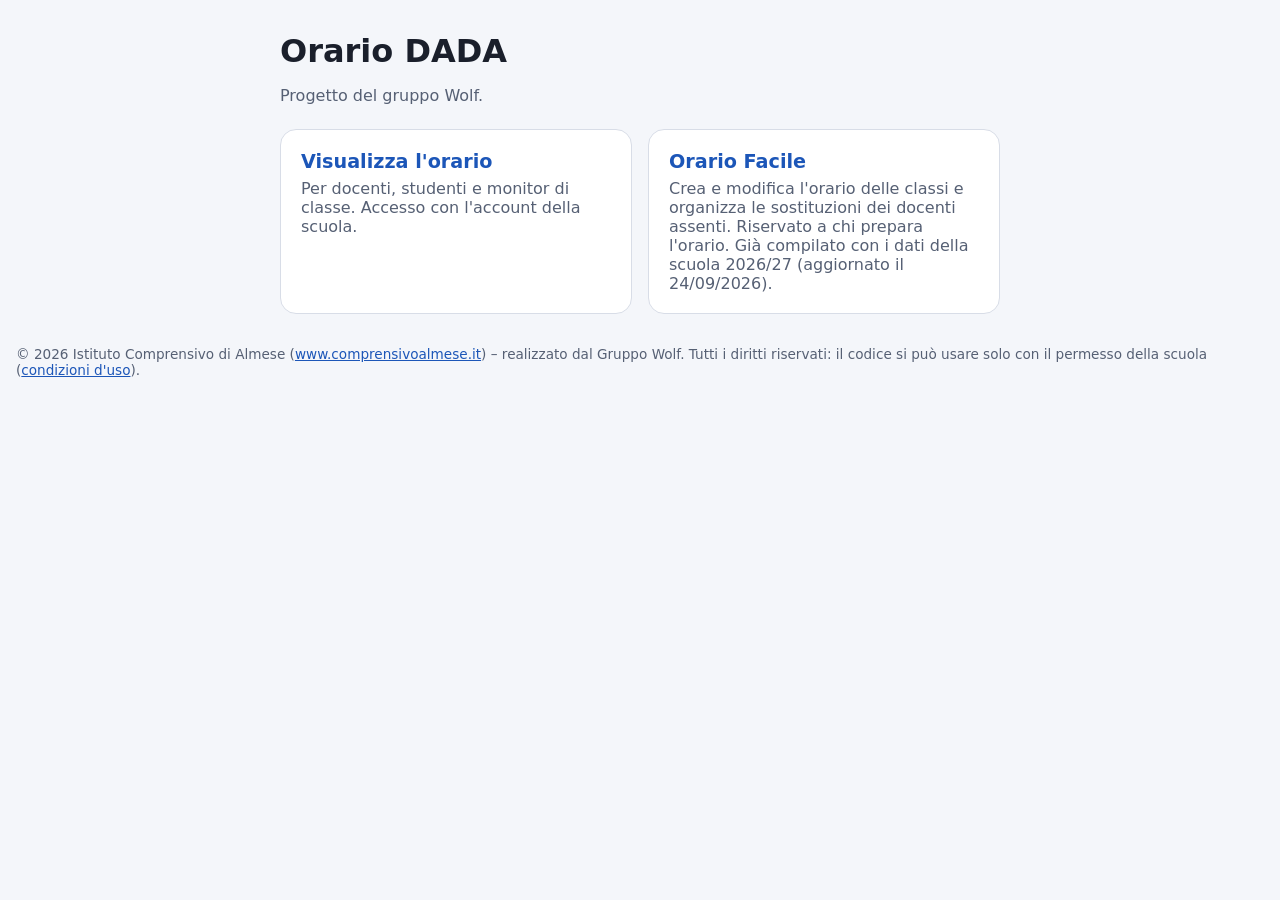
<file: index.html>
<!doctype html>
<!-- © 2026 Istituto Comprensivo di Almese (www.comprensivoalmese.it) – realizzato dal Gruppo Wolf.
     Tutti i diritti riservati: nessun uso senza permesso scritto della scuola (vedi LICENZA.md) -->
<html lang="it">
<head>
  <meta charset="utf-8">
  <meta name="viewport" content="width=device-width, initial-scale=1">
  <title>iclaudecanti – Orario DADA</title>
  <link rel="icon" href="app/icone/icona.svg" type="image/svg+xml">
  <!-- Icona per iPhone/iPad quando si usa "Aggiungi alla schermata Home" (Apple non legge l'SVG) -->
  <link rel="apple-touch-icon" sizes="180x180" href="app/icone/apple-touch-icon.png">
  <style>
    :root { --sfondo: #f4f6fa; --scheda: #fff; --testo: #1a1f2b; --tenue: #566074; --primario: #1c56b8; --bordo: #d8dde7; }
    @media (prefers-color-scheme: dark) {
      :root { --sfondo: #11151c; --scheda: #1a2029; --testo: #e8ecf3; --tenue: #a3adbf; --primario: #7fa8f5; --bordo: #313a48; }
    }
    body { font-family: system-ui, sans-serif; margin: 0; padding: 32px 16px; background: var(--sfondo); color: var(--testo); }
    main { max-width: 720px; margin: 0 auto; }
    h1 { margin: 0 0 4px; }
    p { color: var(--tenue); }
    .schede { display: grid; gap: 16px; grid-template-columns: repeat(auto-fit, minmax(260px, 1fr)); margin-top: 24px; }
    /* Ogni scheda è un link grande, comodo da toccare */
    .scheda { display: block; padding: 20px; border-radius: 16px; background: var(--scheda); border: 1px solid var(--bordo); color: inherit; text-decoration: none; }
    .scheda:hover, .scheda:focus-visible { border-color: var(--primario); }
    .scheda strong { display: block; font-size: 1.2rem; color: var(--primario); margin-bottom: 6px; }
    .scheda span { color: var(--tenue); }
    .crediti { margin-top: 32px; font-size: .85rem; }
    .crediti a { color: var(--primario); }
  </style>
</head>
<body>
  <main>
    <h1>Orario DADA</h1>
    <p>Progetto del gruppo Wolf.</p>
    <div class="schede">
      <a class="scheda" href="app/">
        <strong>Visualizza l'orario</strong>
        <span>Per docenti, studenti e monitor di classe. Accesso con l'account della scuola.</span>
      </a>
      <a class="scheda" href="orario-facile/">
        <strong>Orario Facile</strong>
        <span>Crea e modifica l'orario delle classi e organizza le sostituzioni dei docenti assenti. Riservato a chi prepara l'orario. Già compilato con i dati della scuola 2026/27 (aggiornato il 24/09/2026).</span>
      </a>
    </div>
  </main>
  <!-- Copyright e condizioni d'uso del codice (vedi LICENZA.md) -->
  <footer class="crediti">
    <p>© 2026 Istituto Comprensivo di Almese
      (<a href="https://www.comprensivoalmese.it">www.comprensivoalmese.it</a>) – realizzato dal Gruppo Wolf.
      Tutti i diritti riservati: il codice si può usare solo con il permesso della scuola
      (<a href="https://github.com/alessandrotrino-creator/iclaudecanti/blob/main/LICENZA.md">condizioni d'uso</a>).</p>
  </footer>
</body>
</html>
</file>
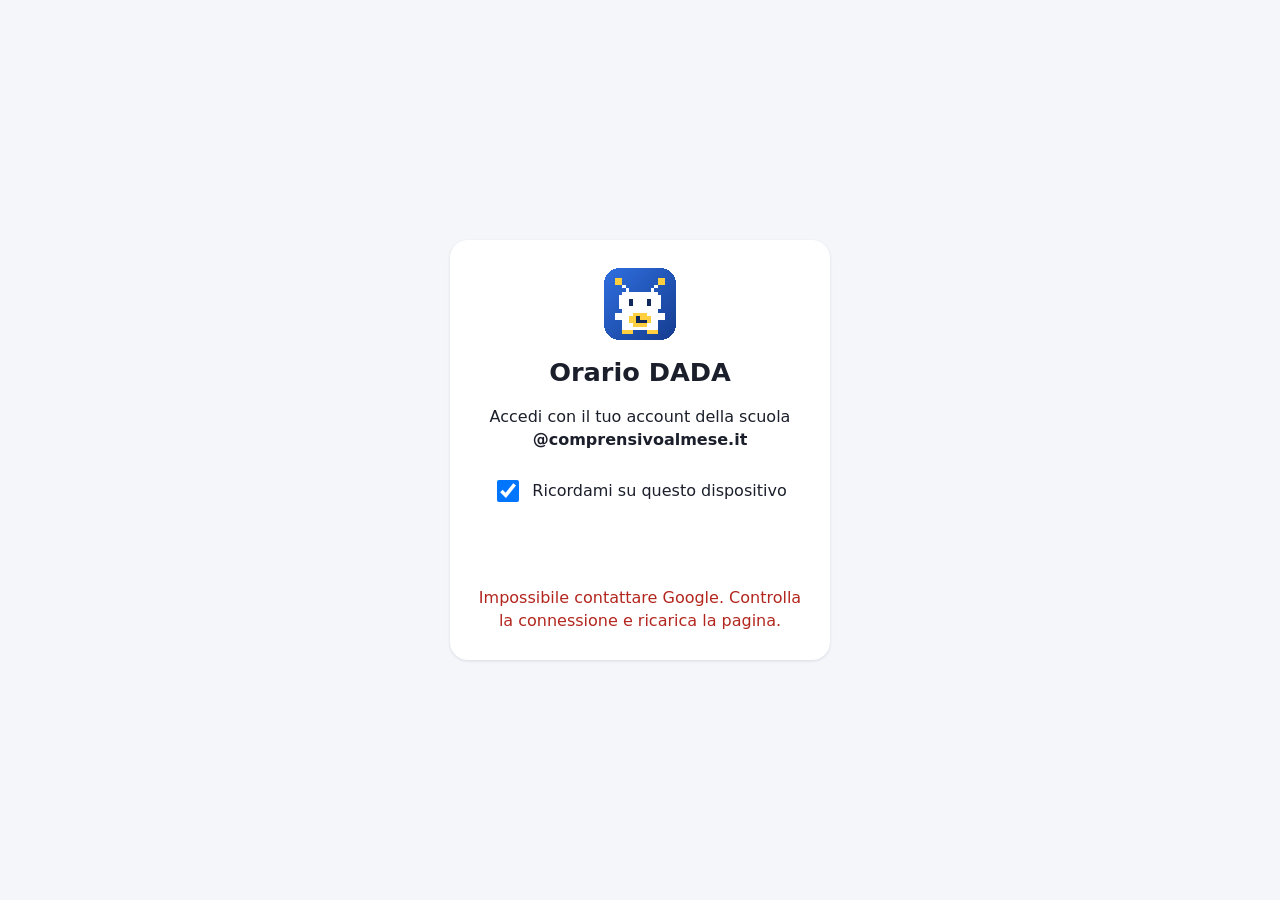
<file: app/index.html>
<!doctype html>
<!-- © 2026 Istituto Comprensivo di Almese (www.comprensivoalmese.it) – realizzato dal Gruppo Wolf.
     Tutti i diritti riservati: nessun uso senza permesso scritto della scuola (vedi LICENZA.md) -->
<html lang="it">
<head>
  <meta charset="utf-8">
  <meta name="viewport" content="width=device-width, initial-scale=1, viewport-fit=cover">
  <title>Orario DADA</title>
  <meta name="description" content="Orario delle lezioni: classi, docenti e aule.">
  <meta name="theme-color" content="#1c56b8">
  <!-- Installazione come app (Android, Windows, iPhone/iPad) -->
  <link rel="manifest" href="manifest.webmanifest">
  <link rel="icon" href="icone/icona.svg" type="image/svg+xml">
  <link rel="apple-touch-icon" sizes="180x180" href="icone/apple-touch-icon.png">
  <meta name="apple-mobile-web-app-capable" content="yes">
  <meta name="mobile-web-app-capable" content="yes">
  <meta name="apple-mobile-web-app-title" content="Orario">
  <meta name="apple-mobile-web-app-status-bar-style" content="default">
  <link rel="stylesheet" href="css/app.css">
  <link rel="stylesheet" href="css/brief.css">
  <link rel="stylesheet" href="css/campanella.css">
  <link rel="stylesheet" href="css/barra.css">
  <link rel="stylesheet" href="css/smart.css">
  <link rel="stylesheet" href="css/menu.css">
  <!-- Impostazioni e tema prima della pagina, per non vedere un lampo di colore sbagliato -->
  <script src="js/config.js"></script>
  <script src="js/tema.js"></script>
</head>
<body>
  <a class="salta" href="#contenuto">Vai all'orario</a>

  <!-- Caricamento: il robottino a pixel (la mascotte dell'app, come nell'icona) dondola mentre l'app si prepara.
       È disegnato qui dentro, così compare subito senza aspettare altri file. In caso di errore
       app.js sostituisce il contenuto con il messaggio e il pulsante "Riprova".
       Le misure sono in quadretti (griglia 16×16, la stessa di icone/icona.svg). -->
  <div id="caricamento" class="caricamento" role="status">
    <svg class="robot-caricamento" viewBox="-1.5 -1.5 19 19.5" shape-rendering="crispEdges" aria-hidden="true" focusable="false">
      <ellipse class="robot-ombra" cx="8" cy="16.9" rx="5.5" ry=".5"/>
      <g class="robot-tutto">
        <!-- antenne: le palline gialle pulsano -->
        <rect x="3" y="2" width="1" height="1" fill="#fff"/>
        <rect x="12" y="2" width="1" height="1" fill="#fff"/>
        <rect x="4" y="3" width="1" height="1" fill="#fff"/>
        <rect x="11" y="3" width="1" height="1" fill="#fff"/>
        <rect class="robot-luce" x="1" y="0" width="2" height="2" fill="#ffcf3f"/>
        <rect class="robot-luce" x="13" y="0" width="2" height="2" fill="#ffcf3f"/>
        <!-- corpo, con le braccine -->
        <rect x="3" y="4" width="10" height="1" fill="#fff"/>
        <rect x="2" y="5" width="12" height="4" fill="#fff"/>
        <rect x="3" y="9" width="10" height="1" fill="#fff"/>
        <rect x="1" y="10" width="14" height="2" fill="#fff"/>
        <rect x="3" y="12" width="10" height="3" fill="#fff"/>
        <!-- occhi a stanghetta: sbattono le palpebre -->
        <g class="robot-occhi">
          <rect x="5" y="6" width="1" height="2" fill="#10275a"/>
          <rect x="10" y="6" width="1" height="2" fill="#10275a"/>
        </g>
        <!-- orologio sulla pancia: la lancetta lunga gira -->
        <rect x="6" y="10" width="4" height="1" fill="#ffcf3f"/>
        <rect x="5" y="11" width="6" height="2" fill="#ffcf3f"/>
        <rect x="6" y="13" width="4" height="1" fill="#ffcf3f"/>
        <rect x="7" y="12" width="3" height="1" fill="#10275a"/>
        <rect class="robot-lancetta" x="7" y="11" width="1" height="1.5" fill="#10275a"/>
        <!-- piedi -->
        <rect x="3" y="15" width="3" height="1" fill="#ffcf3f"/>
        <rect x="10" y="15" width="3" height="1" fill="#ffcf3f"/>
      </g>
    </svg>
    <p class="testo-caricamento">Preparo l'orario<span class="puntini" aria-hidden="true"><span>.</span><span>.</span><span>.</span></span></p>
  </div>

  <!-- ===== Schermata di accesso ===== -->
  <main id="schermataAccesso" class="accesso" hidden aria-labelledby="titoloAccesso">
    <div class="scheda-accesso">
      <img src="icone/icona.svg" alt="" width="72" height="72">
      <h1 id="titoloAccesso">Orario DADA</h1>
      <p>Accedi con il tuo account della scuola <strong id="dominioAccesso"></strong></p>

      <label class="ricordami">
        <input type="checkbox" id="ricordami" checked>
        Ricordami su questo dispositivo
      </label>

      <!-- Qui Google disegna il pulsante "Accedi con Google" -->
      <div id="pulsanteGoogle" class="pulsante-google"></div>

      <!-- Modalità dimostrativa: si vede solo se manca l'ID client di Google in config.js -->
      <form id="moduloDemo" class="modulo-demo" hidden novalidate>
        <p class="avviso-demo"><strong>Modalità dimostrativa.</strong> L'accesso con Google non è ancora configurato: l'indirizzo non viene verificato.</p>
        <label for="emailDemo">Email della scuola</label>
        <input type="email" id="emailDemo" autocomplete="email" inputmode="email" required>
        <button type="submit" class="pulsante primario">Entra</button>
      </form>

      <p id="erroreAccesso" class="errore" role="alert"></p>
    </div>
  </main>

  <!-- ===== App ===== -->
  <div id="app" hidden>
    <header class="barra">
      <button type="button" id="btnHome" class="marchio" aria-label="Torna alla schermata iniziale">
        <img src="icone/icona.svg" alt="" width="32" height="32">
        <span class="testo-marchio">
          <span class="nome-app">Orario</span>
          <span id="infoScuola" class="info-scuola"></span>
        </span>
      </button>
      <span id="titoloMonitor" class="titolo-monitor"></span>
      <div class="azioni-barra">
        <span id="orologio" class="orologio"></span>
        <!-- Campanella: apre le impostazioni del suono; quando è attiva il tasto è acceso (giallo) -->
        <button type="button" id="btnCampanella" class="pulsante-campanella" aria-haspopup="true" aria-expanded="false" aria-controls="pannelloCampanella" aria-label="Campanella spenta: attivala">
          <svg viewBox="0 0 24 24" aria-hidden="true" focusable="false"><path fill="currentColor" d="M12 22a2.5 2.5 0 0 0 2.45-2h-4.9A2.5 2.5 0 0 0 12 22zm7-6v-5a7 7 0 0 0-5.5-6.84V3.5a1.5 1.5 0 0 0-3 0v.66A7 7 0 0 0 5 11v5l-2 2v1h18v-1z"/></svg>
        </button>
        <!-- Apre/chiude la vista "In breve" (la giornata a schede) -->
        <button type="button" id="btnBreve" class="pulsante pulsante-breve" aria-pressed="false" aria-controls="vistaBreve">
          <svg viewBox="0 0 16 16" aria-hidden="true" focusable="false"><path fill="currentColor" d="M2 2h5v5H2zM9 2h5v3H9zM9 7h5v7H9zM2 9h5v5H2z"/></svg>
          <span class="testo-tasto">In breve</span>
        </button>
        <!-- Sui telefoni questi tasti mostrano solo l'icona: la scritta resta per i lettori di schermo (css/barra.css) -->
        <!-- "Il mio orario": tasto come "Oggi"; apre la vista "In breve" con la giornata del docente che ha fatto l'accesso -->
        <button type="button" id="btnMioOrario" class="pulsante tasto-icona" title="Il mio orario" aria-pressed="false" aria-controls="vistaBreve" hidden>
          <svg class="icona-telefono" viewBox="0 0 24 24" aria-hidden="true" focusable="false"><path fill="currentColor" d="M12 12a5 5 0 1 0 0-10 5 5 0 0 0 0 10zm0 2c-4.4 0-8 2.2-8 5v3h16v-3c0-2.8-3.6-5-8-5z"/></svg>
          <span class="testo-tasto">Il mio orario</span>
        </button>
        <!-- Nomi veri dei docenti, dal file riservato su Google Drive (js/nomi.js): solo per chi ha accesso al file -->
        <button type="button" id="btnNomi" class="pulsante" aria-pressed="false" title="Mostra i nomi dei docenti al posto dei codici (DOC01…)">👁 Nomi</button>
        <button type="button" id="btnOggi" class="pulsante tasto-icona" title="Oggi">
          <svg class="icona-telefono" viewBox="0 0 24 24" aria-hidden="true" focusable="false"><path fill="currentColor" d="M7 2v2H5a2 2 0 0 0-2 2v14a2 2 0 0 0 2 2h14a2 2 0 0 0 2-2V6a2 2 0 0 0-2-2h-2V2h-2v2H9V2H7zM5 10h14v10H5V10zm2 2v4h4v-4H7z"/></svg>
          <span class="testo-tasto">Oggi</span>
        </button>
        <button type="button" id="btnUtente" class="pulsante-utente" aria-haspopup="true" aria-expanded="false" aria-controls="menu"></button>
      </div>
      <!-- Menu dell'utente (tabindex="-1": può ricevere il focus quando si apre, senza entrare nell'ordine del tasto Tab) -->
      <div id="menu" class="menu" tabindex="-1" aria-label="Menu utente" hidden>
        <p class="utente"><strong id="nomeUtente"></strong><br><span id="emailUtente"></span></p>
        <!-- Le voci sono divise in gruppi con un titolo; tutte hanno la stessa forma: icona + testo (css/menu.css) -->
        <div class="sezione-menu" role="group" aria-labelledby="titoloImpostazioni">
        <p class="titolo-sezione" id="titoloImpostazioni">Impostazioni</p>
        <label for="sceltaMonitor">Uso di questo dispositivo:</label>
        <select id="sceltaMonitor"></select>
        <!-- Compare solo per lo schermo all'ingresso -->
        <div id="gruppoRotazione" class="gruppo-menu" hidden>
          <!-- L'utente sceglie liberamente ogni quanti secondi cambiano le viste -->
          <label for="sceltaSecondi">Cambia vista ogni quanti secondi? (da 5 a 600)</label>
          <div class="campo-secondi">
            <button type="button" id="menoSecondi" class="pulsante" aria-label="5 secondi in meno">−</button>
            <input type="number" id="sceltaSecondi" min="5" max="600" step="1" inputmode="numeric">
            <span aria-hidden="true">secondi</span>
            <button type="button" id="piuSecondi" class="pulsante" aria-label="5 secondi in più">+</button>
          </div>
          <p id="esitoSecondi" class="esito-secondi" role="status"></p>
        </div>
        <label for="sceltaTema">Tema:</label>
        <select id="sceltaTema">
          <option value="dispositivo">Come il dispositivo</option>
          <option value="chiaro">Chiaro</option>
          <option value="scuro">Scuro</option>
          <option value="ora" id="opzioneTemaOra">Secondo l'ora</option>
        </select>
        <!-- Compare solo se su questo dispositivo c'è un orario preparato con Orario Facile -->
        <div id="gruppoFonte" class="gruppo-menu" hidden>
          <label for="sceltaFonte">Orario da mostrare:</label>
          <select id="sceltaFonte">
            <option value="bozza">Bozza di Orario Facile (questo dispositivo)</option>
            <option value="pubblicato">Orario pubblicato</option>
          </select>
        </div>
        </div>

        <div class="sezione-menu" role="group" aria-labelledby="titoloVociOrario">
          <p class="titolo-sezione" id="titoloVociOrario">Orario</p>
          <button type="button" id="btnRicarica" class="voce-menu">
            <svg class="icona-voce" viewBox="0 0 24 24" aria-hidden="true" focusable="false"><path fill="currentColor" d="M17.65 6.35A7.95 7.95 0 0 0 12 4a8 8 0 1 0 7.73 10h-2.08A6 6 0 1 1 12 6c1.66 0 3.14.69 4.22 1.78L13 11h7V4l-2.35 2.35z"/></svg>
            <span class="testo-voce">Aggiorna l'orario</span></button>
          <!-- come il pulsante «Nomi» della barra, che sugli schermi stretti è nascosto per mancanza di spazio -->
          <button type="button" id="btnNomiMenu" class="voce-menu">
            <svg class="icona-voce" viewBox="0 0 24 24" aria-hidden="true" focusable="false"><path fill="currentColor" d="M12 5c-5 0-9 4.5-10 7 1 2.5 5 7 10 7s9-4.5 10-7c-1-2.5-5-7-10-7zm0 11a4 4 0 1 1 0-8 4 4 0 0 1 0 8zm0-6a2 2 0 1 0 0 4 2 2 0 0 0 0-4z"/></svg>
            <span class="testo-voce">Mostra i nomi dei docenti</span></button>
          <button type="button" id="btnSchermoIntero" class="voce-menu">
            <svg class="icona-voce" viewBox="0 0 24 24" aria-hidden="true" focusable="false"><path fill="currentColor" d="M4 4h6v2H6v4H4V4zm10 0h6v6h-2V6h-4V4zM4 14h2v4h4v2H4v-6zm14 0h2v6h-6v-2h4v-4z"/></svg>
            <span class="testo-voce">Schermo intero</span></button>
        </div>

        <!-- Solo per chi può modificare l'orario: se tutte le voci sono nascoste sparisce anche il titolo -->
        <div class="sezione-menu" role="group" aria-labelledby="titoloGestione">
          <p class="titolo-sezione" id="titoloGestione">Gestione</p>
          <a id="linkOrarioFacile" class="voce-menu" href="../orario-facile/" target="orariofacile">
            <svg class="icona-voce" viewBox="0 0 24 24" aria-hidden="true" focusable="false"><path fill="currentColor" d="M3 17.25V21h3.75L17.8 9.94l-3.75-3.75L3 17.25zM20.7 7.04a1 1 0 0 0 0-1.41l-2.34-2.34a1 1 0 0 0-1.41 0l-1.83 1.83 3.75 3.75 1.83-1.83z"/></svg>
            <span class="testo-voce">Modifica in Orario Facile</span></a>
          <!-- Apre direttamente la scheda Sostituzioni di Orario Facile (come sopra: solo per chi può modificare) -->
          <a id="linkSostituzioni" class="voce-menu" href="../orario-facile/#sostituzioni" target="orariofacile">
            <svg class="icona-voce" viewBox="0 0 24 24" aria-hidden="true" focusable="false"><path fill="currentColor" d="M16 11a3 3 0 1 0 0-6 3 3 0 0 0 0 6zm-8 0a3 3 0 1 0 0-6 3 3 0 0 0 0 6zm0 2c-2.7 0-8 1.3-8 4v2h10v-2c0-1.3.5-2.3 1.4-3.1A12 12 0 0 0 8 13zm8 0c-.3 0-.7 0-1.1.1 1.2.8 2.1 1.9 2.1 3.4V19h7v-2c0-2.7-5.3-4-8-4z"/></svg>
            <span class="testo-voce">Sostituzioni docenti</span></a>
          <!-- Versione semplice e rapida delle sostituzioni, dentro l'app (js/smart.js): solo per chi è autorizzato -->
          <button type="button" id="btnSostSmart" class="voce-menu" hidden>
            <svg class="icona-voce" viewBox="0 0 24 24" aria-hidden="true" focusable="false"><path fill="currentColor" d="M13 2 4 14h6l-1 8 9-12h-6l1-8z"/></svg>
            <span class="testo-voce">Sostituzioni smart</span></button>
          <!-- Cambi d'aula di un giorno (stessa pagina di "Sostituzioni smart", modalità 'cambi'): solo per chi è autorizzato -->
          <button type="button" id="btnCambiAula" class="voce-menu" hidden>
            <svg class="icona-voce" viewBox="0 0 24 24" aria-hidden="true" focusable="false"><path fill="currentColor" d="M7 7h11.2l-3.6-3.6L16 2l6 6-6 6-1.4-1.4 3.6-3.6H7V7zm10 10H5.8l3.6 3.6L8 22l-6-6 6-6 1.4 1.4L5.8 15H17v2z"/></svg>
            <span class="testo-voce">Cambi d'aula</span></button>
        </div>

        <div class="sezione-menu" role="group" aria-labelledby="titoloApp">
          <p class="titolo-sezione" id="titoloApp">App</p>
          <!-- Manuale per chi consulta l'orario (manuale.html): si apre al posto dell'app, «Chiudi manuale» riporta qui -->
          <a id="linkManuale" class="voce-menu" href="manuale.html">
            <svg class="icona-voce" viewBox="0 0 24 24" aria-hidden="true" focusable="false"><path fill="currentColor" d="M18 2H6a2 2 0 0 0-2 2v16a2 2 0 0 0 2 2h12a2 2 0 0 0 2-2V4a2 2 0 0 0-2-2zM6 4h5v8l-2.5-1.5L6 12V4z"/></svg>
            <span class="testo-voce">Manuale d'uso</span></a>
          <button type="button" id="btnCondividi" class="voce-menu">
            <svg class="icona-voce" viewBox="0 0 24 24" aria-hidden="true" focusable="false"><path fill="currentColor" d="M18 16a3 3 0 0 0-2.4 1.2l-6.7-3.4a3 3 0 0 0 0-1.6l6.7-3.4A3 3 0 1 0 15 7c0 .3 0 .5.1.8L8.4 11.2a3 3 0 1 0 0 4.6l6.7 3.4c-.1.3-.1.5-.1.8a3 3 0 1 0 3-3z"/></svg>
            <span class="testo-voce">Condividi l'app con i colleghi</span></button>
          <!-- Nascosto se l'app è già installata -->
          <button type="button" id="btnInstalla" class="voce-menu installa">
            <svg class="icona-voce" viewBox="0 0 24 24" aria-hidden="true" focusable="false"><path fill="currentColor" d="M5 20h14v-2H5v2zM19 9h-4V3H9v6H5l7 7 7-7z"/></svg>
            <span class="testo-voce">Installa l'app su questo dispositivo</span></button>
        </div>

        <button type="button" id="btnEsci" class="voce-menu voce-esci">
          <svg class="icona-voce" viewBox="0 0 24 24" aria-hidden="true" focusable="false"><path fill="currentColor" d="M10 17l1.4-1.4L8.8 13H20v-2H8.8l2.6-2.6L10 7l-5 5 5 5zM4 5h8V3H4a2 2 0 0 0-2 2v14a2 2 0 0 0 2 2h8v-2H4V5z"/></svg>
          <span class="testo-voce">Esci</span></button>
      </div>
      <!-- Pannello della campanella (lo gestisce js/campanella.js) -->
      <div id="pannelloCampanella" class="menu pannello-campanella" tabindex="-1" role="dialog" aria-labelledby="titoloCampanella" hidden>
        <div class="riga-campanella">
          <h2 id="titoloCampanella">Campanella</h2>
          <button type="button" id="chiudiCampanella" class="pulsante leggero" aria-label="Chiudi le impostazioni della campanella">✕</button>
        </div>
        <label class="interruttore">
          <input type="checkbox" id="campanellaAttiva">
          <span>Suona agli orari della campanella</span>
        </label>
        <fieldset class="gruppo-campanella">
          <legend>Quando suonare</legend>
          <label><input type="radio" name="modoCampanella" value="cambio"> Al cambio d'ora</label>
          <label><input type="radio" name="modoCampanella" value="prima"> Qualche minuto prima</label>
          <label><input type="radio" name="modoCampanella" value="entrambi"> Entrambi</label>
        </fieldset>
        <label for="minutiCampanella">Quanti minuti prima:</label>
        <select id="minutiCampanella">
          <option value="1">1 minuto</option>
          <option value="2">2 minuti</option>
          <option value="3">3 minuti</option>
          <option value="5">5 minuti</option>
          <option value="10">10 minuti</option>
        </select>
        <label class="interruttore" id="gruppoSchermoCampanella">
          <input type="checkbox" id="schermoCampanella">
          <span>Tieni acceso lo schermo (consuma più batteria)</span>
        </label>
        <div class="prove-campanella">
          <button type="button" id="provaCampanella" class="pulsante">🔔 Prova campanella</button>
          <button type="button" id="provaPreavviso" class="pulsante">Prova preavviso</button>
        </div>
        <p id="avvisoAudioCampanella" class="avviso-campanella" hidden>Tocca un punto qualsiasi dello schermo per abilitare il suono.</p>
        <p id="prossimoCampanella" class="nota-campanella" role="status"></p>
        <p id="statoCampanella" class="nota-campanella"></p>
        <p class="nota-campanella">Suona solo con l'app aperta sullo schermo e il volume alzato (su iPhone disattiva anche il silenzioso). Orari presi da <code>dati/campanella.json</code>.</p>
      </div>
    </header>

    <!-- Modifiche dell'ultimo minuto all'orario della giornata (lo disegna app.js con js/modifiche.js) -->
    <section id="modifiche" class="modifiche" role="alert" aria-labelledby="titoloModifiche" hidden></section>

    <!-- Vista "In breve": la disegna js/brief.js quando si preme il tasto -->
    <section id="vistaBreve" class="vista-breve" tabindex="-1" aria-labelledby="titoloBreve" hidden></section>

    <!-- Pagina "Sostituzioni smart": la disegna js/smart.js (stile a schede come "In breve") -->
    <section id="vistaSmart" class="vista-breve vista-smart" tabindex="-1" aria-labelledby="titoloSmart" hidden></section>

    <!-- Scelta di cosa vedere -->
    <nav class="controlli" aria-label="Scelta della visualizzazione">
      <div class="riga-controlli">
        <div class="gruppo-colonne" role="group" aria-labelledby="etichettaColonne">
          <span id="etichettaColonne" class="etichetta-controllo">In colonna</span>
          <div class="segmenti">
            <button type="button" data-colonne="classe" aria-pressed="false">Classi</button>
            <button type="button" data-colonne="docente" aria-pressed="false">Docenti</button>
            <button type="button" data-colonne="aula" aria-pressed="false">Aule</button>
            <button type="button" data-colonne="giorno" aria-pressed="false">Settimana</button>
          </div>
        </div>
        <div class="filtri" role="group" aria-label="Filtri">
          <label>Classe <select id="filtro-classe"></select></label>
          <label>Docente <select id="filtro-docente"></select></label>
          <label>Aula <select id="filtro-aula"></select></label>
          <button type="button" id="btnAzzera" class="pulsante leggero">Azzera filtri</button>
        </div>
      </div>
      <div id="giorni" class="giorni" role="group" aria-label="Giorno"></div>
    </nav>

    <main id="contenuto" tabindex="-1">
      <div id="adesso" class="adesso" aria-live="polite" hidden></div>
      <!-- Schermo all'ingresso: quale vista si sta vedendo e quanto manca alla prossima (la disegna js/ingresso.js) -->
      <div id="indicatoreIngresso" class="indicatore-ingresso" hidden></div>
      <p id="avviso" class="avviso" role="status" hidden></p>
      <div id="contenitoreTabella" class="contenitore-tabella" tabindex="0" role="region" aria-labelledby="didascalia">
        <table id="tabella" class="tabella-orario"></table>
      </div>
    </main>
    <footer id="piede" class="piede"></footer>
  </div>

  <!-- Istruzioni per installare l'app quando il browser non lo fa da solo (es. iPhone) -->
  <!-- LIM: all'intervallo mostra a tutto schermo dove vanno le classi nell'ora dopo (la disegna js/intervallo.js) -->
  <div id="schermataIntervallo" class="schermata-intervallo" role="dialog" aria-modal="true" aria-labelledby="titoloIntervallo" hidden></div>

  <dialog id="finestraInstalla" class="finestra" aria-labelledby="titoloInstalla">
    <h2 id="titoloInstalla">Installa l'app</h2>
    <div id="istruzioniInstalla"></div>
    <button type="button" id="btnChiudiInstalla" class="pulsante primario">Ho capito</button>
  </dialog>

  <!-- QR code e link per far installare l'app ai colleghi -->
  <dialog id="finestraCondividi" class="finestra finestra-condividi" aria-labelledby="titoloCondividi">
    <h2 id="titoloCondividi">Condividi l'app</h2>
    <p>Fai inquadrare il codice con la fotocamera del telefono. Una volta aperta l'app: menu → <strong>Installa l'app</strong>.</p>
    <img id="qrApp" class="qr-app" src="icone/qr-app.svg" width="320" height="320" alt="">
    <p class="indirizzo-app"><span id="indirizzoApp"></span></p>
    <div class="azioni-finestra">
      <button type="button" id="btnCondividiLink" class="pulsante" hidden>Condividi…</button>
      <button type="button" id="btnCopiaLink" class="pulsante">Copia link</button>
    </div>
    <p id="esitoCondividi" class="esito" role="status"></p>
    <button type="button" id="btnChiudiCondividi" class="pulsante primario">Chiudi</button>
  </dialog>

  <script src="js/dati.js"></script>
  <script src="js/accesso.js"></script>
  <script src="js/ruoli.js"></script>
  <script src="js/nomi.js"></script>
  <script src="js/supplenze.js"></script>
  <script src="js/viste.js"></script>
  <script src="js/brief.js"></script>
  <script src="js/smart.js"></script>
  <script src="js/ingresso.js"></script>
  <script src="js/intervallo.js"></script>
  <script src="js/modifiche.js"></script>
  <script src="js/storie.js"></script>
  <script src="js/campanella.js"></script>
  <script src="js/installa.js"></script>
  <script src="js/condividi.js"></script>
  <script src="js/app.js"></script>
</body>
</html>
</file>
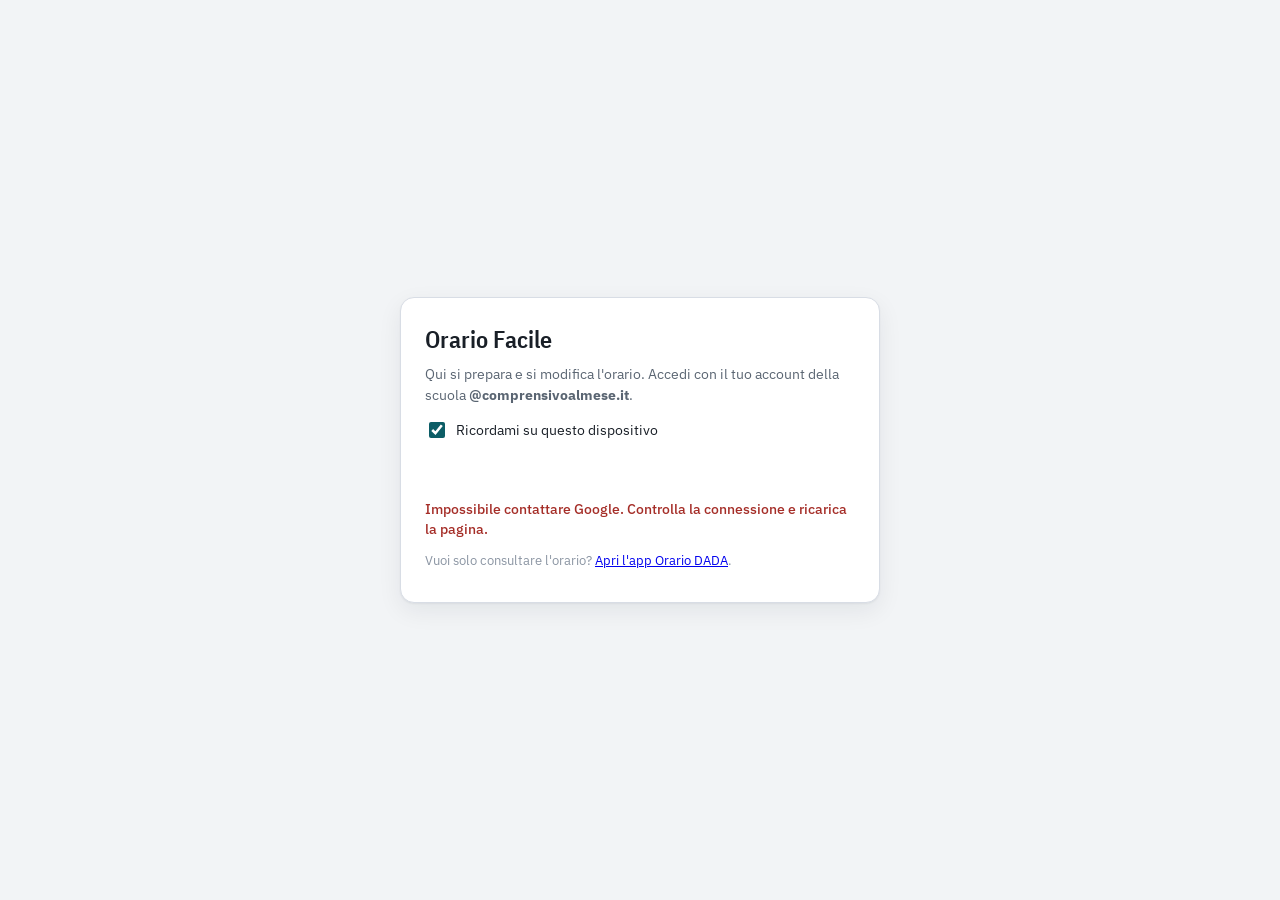
<file: orario-facile/index.html>
<!doctype html>
<!-- © 2026 Istituto Comprensivo di Almese (www.comprensivoalmese.it) – realizzato dal Gruppo Wolf.
     Tutti i diritti riservati: nessun uso senza permesso scritto della scuola (vedi LICENZA.md) -->
<html lang="it">
<head>
<meta charset="utf-8">
<meta name="viewport" content="width=device-width, initial-scale=1, viewport-fit=cover">

<style>
:root{color-scheme:light dark;padding-top:env(safe-area-inset-top,0px);padding-bottom:env(safe-area-inset-bottom,0px)}
html,body{margin:0}
img{max-width:100%}
[hidden]{display:none!important}
</style>
<title>Orario Facile</title>
<!-- Icona per iPhone/iPad ("Aggiungi alla schermata Home") -->
<link rel="apple-touch-icon" sizes="180x180" href="../app/icone/apple-touch-icon.png">
<link rel="preconnect" href="https://fonts.googleapis.com">
<link rel="preconnect" href="https://fonts.gstatic.com" crossorigin>
<link rel="stylesheet" href="https://fonts.googleapis.com/css2?family=IBM+Plex+Sans:wght@400;500;600&family=IBM+Plex+Sans+Condensed:wght@600&display=swap">
<!-- stile della scheda Sostituzioni (i suoi file stanno nella cartella sostituzioni/) -->
<link rel="stylesheet" href="../sostituzioni/css/sostituzioni.css">
<!-- Porta d'ingresso: entra solo chi può modificare l'orario (vedi porta.js e ../app/js/ruoli.js) -->
<link rel="stylesheet" href="porta.css">
<script src="../app/js/config.js"></script>
<script src="../app/js/accesso.js"></script>
<script src="../app/js/ruoli.js"></script>
<script src="../app/js/nomi.js"></script>
<script src="porta.js"></script>
<style>
:root{
  --bg:#f2f4f6; --surface:#ffffff; --surface-2:#e9ecf1; --surface-3:#f7f8fa;
  --line:#d8dde5; --line-2:#bcc4d0;
  --text:#191f27; --text-2:#5a6572; --text-3:#8b95a3;
  --accent:#0c5d66; --accent-2:#094950; --accent-soft:#d6ebed; --accent-ink:#ffffff;
  --ok:#2c7a4f; --ok-soft:#dcf0e3;
  --warn:#8d5a0c; --warn-soft:#fbeed3;
  --bad:#a52e28; --bad-soft:#fae0de;
  --les-s:58%; --les-l:91%; --les-ts:52%; --les-tl:25%; --les-bs:48%; --les-bl:60%;
  --r:10px; --r-sm:6px;
  --shadow:0 1px 2px rgba(17,24,39,.05), 0 8px 24px rgba(17,24,39,.07);
  --font:'IBM Plex Sans', system-ui, -apple-system, Segoe UI, Roboto, sans-serif;
  --font-c:'IBM Plex Sans Condensed','IBM Plex Sans', system-ui, sans-serif;
}
@media (prefers-color-scheme: dark){
  :root:not([data-theme="light"]){
    --bg:#12151a; --surface:#1a1e25; --surface-2:#232830; --surface-3:#1e232a;
    --line:#2e343e; --line-2:#3d4652;
    --text:#e8ecf1; --text-2:#a3adba; --text-3:#7b8593;
    --accent:#3fb0aa; --accent-2:#63c7c1; --accent-soft:#12383a; --accent-ink:#06211f;
    --ok:#6ec08c; --ok-soft:#183025;
    --warn:#e0ac5c; --warn-soft:#3a2d15;
    --bad:#ef8a83; --bad-soft:#3b1f1d;
    --les-s:34%; --les-l:22%; --les-ts:62%; --les-tl:84%; --les-bs:40%; --les-bl:45%;
    --shadow:0 1px 2px rgba(0,0,0,.4), 0 8px 24px rgba(0,0,0,.35);
  }
}
:root[data-theme="dark"]{
  --bg:#12151a; --surface:#1a1e25; --surface-2:#232830; --surface-3:#1e232a;
  --line:#2e343e; --line-2:#3d4652;
  --text:#e8ecf1; --text-2:#a3adba; --text-3:#7b8593;
  --accent:#3fb0aa; --accent-2:#63c7c1; --accent-soft:#12383a; --accent-ink:#06211f;
  --ok:#6ec08c; --ok-soft:#183025;
  --warn:#e0ac5c; --warn-soft:#3a2d15;
  --bad:#ef8a83; --bad-soft:#3b1f1d;
  --les-s:34%; --les-l:22%; --les-ts:62%; --les-tl:84%; --les-bs:40%; --les-bl:45%;
  --shadow:0 1px 2px rgba(0,0,0,.4), 0 8px 24px rgba(0,0,0,.35);
}
*{box-sizing:border-box}
body{margin:0;background:var(--bg);color:var(--text);font-family:var(--font);font-size:14px;line-height:1.45;-webkit-text-size-adjust:100%}
h1,h2,h3{margin:0;font-weight:600;text-wrap:balance}
p{margin:0 0 .6em}
button,input,select,textarea{font:inherit;color:inherit}
:focus-visible{outline:2px solid var(--accent);outline-offset:2px}

/* ---------- chrome ---------- */
.topbar{position:sticky;top:env(safe-area-inset-top,0px);z-index:40;display:flex;flex-wrap:wrap;gap:12px;align-items:center;
  padding:10px 16px;background:var(--surface);border-bottom:1px solid var(--line)}
.brand{display:flex;align-items:baseline;gap:10px;min-width:0;flex:1}
.brand h1{font-family:var(--font-c);font-size:19px;letter-spacing:.2px}
.brand .mark{display:inline-grid;place-items:center;width:26px;height:26px;border-radius:7px;background:var(--accent);color:var(--accent-ink);
  font-family:var(--font-c);font-size:15px;align-self:center}
.brand .sub{color:var(--text-3);font-size:12.5px;white-space:nowrap;overflow:hidden;text-overflow:ellipsis}
.bar-actions{display:flex;gap:8px;align-items:center;flex-wrap:wrap}
.savestate{font-size:12px;color:var(--text-3);font-variant-numeric:tabular-nums}

.tabs{position:sticky;top:calc(env(safe-area-inset-top,0px) + 49px);z-index:35;display:flex;gap:2px;overflow-x:auto;
  padding:0 10px;background:var(--surface);border-bottom:1px solid var(--line);scrollbar-width:thin}
.tabs button{flex:0 0 auto;background:none;border:0;border-bottom:2px solid transparent;padding:10px 12px;cursor:pointer;
  color:var(--text-2);font-weight:500;white-space:nowrap}
.tabs button:hover{color:var(--text)}
.tabs button[aria-selected="true"]{color:var(--accent);border-bottom-color:var(--accent)}
.tabs .tnum{display:inline-block;min-width:16px;margin-right:6px;color:var(--text-3);font-size:11.5px;font-variant-numeric:tabular-nums}
.tabs button[aria-selected="true"] .tnum{color:var(--accent)}

main{padding-block:18px 60px;padding-left:16px;padding-right:16px;max-width:1500px;margin:0 auto}
.panel[hidden]{display:none!important}
.phead{margin-bottom:14px}
.phead h2{font-family:var(--font-c);font-size:22px}
.phead p{color:var(--text-2);max-width:68ch;margin-top:4px}

.card{background:var(--surface);border:1px solid var(--line);border-radius:var(--r);padding:16px;margin-bottom:14px}
.card > h3{font-size:14px;letter-spacing:.06em;text-transform:uppercase;color:var(--text-2);margin-bottom:10px}
.grid2{display:grid;grid-template-columns:repeat(auto-fit,minmax(230px,1fr));gap:12px}
.row{display:flex;gap:10px;align-items:center;flex-wrap:wrap}
.spread{justify-content:space-between}
.stack{display:flex;flex-direction:column;gap:4px}
label.fl{display:flex;flex-direction:column;gap:4px;font-size:12px;color:var(--text-2);font-weight:500}
input[type=text],input[type=number],select,textarea{background:var(--surface-3);border:1px solid var(--line);border-radius:var(--r-sm);
  padding:7px 9px;color:var(--text);width:100%;font-variant-numeric:tabular-nums}
input[type=number]{max-width:110px}
textarea{font-family:ui-monospace,SFMono-Regular,Menlo,monospace;font-size:12px;line-height:1.5}
input[type=checkbox]{accent-color:var(--accent);width:16px;height:16px}
input[type=color]{width:38px;height:30px;padding:0;border:1px solid var(--line);border-radius:6px;background:none}

.btn{display:inline-flex;align-items:center;gap:6px;background:var(--accent);color:var(--accent-ink);border:1px solid transparent;
  border-radius:var(--r-sm);padding:7px 13px;font-weight:500;cursor:pointer}
.btn:hover{background:var(--accent-2)}
.btn.ghost{background:var(--surface);color:var(--text);border-color:var(--line-2)}
.btn.ghost:hover{background:var(--surface-2)}
.btn.sm{padding:4px 9px;font-size:12.5px}
.btn.danger{background:var(--bad);color:#fff}
.btn:disabled{opacity:.5;cursor:not-allowed}
/* tasti «Pubblica orario» e «Pubblica sostituzioni» (vedi pubblica.js): grandi e ben visibili */
.pubblica-barra{display:flex;flex-wrap:wrap;align-items:center;gap:10px;margin:0 0 14px}
.btn.pubblica{font-size:16px;padding:11px 20px;font-weight:600;box-shadow:0 2px 6px rgba(0,0,0,.18)}
.pubblica-barra .hint{flex:1 1 260px}
.linkish{background:none;border:0;color:var(--accent);cursor:pointer;padding:2px 4px;font-weight:500}
.iconbtn{background:none;border:1px solid var(--line);border-radius:var(--r-sm);color:var(--text-2);cursor:pointer;
  width:26px;height:26px;display:grid;place-items:center;line-height:1}
.iconbtn:hover{border-color:var(--bad);color:var(--bad)}

.tag{display:inline-flex;align-items:center;gap:5px;border-radius:999px;padding:2px 9px;font-size:12px;font-weight:500;
  background:var(--surface-2);color:var(--text-2)}
.tag.ok{background:var(--ok-soft);color:var(--ok)}
.tag.warn{background:var(--warn-soft);color:var(--warn)}
.tag.bad{background:var(--bad-soft);color:var(--bad)}
.tag.acc{background:var(--accent-soft);color:var(--accent)}
.hint{font-size:12.5px;color:var(--text-3)}

.tablewrap{overflow-x:auto;border:1px solid var(--line);border-radius:var(--r);background:var(--surface)}
table{border-collapse:separate;border-spacing:0;width:100%;font-variant-numeric:tabular-nums}
th,td{padding:7px 10px;text-align:left;border-bottom:1px solid var(--line);vertical-align:middle}
thead th{position:sticky;top:0;background:var(--surface-2);font-size:11.5px;letter-spacing:.05em;text-transform:uppercase;
  color:var(--text-2);z-index:2;white-space:nowrap}
tbody tr:last-child td{border-bottom:0}
td input[type=text]{min-width:120px}
td input[type=number]{width:64px}
.num{text-align:right}
.mini{font-size:12px;color:var(--text-3)}

/* ---------- timetable grid ---------- */
.tt{border-collapse:separate;border-spacing:0;width:100%;table-layout:fixed;min-width:640px}
.tt th,.tt td{border:1px solid var(--line);padding:0}
.tt thead th{background:var(--surface-2);font-family:var(--font-c);font-size:12.5px;text-transform:none;letter-spacing:0;
  padding:6px 4px;text-align:center}
.tt tbody th{background:var(--surface-2);font-size:11.5px;color:var(--text-2);text-align:center;padding:4px 6px;width:74px;
  font-weight:500;line-height:1.2}
.tt tbody th.pom{background:var(--accent-soft);color:var(--accent)}
.tt td{height:52px;background:var(--surface);position:relative}
.tt td.off{background:repeating-linear-gradient(135deg,var(--surface-2),var(--surface-2) 6px,transparent 6px,transparent 12px)}
.tt td.drop{outline:2px dashed var(--accent);outline-offset:-3px}
.lesson{--h:200;height:100%;min-height:50px;padding:5px 6px;display:flex;flex-direction:column;gap:1px;justify-content:center;cursor:grab;
  background:hsl(var(--h) var(--les-s) var(--les-l));color:hsl(var(--h) var(--les-ts) var(--les-tl));
  border-left:3px solid hsl(var(--h) var(--les-bs) var(--les-bl));overflow:hidden}
.lesson:hover{filter:brightness(.97)}
.lesson .d{font-weight:600;font-size:12.5px;line-height:1.15;white-space:nowrap;overflow:hidden;text-overflow:ellipsis}
.lesson .t{font-size:11px;opacity:.85;white-space:nowrap;overflow:hidden;text-overflow:ellipsis}
.lesson .aula{font-size:10.5px;font-weight:600;letter-spacing:.02em;opacity:.95;display:flex;align-items:center;gap:3px}
.lesson.clash{box-shadow:inset 0 0 0 2px var(--bad)}
.lesson.locked::after{content:"lucchetto";position:absolute}
.lesson .lk{position:absolute;top:2px;right:3px;font-size:10px;opacity:.7}
.lesson .co{font-size:10.5px;opacity:.9;white-space:nowrap;overflow:hidden;text-overflow:ellipsis}
.tt td.empty-hint::after{content:"+";position:absolute;inset:0;display:grid;place-items:center;color:var(--text-3);opacity:0;font-size:18px}
.tt td:hover.empty-hint::after{opacity:.6}
.legend{display:flex;flex-wrap:wrap;gap:6px;margin-top:10px}
.legend span{display:inline-flex;align-items:center;gap:5px;font-size:12px;color:var(--text-2)}
.legend i{width:11px;height:11px;border-radius:3px;display:inline-block}

.toolbar{display:flex;flex-wrap:wrap;gap:8px;align-items:center;margin-bottom:12px}
.seg{display:inline-flex;border:1px solid var(--line-2);border-radius:var(--r-sm);overflow:hidden}
.seg button{background:var(--surface);border:0;padding:6px 11px;cursor:pointer;color:var(--text-2);font-weight:500}
.seg button[aria-pressed="true"]{background:var(--accent);color:var(--accent-ink)}
.seg button + button{border-left:1px solid var(--line-2)}

.report{display:grid;gap:6px;margin-top:10px}
.msg{display:flex;gap:8px;align-items:flex-start;padding:7px 10px;border-radius:var(--r-sm);font-size:12.5px;border:1px solid transparent}
.msg.bad{background:var(--bad-soft);color:var(--bad);border-color:color-mix(in srgb,var(--bad) 25%,transparent)}
.msg.warn{background:var(--warn-soft);color:var(--warn);border-color:color-mix(in srgb,var(--warn) 25%,transparent)}
.msg.ok{background:var(--ok-soft);color:var(--ok);border-color:color-mix(in srgb,var(--ok) 25%,transparent)}
.stats{display:flex;flex-wrap:wrap;gap:16px;padding:12px 14px;background:var(--surface-3);border:1px solid var(--line);border-radius:var(--r)}
.stat{display:flex;flex-direction:column;min-width:96px}
.stat b{font-size:20px;font-family:var(--font-c);font-variant-numeric:tabular-nums}
.stat span{font-size:11.5px;color:var(--text-3);text-transform:uppercase;letter-spacing:.05em}

.pool{display:flex;flex-wrap:wrap;gap:6px}
.chip{display:inline-flex;align-items:center;gap:6px;border:1px solid var(--line-2);border-radius:999px;padding:3px 10px;font-size:12px;
  background:var(--surface);cursor:grab}
.chip.bad{border-color:var(--bad);color:var(--bad);background:var(--bad-soft)}
.chip.sel{outline:2px solid var(--accent);outline-offset:1px}

/* ---------- overlay ---------- */
.overlay{position:fixed;inset:0;background:rgba(10,14,20,.5);display:grid;place-items:center;z-index:100;padding:16px}
.overlay[hidden]{display:none!important}
.modal{background:var(--surface);border:1px solid var(--line);border-radius:14px;box-shadow:var(--shadow);width:min(560px,100%);
  max-height:85vh;overflow:auto;padding:18px}
.modal h3{font-family:var(--font-c);font-size:18px;margin-bottom:10px}
.modal .foot{display:flex;gap:8px;justify-content:flex-end;margin-top:16px;flex-wrap:wrap}

.indisp{border-collapse:separate;border-spacing:2px}
.indisp td,.indisp th{border:0;padding:0}
.indisp th{font-size:10.5px;color:var(--text-3);text-align:center;background:none;position:static;text-transform:none}
.indisp button{width:100%;min-width:30px;height:22px;border:1px solid var(--line);background:var(--surface-3);border-radius:4px;cursor:pointer;font-size:10px;color:var(--text-3)}
.indisp button[data-on="1"]{background:var(--bad-soft);border-color:var(--bad);color:var(--bad)}

@media (max-width:640px){
  main{padding-left:16px;padding-right:16px}
  .brand h1{font-size:17px}
  .card{padding:12px}
}
@media print{
  .topbar,.tabs,.toolbar,.no-print{display:none!important}
  body{background:#fff}
  main{padding:0;max-width:none}
  .card{border:0;padding:0;break-inside:avoid}
  .tt{page-break-inside:avoid}
}
@media (prefers-reduced-motion:reduce){*{animation:none!important;transition:none!important}}
</style>

</head>
<body>
<header class="topbar">
  <div class="brand">
    <span class="mark">⌗</span>
    <h1>Orario Facile</h1>
    <span class="sub" id="brandSub"></span>
  </div>
  <div class="bar-actions">
    <span class="savestate" id="saveState"></span>
    <!-- apre l'app di visualizzazione: legge questo orario dal browser e si aggiorna in tempo reale -->
    <a class="btn ghost sm" href="../app/" target="orariodada" style="text-decoration:none">📱 Vedi nell'app</a>
    <a class="btn ghost sm" href="manuale.html" style="text-decoration:none" title="Manuale per i modificatori («Chiudi manuale» riporta qui)">📖 Manuale</a>
    <button class="btn ghost sm" id="btnTema" title="Chiaro / scuro">◐ Tema</button>
    <button class="btn ghost sm" id="btnNomi" title="Mostra i nomi veri dei docenti al posto dei codici (serve il permesso sul file riservato in Google Drive)">👁 Nomi</button>
    <button class="btn ghost sm" id="btnScuola" title="Docenti, classi e cattedre 2026/27 (docenti anonimi: DOC01, DOC02…)">Dati scuola 2026/27</button>
    <button class="btn ghost sm" id="btnEsempio">Dati di esempio</button>
    <button class="btn ghost sm" id="btnAzzera">Azzera tutto</button>
  </div>
</header>

<nav class="tabs" id="tabs" role="tablist"></nav>

<main>
  <!-- 1 IMPOSTAZIONI -->
  <section class="panel" id="p-setup" role="tabpanel" hidden>
    <div class="phead">
      <h2>Impostazioni e classi</h2>
      <p>Definisci i giorni di lezione, quante ore si svolgono al mattino e al pomeriggio, e l'elenco delle classi con il loro orario giornaliero.</p>
    </div>
    <div class="card">
      <h3>Scuola</h3>
      <div class="grid2">
        <label class="fl">Denominazione<input type="text" id="cfgNome"></label>
        <label class="fl">Anno scolastico<input type="text" id="cfgAnno"></label>
      </div>
    </div>
    <div class="card">
      <h3>Settimana scolastica</h3>
      <div class="row" id="cfgGiorni"></div>
      <div class="grid2" style="margin-top:12px">
        <label class="fl">Ore mattutine massime<input type="number" id="cfgOreM" min="1" max="8"></label>
        <label class="fl">Ore pomeridiane massime<input type="number" id="cfgOreP" min="0" max="5"></label>
        <label class="fl">Durata ora (min)<input type="number" id="cfgDurata" min="30" max="90" step="5"></label>
        <label class="fl">Inizio lezioni<input type="text" id="cfgInizio" placeholder="08:00"></label>
      </div>
      <p class="hint" style="margin-top:8px">Le ore pomeridiane vengono usate solo dalle classi a tempo prolungato: si impostano classe per classe nella tabella qui sotto.</p>
    </div>
    <div class="card">
      <h3>Classi</h3>
      <div class="toolbar">
        <label class="fl" style="flex-direction:row;align-items:center;gap:6px">Prime<input type="number" id="nPrime" min="0" max="15" value="5"></label>
        <label class="fl" style="flex-direction:row;align-items:center;gap:6px">Seconde<input type="number" id="nSeconde" min="0" max="15" value="5"></label>
        <label class="fl" style="flex-direction:row;align-items:center;gap:6px">Terze<input type="number" id="nTerze" min="0" max="15" value="5"></label>
        <button class="btn sm" id="btnGenClassi">Crea elenco classi</button>
        <span class="hint">Le sezioni vengono nominate A, B, C… e si possono rinominare.</span>
      </div>
      <div class="tablewrap"><table id="tbClassi"></table></div>
      <div class="row" style="margin-top:10px">
        <button class="btn ghost sm" id="btnAddClasse">+ Aggiungi classe</button>
        <button class="btn ghost sm" id="btnApplicaOrarioTutte">Applica orario della prima classe a tutte</button>
      </div>
    </div>
  </section>

  <!-- 2 DISCIPLINE -->
  <section class="panel" id="p-discipline" role="tabpanel" hidden>
    <div class="phead">
      <h2>Discipline</h2>
      <p>Sigla e colore compaiono nelle caselle dell'orario. Le preferenze guidano la generazione automatica: sono desiderata, non divieti.</p>
    </div>
    <div class="card">
      <div class="tablewrap"><table id="tbDiscipline"></table></div>
      <div class="row" style="margin-top:10px">
        <button class="btn ghost sm" id="btnAddDisc">+ Aggiungi disciplina</button>
      </div>
    </div>
  </section>

  <!-- 3 AULE -->
  <section class="panel" id="p-aule" role="tabpanel" hidden>
    <div class="phead">
      <h2>Aule</h2>
      <p>Le classi si spostano a ogni cambio d'ora: ogni docente lavora in una o più aule. Un'aula può essere condivisa da più docenti, mai nella stessa ora, salvo le aule
        segnate come «più classi insieme» (palestra, aula magna, laboratorio grande), che possono ospitare più lezioni contemporaneamente. Il numero dell'aula compare in ogni casella dell'orario.</p>
    </div>
    <div class="card">
      <h3>Quante aule</h3>
      <div class="toolbar">
        <label class="fl" style="flex-direction:row;align-items:center;gap:6px">Numero di aule<input type="number" id="nAule" min="0" max="99" value="15"></label>
        <label class="fl" style="flex-direction:row;align-items:center;gap:6px">Chiamate<input type="text" id="prefAule" value="Aula" style="width:110px"></label>
        <button class="btn sm" id="btnGenAule">Crea elenco aule</button>
        <button class="btn ghost sm" id="btnAuleRapide">Aggiungi palestra e laboratori</button>
      </div>
      <div id="auleMsg" class="report"></div>
    </div>
    <div class="card">
      <h3>Elenco</h3>
      <div class="tablewrap"><table id="tbAule"></table></div>
      <div class="row" style="margin-top:10px">
        <button class="btn ghost sm" id="btnAddAula">+ Aggiungi aula</button>
      </div>
      <p class="hint" style="margin-top:8px">Un docente senza aula assegnata non occupa nessuno spazio: la casella dell'orario resterà senza numero.</p>
    </div>
  </section>

  <!-- 4 QUADRO ORARIO -->
  <section class="panel" id="p-quadro" role="tabpanel" hidden>
    <div class="phead">
      <h2>Quadro orario settimanale</h2>
      <p>Ore di ciascuna disciplina in ciascuna classe. L'ultima riga confronta il totale con le ore disponibili in quella classe.</p>
    </div>
    <div class="card">
      <div class="toolbar">
        <button class="btn ghost sm" id="btnPreset30">Preset 30 ore (tempo normale)</button>
        <button class="btn ghost sm" id="btnPreset36">Preset 36 ore (tempo prolungato)</button>
        <button class="btn ghost sm" id="btnCopiaPrima">Copia la prima colonna su tutte</button>
      </div>
      <div class="tablewrap"><table id="tbQuadro"></table></div>
    </div>
  </section>

  <!-- 5 DOCENTI -->
  <section class="panel" id="p-docenti" role="tabpanel" hidden>
    <div class="phead">
      <h2>Docenti e cattedre</h2>
      <p>Per ogni docente: le discipline insegnate, le ore in ciascuna classe, le aule in cui lavora e le eventuali indisponibilità.</p>
    </div>
    <div class="card no-print">
      <h3>Copertura del quadro orario</h3>
      <div id="copertura" class="report"></div>
    </div>
    <div class="row" style="margin-bottom:12px">
      <button class="btn" id="btnAddDoc">+ Aggiungi docente</button>
      <span class="hint" id="docSummary"></span>
    </div>
    <div id="listaDocenti"></div>
  </section>

  <!-- 6 VINCOLI -->
  <section class="panel" id="p-vincoli" role="tabpanel" hidden>
    <div class="phead">
      <h2>Criteri e vincoli</h2>
      <p>I vincoli rigidi non vengono mai violati dalla generazione automatica. Le preferenze hanno un peso: più è alto, più l'algoritmo cerca di rispettarle.</p>
    </div>
    <div class="card"><h3>Vincoli rigidi</h3><div id="vincoliHard" class="stack"></div></div>
    <div class="card"><h3>Preferenze</h3><div id="vincoliSoft" class="stack"></div></div>
  </section>

  <!-- 7 ORARIO -->
  <section class="panel" id="p-orario" role="tabpanel" hidden>
    <div class="phead">
      <h2>Orario</h2>
      <p>Genera una proposta, poi correggila a mano: trascina una lezione in un'altra casella per spostarla o scambiarla, oppure clicca una casella per assegnarla. Il lucchetto protegge una casella dalle rigenerazioni.</p>
    </div>
    <!-- Pubblicazione su Google Drive (vedi pubblica.js): NASCOSTA per scelta, perché l'app legge l'orario da GitHub
         (dati/orario.json, fileOrarioPubblicato vuoto in config.js). Per riattivarla togliere "hidden" qui sotto. -->
    <div class="pubblica-barra no-print" hidden>
      <button class="btn pubblica" id="btnPubblicaOrario">📤 Pubblica orario</button>
      <span class="hint" id="statoPubblicaOrario">Salva l'orario su Google Drive: l'app Orario DADA lo mostra a tutti entro pochi minuti. Viene salvato anche il backup del giorno nella cartella «backup orario».</span>
    </div>
    <div class="card no-print">
      <div class="toolbar">
        <button class="btn" id="btnGenera">Genera orario</button>
        <button class="btn" id="btnOttimizza" title="Migliora l'orario attuale (anche importato) spostando poche ore: meno buchi e giornate di un'ora, stessi vincoli">✨ Ottimizza</button>
        <button class="btn ghost sm danger" id="btnFerma" hidden title="Ferma il calcolo e tieni il miglior orario trovato finora">Interrompi</button>
        <button class="btn ghost sm" id="btnFattibilita" title="Verifica se con i dati e i vincoli attuali un orario senza criticità è possibile">Controlla fattibilità</button>
        <label class="fl" style="flex-direction:row;align-items:center;gap:6px">Qualità
          <select id="selQualita" style="width:auto">
            <option value="24">Veloce</option>
            <option value="120" selected>Normale</option>
            <option value="400">Accurata</option>
          </select>
        </label>
        <label class="row" style="gap:6px"><input type="checkbox" id="chkLock" checked> Mantieni le caselle bloccate</label>
        <button class="btn ghost sm" id="btnSvuotaOrario">Svuota orario</button>
        <button class="btn ghost sm" id="btnImportOrario" title="Carica un orario già compilato da un file Excel (una riga per docente, una colonna per ogni ora)">Importa orario compilato</button>
        <input type="file" id="fileOrarioComp" accept=".xlsx,.xlsm" hidden>
        <span id="genState" class="hint"></span>
      </div>
      <div class="stats" id="statsOrario"></div>
      <div id="reportOrario" class="report"></div>
      <div id="poolWrap" style="margin-top:12px" hidden>
        <h3 style="font-size:12px;text-transform:uppercase;letter-spacing:.06em;color:var(--text-2);margin-bottom:6px">Ore non collocate — trascinale in una casella libera, anche nelle viste Docente e Aula (oppure fai clic sull'ora e poi sulla casella)</h3>
        <div class="pool" id="pool"></div>
      </div>
    </div>
    <div class="card no-print">
      <h3>Assegnazioni fisse</h3>
      <p class="hint" style="margin-bottom:8px">Accoppiamenti decisi a tavolino — docente, classe, giorno e ora — che la generazione automatica deve rispettare. Anche il lucchetto su una casella dell'orario crea un'assegnazione fissa.</p>
      <div id="listaFisse" class="pool"></div>
      <div class="row" style="margin-top:10px">
        <button class="btn ghost sm" id="btnAddFissa">+ Fissa un'ora</button>
        <button class="btn ghost sm" id="btnSbloccaTutte">Sblocca tutte</button>
      </div>
    </div>
    <div class="toolbar no-print">
      <div class="seg" id="segVista">
        <button data-v="classe" aria-pressed="true">Per classe</button>
        <button data-v="docente" aria-pressed="false">Per docente</button>
        <button data-v="aula" aria-pressed="false">Per aula</button>
        <button data-v="generale" aria-pressed="false">Quadro generale</button>
      </div>
      <select id="selSoggetto" style="width:auto;max-width:260px"></select>
      <button class="btn ghost sm" id="btnStampa">Stampa / PDF</button>
    </div>
    <div id="vistaOrario"></div>
  </section>

  <!-- 8 ESPORTA -->
  <section class="panel" id="p-esporta" role="tabpanel" hidden>
    <div class="phead">
      <h2>Salvataggio ed esportazione</h2>
      <p>Il lavoro viene salvato automaticamente in questo browser. Per spostarlo su un altro computer, o per conservarne una copia, usa il file di backup.</p>
    </div>
    <div class="card">
      <h3>Pubblica nell'app Orario DADA</h3>
      <p class="hint">Su questo dispositivo l'app <a href="../app/" target="orariodada">Orario DADA</a> mostra già questo orario e si aggiorna mentre lo modifichi.
        Per farlo vedere a <b>tutti</b> (telefoni, tablet, monitor di classe):</p>
      <ol class="hint">
        <li>premi «Scarica orario.json»;</li>
        <li>apri la <a href="https://github.com/alessandrotrino-creator/iclaudecanti/upload/main/dati" target="_blank" rel="noopener">cartella dati su GitHub</a>,
          trascina il file (sostituisce quello vecchio) e premi «Commit changes»;</li>
        <li>dopo un paio di minuti l'app mostra il nuovo orario a tutti.</li>
      </ol>
      <div class="row"><button class="btn" id="btnPubblicaApp">Scarica orario.json</button></div>
    </div>
    <div class="card">
      <h3>Backup completo (.json)</h3>
      <div class="row">
        <button class="btn" id="btnExportJson">Scarica backup</button>
        <button class="btn ghost" id="btnMostraJson">Mostra testo da copiare</button>
        <button class="btn ghost" id="btnImportJson">Importa da file</button>
        <button class="btn ghost" id="btnIncollaJson">Importa da testo</button>
        <input type="file" id="fileJson" accept=".json,application/json" hidden>
      </div>
    </div>
    <div class="card">
      <h3>Tabelle (.csv, si aprono in Excel)</h3>
      <div class="row">
        <button class="btn ghost" id="btnCsvClassi">Orario di tutte le classi</button>
        <button class="btn ghost" id="btnCsvDocenti">Orario di tutti i docenti</button>
        <button class="btn ghost" id="btnCsvCattedre">Elenco cattedre</button>
      </div>
      <p class="hint" style="margin-top:8px">Se il download non parte (succede quando l'app è aperta dentro Claude), compare il testo da copiare e incollare in un file.</p>
    </div>
    <div class="card">
      <h3>Importa da foglio di calcolo (.csv, .xlsx)</h3>
      <p class="hint">Due modelli, da compilare in Excel: <b>docenti</b> (Docente · Aula · Classe · Disciplina · Ore, una riga per cattedra)
        e <b>classi</b> (Classe e una colonna per ogni materia con le ore settimanali). Puoi scegliere uno o più file insieme:
        prima di cambiare i dati compare un riepilogo da confermare.</p>
      <div class="row">
        <button class="btn" id="btnImportFoglio">Scegli i file da importare</button>
        <button class="btn ghost" id="btnModDocenti">Modello docenti</button>
        <button class="btn ghost" id="btnModClassi">Modello classi</button>
        <input type="file" id="fileFoglio" accept=".csv,.txt,.xlsx,.xlsm,text/csv" multiple hidden>
      </div>
      <p class="hint" style="margin-top:12px">Hai un orario in formato «MATERIA · DOCENTE · SPAZI SETT. · 1A · 2A…» (file .xlsm)?
        Il programma prepara il foglio <b>Cattedre</b> già compilato con docenti, classi e ore: tu aggiungi la disciplina
        (basta sulla prima riga del docente se è sempre la stessa) e dividi le ore quando in una classe insegna più materie.</p>
      <div class="row">
        <button class="btn ghost" id="btnPreparaCattedre">Prepara foglio Cattedre da un orario .xlsm</button>
        <input type="file" id="fileOrarioXlsm" accept=".xlsm,.xlsx" hidden>
      </div>
    </div>
  </section>

  <!-- 9 SOSTITUZIONI: il contenuto lo disegna sostituzioni/js/sostituzioni.js -->
  <section class="panel" id="p-sostituzioni" role="tabpanel" hidden>
    <div class="phead">
      <h2>Sostituzioni docenti</h2>
      <p>Segna i docenti assenti di un giorno: per ogni ora scoperta vengono proposti i docenti liberi,
        a partire da chi ha più ore a debito nel foglio del conteggio ore.</p>
    </div>
    <!-- Pubblicazione su Google Drive: l'app Orario DADA mostra a tutti queste sostituzioni (vedi pubblica.js) -->
    <div class="pubblica-barra no-print">
      <button class="btn pubblica" id="btnPubblicaSostituzioni">📤 Pubblica sostituzioni</button>
      <span class="hint" id="statoPubblicaSostituzioni">Salva assenze e sostituzioni su Google Drive: l'app Orario DADA le mostra nella tabella dell'orario su tutti i dispositivi.</span>
    </div>
    <div id="sostituzioniApp"><p class="hint">Caricamento…</p></div>
  </section>
  <!-- Copyright e condizioni d'uso del codice (vedi LICENZA.md) -->
  <footer class="hint no-print" style="margin:24px 0 8px;text-align:center">
    © 2026 Istituto Comprensivo di Almese – realizzato dal Gruppo Wolf
    (<a href="https://www.comprensivoalmese.it" target="_blank" rel="noopener">www.comprensivoalmese.it</a>) ·
    <a href="https://github.com/alessandrotrino-creator/iclaudecanti/blob/main/LICENZA.md" target="_blank" rel="noopener">tutti i diritti riservati</a>
  </footer>
</main>

<div class="overlay" id="overlay" hidden><div class="modal" id="modal"></div></div>

<!-- Scheda Sostituzioni: lettura dell'orario (dall'app Orario DADA) e file della cartella sostituzioni/ -->
<script src="../app/js/dati.js"></script>
<script src="../sostituzioni/js/foglio.js"></script>
<script src="../sostituzioni/js/drive.js"></script>
<script src="../sostituzioni/js/registro-drive.js"></script>
<script src="../sostituzioni/js/archivio.js"></script>
<script src="../sostituzioni/js/abbinamenti.js"></script>
<script src="../sostituzioni/js/sostituzioni.js"></script>
<!-- Cambi d'aula (dentro la scheda Sostituzioni; lo usa anche l'app, pagina «Sostituzioni smart») -->
<script src="../sostituzioni/js/cambi-aula.js"></script>

<script>
/* ===========================================================
   Orario Facile — pianificazione orario scuola secondaria I grado
   Dati e funzioni di base
   =========================================================== */
const GIORNI_ALL = ['Lunedì','Martedì','Mercoledì','Giovedì','Venerdì','Sabato'];
const KEY = 'orariofacile.v2';
let _uid = 1;
const uid = p => (p||'x') + (_uid++).toString(36) + Math.random().toString(36).slice(2,6);
const esc = s => String(s==null?'':s).replace(/[&<>"']/g, c => ({'&':'&amp;','<':'&lt;','>':'&gt;','"':'&quot;',"'":'&#39;'}[c]));
const $ = (s,r) => (r||document).querySelector(s);
const $$ = (s,r) => Array.from((r||document).querySelectorAll(s));
const clamp = (n,a,b) => Math.max(a, Math.min(b, n));
const num = (v,d) => { const n = parseInt(v,10); return isNaN(n) ? (d||0) : n; };
// nomi veri dei docenti: nei dati ci sono solo codici (DOC01…); con «👁 Nomi» chi ha accesso al file riservato
// su Drive li vede per esteso. NOMI resta solo in memoria: mai salvato, mai nei backup o nei CSV
let NOMI = null;   // Map "DOC01" → { cognome, nome, completo, breve }
const nomeVero = n => NOMI && NOMI.get(String(n||'').trim().toUpperCase());
const nomeDoc = n => nomeVero(n) ? nomeVero(n).completo : n;
// nomi scritti con le iniziali ("F. A.", "Mi. Bo."): si mostrano interi, non solo l'ultima iniziale
const cognome = n => { if(nomeVero(n)) return nomeVero(n).breve;
  const s = String(n||'').trim(); if(/^(\p{L}{1,2}\.\s*)+$/u.test(s)) return s; const p = s.split(/\s+/); return p.length>1 ? p[p.length-1] : (p[0]||''); };
// confronto tra nomi senza maiuscole, accenti e spazi doppi
const norma = s => String(s==null?'':s).normalize('NFD').replace(/\p{M}/gu,'').trim().toLowerCase().replace(/\s+/g,' ');

/* ---------------- stato ---------------- */
let S = null;

function statoVuoto(){
  return {
    meta:{ nome:'Istituto Comprensivo', anno:'2026/2027', durata:60, inizio:'08:00' },
    giorni:['Lunedì','Martedì','Mercoledì','Giovedì','Venerdì','Sabato'],
    oreM:5, oreP:2,
    classi:[], discipline:[], aule:[], docenti:[],
    quadro:{}, orario:{},
    vincoli:{
      maxConsec:2, maxConsecDoc:3, maxOreGiorno:5, maxOreDiscGiorno:2,
      rispettaIndisp:true, giornoLibero:true,
      pesoBuchi:6, pesoMattino:5, pesoUnaOra:4, pesoDistribuzione:5,
      pesoBlocchi:3, pesoAulaStabile:3, pesoUltimaOra:3, pesoCarico:3
    },
    ui:{ tab:'setup', vista:'classe', soggetto:'' }
  };
}

const DISC_BASE = [
  ['Italiano','ITA',214,true,5],  ['Storia','STO',268,true,2], ['Geografia','GEO',168,true,2],
  ['Approfondimento','APP',232,false,1], ['Matematica','MAT',6,true,4], ['Scienze','SCI',128,true,2],
  ['Inglese','ING',32,true,3], ['Francese','FRA',322,false,2], ['Tecnologia','TEC',196,false,2],
  ['Arte e immagine','ART',288,false,2], ['Musica','MUS',248,false,2], ['Educazione fisica','MOT',96,false,2],
  ['Religione / Alternativa','IRC',52,false,1]
];

function discDaBase([nome,sigla,hue,principale,ore]){
  return {
    id: uid('d'), nome, sigla, hue, principale,
    blocchi2: ['ART','TEC','MUS'].includes(sigla),
    ultimaOra: sigla === 'MOT',
    oreStd: ore
  };
}
function discDefault(){ return DISC_BASE.map(discDaBase); }
// nuova disciplina: se il nome (o la sigla) è una disciplina standard ne prende sigla, colore e impostazioni
function nuovaDisciplina(nome){
  const b = nome && DISC_BASE.find(x => norma(x[0]) === norma(nome) || norma(x[1]) === norma(nome));
  if(b) return discDaBase(b);
  return { id:uid('d'), nome: nome||'Nuova disciplina',
    sigla: nome ? (norma(nome).replace(/[^a-z]/g,'').slice(0,3).toUpperCase() || 'XXX') : 'XXX',
    hue: Math.round(Math.random()*360), principale:false, blocchi2:false, ultimaOra:false, oreStd:1 };
}
// contemporanea: l'aula può ospitare più classi nella stessa ora (palestra, aula magna, laboratorio grande)
function nuovaAula(nome, tipo){
  const n = norma(nome);
  return { id:uid('a'), nome: nome||'Nuova aula',
    tipo: tipo || (n.includes('palestra') ? 'Palestra' : n.startsWith('lab') ? 'Laboratorio' : 'Aula'),
    contemporanea: false };
}

function nuovaClasse(anno, sez){
  const c = { id: uid('c'), nome: anno + sez, anno, g:{} };
  GIORNI_ALL.forEach(g => c.g[g] = { m:5, p:0 });
  return c;
}

function nuovoDocente(nome){
  return { id: uid('t'), nome: nome||'Nuovo docente', cattedre:[], aule:[], indisp:{}, giornoLibero:'', maxGiorno:0, maxConsec:0 };
}

/* ---------------- struttura derivata ---------------- */
const totSlot = () => S.oreM + S.oreP;
const isPom = i => i >= S.oreM;
function slotLabel(i){ return isPom(i) ? (i - S.oreM + 1) + 'ª pom.' : (i + 1) + 'ª'; }
function slotOrario(i){
  const [h,m] = (S.meta.inizio||'08:00').split(':').map(Number);
  const start = h*60 + m + i*(S.meta.durata||60) + (isPom(i) ? 60 : 0);
  const f = t => String(Math.floor(t/60)%24).padStart(2,'0') + ':' + String(t%60).padStart(2,'0');
  return f(start) + '–' + f(start + (S.meta.durata||60));
}
function attivo(c, g, s){
  const d = c.g[g]; if(!d) return false;
  return isPom(s) ? (s - S.oreM) < (d.p||0) : s < (d.m||0);
}
function oreClasse(c){ return S.giorni.reduce((t,g) => t + (c.g[g] ? (c.g[g].m||0) + (c.g[g].p||0) : 0), 0); }
function oreQuadro(c){ const q = S.quadro[c.id]||{}; return S.discipline.reduce((t,d) => t + (q[d.id]||0), 0); }
const disc = id => S.discipline.find(d => d.id===id);
const cls  = id => S.classi.find(c => c.id===id);
const doc  = id => S.docenti.find(t => t.id===id);
const aula = id => S.aule.find(a => a.id===id);
function oreDocente(t){ return t.cattedre.reduce((s,k) => s + (k.ore||0), 0); }
function cella(cid, g, s){ const r = S.orario[cid]; return r && r[g] ? (r[g][s]||null) : null; }
// una cella può avere docenti in compresenza: v.co = [{ doc, att }] (att = attività, facoltativa)
const compresenti = v => (v && v.co) || [];
const inCella = (v, docId) => !!v && (v.doc === docId || compresenti(v).some(x => x.doc === docId));
function setCella(cid, g, s, v){
  if(!S.orario[cid]) S.orario[cid] = {};
  if(!S.orario[cid][g]) S.orario[cid][g] = new Array(totSlot()).fill(null);
  S.orario[cid][g][s] = v;
}

/* normalizza le strutture dopo ogni modifica strutturale */
function normalizza(){
  const T = totSlot();
  S.classi.forEach(c => {
    GIORNI_ALL.forEach(g => { if(!c.g[g]) c.g[g] = {m:0,p:0}; });
    S.giorni.forEach(g => {
      c.g[g].m = clamp(num(c.g[g].m,0), 0, S.oreM);
      c.g[g].p = clamp(num(c.g[g].p,0), 0, S.oreP);
    });
    if(!S.quadro[c.id]) S.quadro[c.id] = {};
    if(!S.orario[c.id]) S.orario[c.id] = {};
    GIORNI_ALL.forEach(g => {
      let r = S.orario[c.id][g];
      if(!Array.isArray(r)) r = new Array(T).fill(null);
      if(r.length < T) r = r.concat(new Array(T - r.length).fill(null));
      if(r.length > T) r = r.slice(0, T);
      for(let s=0;s<T;s++){
        const v = r[s];
        if(!v) continue;
        const ok = attivo(c,g,s) && S.giorni.includes(g) && doc(v.doc) && disc(v.dis);
        if(!ok) r[s] = null;
        else if(v.aula && !aula(v.aula)) v.aula = '';
        if(ok && v.co){ v.co = v.co.filter(x => doc(x.doc) && x.doc !== v.doc); if(!v.co.length) delete v.co; }
      }
      S.orario[c.id][g] = r;
    });
  });
  Object.keys(S.orario).forEach(k => { if(!cls(k)) delete S.orario[k]; });
  Object.keys(S.quadro).forEach(k => { if(!cls(k)) delete S.quadro[k]; });
  S.docenti.forEach(t => {
    t.cattedre = t.cattedre.filter(k => cls(k.cl) && disc(k.di));
    t.aule = (t.aule||[]).filter(a => aula(a));
    if(t.giornoLibero && !S.giorni.includes(t.giornoLibero) && t.giornoLibero!=='auto') t.giornoLibero = '';
  });
  // uso contemporaneo, aula per aula. Dati salvati prima di questa opzione: vale la vecchia regola
  // generale «un'aula ospita una sola lezione per volta» (se era disattivata, tutte le aule sono condivisibili)
  S.aule.forEach(a => { if(typeof a.contemporanea !== 'boolean') a.contemporanea = S.vincoli.unaAula === false; });
  delete S.vincoli.unaAula;
}

/* ---------------- salvataggio ---------------- */
let saveTimer = null, saveOk = true;
function save(now){
  clearTimeout(saveTimer);
  const go = () => {
    try{
      localStorage.setItem(KEY, JSON.stringify(S));
      saveOk = true;
      $('#saveState').textContent = 'Salvato ' + new Date().toLocaleTimeString('it-IT',{hour:'2-digit',minute:'2-digit'});
    }catch(e){
      saveOk = false;
      $('#saveState').textContent = 'Salvataggio non disponibile — usa il backup';
    }
  };
  if(now) go(); else saveTimer = setTimeout(go, 500);
}
function load(){
  try{
    const raw = localStorage.getItem(KEY);
    if(!raw) return null;
    const o = JSON.parse(raw);
    if(!o || !o.classi) return null;
    const base = statoVuoto();
    o.vincoli = Object.assign(base.vincoli, o.vincoli||{});
    o.meta = Object.assign(base.meta, o.meta||{});
    o.ui = Object.assign(base.ui, o.ui||{});
    o.aule = o.aule||[];
    return o;
  }catch(e){ return null; }
}

/* ---------------- dati di esempio: 15 classi, 27 docenti, 26 aule ---------------- */
function datiEsempio(){
  const st = statoVuoto();
  st.discipline = discDefault();
  const D = {}; st.discipline.forEach(d => D[d.sigla] = d.id);

  const nomiAule = [];
  for(let i=1;i<=13;i++) nomiAule.push(['Aula ' + i, 'Aula']);
  nomiAule.push(['Lab. scienze','Laboratorio']);
  for(let i=1;i<=4;i++) nomiAule.push(['Aula lingue ' + i, 'Aula']);
  nomiAule.push(['Lab. tecnologia 1','Laboratorio'], ['Lab. tecnologia 2','Laboratorio']);
  nomiAule.push(['Aula arte 1','Laboratorio'], ['Aula arte 2','Laboratorio']);
  nomiAule.push(['Aula musica 1','Laboratorio'], ['Aula musica 2','Laboratorio']);
  nomiAule.push(['Palestra A','Palestra'], ['Palestra B','Palestra']);
  st.aule = nomiAule.map(([nome,tipo]) => ({ id:uid('a'), nome, tipo }));
  const A = {}; st.aule.forEach(a => A[a.nome] = a.id);

  const SEZ = ['A','B','C','D','E'];
  [1,2,3].forEach(anno => SEZ.forEach(sez => st.classi.push(nuovaClasse(anno, sez))));
  st.classi.forEach(c => {
    st.quadro[c.id] = {};
    st.discipline.forEach(d => st.quadro[c.id][d.id] = d.oreStd);
  });
  const C = {}; st.classi.forEach(c => C[c.nome] = c.id);
  const N = st.classi.map(c => c.nome);   // 1A…1E, 2A…2E, 3A…3E

  const LET = ['ITA','STO','GEO','APP'];
  const mk = (nome, aule, classi, sigle, giornoLibero) => {
    const t = nuovoDocente(nome);
    t.aule = aule.map(n => A[n]).filter(Boolean);
    if(giornoLibero) t.giornoLibero = giornoLibero;
    classi.forEach(cn => sigle.forEach(sg => {
      const d = st.discipline.find(x => x.sigla===sg);
      t.cattedre.push({ cl:C[cn], di:D[sg], ore:d.oreStd });
    }));
    st.docenti.push(t);
  };

  // Lettere: 7 cattedre su due classi + 1 spezzone da 10 ore
  const lettere = ['Anna Rossi','Marco Bianchi','Elena Verdi','Laura Conti','Giulia Neri',
                   'Paolo Marini','Chiara Fontana','Silvia Caruso'];
  lettere.forEach((nome,i) => {
    const gruppo = N.slice(i*2, i*2+2);
    if(gruppo.length) mk(nome, ['Aula ' + (i+1)], gruppo, LET, gruppo.length===1 ? 'Sabato' : '');
  });
  // Matematica e scienze: 5 cattedre su tre classi
  ['Davide Costa','Federica Greco','Andrea Rizzo','Marta Esposito','Simone De Luca'].forEach((nome,i) => {
    mk(nome, ['Aula ' + (9+i), 'Lab. scienze'], N.slice(i*3, i*3+3), ['MAT','SCI']);
  });
  const LING = ['Aula lingue 1','Aula lingue 2','Aula lingue 3','Aula lingue 4'];
  mk('Sara Ferraro',  LING, N.slice(0,6),  ['ING']);
  mk('Luca Moretti',  LING, N.slice(6,12), ['ING']);
  mk('Alice Barbieri',LING, N.slice(12,15),['ING'], 'Sabato');
  mk('Nadia Lombardi',LING, N.slice(0,9),  ['FRA']);
  mk('Roberto Sala',  LING, N.slice(9,15), ['FRA']);
  mk('Don Marino',    LING, N,             ['IRC']);
  const TEC = ['Lab. tecnologia 1','Lab. tecnologia 2'];
  mk('Cinzia Vitale', TEC, N.slice(0,9),  ['TEC']);
  mk('Enrico Pagano', TEC, N.slice(9,15), ['TEC']);
  const ART = ['Aula arte 1','Aula arte 2'];
  mk('Martina Ferri', ART, N.slice(0,9),  ['ART']);
  mk('Giorgio Amato', ART, N.slice(9,15), ['ART']);
  const MUS = ['Aula musica 1','Aula musica 2'];
  mk('Ilaria Testa',  MUS, N.slice(0,9),  ['MUS']);
  mk('Stefano Bruno', MUS, N.slice(9,15), ['MUS']);
  const PAL = ['Palestra A','Palestra B'];
  mk('Fabio Longo',   PAL, N.slice(0,9),  ['MOT']);
  mk('Valeria Serra', PAL, N.slice(9,15), ['MOT']);

  st.ui.soggetto = st.classi[0].id;
  return st;
}

/* ---------------- dati della scuola 2026/27 ----------------
   backup di Orario Facile 2026/27 con le aule (numero aula + prime tre lettere del nome + numero)
   e l'orario definitivo 2026/27 (importato dal foglio «Definitivo PUBBLICATO»; meta.versioneDati indica quale).
   I docenti sono anonimi (DOC01, DOC02…, in ordine casuale) perché la pagina è pubblica:
   la corrispondenza con i nomi è in un file riservato, fuori da GitHub */
const BACKUP_SCUOLA = {"meta":{"nome":"Istituto Comprensivo","anno":"2026/2027","durata":60,"inizio":"08:00","versioneDati":"2026-09-25"},"giorni":["Lunedì","Martedì","Mercoledì","Giovedì","Venerdì"],"oreM":6,"oreP":2,"classi":[{"id":"cghovs","nome":"1A","anno":1,"g":{"Lunedì":{"m":6,"p":0},"Martedì":{"m":6,"p":0},"Mercoledì":{"m":6,"p":0},"Giovedì":{"m":6,"p":0},"Venerdì":{"m":6,"p":0},"Sabato":{"m":5,"p":0}}},{"id":"ch8apf","nome":"1B","anno":1,"g":{"Lunedì":{"m":6,"p":0},"Martedì":{"m":6,"p":0},"Mercoledì":{"m":6,"p":0},"Giovedì":{"m":6,"p":0},"Venerdì":{"m":6,"p":0},"Sabato":{"m":5,"p":0}}},{"id":"cim5i5","nome":"1C","anno":1,"g":{"Lunedì":{"m":6,"p":0},"Martedì":{"m":6,"p":2},"Mercoledì":{"m":6,"p":2},"Giovedì":{"m":6,"p":2},"Venerdì":{"m":6,"p":0},"Sabato":{"m":5,"p":0}}},{"id":"cjd9cw","nome":"1D","anno":1,"g":{"Lunedì":{"m":6,"p":0},"Martedì":{"m":6,"p":0},"Mercoledì":{"m":6,"p":0},"Giovedì":{"m":6,"p":0},"Venerdì":{"m":6,"p":0},"Sabato":{"m":5,"p":0}}},{"id":"ckezq6","nome":"1E","anno":1,"g":{"Lunedì":{"m":6,"p":0},"Martedì":{"m":6,"p":0},"Mercoledì":{"m":6,"p":0},"Giovedì":{"m":6,"p":0},"Venerdì":{"m":6,"p":0},"Sabato":{"m":5,"p":0}}},{"id":"clmkp7","nome":"2A","anno":2,"g":{"Lunedì":{"m":6,"p":0},"Martedì":{"m":6,"p":0},"Mercoledì":{"m":6,"p":0},"Giovedì":{"m":6,"p":0},"Venerdì":{"m":6,"p":0},"Sabato":{"m":5,"p":0}}},{"id":"cmm8wj","nome":"2B","anno":2,"g":{"Lunedì":{"m":6,"p":0},"Martedì":{"m":6,"p":0},"Mercoledì":{"m":6,"p":0},"Giovedì":{"m":6,"p":0},"Venerdì":{"m":6,"p":0},"Sabato":{"m":5,"p":0}}},{"id":"cnpj6b","nome":"2C","anno":2,"g":{"Lunedì":{"m":6,"p":0},"Martedì":{"m":6,"p":2},"Mercoledì":{"m":6,"p":2},"Giovedì":{"m":6,"p":2},"Venerdì":{"m":6,"p":0},"Sabato":{"m":5,"p":0}}},{"id":"co7zw7","nome":"2D","anno":2,"g":{"Lunedì":{"m":6,"p":0},"Martedì":{"m":6,"p":0},"Mercoledì":{"m":6,"p":0},"Giovedì":{"m":6,"p":0},"Venerdì":{"m":6,"p":0},"Sabato":{"m":5,"p":0}}},{"id":"cp8vw0","nome":"2E","anno":2,"g":{"Lunedì":{"m":6,"p":0},"Martedì":{"m":6,"p":0},"Mercoledì":{"m":6,"p":0},"Giovedì":{"m":6,"p":0},"Venerdì":{"m":6,"p":0},"Sabato":{"m":5,"p":0}}},{"id":"cqbsvv","nome":"3A","anno":3,"g":{"Lunedì":{"m":6,"p":0},"Martedì":{"m":6,"p":0},"Mercoledì":{"m":6,"p":0},"Giovedì":{"m":6,"p":0},"Venerdì":{"m":6,"p":0},"Sabato":{"m":5,"p":0}}},{"id":"crupfk","nome":"3B","anno":3,"g":{"Lunedì":{"m":6,"p":0},"Martedì":{"m":6,"p":0},"Mercoledì":{"m":6,"p":0},"Giovedì":{"m":6,"p":0},"Venerdì":{"m":6,"p":0},"Sabato":{"m":5,"p":0}}},{"id":"csgejm","nome":"3C","anno":3,"g":{"Lunedì":{"m":6,"p":0},"Martedì":{"m":6,"p":2},"Mercoledì":{"m":6,"p":2},"Giovedì":{"m":6,"p":2},"Venerdì":{"m":6,"p":0},"Sabato":{"m":5,"p":0}}},{"id":"ctp68t","nome":"3D","anno":3,"g":{"Lunedì":{"m":6,"p":0},"Martedì":{"m":6,"p":0},"Mercoledì":{"m":6,"p":0},"Giovedì":{"m":6,"p":0},"Venerdì":{"m":6,"p":0},"Sabato":{"m":5,"p":0}}},{"id":"cuqifq","nome":"3E","anno":3,"g":{"Lunedì":{"m":6,"p":0},"Martedì":{"m":6,"p":0},"Mercoledì":{"m":6,"p":0},"Giovedì":{"m":6,"p":0},"Venerdì":{"m":6,"p":0},"Sabato":{"m":5,"p":0}}}],"discipline":[{"id":"d1q4we","nome":"Italiano","sigla":"ITA","hue":214,"principale":false,"blocchi2":true,"ultimaOra":false,"oreStd":6,"modoBlocchi":"obbl"},{"id":"d257bj","nome":"Storia","sigla":"STO","hue":268,"principale":false,"blocchi2":false,"ultimaOra":false,"oreStd":2},{"id":"d3zien","nome":"Geografia","sigla":"GEO","hue":168,"principale":false,"blocchi2":false,"ultimaOra":false,"oreStd":2},{"id":"d4dpow","nome":"Approfondimento","sigla":"APP","hue":232,"principale":false,"blocchi2":false,"ultimaOra":false,"oreStd":0},{"id":"d5jm6e","nome":"Matematica","sigla":"MAT","hue":6,"principale":false,"blocchi2":true,"ultimaOra":false,"oreStd":4,"modoBlocchi":"obbl"},{"id":"d6kt80","nome":"Scienze","sigla":"SCI","hue":128,"principale":false,"blocchi2":true,"ultimaOra":false,"oreStd":2,"modoBlocchi":"obbl"},{"id":"d7z35w","nome":"Inglese","sigla":"ING","hue":32,"principale":false,"blocchi2":true,"ultimaOra":false,"oreStd":3,"modoBlocchi":"obbl"},{"id":"d8xytj","nome":"Francese","sigla":"FRA","hue":322,"principale":false,"blocchi2":false,"ultimaOra":false,"oreStd":2},{"id":"d963b0","nome":"Tecnologia","sigla":"TEC","hue":196,"principale":false,"blocchi2":false,"ultimaOra":false,"oreStd":2,"modoBlocchi":"obbl"},{"id":"dab27m","nome":"Arte e immagine","sigla":"ART","hue":288,"principale":false,"blocchi2":false,"ultimaOra":false,"oreStd":2,"modoBlocchi":"obbl"},{"id":"dbi611","nome":"Musica","sigla":"MUS","hue":248,"principale":false,"blocchi2":false,"ultimaOra":false,"oreStd":2,"modoBlocchi":"obbl"},{"id":"dcwgvj","nome":"Educazione fisica","sigla":"MOT","hue":96,"principale":false,"blocchi2":true,"ultimaOra":false,"oreStd":2,"modoBlocchi":"obbl"},{"id":"ddy9iv","nome":"Religione / Alternativa","sigla":"IRC","hue":52,"principale":false,"blocchi2":false,"ultimaOra":false,"oreStd":1},{"id":"de8afd","nome":"Mensa","sigla":"MEN","hue":70,"principale":false,"blocchi2":false,"ultimaOra":false,"oreStd":3},{"id":"dfa0qt","nome":"Laboratorio","sigla":"LAB","hue":227,"principale":false,"blocchi2":false,"ultimaOra":false,"oreStd":3}],"aule":[{"id":"a14k4d","nome":"MENSA","tipo":"Altro","contemporanea":true},{"id":"a2xjvq","nome":"C1PAL","tipo":"Palestra","contemporanea":true},{"id":"a3szfq","nome":"S19MUS1","tipo":"Laboratorio","contemporanea":false},{"id":"a4mka1","nome":"S20MUS2","tipo":"Laboratorio","contemporanea":false},{"id":"a57y9w","nome":"103REL","tipo":"Aula","contemporanea":false},{"id":"a63x6f","nome":"S03ART1","tipo":"Laboratorio","contemporanea":false},{"id":"a7yh69","nome":"S04ART2","tipo":"Laboratorio","contemporanea":false},{"id":"a8oy0u","nome":"110ITA4","tipo":"Aula","contemporanea":false},{"id":"a9ch4s","nome":"111MAT4","tipo":"Aula","contemporanea":false},{"id":"aa7k2r","nome":"112ITA5","tipo":"Aula","contemporanea":false},{"id":"abioos","nome":"202ITA2","tipo":"Aula","contemporanea":false},{"id":"aci2l2","nome":"203ING2","tipo":"Aula","contemporanea":false},{"id":"adpl4r","nome":"207ITA3","tipo":"Aula","contemporanea":false},{"id":"ae8jox","nome":"208MAT2","tipo":"Aula","contemporanea":false},{"id":"afb2rb","nome":"209MAT3","tipo":"Aula","contemporanea":false},{"id":"agipu1","nome":"301TEC1","tipo":"Laboratorio","contemporanea":false},{"id":"aht1e8","nome":"302FRA1","tipo":"Aula","contemporanea":false},{"id":"ai910g","nome":"303JOL1","tipo":"Aula","contemporanea":false},{"id":"ajsmj1","nome":"306ITA1","tipo":"Aula","contemporanea":false},{"id":"ak3u00","nome":"307ING1","tipo":"Aula","contemporanea":false},{"id":"al8pmm","nome":"308MAT1","tipo":"Aula","contemporanea":false}],"docenti":[{"id":"t1vrul1","nome":"DOC01","cattedre":[{"cl":"cim5i5","di":"d963b0","ore":2},{"cl":"ckezq6","di":"d963b0","ore":2},{"cl":"cnpj6b","di":"d963b0","ore":2},{"cl":"cp8vw0","di":"d963b0","ore":2},{"cl":"csgejm","di":"d963b0","ore":2},{"cl":"cuqifq","di":"d963b0","ore":2}],"aule":["agipu1","ai910g"],"indisp":{},"giornoLibero":"","maxGiorno":0,"maxConsec":0},{"id":"t1tg0ft","nome":"DOC02","cattedre":[{"cl":"ckezq6","di":"d7z35w","ore":3},{"cl":"cp8vw0","di":"d7z35w","ore":3},{"cl":"cuqifq","di":"d7z35w","ore":3}],"aule":["aci2l2","ak3u00"],"indisp":{},"giornoLibero":"","maxGiorno":0,"maxConsec":0},{"id":"t21kj2v","nome":"DOC03","cattedre":[{"cl":"cjd9cw","di":"d3zien","ore":2},{"cl":"ckezq6","di":"d1q4we","ore":6},{"cl":"cp8vw0","di":"d1q4we","ore":6},{"cl":"cjd9cw","di":"d257bj","ore":2},{"cl":"cp8vw0","di":"d257bj","ore":2}],"aule":["aa7k2r"],"indisp":{},"giornoLibero":"","maxGiorno":0,"maxConsec":0},{"id":"t1n68kj","nome":"DOC04","cattedre":[{"cl":"ch8apf","di":"d7z35w","ore":3},{"cl":"cjd9cw","di":"d7z35w","ore":3},{"cl":"cmm8wj","di":"d7z35w","ore":3},{"cl":"co7zw7","di":"d7z35w","ore":3},{"cl":"crupfk","di":"d7z35w","ore":3},{"cl":"ctp68t","di":"d7z35w","ore":3}],"aule":["aci2l2"],"indisp":{},"giornoLibero":"","maxGiorno":0,"maxConsec":0},{"id":"t1q37rn","nome":"DOC05","cattedre":[],"aule":[],"indisp":{},"giornoLibero":"","maxGiorno":0,"maxConsec":0},{"id":"t13rlph","nome":"DOC06","cattedre":[{"cl":"cqbsvv","di":"d3zien","ore":2},{"cl":"ch8apf","di":"d1q4we","ore":6},{"cl":"clmkp7","di":"d1q4we","ore":6}],"aule":["adpl4r"],"indisp":{},"giornoLibero":"","maxGiorno":0,"maxConsec":0},{"id":"t1fg8gl","nome":"DOC07","cattedre":[{"cl":"cghovs","di":"dbi611","ore":2},{"cl":"cjd9cw","di":"dbi611","ore":2},{"cl":"ckezq6","di":"dbi611","ore":2},{"cl":"clmkp7","di":"dbi611","ore":2},{"cl":"co7zw7","di":"dbi611","ore":2},{"cl":"cp8vw0","di":"dbi611","ore":2},{"cl":"cqbsvv","di":"dbi611","ore":2},{"cl":"ctp68t","di":"dbi611","ore":2},{"cl":"cuqifq","di":"dbi611","ore":2}],"aule":["a3szfq","a4mka1"],"indisp":{},"giornoLibero":"","maxGiorno":0,"maxConsec":0},{"id":"twx8d9","nome":"DOC08","cattedre":[{"cl":"cmm8wj","di":"d3zien","ore":2},{"cl":"csgejm","di":"d3zien","ore":2},{"cl":"cim5i5","di":"d1q4we","ore":6},{"cl":"cmm8wj","di":"d257bj","ore":2},{"cl":"csgejm","di":"d257bj","ore":2},{"cl":"cim5i5","di":"de8afd","ore":2},{"cl":"cim5i5","di":"dfa0qt","ore":2},{"cl":"csgejm","di":"de8afd","ore":1}],"aule":["ajsmj1","a14k4d"],"indisp":{},"giornoLibero":"","maxGiorno":0,"maxConsec":0},{"id":"t181s8f","nome":"DOC09","cattedre":[],"aule":[],"indisp":{},"giornoLibero":"","maxGiorno":0,"maxConsec":0},{"id":"t1o49gh","nome":"DOC10","cattedre":[{"cl":"ch8apf","di":"dbi611","ore":2},{"cl":"cim5i5","di":"dbi611","ore":2},{"cl":"cmm8wj","di":"dbi611","ore":2},{"cl":"cnpj6b","di":"dbi611","ore":2},{"cl":"crupfk","di":"dbi611","ore":2},{"cl":"csgejm","di":"dbi611","ore":2}],"aule":["a3szfq","a4mka1"],"indisp":{},"giornoLibero":"","maxGiorno":0,"maxConsec":0},{"id":"t1z7z9s","nome":"DOC11","cattedre":[{"cl":"co7zw7","di":"d3zien","ore":2},{"cl":"ctp68t","di":"d3zien","ore":2},{"cl":"crupfk","di":"d1q4we","ore":6},{"cl":"crupfk","di":"d257bj","ore":2}],"aule":["aa7k2r"],"indisp":{},"giornoLibero":"","maxGiorno":0,"maxConsec":0},{"id":"t1kqsbg","nome":"DOC12","cattedre":[{"cl":"cim5i5","di":"d5jm6e","ore":4},{"cl":"csgejm","di":"d5jm6e","ore":4},{"cl":"ctp68t","di":"d5jm6e","ore":4},{"cl":"cim5i5","di":"d6kt80","ore":2},{"cl":"ctp68t","di":"d6kt80","ore":2},{"cl":"cim5i5","di":"de8afd","ore":1},{"cl":"cim5i5","di":"dfa0qt","ore":2},{"cl":"csgejm","di":"dfa0qt","ore":2}],"aule":["ae8jox","al8pmm","a14k4d"],"indisp":{},"giornoLibero":"","maxGiorno":0,"maxConsec":0},{"id":"t1btpng","nome":"DOC13","cattedre":[],"aule":[],"indisp":{},"giornoLibero":"","maxGiorno":0,"maxConsec":0},{"id":"t1uqgka","nome":"DOC14","cattedre":[{"cl":"ch8apf","di":"dcwgvj","ore":2},{"cl":"ckezq6","di":"dcwgvj","ore":2},{"cl":"cmm8wj","di":"dcwgvj","ore":2},{"cl":"cp8vw0","di":"dcwgvj","ore":2},{"cl":"crupfk","di":"dcwgvj","ore":2},{"cl":"cuqifq","di":"dcwgvj","ore":2}],"aule":["a2xjvq"],"indisp":{},"giornoLibero":"","maxGiorno":0,"maxConsec":0},{"id":"t1ywat5","nome":"DOC15","cattedre":[],"aule":[],"indisp":{},"giornoLibero":"","maxGiorno":0,"maxConsec":0},{"id":"t1p5egn","nome":"DOC16","cattedre":[],"aule":[],"indisp":{},"giornoLibero":"","maxGiorno":0,"maxConsec":0},{"id":"t1l8u7k","nome":"DOC17","cattedre":[{"cl":"ckezq6","di":"d5jm6e","ore":4},{"cl":"co7zw7","di":"d5jm6e","ore":4},{"cl":"cuqifq","di":"d5jm6e","ore":4},{"cl":"cjd9cw","di":"d6kt80","ore":2},{"cl":"co7zw7","di":"d6kt80","ore":2},{"cl":"cuqifq","di":"d6kt80","ore":2}],"aule":["ae8jox"],"indisp":{},"giornoLibero":"","maxGiorno":0,"maxConsec":0},{"id":"t19gmvt","nome":"DOC18","cattedre":[{"cl":"cim5i5","di":"d8xytj","ore":2},{"cl":"ckezq6","di":"d8xytj","ore":2},{"cl":"cnpj6b","di":"d8xytj","ore":2},{"cl":"cp8vw0","di":"d8xytj","ore":2},{"cl":"csgejm","di":"d8xytj","ore":2},{"cl":"cuqifq","di":"d8xytj","ore":2}],"aule":["aht1e8","ai910g"],"indisp":{},"giornoLibero":"","maxGiorno":0,"maxConsec":0},{"id":"t1juhko","nome":"DOC19","cattedre":[{"cl":"cim5i5","di":"d3zien","ore":2},{"cl":"cp8vw0","di":"d3zien","ore":2},{"cl":"cuqifq","di":"d3zien","ore":2},{"cl":"csgejm","di":"d1q4we","ore":6},{"cl":"cim5i5","di":"d257bj","ore":2},{"cl":"cuqifq","di":"d257bj","ore":2},{"cl":"cim5i5","di":"dfa0qt","ore":1},{"cl":"csgejm","di":"de8afd","ore":1}],"aule":["ajsmj1","a14k4d"],"indisp":{},"giornoLibero":"","maxGiorno":0,"maxConsec":0},{"id":"t10c0j6","nome":"DOC20","cattedre":[{"cl":"cghovs","di":"d7z35w","ore":3},{"cl":"cim5i5","di":"d7z35w","ore":3},{"cl":"clmkp7","di":"d7z35w","ore":3},{"cl":"cnpj6b","di":"d7z35w","ore":3},{"cl":"cqbsvv","di":"d7z35w","ore":3},{"cl":"csgejm","di":"d7z35w","ore":3}],"aule":["ak3u00"],"indisp":{},"giornoLibero":"","maxGiorno":0,"maxConsec":0},{"id":"t159ogf","nome":"DOC21","cattedre":[{"cl":"cghovs","di":"d3zien","ore":2},{"cl":"crupfk","di":"d3zien","ore":2},{"cl":"cmm8wj","di":"d1q4we","ore":6},{"cl":"cghovs","di":"d257bj","ore":2}],"aule":["a8oy0u"],"indisp":{},"giornoLibero":"","maxGiorno":0,"maxConsec":0},{"id":"t1gdpp4","nome":"DOC22","cattedre":[],"aule":[],"indisp":{},"giornoLibero":"","maxGiorno":0,"maxConsec":0},{"id":"t1if7r0","nome":"DOC23","cattedre":[],"aule":[],"indisp":{},"giornoLibero":"","maxGiorno":0,"maxConsec":0},{"id":"t1hzz67","nome":"DOC24","cattedre":[{"cl":"cghovs","di":"ddy9iv","ore":1},{"cl":"ch8apf","di":"ddy9iv","ore":1},{"cl":"cim5i5","di":"ddy9iv","ore":1},{"cl":"cjd9cw","di":"ddy9iv","ore":1},{"cl":"ckezq6","di":"ddy9iv","ore":1},{"cl":"clmkp7","di":"ddy9iv","ore":1},{"cl":"cmm8wj","di":"ddy9iv","ore":1},{"cl":"cnpj6b","di":"ddy9iv","ore":1},{"cl":"co7zw7","di":"ddy9iv","ore":1},{"cl":"cp8vw0","di":"ddy9iv","ore":1},{"cl":"cqbsvv","di":"ddy9iv","ore":1},{"cl":"crupfk","di":"ddy9iv","ore":1},{"cl":"csgejm","di":"ddy9iv","ore":1},{"cl":"ctp68t","di":"ddy9iv","ore":1},{"cl":"cuqifq","di":"ddy9iv","ore":1}],"aule":["a57y9w"],"indisp":{},"giornoLibero":"","maxGiorno":0,"maxConsec":0},{"id":"t1d7dkm","nome":"DOC25","cattedre":[{"cl":"cghovs","di":"dab27m","ore":2},{"cl":"ch8apf","di":"dab27m","ore":2},{"cl":"ckezq6","di":"dab27m","ore":2},{"cl":"clmkp7","di":"dab27m","ore":2},{"cl":"cmm8wj","di":"dab27m","ore":2},{"cl":"cp8vw0","di":"dab27m","ore":2},{"cl":"cqbsvv","di":"dab27m","ore":2},{"cl":"crupfk","di":"dab27m","ore":2},{"cl":"cuqifq","di":"dab27m","ore":2}],"aule":["a63x6f","a7yh69"],"indisp":{},"giornoLibero":"","maxGiorno":0,"maxConsec":0},{"id":"t11z6xn","nome":"DOC26","cattedre":[{"cl":"cghovs","di":"d5jm6e","ore":4},{"cl":"cmm8wj","di":"d5jm6e","ore":4},{"cl":"crupfk","di":"d5jm6e","ore":4},{"cl":"cghovs","di":"d6kt80","ore":2},{"cl":"cmm8wj","di":"d6kt80","ore":2},{"cl":"crupfk","di":"d6kt80","ore":2}],"aule":["afb2rb"],"indisp":{},"giornoLibero":"","maxGiorno":0,"maxConsec":0},{"id":"t1w9mv3","nome":"DOC27","cattedre":[],"aule":[],"indisp":{},"giornoLibero":"","maxGiorno":0,"maxConsec":0},{"id":"t14srjp","nome":"DOC28","cattedre":[{"cl":"cnpj6b","di":"d1q4we","ore":6},{"cl":"ctp68t","di":"d1q4we","ore":6},{"cl":"ctp68t","di":"d257bj","ore":2},{"cl":"cnpj6b","di":"de8afd","ore":1},{"cl":"cnpj6b","di":"dfa0qt","ore":2}],"aule":["adpl4r","a14k4d"],"indisp":{},"giornoLibero":"","maxGiorno":0,"maxConsec":0},{"id":"tvv24p","nome":"DOC29","cattedre":[],"aule":[],"indisp":{},"giornoLibero":"","maxGiorno":0,"maxConsec":0},{"id":"t1rv2xr","nome":"DOC30","cattedre":[{"cl":"ch8apf","di":"d5jm6e","ore":4},{"cl":"cnpj6b","di":"d5jm6e","ore":4},{"cl":"ch8apf","di":"d6kt80","ore":2},{"cl":"cnpj6b","di":"d6kt80","ore":2},{"cl":"csgejm","di":"d6kt80","ore":2},{"cl":"cnpj6b","di":"de8afd","ore":1},{"cl":"cnpj6b","di":"dfa0qt","ore":1},{"cl":"csgejm","di":"de8afd","ore":1},{"cl":"csgejm","di":"dfa0qt","ore":1}],"aule":["afb2rb","al8pmm","a14k4d"],"indisp":{},"giornoLibero":"","maxGiorno":0,"maxConsec":0},{"id":"tzr01h","nome":"DOC31","cattedre":[{"cl":"cghovs","di":"dcwgvj","ore":2},{"cl":"cim5i5","di":"dcwgvj","ore":2},{"cl":"cjd9cw","di":"dcwgvj","ore":2},{"cl":"clmkp7","di":"dcwgvj","ore":2},{"cl":"cnpj6b","di":"dcwgvj","ore":2},{"cl":"co7zw7","di":"dcwgvj","ore":2},{"cl":"cqbsvv","di":"dcwgvj","ore":2},{"cl":"csgejm","di":"dcwgvj","ore":2},{"cl":"ctp68t","di":"dcwgvj","ore":2}],"aule":["a2xjvq"],"indisp":{},"giornoLibero":"","maxGiorno":0,"maxConsec":0},{"id":"t12mp7v","nome":"DOC32","cattedre":[{"cl":"ch8apf","di":"d3zien","ore":2},{"cl":"cghovs","di":"d1q4we","ore":6},{"cl":"cqbsvv","di":"d1q4we","ore":6},{"cl":"ch8apf","di":"d257bj","ore":2},{"cl":"cqbsvv","di":"d257bj","ore":2}],"aule":["a8oy0u"],"indisp":{},"giornoLibero":"","maxGiorno":0,"maxConsec":0},{"id":"tyymbm","nome":"DOC33","cattedre":[{"cl":"cjd9cw","di":"d5jm6e","ore":4},{"cl":"ckezq6","di":"d6kt80","ore":2}],"aule":["a9ch4s","al8pmm"],"indisp":{},"giornoLibero":"","maxGiorno":0,"maxConsec":0},{"id":"t1a31ev","nome":"DOC34","cattedre":[{"cl":"ckezq6","di":"d3zien","ore":2},{"cl":"cjd9cw","di":"d1q4we","ore":6},{"cl":"co7zw7","di":"d1q4we","ore":6},{"cl":"ckezq6","di":"d257bj","ore":2},{"cl":"co7zw7","di":"d257bj","ore":2}],"aule":["abioos"],"indisp":{},"giornoLibero":"","maxGiorno":0,"maxConsec":0},{"id":"t16j5av","nome":"DOC35","cattedre":[],"aule":[],"indisp":{},"giornoLibero":"","maxGiorno":0,"maxConsec":0},{"id":"t20cxtv","nome":"DOC36","cattedre":[{"cl":"clmkp7","di":"d3zien","ore":2},{"cl":"cnpj6b","di":"d3zien","ore":2},{"cl":"cuqifq","di":"d1q4we","ore":6},{"cl":"clmkp7","di":"d257bj","ore":2},{"cl":"cnpj6b","di":"d257bj","ore":2},{"cl":"cnpj6b","di":"de8afd","ore":1},{"cl":"cnpj6b","di":"dfa0qt","ore":2}],"aule":["abioos","a14k4d"],"indisp":{},"giornoLibero":"","maxGiorno":0,"maxConsec":0},{"id":"t1xh0vg","nome":"DOC37","cattedre":[{"cl":"clmkp7","di":"d5jm6e","ore":4},{"cl":"cp8vw0","di":"d5jm6e","ore":4},{"cl":"cqbsvv","di":"d5jm6e","ore":4},{"cl":"clmkp7","di":"d6kt80","ore":2},{"cl":"cp8vw0","di":"d6kt80","ore":2},{"cl":"cqbsvv","di":"d6kt80","ore":2}],"aule":["a9ch4s"],"indisp":{},"giornoLibero":"","maxGiorno":0,"maxConsec":0},{"id":"t1evl69","nome":"DOC38","cattedre":[],"aule":[],"indisp":{},"giornoLibero":"","maxGiorno":0,"maxConsec":0},{"id":"txjf81","nome":"DOC39","cattedre":[{"cl":"cghovs","di":"d8xytj","ore":2},{"cl":"ch8apf","di":"d8xytj","ore":2},{"cl":"cjd9cw","di":"d8xytj","ore":2},{"cl":"clmkp7","di":"d8xytj","ore":2},{"cl":"cmm8wj","di":"d8xytj","ore":2},{"cl":"co7zw7","di":"d8xytj","ore":2},{"cl":"cqbsvv","di":"d8xytj","ore":2},{"cl":"crupfk","di":"d8xytj","ore":2},{"cl":"ctp68t","di":"d8xytj","ore":2}],"aule":["aht1e8","ai910g"],"indisp":{},"giornoLibero":"","maxGiorno":0,"maxConsec":0},{"id":"t1c9ajg","nome":"DOC40","cattedre":[{"cl":"cghovs","di":"d963b0","ore":2},{"cl":"ch8apf","di":"d963b0","ore":2},{"cl":"cjd9cw","di":"d963b0","ore":2},{"cl":"clmkp7","di":"d963b0","ore":2},{"cl":"cmm8wj","di":"d963b0","ore":2},{"cl":"co7zw7","di":"d963b0","ore":2},{"cl":"cqbsvv","di":"d963b0","ore":2},{"cl":"crupfk","di":"d963b0","ore":2},{"cl":"ctp68t","di":"d963b0","ore":2}],"aule":["agipu1","ai910g"],"indisp":{},"giornoLibero":"","maxGiorno":0,"maxConsec":0},{"id":"t1se076","nome":"DOC41","cattedre":[],"aule":[],"indisp":{},"giornoLibero":"","maxGiorno":0,"maxConsec":0},{"id":"t17v4p2","nome":"DOC42","cattedre":[],"aule":[],"indisp":{},"giornoLibero":"","maxGiorno":0,"maxConsec":0},{"id":"t1mrfa5","nome":"DOC43","cattedre":[],"aule":[],"indisp":{},"giornoLibero":"","maxGiorno":0,"maxConsec":0},{"id":"t1b66i","nome":"DOC44","cattedre":[{"cl":"cim5i5","di":"dab27m","ore":2},{"cl":"cnpj6b","di":"dab27m","ore":2},{"cl":"csgejm","di":"dab27m","ore":2},{"cl":"cjd9cw","di":"dab27m","ore":2},{"cl":"co7zw7","di":"dab27m","ore":2},{"cl":"ctp68t","di":"dab27m","ore":2}],"aule":["a63x6f","a7yh69"],"indisp":{},"giornoLibero":"","maxGiorno":0,"maxConsec":0}],"quadro":{"cghovs":{"d1q4we":6,"d257bj":2,"d3zien":2,"d5jm6e":4,"d6kt80":2,"d7z35w":3,"d8xytj":2,"d963b0":2,"dab27m":2,"dbi611":2,"dcwgvj":2,"ddy9iv":1,"d4dpow":0},"ch8apf":{"d1q4we":6,"d257bj":2,"d3zien":2,"d5jm6e":4,"d6kt80":2,"d7z35w":3,"d8xytj":2,"d963b0":2,"dab27m":2,"dbi611":2,"dcwgvj":2,"ddy9iv":1,"d4dpow":0},"cim5i5":{"d1q4we":6,"d257bj":2,"d3zien":2,"d5jm6e":4,"d6kt80":2,"d7z35w":3,"d8xytj":2,"d963b0":2,"dab27m":2,"dbi611":2,"dcwgvj":2,"ddy9iv":1,"d4dpow":0,"de8afd":3,"dfa0qt":3},"cjd9cw":{"d1q4we":6,"d257bj":2,"d3zien":2,"d5jm6e":4,"d6kt80":2,"d7z35w":3,"d8xytj":2,"d963b0":2,"dab27m":2,"dbi611":2,"dcwgvj":2,"ddy9iv":1,"d4dpow":0},"ckezq6":{"d1q4we":6,"d257bj":2,"d3zien":2,"d5jm6e":4,"d6kt80":2,"d7z35w":3,"d8xytj":2,"d963b0":2,"dab27m":2,"dbi611":2,"dcwgvj":2,"ddy9iv":1,"d4dpow":0},"clmkp7":{"d1q4we":6,"d257bj":2,"d3zien":2,"d5jm6e":4,"d6kt80":2,"d7z35w":3,"d8xytj":2,"d963b0":2,"dab27m":2,"dbi611":2,"dcwgvj":2,"ddy9iv":1,"d4dpow":0},"cmm8wj":{"d1q4we":6,"d257bj":2,"d3zien":2,"d5jm6e":4,"d6kt80":2,"d7z35w":3,"d8xytj":2,"d963b0":2,"dab27m":2,"dbi611":2,"dcwgvj":2,"ddy9iv":1,"d4dpow":0},"cnpj6b":{"d1q4we":6,"d257bj":2,"d3zien":2,"d5jm6e":4,"d6kt80":2,"d7z35w":3,"d8xytj":2,"d963b0":2,"dab27m":2,"dbi611":2,"dcwgvj":2,"ddy9iv":1,"d4dpow":0,"de8afd":3,"dfa0qt":3},"co7zw7":{"d1q4we":6,"d257bj":2,"d3zien":2,"d5jm6e":4,"d6kt80":2,"d7z35w":3,"d8xytj":2,"d963b0":2,"dab27m":2,"dbi611":2,"dcwgvj":2,"ddy9iv":1,"d4dpow":0},"cp8vw0":{"d1q4we":6,"d257bj":2,"d3zien":2,"d5jm6e":4,"d6kt80":2,"d7z35w":3,"d8xytj":2,"d963b0":2,"dab27m":2,"dbi611":2,"dcwgvj":2,"ddy9iv":1,"d4dpow":0},"cqbsvv":{"d1q4we":6,"d257bj":2,"d3zien":2,"d5jm6e":4,"d6kt80":2,"d7z35w":3,"d8xytj":2,"d963b0":2,"dab27m":2,"dbi611":2,"dcwgvj":2,"ddy9iv":1,"d4dpow":0},"crupfk":{"d1q4we":6,"d257bj":2,"d3zien":2,"d5jm6e":4,"d6kt80":2,"d7z35w":3,"d8xytj":2,"d963b0":2,"dab27m":2,"dbi611":2,"dcwgvj":2,"ddy9iv":1,"d4dpow":0},"csgejm":{"d1q4we":6,"d257bj":2,"d3zien":2,"d5jm6e":4,"d6kt80":2,"d7z35w":3,"d8xytj":2,"d963b0":2,"dab27m":2,"dbi611":2,"dcwgvj":2,"ddy9iv":1,"d4dpow":0,"de8afd":3,"dfa0qt":3},"ctp68t":{"d1q4we":6,"d257bj":2,"d3zien":2,"d5jm6e":4,"d6kt80":2,"d7z35w":3,"d8xytj":2,"d963b0":2,"dab27m":2,"dbi611":2,"dcwgvj":2,"ddy9iv":1,"d4dpow":0},"cuqifq":{"d1q4we":6,"d257bj":2,"d3zien":2,"d5jm6e":4,"d6kt80":2,"d7z35w":3,"d8xytj":2,"d963b0":2,"dab27m":2,"dbi611":2,"dcwgvj":2,"ddy9iv":1,"d4dpow":0}},"orario":{"cghovs":{"Lunedì":[{"doc":"txjf81","dis":"d8xytj","aula":"aht1e8","lock":false},{"doc":"t1hzz67","dis":"ddy9iv","aula":"a57y9w","lock":false},{"doc":"tzr01h","dis":"dcwgvj","aula":"a2xjvq","lock":false},{"doc":"tzr01h","dis":"dcwgvj","aula":"a2xjvq","lock":false},{"doc":"t11z6xn","dis":"d5jm6e","aula":"afb2rb","lock":false},{"doc":"t11z6xn","dis":"d5jm6e","aula":"afb2rb","lock":false},null,null],"Martedì":[{"doc":"t11z6xn","dis":"d5jm6e","aula":"afb2rb","lock":false},{"doc":"t11z6xn","dis":"d5jm6e","aula":"afb2rb","lock":false},{"doc":"t1c9ajg","dis":"d963b0","aula":"agipu1","lock":false},{"doc":"t1c9ajg","dis":"d963b0","aula":"agipu1","lock":false},{"doc":"t12mp7v","dis":"d1q4we","aula":"a8oy0u","lock":false},{"doc":"t12mp7v","dis":"d1q4we","aula":"a8oy0u","lock":false},null,null],"Mercoledì":[{"doc":"t11z6xn","dis":"d6kt80","aula":"afb2rb","lock":false},{"doc":"t11z6xn","dis":"d6kt80","aula":"afb2rb","lock":false},{"doc":"t10c0j6","dis":"d7z35w","aula":"ak3u00","lock":false},{"doc":"t10c0j6","dis":"d7z35w","aula":"ak3u00","lock":false},{"doc":"t159ogf","dis":"d3zien","aula":"a8oy0u","lock":false},{"doc":"t159ogf","dis":"d257bj","aula":"a8oy0u","lock":false},null,null],"Giovedì":[{"doc":"t1fg8gl","dis":"dbi611","aula":"a3szfq","lock":false},{"doc":"t1fg8gl","dis":"dbi611","aula":"a3szfq","lock":false},{"doc":"t12mp7v","dis":"d1q4we","aula":"a8oy0u","lock":false},{"doc":"t12mp7v","dis":"d1q4we","aula":"a8oy0u","lock":false},{"doc":"t1d7dkm","dis":"dab27m","aula":"a63x6f","lock":false},{"doc":"t1d7dkm","dis":"dab27m","aula":"a63x6f","lock":false},null,null],"Venerdì":[{"doc":"t159ogf","dis":"d3zien","aula":"a8oy0u","lock":false},{"doc":"t159ogf","dis":"d257bj","aula":"a8oy0u","lock":false},{"doc":"txjf81","dis":"d8xytj","aula":"aht1e8","lock":false},{"doc":"t10c0j6","dis":"d7z35w","aula":"ak3u00","lock":false},{"doc":"t12mp7v","dis":"d1q4we","aula":"a8oy0u","lock":false},{"doc":"t12mp7v","dis":"d1q4we","aula":"a8oy0u","lock":false},null,null],"Sabato":[null,null,null,null,null,null,null,null]},"ch8apf":{"Lunedì":[{"doc":"t1n68kj","dis":"d7z35w","aula":"aci2l2","lock":false},{"doc":"t1n68kj","dis":"d7z35w","aula":"aci2l2","lock":false},{"doc":"t1rv2xr","dis":"d5jm6e","aula":"afb2rb","lock":false},{"doc":"t1rv2xr","dis":"d5jm6e","aula":"afb2rb","lock":false},{"doc":"t1c9ajg","dis":"d963b0","aula":"agipu1","lock":false},{"doc":"t1c9ajg","dis":"d963b0","aula":"agipu1","lock":false},null,null],"Martedì":[{"doc":"t1rv2xr","dis":"d5jm6e","aula":"al8pmm","lock":false},{"doc":"t1rv2xr","dis":"d5jm6e","aula":"al8pmm","lock":false},{"doc":"t1uqgka","dis":"dcwgvj","aula":"a2xjvq","lock":false},{"doc":"t1uqgka","dis":"dcwgvj","aula":"a2xjvq","lock":false},{"doc":"t1d7dkm","dis":"dab27m","aula":"a63x6f","lock":false},{"doc":"t1d7dkm","dis":"dab27m","aula":"a63x6f","lock":false},null,null],"Mercoledì":[{"doc":"t1rv2xr","dis":"d6kt80","aula":"al8pmm","lock":false},{"doc":"t13rlph","dis":"d1q4we","aula":"adpl4r","lock":false},{"doc":"t13rlph","dis":"d1q4we","aula":"adpl4r","lock":false},{"doc":"txjf81","dis":"d8xytj","aula":"aht1e8","lock":false},{"doc":"t12mp7v","dis":"d3zien","aula":"","lock":false},{"doc":"t12mp7v","dis":"d257bj","aula":"","lock":false},null,null],"Giovedì":[{"doc":"t13rlph","dis":"d1q4we","aula":"adpl4r","lock":false},{"doc":"t13rlph","dis":"d1q4we","aula":"adpl4r","lock":false},{"doc":"t1o49gh","dis":"dbi611","aula":"a3szfq","lock":false},{"doc":"t1o49gh","dis":"dbi611","aula":"a3szfq","lock":false},{"doc":"t1hzz67","dis":"ddy9iv","aula":"a57y9w","lock":false},{"doc":"txjf81","dis":"d8xytj","aula":"aht1e8","lock":false},null,null],"Venerdì":[{"doc":"t1n68kj","dis":"d7z35w","aula":"aci2l2","lock":false},{"doc":"t1rv2xr","dis":"d6kt80","aula":"afb2rb","lock":false},{"doc":"t12mp7v","dis":"d3zien","aula":"a8oy0u","lock":false},{"doc":"t12mp7v","dis":"d257bj","aula":"a8oy0u","lock":false},{"doc":"t13rlph","dis":"d1q4we","aula":"adpl4r","lock":false},{"doc":"t13rlph","dis":"d1q4we","aula":"adpl4r","lock":false},null,null],"Sabato":[null,null,null,null,null,null,null,null]},"cim5i5":{"Lunedì":[{"doc":"t10c0j6","dis":"d7z35w","aula":"ak3u00","lock":false},{"doc":"t10c0j6","dis":"d7z35w","aula":"ak3u00","lock":false},{"doc":"t1kqsbg","dis":"d5jm6e","aula":"ae8jox","lock":false},{"doc":"t1kqsbg","dis":"d5jm6e","aula":"ae8jox","lock":false},{"doc":"t1juhko","dis":"d3zien","aula":"ajsmj1","lock":false},{"doc":"t19gmvt","dis":"d8xytj","aula":"aht1e8","lock":false},null,null],"Martedì":[{"doc":"t1b66i","dis":"dab27m","aula":"a63x6f","lock":false},{"doc":"t1b66i","dis":"dab27m","aula":"a63x6f","lock":false},{"doc":"tzr01h","dis":"dcwgvj","aula":"a2xjvq","lock":false},{"doc":"tzr01h","dis":"dcwgvj","aula":"a2xjvq","lock":false},{"doc":"twx8d9","dis":"d1q4we","aula":"ajsmj1","lock":false},{"doc":"twx8d9","dis":"d1q4we","aula":"ajsmj1","lock":false},{"doc":"t1juhko","dis":"d257bj","aula":"ajsmj1","lock":false},{"doc":"t10c0j6","dis":"d7z35w","aula":"ak3u00","lock":false}],"Mercoledì":[{"doc":"twx8d9","dis":"d1q4we","aula":"ajsmj1","lock":false},{"doc":"twx8d9","dis":"d1q4we","aula":"ajsmj1","lock":false},{"doc":"t1vrul1","dis":"d963b0","aula":"agipu1","lock":false},{"doc":"t1vrul1","dis":"d963b0","aula":"agipu1","lock":false},{"doc":"t1kqsbg","dis":"d5jm6e","aula":"ae8jox","lock":false},{"doc":"t14srjp","dis":"d1q4we","aula":"adpl4r","lock":false},{"doc":"t1kqsbg","dis":"d6kt80","aula":"ae8jox","lock":false},{"doc":"t1kqsbg","dis":"d6kt80","aula":"ae8jox","lock":false}],"Giovedì":[{"doc":"t1o49gh","dis":"dbi611","aula":"a4mka1","lock":false},{"doc":"t1o49gh","dis":"dbi611","aula":"a4mka1","lock":false},{"doc":"twx8d9","dis":"d1q4we","aula":"ajsmj1","lock":false},{"doc":"t1kqsbg","dis":"dfa0qt","aula":"ae8jox","lock":false},{"doc":"t1kqsbg","dis":"d5jm6e","aula":"ae8jox","lock":false},{"doc":"twx8d9","dis":"de8afd","aula":"ajsmj1","lock":false},{"doc":"twx8d9","dis":"dfa0qt","aula":"ajsmj1","lock":true,"co":[{"doc":"t1juhko","att":""}]},{"doc":"twx8d9","dis":"d1q4we","aula":"ajsmj1","lock":true,"co":[{"doc":"t1juhko","att":""}]}],"Venerdì":[{"doc":"t1juhko","dis":"dfa0qt","aula":"ajsmj1","lock":false},{"doc":"t1juhko","dis":"d3zien","aula":"ajsmj1","lock":false},{"doc":"twx8d9","dis":"de8afd","aula":"ajsmj1","lock":false},{"doc":"twx8d9","dis":"dfa0qt","aula":"ajsmj1","lock":false},{"doc":"t1hzz67","dis":"ddy9iv","aula":"a57y9w","lock":false},{"doc":"t19gmvt","dis":"d8xytj","aula":"aht1e8","lock":false},null,null],"Sabato":[null,null,null,null,null,null,null,null]},"cjd9cw":{"Lunedì":[{"doc":"tyymbm","dis":"d5jm6e","aula":"a9ch4s","lock":false},{"doc":"tyymbm","dis":"d5jm6e","aula":"a9ch4s","lock":false},{"doc":"t1hzz67","dis":"ddy9iv","aula":"a57y9w","lock":false},{"doc":"t1l8u7k","dis":"d6kt80","aula":"","lock":false},{"doc":"t1a31ev","dis":"d1q4we","aula":"abioos","lock":false},{"doc":"t1a31ev","dis":"d1q4we","aula":"abioos","lock":false},null,null],"Martedì":[{"doc":"txjf81","dis":"d8xytj","aula":"aht1e8","lock":false},{"doc":"t1l8u7k","dis":"d6kt80","aula":"ae8jox","lock":false},{"doc":"t1a31ev","dis":"d1q4we","aula":"abioos","lock":false},{"doc":"t1a31ev","dis":"d1q4we","aula":"abioos","lock":false},{"doc":"t21kj2v","dis":"d3zien","aula":"aa7k2r","lock":false},{"doc":"t21kj2v","dis":"d257bj","aula":"aa7k2r","lock":false},null,null],"Mercoledì":[{"doc":"t21kj2v","dis":"d3zien","aula":"aa7k2r","lock":false},{"doc":"t21kj2v","dis":"d257bj","aula":"aa7k2r","lock":false},{"doc":"t1fg8gl","dis":"dbi611","aula":"a3szfq","lock":false},{"doc":"t1fg8gl","dis":"dbi611","aula":"a3szfq","lock":false},{"doc":"t1c9ajg","dis":"d963b0","aula":"agipu1","lock":false},{"doc":"t1c9ajg","dis":"d963b0","aula":"agipu1","lock":false},null,null],"Giovedì":[{"doc":"t1a31ev","dis":"d1q4we","aula":"abioos","lock":false},{"doc":"t1a31ev","dis":"d1q4we","aula":"abioos","lock":false},{"doc":"txjf81","dis":"d8xytj","aula":"aht1e8","lock":false},{"doc":"t1n68kj","dis":"d7z35w","aula":"aci2l2","lock":false},{"doc":"tyymbm","dis":"d5jm6e","aula":"a9ch4s","lock":false},{"doc":"tyymbm","dis":"d5jm6e","aula":"a9ch4s","lock":false},null,null],"Venerdì":[{"doc":"tzr01h","dis":"dcwgvj","aula":"a2xjvq","lock":false},{"doc":"tzr01h","dis":"dcwgvj","aula":"a2xjvq","lock":false},{"doc":"t1n68kj","dis":"d7z35w","aula":"aci2l2","lock":false},{"doc":"t1n68kj","dis":"d7z35w","aula":"aci2l2","lock":false},{"doc":"t1b66i","dis":"dab27m","aula":"a63x6f","lock":false},{"doc":"t1b66i","dis":"dab27m","aula":"a63x6f","lock":false},null,null],"Sabato":[null,null,null,null,null,null,null,null]},"ckezq6":{"Lunedì":[{"doc":"t1d7dkm","dis":"dab27m","aula":"a63x6f","lock":false},{"doc":"t1d7dkm","dis":"dab27m","aula":"a63x6f","lock":false},{"doc":"tyymbm","dis":"d6kt80","aula":"a9ch4s","lock":false},{"doc":"t21kj2v","dis":"d1q4we","aula":"aa7k2r","lock":false},{"doc":"t1vrul1","dis":"d963b0","aula":"ai910g","lock":false},{"doc":"t1vrul1","dis":"d963b0","aula":"ai910g","lock":false},null,null],"Martedì":[{"doc":"t1l8u7k","dis":"d5jm6e","aula":"ae8jox","lock":false},{"doc":"t21kj2v","dis":"d1q4we","aula":"aa7k2r","lock":false},{"doc":"t21kj2v","dis":"d1q4we","aula":"aa7k2r","lock":false},{"doc":"t1l8u7k","dis":"d5jm6e","aula":"ae8jox","lock":false},{"doc":"t1tg0ft","dis":"d7z35w","aula":"aci2l2","lock":false},{"doc":"t1tg0ft","dis":"d7z35w","aula":"aci2l2","lock":false},null,null],"Mercoledì":[{"doc":"t1l8u7k","dis":"d5jm6e","aula":"ae8jox","lock":false},{"doc":"t1l8u7k","dis":"d5jm6e","aula":"ae8jox","lock":false},{"doc":"t1a31ev","dis":"d3zien","aula":"abioos","lock":false},{"doc":"t1a31ev","dis":"d257bj","aula":"abioos","lock":false},{"doc":"t19gmvt","dis":"d8xytj","aula":"aht1e8","lock":false},{"doc":"t21kj2v","dis":"d1q4we","aula":"aa7k2r","lock":false},null,null],"Giovedì":[{"doc":"t19gmvt","dis":"d8xytj","aula":"aht1e8","lock":false},{"doc":"t21kj2v","dis":"d1q4we","aula":"aa7k2r","lock":false},{"doc":"t21kj2v","dis":"d1q4we","aula":"aa7k2r","lock":false},{"doc":"tyymbm","dis":"d6kt80","aula":"a9ch4s","lock":false},{"doc":"t1a31ev","dis":"d3zien","aula":"abioos","lock":false},{"doc":"t1a31ev","dis":"d257bj","aula":"abioos","lock":false},null,null],"Venerdì":[{"doc":"t1uqgka","dis":"dcwgvj","aula":"a2xjvq","lock":false},{"doc":"t1uqgka","dis":"dcwgvj","aula":"a2xjvq","lock":false},{"doc":"t1fg8gl","dis":"dbi611","aula":"a3szfq","lock":false},{"doc":"t1fg8gl","dis":"dbi611","aula":"a3szfq","lock":false},{"doc":"t1tg0ft","dis":"d7z35w","aula":"aci2l2","lock":false},{"doc":"t1hzz67","dis":"ddy9iv","aula":"a57y9w","lock":false},null,null],"Sabato":[null,null,null,null,null,null,null,null]},"clmkp7":{"Lunedì":[{"doc":"t20cxtv","dis":"d3zien","aula":"abioos","lock":false},{"doc":"t20cxtv","dis":"d257bj","aula":"abioos","lock":false},{"doc":"t13rlph","dis":"d1q4we","aula":"adpl4r","lock":false},{"doc":"t13rlph","dis":"d1q4we","aula":"adpl4r","lock":false},{"doc":"t1xh0vg","dis":"d5jm6e","aula":"a9ch4s","lock":false},{"doc":"t1xh0vg","dis":"d5jm6e","aula":"a9ch4s","lock":false},null,null],"Martedì":[{"doc":"t1c9ajg","dis":"d963b0","aula":"agipu1","lock":false},{"doc":"t1c9ajg","dis":"d963b0","aula":"agipu1","lock":false},{"doc":"txjf81","dis":"d8xytj","aula":"aht1e8","lock":false},{"doc":"t1fg8gl","dis":"dbi611","aula":"a3szfq","lock":false},{"doc":"t1fg8gl","dis":"dbi611","aula":"a3szfq","lock":false},{"doc":"t10c0j6","dis":"d7z35w","aula":"ak3u00","lock":false},null,null],"Mercoledì":[{"doc":"t20cxtv","dis":"d3zien","aula":"abioos","lock":false},{"doc":"t20cxtv","dis":"d257bj","aula":"abioos","lock":false},{"doc":"t1d7dkm","dis":"dab27m","aula":"a63x6f","lock":false},{"doc":"t1d7dkm","dis":"dab27m","aula":"a63x6f","lock":false},{"doc":"t13rlph","dis":"d1q4we","aula":"adpl4r","lock":false},{"doc":"t13rlph","dis":"d1q4we","aula":"","lock":false},null,null],"Giovedì":[{"doc":"t1xh0vg","dis":"d5jm6e","aula":"a9ch4s","lock":false},{"doc":"t1xh0vg","dis":"d5jm6e","aula":"a9ch4s","lock":false},{"doc":"tzr01h","dis":"dcwgvj","aula":"a2xjvq","lock":false},{"doc":"tzr01h","dis":"dcwgvj","aula":"a2xjvq","lock":false},{"doc":"t13rlph","dis":"d1q4we","aula":"adpl4r","lock":false},{"doc":"t13rlph","dis":"d1q4we","aula":"adpl4r","lock":false},null,null],"Venerdì":[{"doc":"t10c0j6","dis":"d7z35w","aula":"ak3u00","lock":false},{"doc":"t10c0j6","dis":"d7z35w","aula":"ak3u00","lock":false},{"doc":"t1hzz67","dis":"ddy9iv","aula":"a57y9w","lock":false},{"doc":"txjf81","dis":"d8xytj","aula":"aht1e8","lock":false},{"doc":"t1xh0vg","dis":"d6kt80","aula":"a9ch4s","lock":false},{"doc":"t1xh0vg","dis":"d6kt80","aula":"a9ch4s","lock":false},null,null],"Sabato":[null,null,null,null,null,null,null,null]},"cmm8wj":{"Lunedì":[{"doc":"t1c9ajg","dis":"d963b0","aula":"agipu1","lock":false},{"doc":"t1c9ajg","dis":"d963b0","aula":"agipu1","lock":false},{"doc":"t11z6xn","dis":"d5jm6e","aula":"","lock":false},{"doc":"t11z6xn","dis":"d5jm6e","aula":"","lock":false},{"doc":"t159ogf","dis":"d1q4we","aula":"a8oy0u","lock":false},{"doc":"t159ogf","dis":"d1q4we","aula":"a8oy0u","lock":false},null,null],"Martedì":[{"doc":"t1d7dkm","dis":"dab27m","aula":"a7yh69","lock":false},{"doc":"t1d7dkm","dis":"dab27m","aula":"a7yh69","lock":false},{"doc":"twx8d9","dis":"d3zien","aula":"ajsmj1","lock":false},{"doc":"twx8d9","dis":"d257bj","aula":"ajsmj1","lock":false},{"doc":"t159ogf","dis":"d1q4we","aula":"","lock":false},{"doc":"t159ogf","dis":"d1q4we","aula":"","lock":false},null,null],"Mercoledì":[{"doc":"t1o49gh","dis":"dbi611","aula":"a3szfq","lock":false},{"doc":"t1o49gh","dis":"dbi611","aula":"a3szfq","lock":false},{"doc":"t1n68kj","dis":"d7z35w","aula":"aci2l2","lock":false},{"doc":"twx8d9","dis":"d3zien","aula":"ajsmj1","lock":false},{"doc":"t1hzz67","dis":"ddy9iv","aula":"a57y9w","lock":false},{"doc":"txjf81","dis":"d8xytj","aula":"aht1e8","lock":false},null,null],"Giovedì":[{"doc":"t11z6xn","dis":"d5jm6e","aula":"afb2rb","lock":false},{"doc":"t11z6xn","dis":"d5jm6e","aula":"afb2rb","lock":false},{"doc":"t159ogf","dis":"d1q4we","aula":"","lock":false},{"doc":"t159ogf","dis":"d1q4we","aula":"","lock":false},{"doc":"t1n68kj","dis":"d7z35w","aula":"aci2l2","lock":false},{"doc":"t1n68kj","dis":"d7z35w","aula":"aci2l2","lock":false},null,null],"Venerdì":[{"doc":"t11z6xn","dis":"d6kt80","aula":"afb2rb","lock":false},{"doc":"t11z6xn","dis":"d6kt80","aula":"","lock":false},{"doc":"t1uqgka","dis":"dcwgvj","aula":"a2xjvq","lock":false},{"doc":"t1uqgka","dis":"dcwgvj","aula":"a2xjvq","lock":false},{"doc":"txjf81","dis":"d8xytj","aula":"aht1e8","lock":false},{"doc":"twx8d9","dis":"d257bj","aula":"ajsmj1","lock":false},null,null],"Sabato":[null,null,null,null,null,null,null,null]},"cnpj6b":{"Lunedì":[{"doc":"t1rv2xr","dis":"d5jm6e","aula":"afb2rb","lock":false},{"doc":"t1rv2xr","dis":"d5jm6e","aula":"afb2rb","lock":false},{"doc":"t14srjp","dis":"d1q4we","aula":"a14k4d","lock":false},{"doc":"t10c0j6","dis":"d7z35w","aula":"ak3u00","lock":false},{"doc":"t19gmvt","dis":"d8xytj","aula":"aht1e8","lock":false},{"doc":"t1hzz67","dis":"ddy9iv","aula":"a57y9w","lock":false},null,null],"Martedì":[{"doc":"t14srjp","dis":"d1q4we","aula":"adpl4r","lock":false},{"doc":"t14srjp","dis":"d1q4we","aula":"adpl4r","lock":false},{"doc":"t19gmvt","dis":"d8xytj","aula":"ai910g","lock":false},{"doc":"t1rv2xr","dis":"d5jm6e","aula":"afb2rb","lock":false},{"doc":"t1rv2xr","dis":"d5jm6e","aula":"afb2rb","lock":false},{"doc":"t14srjp","dis":"dfa0qt","aula":"adpl4r","lock":false},{"doc":"t1o49gh","dis":"dbi611","aula":"a3szfq","lock":false},{"doc":"t1o49gh","dis":"dbi611","aula":"a3szfq","lock":false}],"Mercoledì":[{"doc":"t10c0j6","dis":"d7z35w","aula":"ak3u00","lock":false},{"doc":"t10c0j6","dis":"d7z35w","aula":"ak3u00","lock":false},{"doc":"t1rv2xr","dis":"d6kt80","aula":"afb2rb","lock":false},{"doc":"t1rv2xr","dis":"d6kt80","aula":"afb2rb","lock":false},{"doc":"t20cxtv","dis":"d3zien","aula":"abioos","lock":false},{"doc":"t20cxtv","dis":"d257bj","aula":"abioos","lock":false},{"doc":"t14srjp","dis":"d1q4we","aula":"adpl4r","lock":false},{"doc":"t14srjp","dis":"d1q4we","aula":"adpl4r","lock":false}],"Giovedì":[{"doc":"tzr01h","dis":"dcwgvj","aula":"a2xjvq","lock":false},{"doc":"tzr01h","dis":"dcwgvj","aula":"a2xjvq","lock":false},{"doc":"t1b66i","dis":"dab27m","aula":"a63x6f","lock":false},{"doc":"t1b66i","dis":"dab27m","aula":"a63x6f","lock":false},{"doc":"t20cxtv","dis":"dfa0qt","aula":"a14k4d","lock":false},{"doc":"t20cxtv","dis":"d3zien","aula":"a14k4d","lock":false},{"doc":"t20cxtv","dis":"d257bj","aula":"abioos","lock":true,"co":[{"doc":"t1rv2xr","att":""}]},{"doc":"t20cxtv","dis":"de8afd","aula":"abioos","lock":true,"co":[{"doc":"t1rv2xr","att":""}]}],"Venerdì":[{"doc":"t14srjp","dis":"d1q4we","aula":"adpl4r","lock":false},{"doc":"t14srjp","dis":"de8afd","aula":"adpl4r","lock":false},{"doc":"t20cxtv","dis":"dfa0qt","aula":"abioos","lock":false},{"doc":"t20cxtv","dis":"d3zien","aula":"abioos","lock":false},{"doc":"t1vrul1","dis":"d963b0","aula":"agipu1","lock":false},{"doc":"t1vrul1","dis":"d963b0","aula":"agipu1","lock":false},null,null],"Sabato":[null,null,null,null,null,null,null,null]},"co7zw7":{"Lunedì":[{"doc":"t1a31ev","dis":"d1q4we","aula":"","lock":false},{"doc":"t1a31ev","dis":"d1q4we","aula":"","lock":false},{"doc":"t1fg8gl","dis":"dbi611","aula":"a3szfq","lock":false},{"doc":"t1fg8gl","dis":"dbi611","aula":"a3szfq","lock":false},{"doc":"t1l8u7k","dis":"d5jm6e","aula":"ae8jox","lock":false},{"doc":"t1l8u7k","dis":"d5jm6e","aula":"ae8jox","lock":false},null,null],"Martedì":[{"doc":"t1a31ev","dis":"d1q4we","aula":"abioos","lock":false},{"doc":"t1a31ev","dis":"d1q4we","aula":"abioos","lock":false},{"doc":"t1n68kj","dis":"d7z35w","aula":"aci2l2","lock":false},{"doc":"txjf81","dis":"d8xytj","aula":"aht1e8","lock":false},{"doc":"t1b66i","dis":"dab27m","aula":"a7yh69","lock":false},{"doc":"t1b66i","dis":"dab27m","aula":"a7yh69","lock":false},null,null],"Mercoledì":[{"doc":"t1n68kj","dis":"d7z35w","aula":"aci2l2","lock":false},{"doc":"t1n68kj","dis":"d7z35w","aula":"aci2l2","lock":false},{"doc":"t1l8u7k","dis":"d5jm6e","aula":"ae8jox","lock":false},{"doc":"t1l8u7k","dis":"d5jm6e","aula":"ae8jox","lock":false},{"doc":"t1a31ev","dis":"d1q4we","aula":"","lock":false},{"doc":"t1a31ev","dis":"d1q4we","aula":"","lock":false},null,null],"Giovedì":[{"doc":"t1hzz67","dis":"ddy9iv","aula":"a57y9w","lock":false},{"doc":"txjf81","dis":"d8xytj","aula":"aht1e8","lock":false},{"doc":"t1c9ajg","dis":"d963b0","aula":"agipu1","lock":false},{"doc":"t1c9ajg","dis":"d963b0","aula":"agipu1","lock":false},{"doc":"tzr01h","dis":"dcwgvj","aula":"a2xjvq","lock":false},{"doc":"tzr01h","dis":"dcwgvj","aula":"a2xjvq","lock":false},null,null],"Venerdì":[{"doc":"t1a31ev","dis":"d257bj","aula":"abioos","lock":false},{"doc":"t1a31ev","dis":"d257bj","aula":"abioos","lock":false},{"doc":"t1l8u7k","dis":"d6kt80","aula":"ae8jox","lock":false},{"doc":"t1l8u7k","dis":"d6kt80","aula":"ae8jox","lock":false},{"doc":"t1z7z9s","dis":"d3zien","aula":"aa7k2r","lock":false},{"doc":"t1z7z9s","dis":"d3zien","aula":"aa7k2r","lock":false},null,null],"Sabato":[null,null,null,null,null,null,null,null]},"cp8vw0":{"Lunedì":[{"doc":"t1fg8gl","dis":"dbi611","aula":"a3szfq","lock":false},{"doc":"t1fg8gl","dis":"dbi611","aula":"a3szfq","lock":false},{"doc":"t1juhko","dis":"d3zien","aula":"ajsmj1","lock":false},{"doc":"t1juhko","dis":"d3zien","aula":"ajsmj1","lock":false},{"doc":"t21kj2v","dis":"d1q4we","aula":"aa7k2r","lock":false},{"doc":"t21kj2v","dis":"d1q4we","aula":"aa7k2r","lock":false},null,null],"Martedì":[{"doc":"t1tg0ft","dis":"d7z35w","aula":"aci2l2","lock":false},{"doc":"t1tg0ft","dis":"d7z35w","aula":"aci2l2","lock":false},{"doc":"t1xh0vg","dis":"d5jm6e","aula":"a9ch4s","lock":false},{"doc":"t1xh0vg","dis":"d5jm6e","aula":"a9ch4s","lock":false},{"doc":"t1uqgka","dis":"dcwgvj","aula":"a2xjvq","lock":false},{"doc":"t1uqgka","dis":"dcwgvj","aula":"a2xjvq","lock":false},null,null],"Mercoledì":[{"doc":"t1xh0vg","dis":"d5jm6e","aula":"a9ch4s","lock":false},{"doc":"t1xh0vg","dis":"d5jm6e","aula":"a9ch4s","lock":false},{"doc":"t1hzz67","dis":"ddy9iv","aula":"a57y9w","lock":false},{"doc":"t21kj2v","dis":"d1q4we","aula":"aa7k2r","lock":false},{"doc":"t21kj2v","dis":"d1q4we","aula":"aa7k2r","lock":false},{"doc":"t19gmvt","dis":"d8xytj","aula":"ai910g","lock":false},null,null],"Giovedì":[{"doc":"t1d7dkm","dis":"dab27m","aula":"a63x6f","lock":false},{"doc":"t1d7dkm","dis":"dab27m","aula":"a63x6f","lock":false},{"doc":"t1xh0vg","dis":"d6kt80","aula":"a9ch4s","lock":false},{"doc":"t1xh0vg","dis":"d6kt80","aula":"","lock":false},{"doc":"t21kj2v","dis":"d1q4we","aula":"aa7k2r","lock":false},{"doc":"t21kj2v","dis":"d1q4we","aula":"aa7k2r","lock":false},null,null],"Venerdì":[{"doc":"t21kj2v","dis":"d257bj","aula":"aa7k2r","lock":false},{"doc":"t21kj2v","dis":"d257bj","aula":"aa7k2r","lock":false},{"doc":"t1vrul1","dis":"d963b0","aula":"agipu1","lock":false},{"doc":"t1vrul1","dis":"d963b0","aula":"agipu1","lock":false},{"doc":"t19gmvt","dis":"d8xytj","aula":"ai910g","lock":false},{"doc":"t1tg0ft","dis":"d7z35w","aula":"aci2l2","lock":false},null,null],"Sabato":[null,null,null,null,null,null,null,null]},"cqbsvv":{"Lunedì":[{"doc":"t12mp7v","dis":"d1q4we","aula":"a8oy0u","lock":false},{"doc":"t12mp7v","dis":"d1q4we","aula":"a8oy0u","lock":false},{"doc":"t1xh0vg","dis":"d5jm6e","aula":"","lock":false},{"doc":"t1xh0vg","dis":"d5jm6e","aula":"a9ch4s","lock":false},{"doc":"t13rlph","dis":"d3zien","aula":"adpl4r","lock":false},{"doc":"t13rlph","dis":"d3zien","aula":"adpl4r","lock":false},null,null],"Martedì":[{"doc":"tzr01h","dis":"dcwgvj","aula":"a2xjvq","lock":false},{"doc":"tzr01h","dis":"dcwgvj","aula":"a2xjvq","lock":false},{"doc":"t12mp7v","dis":"d1q4we","aula":"a8oy0u","lock":false},{"doc":"t12mp7v","dis":"d1q4we","aula":"a8oy0u","lock":false},{"doc":"t1xh0vg","dis":"d5jm6e","aula":"a9ch4s","lock":false},{"doc":"t1xh0vg","dis":"d5jm6e","aula":"a9ch4s","lock":false},null,null],"Mercoledì":[{"doc":"t1fg8gl","dis":"dbi611","aula":"a4mka1","lock":false},{"doc":"t1fg8gl","dis":"dbi611","aula":"a4mka1","lock":false},{"doc":"t12mp7v","dis":"d1q4we","aula":"a8oy0u","lock":false},{"doc":"t12mp7v","dis":"d1q4we","aula":"a8oy0u","lock":false},{"doc":"t1xh0vg","dis":"d6kt80","aula":"a9ch4s","lock":false},{"doc":"t1xh0vg","dis":"d6kt80","aula":"a9ch4s","lock":false},null,null],"Giovedì":[{"doc":"txjf81","dis":"d8xytj","aula":"ai910g","lock":false},{"doc":"t1hzz67","dis":"ddy9iv","aula":"a57y9w","lock":false},{"doc":"t10c0j6","dis":"d7z35w","aula":"ak3u00","lock":false},{"doc":"t10c0j6","dis":"d7z35w","aula":"ak3u00","lock":false},{"doc":"t12mp7v","dis":"d257bj","aula":"a8oy0u","lock":false},{"doc":"t12mp7v","dis":"d257bj","aula":"a8oy0u","lock":false},null,null],"Venerdì":[{"doc":"t1c9ajg","dis":"d963b0","aula":"agipu1","lock":false},{"doc":"t1c9ajg","dis":"d963b0","aula":"agipu1","lock":false},{"doc":"t1d7dkm","dis":"dab27m","aula":"a63x6f","lock":false},{"doc":"t1d7dkm","dis":"dab27m","aula":"a63x6f","lock":false},{"doc":"t10c0j6","dis":"d7z35w","aula":"ak3u00","lock":false},{"doc":"txjf81","dis":"d8xytj","aula":"ai910g","lock":false},null,null],"Sabato":[null,null,null,null,null,null,null,null]},"crupfk":{"Lunedì":[{"doc":"t159ogf","dis":"d3zien","aula":"","lock":false},{"doc":"t159ogf","dis":"d3zien","aula":"","lock":false},{"doc":"txjf81","dis":"d8xytj","aula":"aht1e8","lock":false},{"doc":"t1hzz67","dis":"ddy9iv","aula":"a57y9w","lock":false},{"doc":"t1n68kj","dis":"d7z35w","aula":"aci2l2","lock":false},{"doc":"t1n68kj","dis":"d7z35w","aula":"aci2l2","lock":false},null,null],"Martedì":[{"doc":"t1z7z9s","dis":"d1q4we","aula":"aa7k2r","lock":false},{"doc":"t1z7z9s","dis":"d1q4we","aula":"","lock":false},{"doc":"t11z6xn","dis":"d5jm6e","aula":"afb2rb","lock":false},{"doc":"t11z6xn","dis":"d5jm6e","aula":"","lock":false},{"doc":"t1o49gh","dis":"dbi611","aula":"a4mka1","lock":false},{"doc":"t1o49gh","dis":"dbi611","aula":"a3szfq","lock":false},null,null],"Mercoledì":[{"doc":"t1uqgka","dis":"dcwgvj","aula":"a2xjvq","lock":false},{"doc":"t1uqgka","dis":"dcwgvj","aula":"a2xjvq","lock":false},{"doc":"t11z6xn","dis":"d5jm6e","aula":"","lock":false},{"doc":"t11z6xn","dis":"d5jm6e","aula":"","lock":false},{"doc":"t1z7z9s","dis":"d1q4we","aula":"","lock":false},{"doc":"t1z7z9s","dis":"d1q4we","aula":"","lock":false},null,null],"Giovedì":[{"doc":"t1z7z9s","dis":"d1q4we","aula":"aa7k2r","lock":false},{"doc":"t1z7z9s","dis":"d1q4we","aula":"","lock":false},{"doc":"t1n68kj","dis":"d7z35w","aula":"aci2l2","lock":false},{"doc":"txjf81","dis":"d8xytj","aula":"aht1e8","lock":false},{"doc":"t1c9ajg","dis":"d963b0","aula":"agipu1","lock":false},{"doc":"t1c9ajg","dis":"d963b0","aula":"agipu1","lock":false},null,null],"Venerdì":[{"doc":"t1d7dkm","dis":"dab27m","aula":"a63x6f","lock":false},{"doc":"t1d7dkm","dis":"dab27m","aula":"a63x6f","lock":false},{"doc":"t1z7z9s","dis":"d257bj","aula":"aa7k2r","lock":false},{"doc":"t1z7z9s","dis":"d257bj","aula":"aa7k2r","lock":false},{"doc":"t11z6xn","dis":"d6kt80","aula":"afb2rb","lock":false},{"doc":"t11z6xn","dis":"d6kt80","aula":"afb2rb","lock":false},null,null],"Sabato":[null,null,null,null,null,null,null,null]},"csgejm":{"Lunedì":[{"doc":"twx8d9","dis":"d3zien","aula":"ajsmj1","lock":false,"_g":"Lunedì","_s":0},{"doc":"twx8d9","dis":"d257bj","aula":"ajsmj1","lock":false,"_g":"Lunedì","_s":1},{"doc":"t1vrul1","dis":"d963b0","aula":"agipu1","lock":false,"_g":"Lunedì","_s":2},{"doc":"t1vrul1","dis":"d963b0","aula":"agipu1","lock":false,"_g":"Lunedì","_s":3},{"doc":"tzr01h","dis":"dcwgvj","aula":"a2xjvq","lock":false,"_g":"Lunedì","_s":4},{"doc":"tzr01h","dis":"dcwgvj","aula":"a2xjvq","lock":false,"_g":"Lunedì","_s":5},null,null],"Martedì":[{"doc":"t1kqsbg","dis":"d5jm6e","aula":"a14k4d","lock":false,"_g":"Martedì","_s":0},{"doc":"t1kqsbg","dis":"d5jm6e","aula":"a14k4d","lock":false,"_g":"Martedì","_s":1},{"doc":"t1juhko","dis":"d1q4we","aula":"a14k4d","lock":false,"_g":"Martedì","_s":2},{"doc":"t1juhko","dis":"d1q4we","aula":"a14k4d","lock":false,"_g":"Martedì","_s":3},{"doc":"t19gmvt","dis":"d8xytj","aula":"aht1e8","lock":false,"_g":"Martedì","_s":4},{"doc":"t1rv2xr","dis":"d6kt80","aula":"afb2rb","lock":false,"_g":"Martedì","_s":5},{"doc":"t10c0j6","dis":"d7z35w","aula":"ak3u00","lock":false,"_g":"Martedì","_s":6},{"doc":"t1juhko","dis":"de8afd","aula":"ajsmj1","lock":false,"_g":"Martedì","_s":7}],"Mercoledì":[{"doc":"t1juhko","dis":"d1q4we","aula":"a14k4d","lock":false,"_g":"Mercoledì","_s":0},{"doc":"t1juhko","dis":"d1q4we","aula":"a14k4d","lock":false,"_g":"Mercoledì","_s":1},{"doc":"twx8d9","dis":"d3zien","aula":"ajsmj1","lock":false,"_g":"Mercoledì","_s":2},{"doc":"t1o49gh","dis":"dbi611","aula":"a4mka1","lock":false,"_g":"Mercoledì","_s":3},{"doc":"t1o49gh","dis":"dbi611","aula":"a3szfq","lock":false,"_g":"Mercoledì","_s":4},{"doc":"t1kqsbg","dis":"d5jm6e","aula":"ae8jox","lock":false,"_g":"Mercoledì","_s":5},{"doc":"t1b66i","dis":"dab27m","aula":"a63x6f","lock":false,"_g":"Mercoledì","_s":6},{"doc":"t1b66i","dis":"dab27m","aula":"a63x6f","lock":false,"_g":"Mercoledì","_s":7}],"Giovedì":[{"doc":"t10c0j6","dis":"d7z35w","aula":"ak3u00","lock":false,"_g":"Giovedì","_s":0},{"doc":"t10c0j6","dis":"d7z35w","aula":"ak3u00","lock":false,"_g":"Giovedì","_s":1},{"doc":"t1hzz67","dis":"ddy9iv","aula":"a57y9w","lock":false,"_g":"Giovedì","_s":2},{"doc":"twx8d9","dis":"d257bj","aula":"ajsmj1","lock":false,"_g":"Giovedì","_s":3},{"doc":"t1rv2xr","dis":"d6kt80","aula":"afb2rb","lock":false,"_g":"Giovedì","_s":4},{"doc":"t1rv2xr","dis":"de8afd","aula":"afb2rb","lock":false,"_g":"Giovedì","_s":5},{"doc":"t1kqsbg","dis":"dfa0qt","aula":"ae8jox","lock":false,"_g":"Giovedì","_s":6},{"doc":"t1kqsbg","dis":"d5jm6e","aula":"ae8jox","lock":false,"_g":"Giovedì","_s":7}],"Venerdì":[{"doc":"t1rv2xr","dis":"dfa0qt","aula":"al8pmm","lock":false,"_g":"Venerdì","_s":0},{"doc":"t1kqsbg","dis":"dfa0qt","aula":"ae8jox","lock":false,"_g":"Venerdì","_s":1},{"doc":"t1kqsbg","dis":"d5jm6e","aula":"al8pmm","lock":false,"_g":"Venerdì","_s":2},{"doc":"t19gmvt","dis":"d8xytj","aula":"ai910g","lock":false,"_g":"Venerdì","_s":3},{"doc":"t1juhko","dis":"d1q4we","aula":"ajsmj1","lock":false,"_g":"Venerdì","_s":4},{"doc":"t1juhko","dis":"d1q4we","aula":"a14k4d","lock":false,"_g":"Venerdì","_s":5},null,null],"Sabato":[null,null,null,null,null,null,null,null]},"ctp68t":{"Lunedì":[{"doc":"t14srjp","dis":"d1q4we","aula":"adpl4r","lock":false},{"doc":"t14srjp","dis":"d1q4we","aula":"adpl4r","lock":false},{"doc":"t1n68kj","dis":"d7z35w","aula":"aci2l2","lock":false},{"doc":"txjf81","dis":"d8xytj","aula":"aht1e8","lock":false},{"doc":"t1kqsbg","dis":"d5jm6e","aula":"al8pmm","lock":false},{"doc":"t1kqsbg","dis":"d5jm6e","aula":"al8pmm","lock":false},null,null],"Martedì":[{"doc":"t1n68kj","dis":"d7z35w","aula":"","lock":false},{"doc":"t1n68kj","dis":"d7z35w","aula":"","lock":false},{"doc":"t14srjp","dis":"d1q4we","aula":"adpl4r","lock":false},{"doc":"t14srjp","dis":"d1q4we","aula":"adpl4r","lock":false},{"doc":"t1kqsbg","dis":"d5jm6e","aula":"ae8jox","lock":false},{"doc":"t1kqsbg","dis":"d5jm6e","aula":"ae8jox","lock":false},null,null],"Mercoledì":[{"doc":"tzr01h","dis":"dcwgvj","aula":"a2xjvq","lock":false},{"doc":"tzr01h","dis":"dcwgvj","aula":"a2xjvq","lock":false},{"doc":"t1c9ajg","dis":"d963b0","aula":"ai910g","lock":false},{"doc":"t1c9ajg","dis":"d963b0","aula":"ai910g","lock":false},{"doc":"txjf81","dis":"d8xytj","aula":"ai910g","lock":false},{"doc":"t1hzz67","dis":"ddy9iv","aula":"a57y9w","lock":false},null,null],"Giovedì":[{"doc":"t14srjp","dis":"d1q4we","aula":"a14k4d","lock":false},{"doc":"t14srjp","dis":"d1q4we","aula":"a14k4d","lock":false},{"doc":"t1z7z9s","dis":"d3zien","aula":"","lock":false},{"doc":"t1z7z9s","dis":"d3zien","aula":"aa7k2r","lock":false},{"doc":"t1b66i","dis":"dab27m","aula":"a7yh69","lock":false},{"doc":"t1b66i","dis":"dab27m","aula":"a7yh69","lock":false},null,null],"Venerdì":[{"doc":"t1fg8gl","dis":"dbi611","aula":"a3szfq","lock":false},{"doc":"t1fg8gl","dis":"dbi611","aula":"a3szfq","lock":false},{"doc":"t14srjp","dis":"d257bj","aula":"adpl4r","lock":false},{"doc":"t14srjp","dis":"d257bj","aula":"adpl4r","lock":false},{"doc":"t1kqsbg","dis":"d6kt80","aula":"ae8jox","lock":false},{"doc":"t1kqsbg","dis":"d6kt80","aula":"ae8jox","lock":false},null,null],"Sabato":[null,null,null,null,null,null,null,null]},"cuqifq":{"Lunedì":[{"doc":"t1juhko","dis":"d3zien","aula":"a14k4d","lock":false},{"doc":"t1juhko","dis":"d257bj","aula":"a14k4d","lock":false},{"doc":"t20cxtv","dis":"d1q4we","aula":"abioos","lock":false},{"doc":"t20cxtv","dis":"d1q4we","aula":"abioos","lock":false},{"doc":"t1uqgka","dis":"dcwgvj","aula":"a2xjvq","lock":false},{"doc":"t1uqgka","dis":"dcwgvj","aula":"a2xjvq","lock":false},null,null],"Martedì":[{"doc":"t20cxtv","dis":"d1q4we","aula":"a14k4d","lock":false},{"doc":"t20cxtv","dis":"d1q4we","aula":"a14k4d","lock":false},{"doc":"t1tg0ft","dis":"d7z35w","aula":"ak3u00","lock":false},{"doc":"t19gmvt","dis":"d8xytj","aula":"ai910g","lock":false},{"doc":"t1l8u7k","dis":"d5jm6e","aula":"","lock":false},{"doc":"t1l8u7k","dis":"d5jm6e","aula":"","lock":false},null,null],"Mercoledì":[{"doc":"t1vrul1","dis":"d963b0","aula":"agipu1","lock":false},{"doc":"t1vrul1","dis":"d963b0","aula":"agipu1","lock":false},{"doc":"t19gmvt","dis":"d8xytj","aula":"aht1e8","lock":false},{"doc":"t1hzz67","dis":"ddy9iv","aula":"a57y9w","lock":false},{"doc":"t1d7dkm","dis":"dab27m","aula":"a63x6f","lock":false},{"doc":"t1d7dkm","dis":"dab27m","aula":"a63x6f","lock":false},null,null],"Giovedì":[{"doc":"t1l8u7k","dis":"d5jm6e","aula":"ae8jox","lock":false},{"doc":"t1l8u7k","dis":"d5jm6e","aula":"ae8jox","lock":false},{"doc":"t1juhko","dis":"d3zien","aula":"a14k4d","lock":false},{"doc":"t1juhko","dis":"d257bj","aula":"a14k4d","lock":false},{"doc":"t1fg8gl","dis":"dbi611","aula":"a3szfq","lock":false},{"doc":"t1fg8gl","dis":"dbi611","aula":"a3szfq","lock":false},null,null],"Venerdì":[{"doc":"t1l8u7k","dis":"d6kt80","aula":"ae8jox","lock":false},{"doc":"t1l8u7k","dis":"d6kt80","aula":"","lock":false},{"doc":"t1tg0ft","dis":"d7z35w","aula":"ak3u00","lock":false},{"doc":"t1tg0ft","dis":"d7z35w","aula":"","lock":false},{"doc":"t20cxtv","dis":"d1q4we","aula":"abioos","lock":false},{"doc":"t20cxtv","dis":"d1q4we","aula":"abioos","lock":false},null,null],"Sabato":[null,null,null,null,null,null,null,null]}},"vincoli":{"maxConsec":3,"maxConsecDoc":4,"maxOreGiorno":5,"maxOreDiscGiorno":2,"rispettaIndisp":true,"giornoLibero":true,"pesoBuchi":6,"pesoMattino":5,"pesoUnaOra":4,"pesoDistribuzione":5,"pesoBlocchi":8,"pesoAulaStabile":5,"pesoUltimaOra":3,"pesoCarico":3},"ui":{"tab":"orario","vista":"classe","soggetto":"cghovs"}};
function datiScuola(){
  const o = JSON.parse(JSON.stringify(BACKUP_SCUOLA));   // copia: il backup incorporato resta intatto
  const base = statoVuoto();
  o.vincoli = Object.assign(base.vincoli, o.vincoli||{});
  o.meta = Object.assign(base.meta, o.meta||{});
  o.ui = Object.assign(base.ui, o.ui||{});
  o.aule = o.aule||[];
  S = o; POOL = [];
  normalizza();
  return S;
}
// true se nell'orario c'è almeno una lezione collocata
const orarioCompilato = () => S.classi.some(c => S.giorni.some(g => (S.orario[c.id]||{})[g] && S.orario[c.id][g].some(Boolean)));

/* ===========================================================
   Motore di generazione dell'orario
   Posizionamento greedy randomizzato + riparazione a catena + riavvii
   =========================================================== */

function costruisciIstanza(keepLocks){
  const G = S.giorni, T = totSlot(), V = S.vincoli;
  const CL = S.classi, DC = S.docenti, AU = S.aule;
  const nG = G.length, NS = nG * T;
  const kk = (gi,s) => gi*T + s;
  const ci = {}, ti = {}, ai = {};
  CL.forEach((c,i) => ci[c.id] = i);
  DC.forEach((t,i) => ti[t.id] = i);
  AU.forEach((a,i) => ai[a.id] = i);

  const act = CL.map(c => {
    const a = new Uint8Array(NS);
    G.forEach((gn,gi) => { for(let s=0;s<T;s++) if(attivo(c,gn,s)) a[kk(gi,s)] = 1; });
    return a;
  });
  const lastSlot = CL.map((c,cIdx) => G.map((gn,gi) => {
    let L = -1; for(let s=0;s<T;s++) if(act[cIdx][kk(gi,s)]) L = s; return L;
  }));

  // giorno libero scelto dal programma: distribuito sui giorni
  const autoDay = {};
  let rr = 0;
  DC.forEach(t => { if(V.giornoLibero && t.giornoLibero === 'auto') autoDay[t.id] = G[G.length - 1 - (rr++ % G.length)]; });

  const avail = DC.map(t => {
    const a = new Uint8Array(NS).fill(1);
    G.forEach((gn,gi) => {
      const ind = (t.indisp && t.indisp[gn]) || [];
      for(let s=0;s<T;s++) if(ind.indexOf(s) >= 0) a[kk(gi,s)] = 0;
      const gl = autoDay[t.id] || t.giornoLibero;
      if(V.giornoLibero && gl && gl !== 'auto' && gl === gn) for(let s=0;s<T;s++) a[kk(gi,s)] = 0;
    });
    return a;
  });

  // unità: una per cattedra-blocco. size 2 = blocco preferito, divisibile se necessario
  const units = [], fissi = [];
  DC.forEach(t => {
    const tIdx = ti[t.id];
    t.cattedre.forEach(k => {
      const c = cls(k.cl), d = disc(k.di);
      if(!c || !d) return;
      let ore = num(k.ore,0);
      if(keepLocks){
        G.forEach(gn => { for(let s=0;s<T;s++){
          const v = cella(c.id, gn, s);
          if(v && v.lock && v.doc===t.id && v.dis===d.id) ore--;
        }});
      }
      if(ore <= 0) return;
      const rooms = (t.aule||[]).map(x => ai[x]).filter(x => x !== undefined);
      const obbl = d.blocchi2 && d.modoBlocchi === 'obbl';
      const blocco = d.blocchi2 && (V.pesoBlocchi > 0 || obbl);
      let rest = ore;
      while(rest > 0){
        const size = (blocco && rest >= 2) ? 2 : 1;
        units.push({ c:ci[c.id], t:tIdx, d:d.id, dObj:d, size, obbl: obbl && size === 2, rooms, clId:c.id, tId:t.id });
        rest -= size;
      }
    });
  });
  if(keepLocks){
    CL.forEach(c => G.forEach((gn,gi) => { for(let s=0;s<T;s++){
      const v = cella(c.id, gn, s);
      if(v && v.lock) fissi.push({ c:ci[c.id], gi, s, doc:v.doc, dis:v.dis, aula:v.aula||'', co:compresenti(v).map(x => x.doc) });
    }}));
  }
  return { G, T, V, CL, DC, AU, nG, NS, kk, ci, ti, ai, act, lastSlot, avail, units, fissi, autoDay };
}

/* ---- un tentativo completo ---- */
// opz.ls: quanti scambi prova il miglioramento locale; opz.da: riparte da un orario già trovato (per rifinirlo)
function tentativo(I, rnd, opz){
  opz = opz || {};
  const { T, V, CL, DC, AU, nG, kk, ti, ai, act, lastSlot, avail, units, fissi } = I;
  const NS = I.NS;
  const occC = CL.map(() => new Int32Array(NS));
  const occT = DC.map(() => new Int32Array(NS));
  const occA = AU.map(() => new Int32Array(NS));
  const oreTG = DC.map(() => new Int16Array(nG));
  const discCG = CL.map(() => ({}));
  const pos = units.map(() => []);
  const resto = units.map(u => u.size);
  const maxC = V.maxConsec > 0 ? V.maxConsec : 99;
  const maxD = V.maxOreDiscGiorno > 0 ? V.maxOreDiscGiorno : 99;
  const fissiMap = {};

  fissi.forEach(f => {
    const tIdx = ti[f.doc]; if(tIdx === undefined) return;
    const k = kk(f.gi, f.s);
    occC[f.c][k] = -1; occT[tIdx][k] = -1;
    const aIdx = ai[f.aula]; if(aIdx !== undefined) occA[aIdx][k] = -1;
    oreTG[tIdx][f.gi]++;
    const key = f.dis + '|' + f.gi;
    discCG[f.c][key] = (discCG[f.c][key]||0) + 1;
    fissiMap[f.c + '|' + k] = tIdx;
    // docenti in compresenza: occupati in quell'ora come il titolare
    f.co.forEach(id => { const x = ti[id]; if(x !== undefined && !occT[x][k]){ occT[x][k] = -1; oreTG[x][f.gi]++; } });
  });

  const docDiSlot = (v, cIdx, gi, s) => v === -1
    ? (fissiMap[cIdx + '|' + kk(gi,s)] === undefined ? -2 : fissiMap[cIdx + '|' + kk(gi,s)])
    : units[v-1].t;

  function gapsDay(tIdx, gi){
    const o = occT[tIdx]; let g = 0;
    [[0, S.oreM-1], [S.oreM, T-1]].forEach(([a,b]) => {
      let first = -1, last = -1, n = 0;
      for(let s=a;s<=b;s++) if(o[kk(gi,s)]){ if(first<0) first = s; last = s; n++; }
      if(n > 0) g += (last - first + 1) - n;
    });
    return g;
  }
  const limGiorno = tIdx => DC[tIdx].maxGiorno > 0 ? DC[tIdx].maxGiorno : (V.maxOreGiorno > 0 ? V.maxOreGiorno : 99);
  const limConsec = tIdx => DC[tIdx].maxConsec > 0 ? DC[tIdx].maxConsec : (V.maxConsecDoc > 0 ? V.maxConsecDoc : 99);

  function fattibile(u, gi, s0, size){
    if(s0 + size > T) return false;
    for(let j=1;j<size;j++) if(isPom(s0) !== isPom(s0+j)) return false;
    for(let j=0;j<size;j++){
      const k = kk(gi, s0+j);
      if(!act[u.c][k] || occC[u.c][k] || occT[u.t][k]) return false;
      if(V.rispettaIndisp && !avail[u.t][k]) return false;
    }
    if(oreTG[u.t][gi] + size > limGiorno(u.t)) return false;
    const key = u.d + '|' + gi;
    if((discCG[u.c][key]||0) + size > maxD) return false;
    let run = size;
    for(let s=s0-1;s>=0 && isPom(s)===isPom(s0);s--){ const v = occC[u.c][kk(gi,s)]; if(v && docDiSlot(v,u.c,gi,s)===u.t) run++; else break; }
    for(let s=s0+size;s<T && isPom(s)===isPom(s0);s++){ const v = occC[u.c][kk(gi,s)]; if(v && docDiSlot(v,u.c,gi,s)===u.t) run++; else break; }
    if(run > maxC) return false;
    const mcd = limConsec(u.t);
    if(mcd < 99){
      let rt = size;
      for(let s=s0-1;s>=0 && isPom(s)===isPom(s0);s--){ if(occT[u.t][kk(gi,s)]) rt++; else break; }
      for(let s=s0+size;s<T && isPom(s)===isPom(s0);s++){ if(occT[u.t][kk(gi,s)]) rt++; else break; }
      if(rt > mcd) return false;
    }
    return true;
  }
  function aulaLibera(u, gi, s0, size){
    if(!u.rooms.length) return { idx:-1, rank:0 };
    for(let r=0;r<u.rooms.length;r++){
      const a = u.rooms[r]; let ok = true;
      if(AU[a].contemporanea) return { idx:a, rank:r };   // ospita più classi insieme: sempre libera
      for(let j=0;j<size;j++) if(occA[a][kk(gi,s0+j)]){ ok = false; break; }
      if(ok) return { idx:a, rank:r };
    }
    return null;
  }
  function punteggio(u, gi, s0, rank, size){
    let p = rank * V.pesoAulaStabile;
    const d = u.dObj;
    for(let j=0;j<size;j++){
      const s = s0 + j;
      if(d.principale){
        if(isPom(s)) p += V.pesoMattino * 3;
        else p += V.pesoMattino * (s / Math.max(1, S.oreM - 1)) * 1.2;
      } else if(!isPom(s)) p += V.pesoMattino * 0.25 * (1 - s / Math.max(1, S.oreM - 1));
      if(d.ultimaOra && s !== lastSlot[u.c][gi]) p += V.pesoUltimaOra;
    }
    if(discCG[u.c][u.d + '|' + gi]) p += V.pesoDistribuzione * 2.2;
    if(size === 1 && u.size === 2) p += V.pesoBlocchi * 2;
    const g0 = gapsDay(u.t, gi), ore = oreTG[u.t][gi];
    if(ore === 0) p += V.pesoUnaOra * 0.8;
    p += V.pesoCarico * Math.max(0, ore + size - 4) * 0.5;
    for(let j=0;j<size;j++) occT[u.t][kk(gi,s0+j)] = 9999;
    const dg = gapsDay(u.t, gi) - g0;
    for(let j=0;j<size;j++) occT[u.t][kk(gi,s0+j)] = 0;
    p += V.pesoBuchi * Math.max(0, dg);
    return p;
  }
  function metti(ui, gi, s0, aIdx, size){
    const u = units[ui];
    for(let j=0;j<size;j++){
      const k = kk(gi, s0+j);
      occC[u.c][k] = ui+1; occT[u.t][k] = ui+1;
      if(aIdx >= 0) occA[aIdx][k] = ui+1;
    }
    oreTG[u.t][gi] += size;
    const key = u.d + '|' + gi;
    discCG[u.c][key] = (discCG[u.c][key]||0) + size;
    pos[ui].push({ gi, s0, a:aIdx, size });
    resto[ui] -= size;
  }
  function togli(ui){
    const u = units[ui];
    pos[ui].forEach(p => {
      for(let j=0;j<p.size;j++){
        const k = kk(p.gi, p.s0+j);
        occC[u.c][k] = 0; occT[u.t][k] = 0;
        if(p.a >= 0) occA[p.a][k] = 0;
      }
      oreTG[u.t][p.gi] -= p.size;
      discCG[u.c][u.d + '|' + p.gi] -= p.size;
      resto[ui] += p.size;
    });
    pos[ui] = [];
  }
  function candidati(ui, size, vieta){
    const u = units[ui], out = [];
    for(let gi=0; gi<nG; gi++) for(let s=0; s<T; s++){
      if(vieta && vieta(gi, s, size)) continue;
      if(!fattibile(u, gi, s, size)) continue;
      const a = aulaLibera(u, gi, s, size);
      if(!a) continue;
      out.push({ gi, s, a:a.idx, size, p: punteggio(u, gi, s, a.rank, size) + rnd()*1.4 });
    }
    out.sort((x,y) => x.p - y.p);
    return out;
  }
  function scegli(cand){
    if(cand.length < 3) return cand[0];
    const r = rnd();
    return cand[r > .95 ? 2 : r > .82 ? 1 : 0];
  }
  // colloca tutte le ore residue di un'unità, spezzando il blocco se serve
  function colloca(ui, vieta){
    let guard = 0;
    while(resto[ui] > 0 && guard++ < 4){
      const size = resto[ui] >= 2 && units[ui].size >= 2 ? 2 : 1;
      let cand = candidati(ui, size, vieta);
      if(!cand.length && size === 2) cand = candidati(ui, 1, vieta);
      if(!cand.length) break;
      const s = scegli(cand);
      metti(ui, s.gi, s.s, s.a, s.size);
    }
    return resto[ui];
  }

  // ordine: prima le unità più vincolate
  const diff = units.map(u => {
    const t = DC[u.t];
    let a = oreDocente(t) * 2 + u.size * 3;
    if((t.aule||[]).length === 1) a += 12;
    if(V.giornoLibero && t.giornoLibero) a += 10;
    a += Object.keys(t.indisp||{}).length * 4;
    if(u.obbl) a += 15;   // blocchi obbligatori: collocati per primi, a griglia ancora libera
    return a;
  });
  const ord = units.map((u,i) => i).sort((a,b) => (diff[b] - diff[a]) + (rnd() - .5) * 8);

  let nonMesse = [];
  if(opz.da){
    opz.da.forEach((ps, ui) => (ps||[]).forEach(p => metti(ui, p.gi, p.s0, p.a, p.size)));
    units.forEach((u, ui) => { if(resto[ui] > 0) nonMesse.push(ui); });
  }
  else ord.forEach(ui => { if(colloca(ui, null) > 0) nonMesse.push(ui); });

  // ---- riparazione: sposta chi occupa il posto ----
  for(let pass=0; pass<3 && nonMesse.length; pass++){
    for(let q=nonMesse.length-1; q>=0; q--){
      const ui = nonMesse[q], u = units[ui];
      const size = Math.min(resto[ui], 1) ? 1 : 1;   // in riparazione si lavora a ore singole
      let fatto = false;
      for(let gi=0; gi<nG && !fatto; gi++){
        for(let s0=0; s0<T && !fatto; s0++){
          const k = kk(gi, s0);
          if(!act[u.c][k]) continue;
          if(V.rispettaIndisp && !avail[u.t][k]) continue;
          const bloc = new Set();
          let muro = false;
          [occC[u.c][k], occT[u.t][k]].forEach(v => { if(v === -1) muro = true; else if(v > 0) bloc.add(v-1); });
          if(muro || bloc.size === 0 || bloc.size > 2) continue;
          const salvati = [];
          bloc.forEach(v => { salvati.push({ v, p: pos[v].map(x => Object.assign({},x)) }); togli(v); });
          let a = fattibile(u, gi, s0, size) ? aulaLibera(u, gi, s0, size) : null;
          if(a){
            metti(ui, gi, s0, a.idx, size);
            const vieta = (g2,s2,sz) => g2===gi && s2 <= s0 && s2 + sz > s0;
            let ok = true;
            salvati.forEach(sv => { if(colloca(sv.v, vieta) > 0) ok = false; });
            if(ok){ if(resto[ui] === 0) nonMesse.splice(q,1); fatto = true; }
            else {
              salvati.forEach(sv => togli(sv.v));
              togli(ui);
              salvati.forEach(sv => sv.p.forEach(p => metti(sv.v, p.gi, p.s0, p.a, p.size)));
            }
          } else {
            salvati.forEach(sv => sv.p.forEach(p => metti(sv.v, p.gi, p.s0, p.a, p.size)));
          }
        }
      }
    }
    nonMesse = nonMesse.filter(ui => resto[ui] > 0);
  }

  // ---- blocchi obbligatori: ricompone in 2 ore consecutive i blocchi rimasti spezzati ----
  const spezzato = ui => units[ui].obbl && resto[ui] === 0 && pos[ui].some(p => p.size === 1);
  for(let pass=0; pass<2; pass++){
    units.forEach((u,ui) => {
      if(!spezzato(ui)) return;
      const orig = pos[ui].map(x => Object.assign({},x));
      togli(ui);
      const cand = candidati(ui, 2, null);
      if(cand.length){ metti(ui, cand[0].gi, cand[0].s, cand[0].a, 2); return; }
      // nessuna coppia libera: sposta chi occupa le due ore (docente o classe)
      for(let gi=0; gi<nG; gi++) for(let s0=0; s0<T-1; s0++){
        if(isPom(s0) !== isPom(s0+1)) continue;
        const bloc = new Set(); let muro = false;
        for(let j=0;j<2 && !muro;j++){
          const k = kk(gi, s0+j);
          if(!act[u.c][k] || (V.rispettaIndisp && !avail[u.t][k])){ muro = true; break; }
          [occC[u.c][k], occT[u.t][k]].forEach(v => { if(v === -1) muro = true; else if(v > 0) bloc.add(v-1); });
        }
        if(muro || !bloc.size || bloc.size > 2) continue;
        if([...bloc].some(v => units[v].obbl)) continue;
        const salvati = [...bloc].map(v => ({ v, p: pos[v].map(x => Object.assign({},x)) }));
        salvati.forEach(sv => togli(sv.v));
        const a = fattibile(u, gi, s0, 2) ? aulaLibera(u, gi, s0, 2) : null;
        if(a){
          metti(ui, gi, s0, a.idx, 2);
          const vieta = (g2,s2,sz) => g2===gi && s2 <= s0+1 && s2 + sz > s0;
          let ok = true;
          salvati.forEach(sv => { if(colloca(sv.v, vieta) > 0) ok = false; });
          if(ok) return;
          salvati.forEach(sv => togli(sv.v));
          togli(ui);
        }
        salvati.forEach(sv => sv.p.forEach(p => metti(sv.v, p.gi, p.s0, p.a, p.size)));
      }
      orig.forEach(p => metti(ui, p.gi, p.s0, p.a, p.size));
    });
  }

  // ---- penalità: per giorno del docente (buchi, giornate di un'ora) e per posizione di un pezzo ----
  const penGiorno = (t, gi) => gapsDay(t, gi) * V.pesoBuchi * 2 + (oreTG[t][gi] === 1 ? V.pesoUnaOra * 2 : 0);
  const penPos = (u, gi, s0, size) => {
    let p = 0;
    for(let j=0;j<size;j++){
      const s = s0 + j;
      if(u.dObj.principale) p += isPom(s) ? V.pesoMattino * 3 : V.pesoMattino * (s / Math.max(1, S.oreM-1));
      if(u.dObj.ultimaOra && s !== lastSlot[u.c][gi]) p += V.pesoUltimaOra;
    }
    return p;
  };
  // blocco obbligatorio spezzato: pesa più di qualunque altro criterio soft, meno di un'ora non collocata
  const penBlocco = (u, p) => (u.size === 2 && p.size === 1) ? (u.obbl ? 1000 : V.pesoBlocchi) : 0;
  function penTotale(){
    let pen = 0;
    for(let t=0;t<DC.length;t++) for(let gi=0; gi<nG; gi++) pen += penGiorno(t, gi);
    units.forEach((u,ui) => pos[ui].forEach(p => { pen += penPos(u, p.gi, p.s0, p.size) + penBlocco(u, p); }));
    return pen;
  }

  // ---- miglioramento locale: spostamenti e scambi di ore che non violano i vincoli e abbassano la penalità ----
  // (a parità di penalità la mossa si accetta a volte, per uscire dai «pianori»; con opz.temp, nella rifinitura,
  //  si accetta ogni tanto anche una mossa che peggiora, sempre più di rado: «raffreddamento simulato»)
  let temp = 0;
  const accetta = (dopo, prima) => {
    const d = dopo - prima;
    if(d < -1e-9) return true;
    if(temp > 0) return rnd() < Math.exp(-d / temp);
    return Math.abs(d) < 1e-9 && rnd() < .3;
  };
  function togliPezzo(ui, p){
    const u = units[ui];
    for(let j=0;j<p.size;j++){
      const k = kk(p.gi, p.s0+j);
      occC[u.c][k] = 0; occT[u.t][k] = 0;
      if(p.a >= 0) occA[p.a][k] = 0;
    }
    oreTG[u.t][p.gi] -= p.size;
    discCG[u.c][u.d + '|' + p.gi] -= p.size;
    pos[ui].splice(pos[ui].indexOf(p), 1);
    resto[ui] += p.size;
  }
  const ultimo = ui => pos[ui][pos[ui].length - 1];
  // sposta il pezzo p dell'unità ui in un posto libero della classe
  function provaSposta(ui, p, gi1, s1, sempre){
    const u = units[ui], t = u.t, gi0 = p.gi, s0 = p.s0, a0 = p.a, size = p.size;
    const pg = () => penGiorno(t, gi0) + (gi1 !== gi0 ? penGiorno(t, gi1) : 0);
    const prima = pg() + penPos(u, gi0, s0, size);
    togliPezzo(ui, p);
    const a = fattibile(u, gi1, s1, size) ? aulaLibera(u, gi1, s1, size) : null;
    if(a){
      metti(ui, gi1, s1, a.idx, size);
      if(sempre || accetta(pg() + penPos(u, gi1, s1, size), prima)) return true;
      togliPezzo(ui, ultimo(ui));
    }
    metti(ui, gi0, s0, a0, size);
    return false;
  }
  // scambia due pezzi della stessa classe con la stessa durata
  function provaScambia(ui, p, wi, q, sempre){
    const u = units[ui], w = units[wi], P = Object.assign({}, p), Q = Object.assign({}, q);
    const giorni = P.gi === Q.gi ? [P.gi] : [P.gi, Q.gi];
    const pg = () => giorni.reduce((x, gi) => x + penGiorno(u.t, gi) + (w.t !== u.t ? penGiorno(w.t, gi) : 0), 0);
    const prima = pg() + penPos(u, P.gi, P.s0, P.size) + penPos(w, Q.gi, Q.s0, Q.size);
    togliPezzo(ui, p); togliPezzo(wi, q);
    const a1 = fattibile(u, Q.gi, Q.s0, P.size) ? aulaLibera(u, Q.gi, Q.s0, P.size) : null;
    if(a1){
      metti(ui, Q.gi, Q.s0, a1.idx, P.size);
      const a2 = fattibile(w, P.gi, P.s0, Q.size) ? aulaLibera(w, P.gi, P.s0, Q.size) : null;
      if(a2){
        metti(wi, P.gi, P.s0, a2.idx, Q.size);
        if(sempre || accetta(pg() + penPos(u, Q.gi, Q.s0, P.size) + penPos(w, P.gi, P.s0, Q.size), prima)) return true;
        togliPezzo(wi, ultimo(wi));
      }
      togliPezzo(ui, ultimo(ui));
    }
    metti(ui, P.gi, P.s0, P.a, P.size); metti(wi, Q.gi, Q.s0, Q.a, Q.size);
    return false;
  }
  // blocco da 2 spezzato: avvicina le due ore e le riunisce in un blocco, se la penalità totale scende
  const copia = uis => uis.map(ui => ({ ui, p: pos[ui].map(x => Object.assign({}, x)) }));
  const ripristina = snap => { snap.forEach(x => { while(pos[x.ui].length) togliPezzo(x.ui, pos[x.ui][0]); }); snap.forEach(x => x.p.forEach(p => metti(x.ui, p.gi, p.s0, p.a, p.size))); };
  function provaUnisci(ui){
    const u = units[ui], singoli = pos[ui].filter(p => p.size === 1);
    if(u.size !== 2 || singoli.length < 2) return;
    const p = singoli[0], q = singoli[1];
    for(const s of [p.s0 - 1, p.s0 + 1]){
      if(s < 0 || s >= T || isPom(s) !== isPom(p.s0) || !act[u.c][kk(p.gi, s)]) continue;
      const v = occC[u.c][kk(p.gi, s)];
      const wi = v > 0 ? v - 1 : -1, r = wi >= 0 && wi !== ui ? pos[wi].find(x => x.gi === p.gi && x.s0 === s && x.size === 1) : null;
      if(v !== 0 && !r) continue;
      const snap = copia(wi >= 0 && wi !== ui ? [ui, wi] : [ui]), prima = penTotale();
      if(!(v === 0 ? provaSposta(ui, q, p.gi, s, true) : provaScambia(ui, q, wi, r, true))){ ripristina(snap); continue; }
      const q2 = pos[ui].find(x => x.gi === p.gi && x.s0 === s && x.size === 1), p2 = pos[ui].find(x => x.gi === p.gi && x.s0 === p.s0 && x.size === 1);
      const s0 = Math.min(s, p.s0);
      togliPezzo(ui, q2); togliPezzo(ui, p2);
      const a = aulaLibera(u, p.gi, s0, 2);
      if(a){ metti(ui, p.gi, s0, a.idx, 2); if(penTotale() < prima) return; }
      ripristina(snap);
    }
  }
  // porta il pezzo p (unità ui) all'ora (gi, s) della sua classe: spostamento se è libera, scambio se c'è un pezzo uguale
  function provaVerso(ui, p, gi, s){
    const u = units[ui];
    if(s < 0 || s >= T || !act[u.c][kk(gi, s)] || (gi === p.gi && s === p.s0)) return;
    const v = occC[u.c][kk(gi, s)];
    if(v === 0) provaSposta(ui, p, gi, s);
    else if(v > 0 && v - 1 !== ui){
      const wi = v - 1, q = pos[wi].find(x => x.gi === gi && x.s0 === s);
      if(q && q.size === p.size) provaScambia(ui, p, wi, q);
    }
  }
  const unitaDoc = DC.map(() => []);
  units.forEach((u, ui) => unitaDoc[u.t].push(ui));
  // mossa mirata su un docente: riempie un'ora buca con la prima o l'ultima lezione della mezza giornata,
  // oppure sposta l'unica lezione di una giornata accanto alle lezioni di un altro giorno
  function mossaMirata(){
    const t = (rnd() * DC.length) | 0, gi = (rnd() * nG) | 0;
    if(!oreTG[t][gi]) return;
    const pezzi = [];
    unitaDoc[t].forEach(ui => pos[ui].forEach(p => { if(p.gi === gi) pezzi.push([ui, p]); }));
    if(!pezzi.length) return;   // ore del giorno tutte fisse
    if(oreTG[t][gi] === 1){
      const [ui, p] = pezzi[0], altri = [];
      for(let g2=0; g2<nG; g2++) if(g2 !== gi && oreTG[t][g2]) altri.push(g2);
      if(!altri.length) return;
      const g2 = altri[(rnd() * altri.length) | 0];
      let first = -1, last = -1;
      for(let s=0;s<T;s++) if(occT[t][kk(g2, s)]){ if(first < 0) first = s; last = s; }
      provaVerso(ui, p, g2, rnd() < .5 ? first - p.size : last + 1);
      return;
    }
    for(const [a, b] of [[0, S.oreM - 1], [S.oreM, T - 1]]){
      let first = -1, last = -1;
      for(let s=a;s<=b;s++) if(occT[t][kk(gi, s)]){ if(first < 0) first = s; last = s; }
      if(first < 0) continue;
      const buchi = [];
      for(let s=first+1;s<last;s++) if(!occT[t][kk(gi, s)]) buchi.push(s);
      if(!buchi.length) continue;
      const sb = buchi[(rnd() * buchi.length) | 0];
      const bordo = pezzi.filter(([ui, p]) => p.size === 1 && (p.s0 === first || p.s0 === last));
      if(bordo.length){ const [ui, p] = bordo[(rnd() * bordo.length) | 0]; provaVerso(ui, p, gi, sb); }
      return;
    }
  }
  const nLS = opz.ls || 0, tutte = units.map((u, ui) => ui);
  let migliorPen = opz.temp ? penTotale() : 0, miglior = opz.temp ? copia(tutte) : null;
  for(let it=0; it<nLS; it++){
    if(opz.temp){
      temp = opz.temp * Math.pow(0.02, it / nLS);
      if(it % 1000 === 999){ const pt = penTotale(); if(pt < migliorPen){ migliorPen = pt; miglior = copia(tutte); } }
    }
    const r = rnd();
    if(r < .5){ mossaMirata(); continue; }
    const ui = (rnd() * units.length) | 0;
    if(!pos[ui].length) continue;
    if(units[ui].size === 2 && pos[ui].length > 1 && r < .6){ provaUnisci(ui); continue; }
    const p = pos[ui][(rnd() * pos[ui].length) | 0];
    provaVerso(ui, p, (rnd() * nG) | 0, (rnd() * T) | 0);
  }
  temp = 0;
  if(miglior && penTotale() > migliorPen) ripristina(miglior);   // il raffreddamento può finire peggio del meglio visto
  // dopo gli spostamenti possono essersi liberati posti per le ore rimaste fuori
  if(nLS) units.forEach((u, ui) => { if(resto[ui] > 0) colloca(ui, null); });

  let mancanti = 0;
  resto.forEach(r => mancanti += r);
  const pen = penTotale();
  return { pos, mancanti, pen, costo: mancanti * 10000 + pen };
}

/* ---- miglioramento locale: quanto spingerlo (misurato sulla scuola di esempio: −30% ore buche) ---- */
const OPZ_TENTATIVO = { ls:1000 };
const OPZ_RIFINITURA = { ls:60000, temp:6 };
// rifinitura del miglior orario trovato: riparte da lì e prova molti più scambi
function rifinisci(I, best, rnd){
  if(!best) return best;
  const r = tentativo(I, rnd, Object.assign({ da: best.pos }, OPZ_RIFINITURA));
  return r.costo <= best.costo ? r : best;
}
// «Ottimizza»: parte dall'orario attuale (ricollocando, se c'è posto, le ore mancanti) e lo rifinisce più volte;
// ogni giro tiene il risultato solo se non peggiora
function ottimizzaGiri(I, da, giri, rnd, onGiro){
  let best = tentativo(I, rnd, { da });
  onGiro(0, best);
  for(let n=1; n<=giri; n++){
    const r = tentativo(I, rnd, Object.assign({ da: best.pos }, OPZ_RIFINITURA));
    if(r.costo <= best.costo) best = r;
    onGiro(n, best);
  }
  return best;
}

/* ---- ciclo con riavvii ----
   Di norma gira in un Web Worker (un calcolo parallelo alla pagina, che resta usabile e si può interrompere).
   Se il browser non lo permette, gira nella pagina a piccoli lotti come prima.
   onProgress(n, tot, best, fase) · onDone(best, I, interrotta) · restituisce { ferma(), modo } */
function generaAsync(tentativi, keepLocks, onProgress, onDone){
  const I = costruisciIstanza(keepLocks);
  if(!I.units.length && !I.fissi.length){ onDone(null, I, false); return { ferma(){}, modo:'nessuno' }; }
  const budget = tentativi >= 300 ? 20000 : tentativi >= 100 ? 9000 : 3000;
  const seed = (Date.now() % 100000) + 7;
  let w = null;
  try{ w = new Worker(URL.createObjectURL(new Blob([sorgenteWorker()], { type:'text/javascript' }))); }catch(e){ w = null; }
  if(!w) return generaNellaPagina(I, tentativi, budget, seed, onProgress, onDone);
  let best = null, finito = false, ripiego = null;
  const chiudi = (b, interrotta) => { if(finito) return; finito = true; w.terminate(); onDone(b, I, interrotta); };
  w.onmessage = e => {
    const m = e.data;
    if(m.tipo === 'progresso'){ best = m.best; onProgress(m.n, tentativi, best, 'tentativi'); }
    else if(m.tipo === 'rifinitura') onProgress(m.n, tentativi, best, 'rifinitura');
    else if(m.tipo === 'fine') chiudi(m.best, false);
  };
  // se il Worker non parte (alcuni browser lo vietano per le pagine aperte da disco) si ripiega sulla pagina
  w.onerror = ev => { if(ev.preventDefault) ev.preventDefault(); if(finito) return; finito = true; w.terminate();
    ripiego = generaNellaPagina(I, tentativi, budget, seed, onProgress, onDone); };
  const dati = Object.assign({}, I); delete dati.kk;   // le funzioni non si possono inviare al Worker
  w.postMessage({ I:dati, tentativi, budget, seed, oreM:S.oreM });
  return { modo:'worker', ferma(){ if(ripiego) ripiego.ferma(); else chiudi(best, true); } };
}
// il Worker riceve una copia del generatore: tentativo() e le poche funzioni che usa
function sorgenteWorker(){
  return `let S = { oreM: 0 };
const isPom = ${isPom.toString()};
${oreDocente.toString()}
${tentativo.toString()}
const OPZ_TENTATIVO = ${JSON.stringify(OPZ_TENTATIVO)}, OPZ_RIFINITURA = ${JSON.stringify(OPZ_RIFINITURA)};
${rifinisci.toString()}
${ottimizzaGiri.toString()}
onmessage = e => {
  const m = e.data, I = m.I;
  S.oreM = m.oreM;
  I.kk = (gi, s) => gi * I.T + s;
  let seed = m.seed;
  const rnd = () => { seed = (seed * 1103515245 + 12345) & 0x7fffffff; return seed / 0x7fffffff; };
  if(m.da){ ottimizzaGiri(I, m.da, m.giri, rnd, (n, best) => postMessage({ tipo:'progresso', n, best })); postMessage({ tipo:'fine' }); return; }
  const lotto = Math.max(1, Math.round(m.tentativi / 12)), t0 = performance.now();
  let best = null, n = 0;
  for(;;){
    for(let i=0;i<lotto;i++){
      const r = tentativo(I, rnd, OPZ_TENTATIVO);
      n++;
      if(!best || r.costo < best.costo) best = r;
      if(best.costo === 0) break;
    }
    postMessage({ tipo:'progresso', n, best });
    if(n >= m.tentativi || performance.now() - t0 > m.budget || best.costo === 0) break;
  }
  postMessage({ tipo:'rifinitura', n });
  postMessage({ tipo:'fine', n, best: rifinisci(I, best, rnd) });
};`;
}
// ripiego: stesso ciclo nella pagina, a lotti, con possibilità di interrompere tra un lotto e l'altro
function generaNellaPagina(I, tentativi, budget, seed0, onProgress, onDone){
  let best = null, n = 0, stop = false, seed = seed0;
  const t0 = performance.now();
  const rnd = () => { seed = (seed * 1103515245 + 12345) & 0x7fffffff; return seed / 0x7fffffff; };
  const fine = (b, interrotta) => { if(stop) return; stop = true; onDone(b, I, interrotta); };
  function step(){
    if(stop) return;
    const lotto = Math.max(1, Math.round(tentativi / 12));
    for(let i=0;i<lotto;i++){
      const r = tentativo(I, rnd, OPZ_TENTATIVO);
      n++;
      if(!best || r.costo < best.costo) best = r;
      if(best.costo === 0) break;
    }
    onProgress(n, tentativi, best, 'tentativi');
    if(n >= tentativi || performance.now() - t0 > budget || best.costo === 0){
      onProgress(n, tentativi, best, 'rifinitura');
      setTimeout(() => { if(!stop) fine(rifinisci(I, best, rnd), false); }, 0);
    }
    else setTimeout(step, 0);
  }
  setTimeout(step, 0);
  return { modo:'pagina', ferma(){ fine(best, true); } };
}

/* ---- «Ottimizza»: traduce l'orario attuale nel formato del generatore ----
   ogni lezione non bloccata va alla sua cattedra (due ore consecutive formano un blocco);
   le lezioni che non corrispondono a nessuna cattedra, o in compresenza, restano ferme dove sono */
function istanzaDaOrario(){
  const I = costruisciIstanza(true), T = I.T;
  const perChiave = {}, celle = {}, ferme = [];
  I.units.forEach((u, ui) => (perChiave[u.clId + '|' + u.tId + '|' + u.d] = perChiave[u.clId + '|' + u.tId + '|' + u.d] || []).push(ui));
  S.classi.forEach(c => I.G.forEach((g, gi) => { for(let s=0;s<T;s++){
    const v = cella(c.id, g, s);
    if(!v || v.lock) continue;
    const k = c.id + '|' + v.doc + '|' + v.dis;
    if(perChiave[k] && !compresenti(v).length) (celle[k] = celle[k] || []).push({ gi, s, a: I.ai[v.aula] === undefined ? -1 : I.ai[v.aula], c, g, v });
    else ferme.push({ c, g, s, gi, v });
  }}));
  const da = I.units.map(() => []), usate = I.units.map(() => 0);
  Object.keys(celle).forEach(k => {
    const libere = celle[k], uis = perChiave[k];
    // prima le coppie di ore consecutive, per le cattedre a blocchi di 2
    uis.filter(ui => I.units[ui].size === 2).forEach(ui => {
      const i = libere.findIndex((x, j) => j + 1 < libere.length && libere[j+1].gi === x.gi && libere[j+1].s === x.s + 1 && isPom(x.s) === isPom(x.s + 1));
      if(i < 0) return;
      // un'aula per il blocco solo se è la stessa nelle due ore (altrimenti la sceglie il generatore)
      da[ui].push({ gi:libere[i].gi, s0:libere[i].s, a: libere[i].a === libere[i+1].a ? libere[i].a : -1, size:2 }); usate[ui] = 2;
      libere.splice(i, 2);
    });
    // poi le ore singole, dove resta posto
    libere.forEach(x => {
      const ui = uis.find(ui => usate[ui] < I.units[ui].size);
      if(ui === undefined){ ferme.push({ c:x.c, g:x.g, s:x.s, gi:x.gi, v:x.v }); return; }
      da[ui].push({ gi:x.gi, s0:x.s, a:x.a, size:1 }); usate[ui]++;
    });
  });
  const mancanti = I.units.reduce((n, u, ui) => n + u.size - usate[ui], 0);   // ore delle cattedre assenti dall'orario
  ferme.forEach(f => I.fissi.push({ c:I.ci[f.c.id], gi:f.gi, s:f.s, doc:f.v.doc, dis:f.v.dis, aula:f.v.aula||'', co:compresenti(f.v).map(x => x.doc) }));
  return { I, da, ferme, mancanti };
}
// come generaAsync, ma per ottimizzare: giri di rifinitura a partire da «da». onDone(best, interrotta)
function ottimizzaAsync(I, da, giri, onProgress, onDone){
  const seed = (Date.now() % 100000) + 11;
  let best = null, finito = false, w = null;
  const chiudi = interrotta => { if(finito) return; finito = true; if(w) w.terminate(); onDone(best, interrotta); };
  const nellaPagina = () => {
    let s = seed, n = -1;
    const rnd = () => { s = (s * 1103515245 + 12345) & 0x7fffffff; return s / 0x7fffffff; };
    const step = () => {
      if(finito) return;
      if(n < 0) best = tentativo(I, rnd, { da });
      else { const r = tentativo(I, rnd, Object.assign({ da: best.pos }, OPZ_RIFINITURA)); if(r.costo <= best.costo) best = r; }
      n++; onProgress(n, giri, best);
      if(n >= giri) chiudi(false); else setTimeout(step, 0);
    };
    setTimeout(step, 0);
    return { ferma(){ chiudi(true); } };
  };
  try{ w = new Worker(URL.createObjectURL(new Blob([sorgenteWorker()], { type:'text/javascript' }))); }catch(e){ w = null; }
  if(!w) return nellaPagina();
  let ripiego = null;
  w.onmessage = e => {
    const m = e.data;
    if(m.tipo === 'progresso'){ best = m.best; onProgress(m.n, giri, best); }
    else if(m.tipo === 'fine') chiudi(false);
  };
  w.onerror = ev => { if(ev.preventDefault) ev.preventDefault(); if(finito) return; w.terminate(); w = null; ripiego = nellaPagina(); };
  const dati = Object.assign({}, I); delete dati.kk;
  w.postMessage({ I:dati, da, giri, seed, oreM:S.oreM });
  return { ferma(){ if(ripiego) ripiego.ferma(); else chiudi(true); } };
}

/* ---- scrittura del risultato nello stato ---- */
function applicaSoluzione(best, I, keepLocks){
  const T = totSlot();
  S.classi.forEach(c => S.giorni.forEach(g => {
    const r = S.orario[c.id][g] || new Array(T).fill(null);
    for(let s=0;s<T;s++) if(r[s] && !(keepLocks && r[s].lock)) r[s] = null;
    S.orario[c.id][g] = r;
  }));
  const pool = [];
  if(!best) return pool;
  I.units.forEach((u,ui) => {
    let messe = 0;
    (best.pos[ui]||[]).forEach(p => {
      messe += p.size;
      for(let j=0;j<p.size;j++)
        setCella(u.clId, I.G[p.gi], p.s0+j, { doc:u.tId, dis:u.d, aula: p.a >= 0 ? S.aule[p.a].id : '', lock:false });
    });
    if(messe < u.size) pool.push({ cl:u.clId, di:u.d, doc:u.tId, ore:u.size - messe });
  });
  return pool;
}

/* ---- aula libera per una collocazione manuale ---- */
function aulaPerCella(docId, g, s, escludiClasse){
  const t = doc(docId); if(!t || !(t.aule||[]).length) return '';
  for(const aId of t.aule){
    if(aula(aId) && aula(aId).contemporanea) return aId;
    let libera = true;
    for(const c of S.classi){
      if(c.id === escludiClasse) continue;
      const v = cella(c.id, g, s);
      if(v && v.aula === aId){ libera = false; break; }
    }
    if(libera) return aId;
  }
  return t.aule[0];
}

/* ===========================================================
   Interfaccia: impostazioni, discipline, aule, quadro, docenti, vincoli
   =========================================================== */
const TABS = [
  ['setup','Impostazioni'], ['discipline','Discipline'], ['aule','Aule'], ['quadro','Quadro orario'],
  ['docenti','Docenti'], ['vincoli','Vincoli'], ['orario','Orario'], ['esporta','Esporta'],
  ['sostituzioni','Sostituzioni']
];

function renderTabs(){
  $('#tabs').innerHTML = TABS.map(([k,n],i) =>
    `<button role="tab" data-tab="${k}" aria-selected="${S.ui.tab===k}"><span class="tnum">${i+1}</span>${esc(n)}</button>`).join('');
  // sugli schermi stretti la fila delle schede scorre di lato: porto in vista quella scelta
  // (così per esempio "9 Sostituzioni" non resta nascosta a destra)
  const scelta = $('#tabs [aria-selected="true"]');
  if(scelta) scelta.scrollIntoView({ block: 'nearest', inline: 'nearest' });
}
function vai(tab){
  S.ui.tab = tab;
  // passando a un'altra scheda tolgo "#sostituzioni" dall'indirizzo, così il link dell'app funziona di nuovo
  if(tab !== 'sostituzioni' && location.hash === '#sostituzioni') history.replaceState(null, '', location.pathname + location.search);
  TABS.forEach(([k]) => { const p = $('#p-'+k); if(p) p.hidden = (k !== tab); });
  renderTabs();
  render();
  save();
}
function render(){
  $('#brandSub').textContent = (S.meta.nome||'') + (S.meta.anno ? ' · ' + S.meta.anno : '');
  const f = { setup:renderSetup, discipline:renderDiscipline, aule:renderAule, quadro:renderQuadro,
              docenti:renderDocenti, vincoli:renderVincoli, orario:renderOrario, esporta:()=>{},
              sostituzioni:renderSostituzioni }[S.ui.tab];
  if(f) f();
}

/* ---------------- 9. sostituzioni ---------------- */
// La scheda vive nei file di sostituzioni/: qui le passiamo l'orario attuale di Orario Facile,
// trasformato con Dati.normalizza (lo stesso usato dall'app Orario DADA)
function renderSostituzioni(){
  const box = $('#sostituzioniApp');
  if(typeof Sostituzioni === 'undefined' || typeof Dati === 'undefined'){
    box.innerHTML = '<p class="hint">La scheda Sostituzioni non è disponibile: mancano i file della cartella <b>sostituzioni/</b> o <b>app/js/dati.js</b>.</p>';
    return;
  }
  // con «👁 Nomi» attivo la scheda riceve i nomi veri (il codice DOC01… resta in .codice):
  // così abbina da sola i docenti alle righe del foglio del conteggio ore
  Sostituzioni.monta(box, () => {
    const D = Dati.normalizza(S);
    if(NOMI) D.docente.forEach(e => { e.codice = e.nome; e.nome = nomeDoc(e.nome); });
    return D;
  });
}

/* ---------------- 1. impostazioni ---------------- */
function renderSetup(){
  $('#cfgNome').value = S.meta.nome||'';
  $('#cfgAnno').value = S.meta.anno||'';
  $('#cfgOreM').value = S.oreM;
  $('#cfgOreP').value = S.oreP;
  $('#cfgDurata').value = S.meta.durata||60;
  $('#cfgInizio').value = S.meta.inizio||'08:00';
  $('#cfgGiorni').innerHTML = GIORNI_ALL.map(g =>
    `<label class="row" style="gap:6px"><input type="checkbox" data-g="${g}" ${S.giorni.includes(g)?'checked':''}> ${g}</label>`).join('');

  const G = S.giorni;
  let h = `<thead><tr><th rowspan="2">Classe</th><th rowspan="2">Anno</th>` +
    G.map(g => `<th colspan="2" style="text-align:center">${esc(g.slice(0,3))}</th>`).join('') +
    `<th rowspan="2" class="num">Ore</th><th rowspan="2"></th></tr><tr>` +
    G.map(() => `<th style="font-size:10px">mat</th><th style="font-size:10px">pom</th>`).join('') + `</tr></thead><tbody>`;
  S.classi.forEach((c,i) => {
    h += `<tr><td><input type="text" data-i="${i}" data-f="nome" value="${esc(c.nome)}" style="min-width:70px"></td>` +
      `<td><select data-i="${i}" data-f="anno" style="width:62px">${[1,2,3].map(a=>`<option ${a===c.anno?'selected':''}>${a}</option>`).join('')}</select></td>` +
      G.map(g => `<td><input type="number" min="0" max="${S.oreM}" style="width:46px" data-i="${i}" data-g="${g}" data-k="m" value="${c.g[g]?c.g[g].m:0}"></td>` +
                 `<td><input type="number" min="0" max="${S.oreP}" style="width:46px" data-i="${i}" data-g="${g}" data-k="p" value="${c.g[g]?c.g[g].p:0}"></td>`).join('') +
      `<td class="num"><b>${oreClasse(c)}</b></td><td><button class="iconbtn" data-del="${i}" title="Elimina">✕</button></td></tr>`;
  });
  if(!S.classi.length) h += `<tr><td colspan="${3+G.length*2}" class="mini">Nessuna classe: indica quante prime, seconde e terze e premi «Crea elenco classi».</td></tr>`;
  $('#tbClassi').innerHTML = h + '</tbody>';
}

/* ---------------- 2. discipline ---------------- */
function hueToHex(h){
  const f = n => { const k = (n + h/30) % 12, a = .45 * Math.min(1, Math.max(0, Math.min(k-3, 9-k, 1)));
    return Math.round(255 * (.55 - a)).toString(16).padStart(2,'0'); };
  return '#' + f(0) + f(8) + f(4);
}
function hexToHue(hex){
  const r = parseInt(hex.slice(1,3),16)/255, g = parseInt(hex.slice(3,5),16)/255, b = parseInt(hex.slice(5,7),16)/255;
  const mx = Math.max(r,g,b), mn = Math.min(r,g,b), d = mx - mn;
  if(!d) return 210;
  let h = mx===r ? ((g-b)/d + (g<b?6:0)) : mx===g ? ((b-r)/d + 2) : ((r-g)/d + 4);
  return Math.round(h * 60);
}
function renderDiscipline(){
  let h = `<thead><tr><th>Disciplina</th><th>Sigla</th><th>Colore</th><th>Ore tipo</th>
    <th title="Preferibilmente al mattino e nelle prime ore">Principale</th>
    <th title="Ore appaiate: preferite, oppure obbligatorie quando possibile">Blocchi 2h</th><th title="Preferisce l'ultima ora">Ultima ora</th><th></th></tr></thead><tbody>`;
  S.discipline.forEach((d,i) => {
    h += `<tr><td><input type="text" data-i="${i}" data-f="nome" value="${esc(d.nome)}"></td>
      <td><input type="text" data-i="${i}" data-f="sigla" value="${esc(d.sigla)}" style="width:66px;min-width:0"></td>
      <td><input type="color" data-i="${i}" data-f="hue" value="${hueToHex(d.hue)}"></td>
      <td><input type="number" min="0" max="12" data-i="${i}" data-f="oreStd" value="${d.oreStd||0}"></td>
      <td><input type="checkbox" data-i="${i}" data-f="principale" ${d.principale?'checked':''}></td>
      <td style="white-space:nowrap"><input type="checkbox" data-i="${i}" data-f="blocchi2" ${d.blocchi2?'checked':''}>
        <select data-i="${i}" data-f="modoBlocchi" style="width:auto" ${d.blocchi2?'':'disabled'}>
          <option value="pref">preferito</option>
          <option value="obbl" ${d.modoBlocchi==='obbl'?'selected':''}>obbligatorio quando possibile</option>
        </select></td>
      <td><input type="checkbox" data-i="${i}" data-f="ultimaOra" ${d.ultimaOra?'checked':''}></td>
      <td><button class="iconbtn" data-del="${i}">✕</button></td></tr>`;
  });
  $('#tbDiscipline').innerHTML = h + '</tbody>';
}

/* ---------------- 3. aule ---------------- */
function auleServono(){
  const T = totSlot();
  let m = 0;
  S.giorni.forEach(g => { for(let s=0;s<T;s++){ let n = 0; S.classi.forEach(c => { if(attivo(c,g,s)) n++; }); m = Math.max(m,n); } });
  return m;
}
function aulaUsata(id){
  if(S.docenti.some(t => (t.aule||[]).includes(id))) return true;
  return S.classi.some(c => S.giorni.some(g => (S.orario[c.id]?.[g]||[]).some(v => v && v.aula===id)));
}
function renderAule(){
  const need = auleServono();
  const condivise = S.aule.filter(a => a.contemporanea).length;
  $('#auleMsg').innerHTML = S.aule.length >= need || condivise
    ? `<div class="msg ok">${S.aule.length} aule inserite${condivise ? `, di cui ${condivise} per più classi insieme` : ''}. Con ${S.classi.length} classi ne servono almeno ${need} per coprire l'ora di punta${condivise && S.aule.length < need ? ': le aule condivise possono ospitare le classi in più' : ''}.</div>`
    : `<div class="msg ${S.aule.length?'warn':'bad'}">${S.aule.length} aule inserite: ne servono almeno ${need}, perché nell'ora di punta ${need} classi fanno lezione insieme.</div>`;
  const inp = $('#nAule');
  if(inp && document.activeElement !== inp) inp.value = S.aule.length || need;
  let h = `<thead><tr><th>Aula</th><th>Tipo</th><th title="Una classe per volta, oppure più classi nella stessa ora (palestra, aula magna…)">Uso</th><th>Docenti assegnati</th><th>Ore occupate</th><th></th></tr></thead><tbody>`;
  const uso = {};
  S.classi.forEach(c => S.giorni.forEach(g => (S.orario[c.id]?.[g]||[]).forEach(v => { if(v && v.aula) uso[v.aula] = (uso[v.aula]||0)+1; })));
  S.aule.forEach((a,i) => {
    const dn = S.docenti.filter(t => (t.aule||[]).includes(a.id)).map(t => cognome(t.nome));
    h += `<tr><td><input type="text" data-i="${i}" data-f="nome" value="${esc(a.nome)}"></td>
      <td><select data-i="${i}" data-f="tipo" style="width:130px">${['Aula','Laboratorio','Palestra','Altro'].map(t=>`<option ${t===a.tipo?'selected':''}>${t}</option>`).join('')}</select></td>
      <td><select data-i="${i}" data-f="contemporanea" style="width:auto">
        <option value="0">una classe per volta</option>
        <option value="1" ${a.contemporanea?'selected':''}>più classi insieme</option></select></td>
      <td class="mini">${dn.length ? esc(dn.join(', ')) : '—'}</td>
      <td class="num">${uso[a.id]||0}</td>
      <td><button class="iconbtn" data-del="${i}">✕</button></td></tr>`;
  });
  if(!S.aule.length) h += `<tr><td colspan="6" class="mini">Nessuna aula inserita: le caselle dell'orario resteranno senza numero.</td></tr>`;
  $('#tbAule').innerHTML = h + '</tbody>';
}

/* ---------------- 4. quadro orario ---------------- */
function renderQuadro(){
  const CL = S.classi;
  if(!CL.length){ $('#tbQuadro').innerHTML = '<tbody><tr><td class="mini">Crea prima le classi.</td></tr></tbody>'; return; }
  let h = `<thead><tr><th style="min-width:150px">Disciplina</th>` +
    CL.map(c => `<th style="text-align:center">${esc(c.nome)}</th>`).join('') + `<th class="num">Tot</th></tr></thead><tbody>`;
  S.discipline.forEach(d => {
    let tot = 0;
    h += `<tr><td><span class="tag" style="background:hsl(${d.hue} var(--les-s) var(--les-l));color:hsl(${d.hue} var(--les-ts) var(--les-tl))">${esc(d.sigla)}</span> ${esc(d.nome)}</td>`;
    CL.forEach(c => {
      const v = (S.quadro[c.id]||{})[d.id]||0; tot += v;
      h += `<td style="text-align:center"><input type="number" min="0" max="15" style="width:50px" data-c="${c.id}" data-d="${d.id}" value="${v}"></td>`;
    });
    h += `<td class="num"><b>${tot}</b></td></tr>`;
  });
  h += `<tr style="background:var(--surface-2)"><td><b>Totale assegnato</b></td>` +
    CL.map(c => { const q = oreQuadro(c), o = oreClasse(c);
      return `<td style="text-align:center"><b class="${q===o?'':'tag bad'}">${q}</b></td>`; }).join('') +
    `<td class="num"><b>${CL.reduce((s,c)=>s+oreQuadro(c),0)}</b></td></tr>`;
  h += `<tr><td class="mini">Ore disponibili in orario</td>` +
    CL.map(c => `<td style="text-align:center" class="mini">${oreClasse(c)}</td>`).join('') +
    `<td class="num mini">${CL.reduce((s,c)=>s+oreClasse(c),0)}</td></tr>`;
  $('#tbQuadro').innerHTML = h + '</tbody>';
}

/* ---------------- 5. docenti ---------------- */
function coperturaReport(){
  const richieste = {}, assegnate = {};
  S.classi.forEach(c => S.discipline.forEach(d => {
    const o = (S.quadro[c.id]||{})[d.id]||0; if(o) richieste[c.id+'|'+d.id] = o;
  }));
  S.docenti.forEach(t => t.cattedre.forEach(k => {
    const key = k.cl+'|'+k.di; assegnate[key] = (assegnate[key]||0) + num(k.ore,0);
  }));
  const out = [];
  Object.keys(richieste).forEach(key => {
    const [cid,did] = key.split('|'), a = assegnate[key]||0, r = richieste[key];
    if(a < r) out.push({ t:'bad', m:`${cls(cid).nome} · ${disc(did).nome}: mancano ${r-a} ore (assegnate ${a} su ${r})` });
    else if(a > r) out.push({ t:'warn', m:`${cls(cid).nome} · ${disc(did).nome}: ${a-r} ore in più rispetto al quadro orario` });
  });
  Object.keys(assegnate).forEach(key => {
    if(!richieste[key] && assegnate[key]){
      const [cid,did] = key.split('|');
      if(cls(cid) && disc(did)) out.push({ t:'warn', m:`${cls(cid).nome} · ${disc(did).nome}: ${assegnate[key]} ore assegnate ma non previste dal quadro orario` });
    }
  });
  return out;
}
function renderDocenti(){
  const rep = coperturaReport();
  $('#copertura').innerHTML = rep.length
    ? rep.slice(0,40).map(r => `<div class="msg ${r.t}">${esc(r.m)}</div>`).join('') + (rep.length>40?`<div class="mini">…e altre ${rep.length-40} segnalazioni</div>`:'')
    : `<div class="msg ok">Tutte le ore del quadro orario sono coperte dalle cattedre.</div>`;
  const tot = S.docenti.reduce((s,t) => s + oreDocente(t), 0);
  const need = S.classi.reduce((s,c) => s + oreQuadro(c), 0);
  $('#docSummary').textContent = `${S.docenti.length} docenti · ${tot} ore assegnate su ${need} previste`;

  $('#listaDocenti').innerHTML = S.docenti.map((t,i) => {
    const ore = oreDocente(t);
    const aule = (t.aule||[]).map(a => aula(a)).filter(Boolean);
    const nInd = Object.values(t.indisp||{}).reduce((s,a) => s + a.length, 0);
    return `<details class="card" data-i="${i}" style="padding:0"${APERTI.has(i)?' open':''}>
      <summary style="cursor:pointer;padding:12px 16px;display:flex;gap:10px;align-items:center;flex-wrap:wrap">
        <b style="font-family:var(--font-c);font-size:15px">${esc(nomeDoc(t.nome))}</b>
        <span class="tag acc">${ore} ore</span>
        <span class="tag">${t.cattedre.length} cattedre</span>
        ${aule.length ? `<span class="tag">${esc(aule.map(a=>a.nome).join(' · '))}</span>` : `<span class="tag warn">nessuna aula</span>`}
        ${t.giornoLibero ? `<span class="tag">libero: ${esc(t.giornoLibero)}</span>` : ''}
        ${nInd ? `<span class="tag warn">${nInd} ore non disponibili</span>` : ''}
        <button class="iconbtn" data-i="${i}" data-deldoc="1" title="Elimina docente" style="margin-left:auto">✕</button>
      </summary>
      ${APERTI.has(i) ? corpoDocente(t, i) : ''}</details>`;
  }).join('') || '<p class="hint">Nessun docente inserito.</p>';
}
// contenuto del riquadro di un docente: costruito solo quando il riquadro è aperto
// (con molti docenti costruirli tutti significava decine di migliaia di elementi a ogni modifica)
function corpoDocente(t, i){
  const aule = (t.aule||[]).map(a => aula(a)).filter(Boolean);
  return `<div class="corpo-doc" style="padding:0 16px 16px">
        <div class="grid2" style="margin-bottom:10px">
          <label class="fl">Nome e cognome<input type="text" data-i="${i}" data-f="nome" value="${esc(t.nome)}"></label>
          <label class="fl">Giorno libero
            <select data-i="${i}" data-f="giornoLibero">
              <option value="">nessuno</option><option value="auto" ${t.giornoLibero==='auto'?'selected':''}>scelto dal programma</option>
              ${S.giorni.map(g=>`<option ${t.giornoLibero===g?'selected':''}>${esc(g)}</option>`).join('')}
            </select></label>
          <label class="fl">Max ore al giorno (0 = criterio generale)<input type="number" min="0" max="10" data-i="${i}" data-f="maxGiorno" value="${t.maxGiorno||0}"></label>
          <label class="fl">Max ore consecutive (0 = criterio generale)<input type="number" min="0" max="10" data-i="${i}" data-f="maxConsec" value="${t.maxConsec||0}"></label>
        </div>
        <div class="stack" style="margin-bottom:10px">
          <span class="fl">Aule in cui insegna</span>
          <div class="pool">
            ${aule.map(a => `<span class="chip" style="cursor:default">${esc(a.nome)} <button class="linkish" data-i="${i}" data-rmaula="${a.id}" title="Togli">✕</button></span>`).join('') || '<span class="mini">nessuna aula: le lezioni non occuperanno spazi</span>'}
            <select data-i="${i}" data-f="addaula" style="width:auto"><option value="">+ aggiungi aula…</option>
              ${S.aule.filter(a => !(t.aule||[]).includes(a.id)).map(a => `<option value="${a.id}">${esc(a.nome)}</option>`).join('')}
            </select>
          </div>
        </div>
        <div class="tablewrap" style="margin-bottom:8px"><table>
          <thead><tr><th>Classe</th><th>Disciplina</th><th>Ore</th><th></th></tr></thead><tbody>
          ${t.cattedre.map((k,j) => `<tr>
            <td><select data-i="${i}" data-j="${j}" data-f="cl">${S.classi.map(c=>`<option value="${c.id}" ${c.id===k.cl?'selected':''}>${esc(c.nome)}</option>`).join('')}</select></td>
            <td><select data-i="${i}" data-j="${j}" data-f="di">${S.discipline.map(d=>`<option value="${d.id}" ${d.id===k.di?'selected':''}>${esc(d.nome)}</option>`).join('')}</select></td>
            <td><input type="number" min="0" max="20" data-i="${i}" data-j="${j}" data-f="ore" value="${k.ore}"></td>
            <td><button class="iconbtn" data-i="${i}" data-delc="${j}">✕</button></td></tr>`).join('')}
          ${t.cattedre.length?'':'<tr><td colspan="4" class="mini">Nessuna cattedra.</td></tr>'}
          </tbody></table></div>
        <div class="row" style="margin-bottom:12px">
          <button class="btn ghost sm" data-i="${i}" data-addc="1">+ Cattedra</button>
          <button class="btn ghost sm" data-i="${i}" data-multi="1">+ Stessa disciplina su più classi</button>
          <button class="btn ghost sm danger" data-i="${i}" data-deldoc="1">Elimina docente</button>
        </div>
        <div class="stack">
          <span class="fl">Ore di indisponibilità — clicca per bloccarle</span>
          ${indispGrid(t,i)}
        </div>
      </div>`;
}
function indispGrid(t,i){
  const T = totSlot();
  let h = '<table class="indisp"><thead><tr><th></th>' + S.giorni.map(g=>`<th>${esc(g.slice(0,3))}</th>`).join('') + '</tr></thead><tbody>';
  for(let s=0;s<T;s++){
    h += `<tr><th style="text-align:right;padding-right:4px">${slotLabel(s)}</th>` + S.giorni.map(g => {
      const on = ((t.indisp||{})[g]||[]).includes(s);
      return `<td><button data-i="${i}" data-ind-g="${g}" data-ind-s="${s}" data-on="${on?1:0}">${on?'✕':''}</button></td>`;
    }).join('') + '</tr>';
  }
  return h + '</tbody></table>';
}

/* ---------------- 6. vincoli ---------------- */
const SPEC_HARD = [
  ['maxConsec','n','Massimo ore consecutive dello stesso docente nella stessa classe','0 = nessun limite. Il valore consigliato è 2.'],
  ['maxOreDiscGiorno','n','Massimo ore della stessa disciplina in una classe nello stesso giorno','Evita tre ore di italiano di fila nello stesso giorno.'],
  ['maxConsecDoc','n','Massimo ore consecutive per docente, anche in classi diverse','La pausa fra mattino e pomeriggio interrompe sempre la serie.'],
  ['maxOreGiorno','n','Massimo ore giornaliere per docente','Vale per tutti; il singolo docente può avere limiti propri nella sua scheda.'],
  ['rispettaIndisp','b','Rispetta le indisponibilità dei docenti','Le ore segnate nella scheda del docente non vengono mai usate.'],
  ['giornoLibero','b','Rispetta il giorno libero dei docenti','']
];
const SPEC_SOFT = [
  ['pesoMattino','Discipline principali nelle prime ore e mai al pomeriggio'],
  ['pesoBuchi','Evita le ore buche ai docenti'],
  ['pesoDistribuzione','Distribuisci le ore di una disciplina su giorni diversi'],
  ['pesoUnaOra','Evita le giornate con una sola ora di lezione'],
  ['pesoBlocchi','Accorpa in blocchi da due ore le discipline che lo prevedono'],
  ['pesoUltimaOra','Colloca all\'ultima ora le discipline che lo prevedono'],
  ['pesoAulaStabile','Tieni il docente sempre nella sua prima aula'],
  ['pesoCarico','Distribuisci il carico del docente su tutta la settimana']
];
function renderVincoli(){
  $('#vincoliHard').innerHTML = SPEC_HARD.map(([k,tipo,label,help]) => tipo==='n'
    ? `<label class="row spread" style="padding:7px 0;border-bottom:1px solid var(--line)">
         <span><b style="font-weight:500">${esc(label)}</b>${help?`<br><span class="hint">${esc(help)}</span>`:''}</span>
         <input type="number" min="0" max="10" data-v="${k}" value="${S.vincoli[k]}"></label>`
    : `<label class="row" style="gap:10px;padding:7px 0;border-bottom:1px solid var(--line)">
         <input type="checkbox" data-v="${k}" ${S.vincoli[k]?'checked':''}>
         <span><b style="font-weight:500">${esc(label)}</b>${help?`<br><span class="hint">${esc(help)}</span>`:''}</span></label>`).join('');
  $('#vincoliSoft').innerHTML = SPEC_SOFT.map(([k,label]) =>
    `<label class="row spread" style="padding:7px 0;border-bottom:1px solid var(--line)">
      <span style="flex:1;min-width:200px">${esc(label)}</span>
      <span class="row" style="gap:8px"><input type="range" min="0" max="10" data-v="${k}" value="${S.vincoli[k]}" style="width:160px">
      <b style="width:18px;text-align:right" data-vv="${k}">${S.vincoli[k]}</b></span></label>`).join('');
}

/* ===========================================================
   Pannello Orario: analisi, griglie, modifica manuale, esportazioni
   =========================================================== */
let POOL = [];          // ore non collocate
let ANALISI = null;

function orePiazzate(docId, clId, disId){
  let n = 0;
  S.giorni.forEach(g => { const r = S.orario[clId]?.[g]||[];
    r.forEach(v => { if(v && v.doc===docId && v.dis===disId) n++; }); });
  return n;
}

function analizza(){
  const T = totSlot(), errori = [], avvisi = [], clash = new Set();
  let collocate = 0, vuote = 0, buchi = 0;
  // conflitti docente / aula
  S.giorni.forEach(g => { for(let s=0;s<T;s++){
    const perDoc = {}, perAula = {};
    S.classi.forEach(c => {
      const v = cella(c.id,g,s); if(!v) return;
      [v.doc].concat(compresenti(v).map(x => x.doc)).forEach(d => (perDoc[d] = perDoc[d]||[]).push(c));
      if(v.aula) (perAula[v.aula] = perAula[v.aula]||[]).push(c);
    });
    Object.keys(perDoc).forEach(d => { if(perDoc[d].length>1){
      perDoc[d].forEach(c => clash.add(c.id+'|'+g+'|'+s));
      errori.push(`${doc(d)?nomeDoc(doc(d).nome):'?'} — ${g} ${slotLabel(s)}: in ${perDoc[d].length} classi contemporaneamente (${perDoc[d].map(c=>c.nome).join(', ')})`);
    }});
    Object.keys(perAula).forEach(a => { if(perAula[a].length>1 && !(aula(a) && aula(a).contemporanea)){
      perAula[a].forEach(c => clash.add(c.id+'|'+g+'|'+s));
      errori.push(`${aula(a)?aula(a).nome:'?'} — ${g} ${slotLabel(s)}: occupata da ${perAula[a].length} classi (${perAula[a].map(c=>c.nome).join(', ')})`);
    }});
  }});
  // classi: ore vuote, consecutive, disciplina ripetuta
  S.classi.forEach(c => {
    S.giorni.forEach(g => {
      let run = 0, prev = '';
      const contaDisc = {};
      for(let s=0;s<T;s++){
        if(!attivo(c,g,s)) continue;
        const v = cella(c.id,g,s);
        if(!v){ vuote++; prev=''; run=0; continue; }
        collocate++;
        contaDisc[v.dis] = (contaDisc[v.dis]||0)+1;
        if(v.doc===prev) run++; else { run = 1; prev = v.doc; }
        if(S.vincoli.maxConsec>0 && run === S.vincoli.maxConsec+1)
          avvisi.push(`${c.nome} — ${g}: ${run} ore consecutive con ${doc(v.doc)?cognome(doc(v.doc).nome):'?'}`);
      }
      if(S.vincoli.maxOreDiscGiorno>0) Object.keys(contaDisc).forEach(d => {
        if(contaDisc[d] > S.vincoli.maxOreDiscGiorno)
          avvisi.push(`${c.nome} — ${g}: ${contaDisc[d]} ore di ${disc(d)?disc(d).nome:'?'} nello stesso giorno`);
      });
    });
    // confronto con il quadro orario
    S.discipline.forEach(d => {
      const prev = (S.quadro[c.id]||{})[d.id]||0;
      let n = 0;
      S.giorni.forEach(g => (S.orario[c.id]?.[g]||[]).forEach(v => { if(v && v.dis===d.id) n++; }));
      if(n !== prev && (n||prev)) avvisi.push(`${c.nome} — ${d.nome}: ${n} ore in orario contro le ${prev} previste`);
    });
    // blocchi da 2 ore obbligatori: ore singole oltre a quelle inevitabili (ore dispari di una cattedra)
    S.discipline.filter(d => d.blocchi2 && d.modoBlocchi==='obbl').forEach(d => {
      let singole = 0;
      S.giorni.forEach(g => {
        let run = 0;
        for(let s=0;s<=T;s++){
          const v = s<T ? cella(c.id,g,s) : null;
          if(v && v.dis===d.id && (run===0 || isPom(s)===isPom(s-1))) run++;
          else { singole += run % 2; run = (v && v.dis===d.id) ? 1 : 0; }
        }
      });
      const inevitabili = S.docenti.reduce((t,x) => t + x.cattedre.filter(k => k.cl===c.id && k.di===d.id).reduce((a,k) => a + (k.ore % 2), 0), 0);
      if(singole > inevitabili)
        avvisi.push(`${c.nome} — ${d.nome}: ${singole - inevitabili} ore singole invece che in blocchi da 2 (blocchi obbligatori)`);
    });
  });
  // docenti — indice «chi è dove» calcolato una volta sola: docente|giorno|ora → classe,
  // e ore collocate per docente|classe|disciplina (prima: una ricerca su tutte le classi per ogni docente e ogni ora)
  const dove = {}, piazzate = {};
  S.classi.forEach(c => S.giorni.forEach(g => (S.orario[c.id]?.[g]||[]).forEach((v, s) => {
    if(!v) return;
    dove[v.doc + '|' + g + '|' + s] = c;
    compresenti(v).forEach(x => dove[x.doc + '|' + g + '|' + s] = c);
    const k = v.doc + '|' + c.id + '|' + v.dis; piazzate[k] = (piazzate[k]||0) + 1;
  })));
  S.docenti.forEach(t => {
    const perGiorno = {};
    S.giorni.forEach(g => {
      const occ = [];
      for(let s=0;s<T;s++){
        const c = dove[t.id + '|' + g + '|' + s];
        if(c) occ.push(s);
      }
      perGiorno[g] = occ;
      if(!occ.length) return;
      const lim = t.maxGiorno>0 ? t.maxGiorno : S.vincoli.maxOreGiorno;
      if(lim>0 && occ.length>lim) avvisi.push(`${nomeDoc(t.nome)} — ${g}: ${occ.length} ore (limite ${lim})`);
      const limC = t.maxConsec>0 ? t.maxConsec : S.vincoli.maxConsecDoc;
      if(limC>0){
        let run = 1, max = 1;
        for(let i=1;i<occ.length;i++){
          if(occ[i]===occ[i-1]+1 && isPom(occ[i])===isPom(occ[i-1])) run++; else run = 1;
          max = Math.max(max, run);
        }
        if(max>limC) avvisi.push(`${nomeDoc(t.nome)} — ${g}: ${max} ore consecutive (limite ${limC})`);
      }
      [[0,S.oreM-1],[S.oreM,T-1]].forEach(([a,b]) => {
        const seg = occ.filter(s => s>=a && s<=b);
        if(seg.length>1) buchi += (seg[seg.length-1]-seg[0]+1) - seg.length;
      });
      const ind = (t.indisp||{})[g]||[];
      occ.forEach(s => { if(ind.includes(s)) errori.push(`${nomeDoc(t.nome)} — ${g} ${slotLabel(s)}: ora segnata come non disponibile`); });
      if(S.vincoli.giornoLibero && t.giornoLibero && t.giornoLibero!=='auto' && t.giornoLibero===g)
        errori.push(`${nomeDoc(t.nome)}: ha lezione nel suo giorno libero (${g})`);
    });
    t.cattedre.forEach(k => {
      const n = piazzate[t.id + '|' + k.cl + '|' + k.di] || 0;
      if(n < k.ore && cls(k.cl)) avvisi.push(`${nomeDoc(t.nome)} — ${cls(k.cl).nome} ${disc(k.di)?disc(k.di).sigla:''}: ${n} ore su ${k.ore} collocate`);
    });
  });
  // aule sufficienti? (un'aula «più classi insieme» basta da sola a ospitare l'ora di punta)
  const maxSim = auleServono();
  if(S.aule.length && S.aule.length < maxSim && !S.aule.some(a => a.contemporanea))
    avvisi.push(`Servono almeno ${maxSim} aule per far lezione contemporaneamente a tutte le classi: ne risultano ${S.aule.length}.`);

  ANALISI = { errori, avvisi, clash, collocate, vuote, buchi };
  return ANALISI;
}

/* ---------------- diagnosi di fattibilità ----------------
   Controlli strutturali, eseguibili anche prima di generare. Ogni «impossibile» è una certezza
   matematica: nessun tentativo potrà collocare tutte le ore senza conflitti. I «difficili» hanno
   margini minimi: il generatore può farcela, ma servono più tentativi. Superare i controlli non
   garantisce un orario perfetto (i vincoli possono scontrarsi tra loro in modi più complessi). */
function fattibilita(){
  const V = S.vincoli, T = totSlot(), G = S.giorni;
  const impossibili = [], difficili = [];
  const maxD = V.maxOreDiscGiorno > 0 ? V.maxOreDiscGiorno : 99;
  const maxC = V.maxConsec > 0 ? V.maxConsec : 99;
  const nomeD = id => disc(id) ? disc(id).nome : '?';
  const ore = n => n === 1 ? '1 ora' : n + ' ore';
  const segnalate = new Set();   // classe|disciplina già impossibile: non ripeterla per il docente
  const glFisso = t => V.giornoLibero && t.giornoLibero && t.giornoLibero !== 'auto' ? t.giornoLibero : '';
  const glAuto = t => V.giornoLibero && t.giornoLibero === 'auto';
  const disponibile = (t, g, s) => !(V.rispettaIndisp && ((t.indisp||{})[g]||[]).includes(s));
  const limGiorno = t => t.maxGiorno > 0 ? t.maxGiorno : (V.maxOreGiorno > 0 ? V.maxOreGiorno : 99);
  const limConsec = t => t.maxConsec > 0 ? t.maxConsec : (V.maxConsecDoc > 0 ? V.maxConsecDoc : 99);
  // ore collocabili in un giorno negli slot ok(s) con al più m ore di fila (la pausa pranzo spezza la serie)
  const capGiorno = (ok, m) => {
    let tot = 0, run = 0;
    for(let s=0; s<=T; s++){
      if(s < T && ok(s) && (run === 0 || isPom(s) === isPom(s-1))) run++;
      else { tot += m >= 99 ? run : run - Math.floor(run / (m + 1)); run = (s < T && ok(s)) ? 1 : 0; }
    }
    return tot;
  };
  // capacità settimanale del docente: senza il giorno libero (se lo sceglie il programma, nel caso migliore)
  const capSettimana = (t, perGiorno) => {
    const caps = G.map(g => g === glFisso(t) ? 0 : perGiorno(g));
    return caps.reduce((a,b) => a + b, 0) - (glAuto(t) && caps.length ? Math.min(...caps) : 0);
  };
  const orePerClasse = cid => S.docenti.reduce((s,t) => s + t.cattedre.filter(k => k.cl === cid).reduce((a,k) => a + (k.ore||0), 0), 0);

  // 1. classi: ore richieste contro ore dello schema; ore di una disciplina contro il limite giornaliero
  S.classi.forEach(c => {
    const slot = oreClasse(c), rich = orePerClasse(c.id), q = oreQuadro(c);
    if(rich > slot) impossibili.push(`La classe ${c.nome} richiede ${rich} ore di cattedre ma lo schema orario ne prevede solo ${slot}: riduci le ore di una cattedra o aumenta le ore della classe (Impostazioni).`);
    else if(q > slot) impossibili.push(`Il quadro orario di ${c.nome} prevede ${q} ore ma lo schema orario ne prevede solo ${slot}: riduci le ore nel Quadro orario o aumenta le ore della classe (Impostazioni).`);
    const perDisc = {};
    S.docenti.forEach(t => t.cattedre.forEach(k => { if(k.cl === c.id) perDisc[k.di] = (perDisc[k.di]||0) + (k.ore||0); }));
    Object.keys(perDisc).forEach(di => {
      const cap = G.reduce((s,g) => { let n = 0; for(let x=0;x<T;x++) if(attivo(c,g,x)) n++; return s + Math.min(n, maxD); }, 0);
      if(perDisc[di] > cap){
        segnalate.add(c.id + '|' + di);
        impossibili.push(`${c.nome} — ${nomeD(di)}: ${ore(perDisc[di])}, ma con al massimo ${ore(maxD)} della stessa disciplina al giorno se ne possono collocare solo ${cap}: alza il limite nella scheda Vincoli o riduci le ore.`);
      }
    });
  });

  // 2. docenti: ore delle cattedre (e compresenze) contro le ore in cui possono davvero insegnare
  const oreCo = {};
  S.classi.forEach(c => G.forEach(g => (S.orario[c.id]?.[g]||[]).forEach(v => compresenti(v).forEach(x => oreCo[x.doc] = (oreCo[x.doc]||0) + 1))));
  S.docenti.forEach(t => {
    const H = oreDocente(t) + (oreCo[t.id]||0); if(!H) return;
    const lim = limGiorno(t), mcd = limConsec(t);
    const classi = [...new Set(t.cattedre.map(k => k.cl))].map(cls).filter(Boolean);
    const cap = capSettimana(t, g => Math.min(lim, capGiorno(s => disponibile(t,g,s) && classi.some(c => attivo(c,g,s)), mcd)));
    const motivi = [];
    if(glFisso(t)) motivi.push('giorno libero ' + glFisso(t));
    if(glAuto(t)) motivi.push('un giorno libero scelto dal programma');
    const nInd = Object.values(t.indisp||{}).reduce((s,a) => s + a.length, 0);
    if(V.rispettaIndisp && nInd) motivi.push(nInd === 1 ? '1 ora segnata come non disponibile' : nInd + ' ore segnate come non disponibili');
    if(lim < 99) motivi.push('massimo ' + ore(lim) + ' al giorno');
    if(mcd < 99) motivi.push('massimo ' + ore(mcd) + ' di fila');
    const perche = motivi.length ? ' (' + motivi.join(', ') + ')' : '';
    if(H > cap){
      impossibili.push(`${nomeDoc(t.nome)}: ${H} ore da collocare${oreCo[t.id] ? ` (di cui ${oreCo[t.id]} in compresenza)` : ''}, ma al massimo ${cap} possibili${perche}: togli qualche indisponibilità, alza i limiti nella scheda del docente o sposta una cattedra.`);
      return;
    }
    if(H >= cap - 1) difficili.push(`${nomeDoc(t.nome)}: ${H} ore su ${cap} collocabili${perche}: quasi nessun margine, il generatore avrà poche alternative.`);
    // stesso docente nella stessa classe: ore consecutive e ore della stessa disciplina al giorno
    classi.forEach(c => {
      const Htc = t.cattedre.filter(k => k.cl === c.id).reduce((a,k) => a + (k.ore||0), 0);
      const perG = g => Math.min(lim, capGiorno(s => disponibile(t,g,s) && attivo(c,g,s), Math.min(maxC, mcd)));
      const capTc = capSettimana(t, perG);
      if(Htc > capTc){
        impossibili.push(`${nomeDoc(t.nome)} in ${c.nome}: ${Htc} ore, ma al massimo ${capTc} collocabili${maxC < 99 ? ` con al più ${ore(maxC)} di fila nella stessa classe` : ''}${perche}: alza i limiti o dividi la cattedra con un altro docente.`);
        return;
      }
      t.cattedre.filter(k => k.cl === c.id).forEach(k => {
        if(segnalate.has(c.id + '|' + k.di)) return;
        const capK = capSettimana(t, g => Math.min(maxD, perG(g)));
        if(k.ore > capK) impossibili.push(`${nomeDoc(t.nome)} — ${c.nome} ${nomeD(k.di)}: ${ore(k.ore)}, ma con al massimo ${ore(maxD)} della stessa disciplina al giorno ne entrano solo ${capK} nei giorni in cui il docente è disponibile: alza il limite nella scheda Vincoli o togli qualche indisponibilità.`);
      });
    });
  });

  // 3. aule: i docenti che usano solo aule «una classe per volta» non possono superarne la capienza settimanale
  const escl = id => aula(id) && !aula(id).contemporanea;
  const gruppi = new Map();
  S.docenti.forEach(t => { const R = (t.aule||[]).filter(aula); if(R.length && R.every(escl)) gruppi.set(R.slice().sort().join(','), R); });
  gruppi.forEach(R => {
    const dentro = S.docenti.filter(t => { const A = (t.aule||[]).filter(aula); return A.length && A.every(a => R.includes(a)); });
    const H = dentro.reduce((s,t) => s + oreDocente(t), 0);
    let W = 0;
    G.forEach(g => { for(let s=0;s<T;s++) if(dentro.some(t => t.cattedre.some(k => cls(k.cl) && attivo(cls(k.cl),g,s)))) W++; });
    const cap = R.length * W, nomi = R.map(a => aula(a).nome).join(', ');
    if(H > cap) impossibili.push(`Aule ${nomi}: devono ospitare ${H} ore (${dentro.map(t => cognome(t.nome)).join(', ')}) ma in una settimana ne offrono al massimo ${cap} (${R.length === 1 ? '1 aula' : R.length + ' aule'} × ${ore(W)}): aggiungi un'aula a questi docenti oppure segna un'aula come «più classi insieme».`);
    else if(H > cap * 0.9) difficili.push(`Aule ${nomi}: ${H} ore da ospitare su ${cap} disponibili: sono quasi sempre piene.`);
  });
  // ora di punta: classi piene (ogni ora ha una lezione) i cui docenti usano solo aule esclusive
  const piene = S.classi.filter(c => { const rich = orePerClasse(c.id); if(!rich || rich < oreClasse(c)) return false;
    return S.docenti.filter(t => t.cattedre.some(k => k.cl === c.id)).every(t => { const A = (t.aule||[]).filter(aula); return A.length && A.every(escl); }); });
  if(piene.length){
    const aulePiene = new Set();
    S.docenti.forEach(t => { if(t.cattedre.some(k => piene.some(c => c.id === k.cl))) (t.aule||[]).forEach(a => aulePiene.add(a)); });
    let punta = 0;
    G.forEach(g => { for(let s=0;s<T;s++) punta = Math.max(punta, piene.filter(c => attivo(c,g,s)).length); });
    if(punta > aulePiene.size) impossibili.push(`Nell'ora di punta ${punta} classi fanno lezione insieme e ogni loro ora richiede un'aula, ma i loro docenti dispongono in tutto di ${aulePiene.size} aule: servono almeno ${punta} aule (o un'aula «più classi insieme»).`);
  }
  if(S.aule.length && S.aule.length < auleServono() && !S.aule.some(a => a.contemporanea))
    difficili.push(`Servono almeno ${auleServono()} aule per far lezione contemporaneamente a tutte le classi: ne risultano ${S.aule.length}.`);

  return { impossibili, difficili };
}

// finestra con il risultato della diagnosi; conGenera: offre di generare comunque
function mostraFattibilita(F, conGenera){
  const lista = (tipo, righe) => righe.slice(0,40).map(m => `<div class="msg ${tipo}">${esc(m)}</div>`).join('') +
    (righe.length > 40 ? `<div class="mini">…e altre ${righe.length-40} segnalazioni</div>` : '');
  const esito = F.impossibili.length
    ? `<p><b>Con i dati e i vincoli attuali è impossibile ottenere un orario senza criticità.</b> Nessun tentativo potrà riuscirci finché non correggi questi punti:</p>${lista('bad', F.impossibili)}`
    : `<div class="msg ok">Nessuna impossibilità strutturale. Se restano ore non collocate, il generatore può farcela con altri tentativi (qualità più alta) o allentando qualche criterio.</div>`;
  const diff = F.difficili.length ? `<p style="margin-top:12px"><b>Possibile, ma difficile:</b></p>${lista('warn', F.difficili)}` : '';
  apriModal(`<h3>Diagnosi di fattibilità</h3><div class="report" style="max-height:60vh;overflow:auto">${esito}${diff}</div>
    <div class="foot"><button class="btn ghost" data-close="1">${conGenera ? 'Annulla' : 'Chiudi'}</button>
      ${conGenera ? '<button class="btn ghost danger" id="fGenera">Genera comunque</button>' : ''}</div>`,
    box => { if(conGenera) $('#fGenera',box).addEventListener('click', () => { chiudiModal(); avviaGenerazione(); }); });
}

/* ---------------- pannello orario ---------------- */
function renderOrario(){
  const a = analizza();
  const totOre = S.classi.reduce((s,c) => s + oreClasse(c), 0);
  $('#statsOrario').innerHTML = [
    ['Ore collocate', a.collocate + ' / ' + totOre],
    ['Caselle vuote', a.vuote],
    ['Ore non collocate', POOL.reduce((s,p)=>s+p.ore,0)],
    ['Conflitti', a.errori.length],
    ['Ore buche docenti', a.buchi]
  ].map(([l,v]) => `<div class="stat"><b>${v}</b><span>${l}</span></div>`).join('');

  const msgs = a.errori.slice(0,12).map(m => `<div class="msg bad">${esc(m)}</div>`)
    .concat(a.avvisi.slice(0,12).map(m => `<div class="msg warn">${esc(m)}</div>`));
  const extra = (a.errori.length>12?a.errori.length-12:0) + (a.avvisi.length>12?a.avvisi.length-12:0);
  if(!a.errori.length && !a.avvisi.length && a.collocate)
    msgs.push('<div class="msg ok">Nessun conflitto: orario valido.</div>');
  if(extra) msgs.push(`<div class="mini">…e altre ${extra} segnalazioni</div>`);
  $('#reportOrario').innerHTML = msgs.join('');

  if(POOL_SEL !== null && !POOL[POOL_SEL]) POOL_SEL = null;
  $('#poolWrap').hidden = !POOL.length;
  $('#pool').innerHTML = POOL.map((p,i) =>
    `<span class="chip bad${i===POOL_SEL?' sel':''}" draggable="true" data-pool="${i}" title="Trascinala in una casella libera, oppure selezionala e fai clic sulla casella">${esc(cls(p.cl)?cls(p.cl).nome:'?')} · ${esc(disc(p.di)?disc(p.di).sigla:'?')} · ${esc(cognome(doc(p.doc)?doc(p.doc).nome:''))}${p.ore>1?' ('+p.ore+'h)':''}</span>`).join('');

  renderFisse();
  renderSoggetti();
  renderVista();
}

function tutteFisse(){
  const out = [];
  S.classi.forEach(c => S.giorni.forEach(g => { const r = S.orario[c.id]?.[g]||[];
    r.forEach((v,s) => { if(v && v.lock) out.push({ c:c.id, g, s, v }); }); }));
  return out;
}
function renderFisse(){
  const F = tutteFisse();
  $('#listaFisse').innerHTML = F.length ? F.map(f =>
    `<span class="chip" style="cursor:default">🔒 ${esc(cls(f.c).nome)} · ${esc(g3(f.g))} ${slotLabel(f.s)} · ${esc(disc(f.v.dis)?disc(f.v.dis).sigla:'?')} ${esc(cognome(doc(f.v.doc)?doc(f.v.doc).nome:''))}${esc(compresenti(f.v).map(x => ' + ' + cognome(doc(x.doc)?doc(x.doc).nome:'')).join(''))}
      <button class="linkish" data-unlock="${f.c}|${f.g}|${f.s}">✕</button></span>`).join('')
    : '<span class="mini">Nessuna assegnazione fissa.</span>';
}
const g3 = g => g.slice(0,3);

function renderSoggetti(){
  const v = S.ui.vista, sel = $('#selSoggetto');
  let opts = [];
  if(v==='classe') opts = S.classi.map(c => [c.id, 'Classe ' + c.nome]);
  else if(v==='docente') opts = S.docenti.map(t => [t.id, nomeDoc(t.nome)]);
  else if(v==='aula') opts = S.aule.map(a => [a.id, a.nome]);
  else opts = S.giorni.map(g => [g, g]);
  if(!opts.some(o => o[0]===S.ui.soggetto)) S.ui.soggetto = opts.length ? opts[0][0] : '';
  sel.innerHTML = opts.map(([k,n]) => `<option value="${esc(k)}" ${k===S.ui.soggetto?'selected':''}>${esc(n)}</option>`).join('');
  sel.hidden = !opts.length;
}

// sogg: nella vista docente, il docente che si sta guardando (per riconoscere le sue ore in compresenza)
function cellHTML(v, modo, cid, sogg){
  if(!v) return '';
  const d = disc(v.dis), t = doc(v.doc), a = aula(v.aula);
  const bad = ANALISI && cid && ANALISI.clash.has(cid+'|'+v._g+'|'+v._s);
  const co = compresenti(v), mioCo = modo==='docente' && co.find(x => x.doc === sogg);
  const r1 = modo==='classe' ? (d?d.sigla:'?') : modo==='docente' ? (cls(cid)?cls(cid).nome:'?') : (cls(cid)?cls(cid).nome:'?');
  const r2 = modo==='classe' ? (t?cognome(t.nome):'') : modo==='docente' ? (mioCo ? (mioCo.att || (d?d.nome:'')) : (d?d.nome:'')) : (t?cognome(t.nome):'');
  const r3 = modo==='aula' ? (d?d.sigla:'') : (a?a.nome:'');
  // riga compresenza: in classe/aula gli altri docenti, nel docente in compresenza il titolare
  const rCo = mioCo ? 'compresenza con ' + (t?cognome(t.nome):'')
    : modo==='docente' ? (co.length ? '+ ' + co.map(x => cognome(doc(x.doc)?doc(x.doc).nome:'')).join(', ') : '')
    : co.map(x => '+ ' + cognome(doc(x.doc)?doc(x.doc).nome:'') + (x.att ? ' (' + x.att + ')' : '')).join(' ');
  return `<div class="lesson${bad?' clash':''}" draggable="${modo==='classe'}" style="--h:${d?d.hue:210}">
    <span class="d">${esc(r1)}</span>
    <span class="t">${esc(r2)}</span>
    ${rCo?`<span class="co" title="${esc(rCo)}">${esc(rCo)}</span>`:''}
    ${r3?`<span class="aula">${modo==='aula'?'':'▢ '}${esc(r3)}</span>`:''}
    ${v.lock?'<span class="lk">🔒</span>':''}</div>`;
}

function grigliaClasse(c){
  const T = totSlot();
  let h = `<div class="tablewrap"><table class="tt"><thead><tr><th></th>` +
    S.giorni.map(g => `<th>${esc(g)}</th>`).join('') + `</tr></thead><tbody>`;
  for(let s=0;s<T;s++){
    h += `<tr><th class="${isPom(s)?'pom':''}">${slotLabel(s)}<br><span style="font-size:10px;opacity:.7">${slotOrario(s)}</span></th>`;
    S.giorni.forEach(g => {
      const on = attivo(c,g,s), v = on ? cella(c.id,g,s) : null;
      if(v){ v._g = g; v._s = s; }
      h += `<td class="${on?'empty-hint':'off'}" data-cell="${c.id}|${g}|${s}">${on?cellHTML(v,'classe',c.id):''}</td>`;
    });
    h += '</tr>';
  }
  return h + '</tbody></table></div>';
}
function grigliaFiltro(match, modo, sogg){
  const T = totSlot();
  let h = `<div class="tablewrap"><table class="tt"><thead><tr><th></th>` +
    S.giorni.map(g => `<th>${esc(g)}</th>`).join('') + `</tr></thead><tbody>`;
  for(let s=0;s<T;s++){
    h += `<tr><th class="${isPom(s)?'pom':''}">${slotLabel(s)}<br><span style="font-size:10px;opacity:.7">${slotOrario(s)}</span></th>`;
    S.giorni.forEach(g => {
      let found = null, fc = null;
      for(const c of S.classi){ const v = cella(c.id,g,s); if(v && match(v,c)){ found = v; fc = c; break; } }
      if(found){ found._g = g; found._s = s; }
      // data-slot: giorno e ora, per collocare qui le ore non collocate (la classe si ricava dall'ora del pool)
      h += `<td data-slot="${esc(g)}|${s}"${found ? '' : ' class="empty-hint"'}>${found?cellHTML(found,modo,fc.id,sogg):''}</td>`;
    });
    h += '</tr>';
  }
  return h + '</tbody></table></div>';
}
function grigliaGenerale(g){
  const T = totSlot();
  let h = `<div class="tablewrap"><table class="tt" style="min-width:${120+S.classi.length*86}px"><thead><tr><th>${esc(g)}</th>` +
    S.classi.map(c => `<th>${esc(c.nome)}</th>`).join('') + `</tr></thead><tbody>`;
  for(let s=0;s<T;s++){
    h += `<tr><th class="${isPom(s)?'pom':''}">${slotLabel(s)}</th>`;
    S.classi.forEach(c => {
      const on = attivo(c,g,s), v = on ? cella(c.id,g,s) : null;
      if(v){ v._g = g; v._s = s; }
      h += `<td class="${on?'':'off'}">${on?cellHTML(v,'classe',c.id):''}</td>`;
    });
    h += '</tr>';
  }
  return h + '</tbody></table></div>';
}
function legenda(){
  return '<div class="legend">' + S.discipline.map(d =>
    `<span><i style="background:hsl(${d.hue} var(--les-bs) var(--les-bl))"></i>${esc(d.sigla)} — ${esc(d.nome)}</span>`).join('') + '</div>';
}
function renderVista(){
  const v = S.ui.vista, k = S.ui.soggetto, box = $('#vistaOrario');
  let titolo = '', corpo = '';
  if(v==='classe'){
    const c = cls(k); if(!c){ box.innerHTML = '<p class="hint">Nessuna classe.</p>'; return; }
    titolo = 'Classe ' + c.nome; corpo = grigliaClasse(c);
  } else if(v==='docente'){
    const t = doc(k); if(!t){ box.innerHTML = '<p class="hint">Nessun docente.</p>'; return; }
    let nCo = 0;
    S.classi.forEach(c => S.giorni.forEach(g => (S.orario[c.id]?.[g]||[]).forEach(v => { if(compresenti(v).some(x => x.doc===t.id)) nCo++; })));
    titolo = nomeDoc(t.nome) + ' · ' + oreDocente(t) + ' ore' + (nCo ? ` + ${nCo} in compresenza` : '');
    corpo = grigliaFiltro(x => inCella(x, t.id), 'docente', t.id);
  } else if(v==='aula'){
    const a = aula(k); if(!a){ box.innerHTML = '<p class="hint">Nessuna aula.</p>'; return; }
    titolo = a.nome; corpo = grigliaFiltro(x => x.aula===a.id, 'aula');
  } else {
    titolo = 'Quadro generale · ' + k; corpo = grigliaGenerale(k);
  }
  box.innerHTML = `<div class="card"><div class="row spread" style="margin-bottom:10px">
      <h3 style="font-family:var(--font-c);font-size:17px;text-transform:none;letter-spacing:0;color:var(--text)">${esc(titolo)}</h3>
      <span class="mini">${esc(S.meta.nome||'')} · ${esc(S.meta.anno||'')}</span></div>
    ${corpo}${legenda()}</div>`;
}

/* ---------------- modifica manuale ---------------- */
function scambia(aKey, bKey){
  const [c1,g1,s1] = aKey.split('|'), [c2,g2,s2] = bKey.split('|');
  const v1 = cella(c1,g1,+s1), v2 = cella(c2,g2,+s2);
  setCella(c1,g1,+s1, v2 ? Object.assign({}, v2) : null);
  setCella(c2,g2,+s2, v1 ? Object.assign({}, v1) : null);
  ['a','b'].forEach(() => {});
  [[c1,g1,+s1],[c2,g2,+s2]].forEach(([c,g,s]) => {
    const v = cella(c,g,s);
    if(v){ delete v._g; delete v._s; v.aula = aulaPerCella(v.doc, g, s, c) || v.aula; }
  });
  save(); renderOrario();
}
function modalCella(key){
  const [cid,g,s0] = key.split('|'), s = +s0, c = cls(cid), v = cella(cid,g,s);
  const cand = [];
  S.docenti.forEach(t => t.cattedre.forEach(k => { if(k.cl===cid){
    const p = orePiazzate(t.id,cid,k.di);
    cand.push({ v:t.id+'|'+k.di, l:`${disc(k.di)?disc(k.di).nome:'?'} — ${nomeDoc(t.nome)} (${p}/${k.ore} ore)`, over:p>=k.ore });
  }}));
  const cur = v ? v.doc+'|'+v.dis : '';
  apriModal(`<h3>${esc(c.nome)} · ${esc(g)} · ${slotLabel(s)}</h3>
    <label class="fl" style="margin-bottom:10px">Docente e disciplina
      <select id="mSel"><option value="">— ora libera —</option>
        ${cand.map(x => `<option value="${x.v}" ${x.v===cur?'selected':''}>${esc(x.l)}${x.over?' · ore già complete':''}</option>`).join('')}
      </select></label>
    <label class="fl" style="margin-bottom:10px">Aula
      <select id="mAula"><option value="">— nessuna —</option>
        ${S.aule.map(a => `<option value="${a.id}" ${v&&v.aula===a.id?'selected':''}>${esc(a.nome)}</option>`).join('')}
      </select></label>
    <label class="row" style="gap:8px"><input type="checkbox" id="mLock" ${v&&v.lock?'checked':''}> Blocca questa casella (assegnazione fissa)</label>
    ${cand.length?'':'<p class="hint" style="margin-top:8px">Nessun docente ha cattedre in questa classe: aggiungile nella scheda Docenti.</p>'}
    <div class="stack" style="margin-top:14px;padding-top:10px;border-top:1px solid var(--line)">
      <span class="fl">Compresenza — altri docenti presenti in quest'ora</span>
      <div id="mCoLista" class="pool" style="margin:6px 0"></div>
      <div class="row" style="gap:6px;flex-wrap:wrap">
        <select id="mCoDoc" style="width:auto;flex:1;min-width:180px"></select>
        <input type="text" id="mCoAtt" placeholder="attività (es. Sostegno) — facoltativa" style="width:auto;flex:1;min-width:160px">
        <button class="btn ghost sm" id="mCoAdd">+ Aggiungi</button>
      </div>
      <p class="hint" style="margin-top:6px">Una casella con docenti in compresenza viene bloccata: rigenerando con le ore bloccate mantenute resta al suo posto.</p>
    </div>
    <div class="foot">
      <button class="btn ghost" data-close="1">Annulla</button>
      <button class="btn ghost danger" id="mDel">Svuota</button>
      <button class="btn" id="mOk">Conferma</button>
    </div>`, box => {
    // compresenze: si lavora su una copia, salvata solo con «Conferma»
    const co = compresenti(v).map(x => Object.assign({}, x));
    // docente già impegnato altrove in quest'ora?
    const impegno = id => { for(const c2 of S.classi){ if(c2.id === cid) continue; if(inCella(cella(c2.id,g,s), id)) return c2.nome; } return ''; };
    const disegnaCo = () => {
      const tit = ($('#mSel',box).value||'').split('|')[0];
      $('#mCoLista',box).innerHTML = co.length ? co.map((x,i) => `<span class="chip" style="cursor:default">${esc(doc(x.doc)?nomeDoc(doc(x.doc).nome):'?')}${x.att?' · '+esc(x.att):''}
        <button class="linkish" data-rmco="${i}" title="Togli">✕</button></span>`).join('') : '<span class="mini">nessuna compresenza</span>';
      $('#mCoDoc',box).innerHTML = '<option value="">— scegli il docente —</option>' + S.docenti
        .filter(t => t.id !== tit && !co.some(x => x.doc === t.id))
        .map(t => { const o = impegno(t.id); return `<option value="${t.id}">${esc(nomeDoc(t.nome))}${o ? ' · occupato in ' + esc(o) : ''}</option>`; }).join('');
    };
    disegnaCo();
    $('#mCoLista',box).addEventListener('click', e => { const i = e.target.dataset.rmco; if(i !== undefined){ co.splice(+i,1); disegnaCo(); } });
    $('#mCoAdd',box).addEventListener('click', () => {
      const id = $('#mCoDoc',box).value; if(!id) return;
      co.push({ doc:id, att:$('#mCoAtt',box).value.trim() });
      $('#mCoAtt',box).value = ''; $('#mLock',box).checked = true;
      disegnaCo();
    });
    $('#mSel',box).addEventListener('change', e => {
      const val = e.target.value; disegnaCo(); if(!val) return;
      const t = doc(val.split('|')[0]);
      const sugg = aulaPerCella(t.id, g, s, cid);
      if(sugg) $('#mAula',box).value = sugg;
    });
    $('#mDel',box).addEventListener('click', () => { setCella(cid,g,s,null); chiudiModal(); save(); renderOrario(); });
    $('#mOk',box).addEventListener('click', () => {
      const val = $('#mSel',box).value;
      if(!val){
        if(co.length){ $('#mCoLista',box).insertAdjacentHTML('afterend', '<div class="msg warn">Per una compresenza scegli prima il docente titolare dell\'ora.</div>'); return; }
        setCella(cid,g,s,null);
      }
      else {
        const nv = { doc:val.split('|')[0], dis:val.split('|')[1], aula:$('#mAula',box).value, lock:$('#mLock',box).checked };
        const tieni = co.filter(x => x.doc !== nv.doc);
        if(tieni.length){ nv.co = tieni; nv.lock = true; }
        setCella(cid,g,s,nv);
      }
      chiudiModal(); save(); renderOrario();
    });
  });
}
function modalFissa(){
  apriModal(`<h3>Fissa un'ora prima della generazione</h3>
    <div class="grid2">
      <label class="fl">Classe<select id="fCl">${S.classi.map(c=>`<option value="${c.id}">${esc(c.nome)}</option>`).join('')}</select></label>
      <label class="fl">Giorno<select id="fG">${S.giorni.map(g=>`<option>${esc(g)}</option>`).join('')}</select></label>
      <label class="fl">Ora<select id="fS">${Array.from({length:totSlot()},(_,s)=>`<option value="${s}">${slotLabel(s)}</option>`).join('')}</select></label>
      <label class="fl">Docente e disciplina<select id="fD"></select></label>
      <label class="fl">Aula<select id="fA"><option value="">automatica</option>${S.aule.map(a=>`<option value="${a.id}">${esc(a.nome)}</option>`).join('')}</select></label>
    </div>
    <div class="foot"><button class="btn ghost" data-close="1">Annulla</button><button class="btn" id="fOk">Fissa</button></div>`, box => {
    const agg = () => {
      const cid = $('#fCl',box).value, o = [];
      S.docenti.forEach(t => t.cattedre.forEach(k => { if(k.cl===cid)
        o.push(`<option value="${t.id}|${k.di}">${esc(disc(k.di)?disc(k.di).nome:'?')} — ${esc(nomeDoc(t.nome))}</option>`); }));
      $('#fD',box).innerHTML = o.join('') || '<option value="">nessuna cattedra in questa classe</option>';
    };
    $('#fCl',box).addEventListener('change', agg); agg();
    $('#fOk',box).addEventListener('click', () => {
      const cid = $('#fCl',box).value, g = $('#fG',box).value, s = +$('#fS',box).value, val = $('#fD',box).value;
      if(!val) return chiudiModal();
      const au = $('#fA',box).value || aulaPerCella(val.split('|')[0], g, s, cid);
      setCella(cid,g,s,{ doc:val.split('|')[0], dis:val.split('|')[1], aula:au, lock:true });
      chiudiModal(); save(); renderOrario();
    });
  });
}

/* ---------------- modale ---------------- */
function apriModal(html, after){
  const box = $('#modal'); box.innerHTML = html; $('#overlay').hidden = false;
  $$('[data-close]', box).forEach(b => b.addEventListener('click', chiudiModal));
  if(after) after(box);
}
function chiudiModal(){ $('#overlay').hidden = true; $('#modal').innerHTML = ''; }
/* conferme interne: le finestre del browser sono bloccate quando l'app gira dentro Claude */
function chiedi(testo, onOk, okLabel, pericolo){
  apriModal(`<h3>${esc(pericolo ? 'Conferma eliminazione' : 'Conferma')}</h3><p>${esc(testo)}</p>
    <div class="foot"><button class="btn ghost" data-close="1">Annulla</button>
      <button class="btn${pericolo?' danger':''}" id="cOk">${esc(okLabel || 'Conferma')}</button></div>`,
    box => $('#cOk',box).addEventListener('click', () => { chiudiModal(); onOk(); }));
}
function avvisa(testo){
  apriModal(`<h3>Avviso</h3><p>${esc(testo)}</p>
    <div class="foot"><button class="btn" data-close="1">Ho capito</button></div>`);
}

/* ---------------- esportazioni ---------------- */
async function scarica(nome, testo, mime){
  // dentro Claude il salvataggio passa dalla richiesta di conferma al lettore
  try{
    const d = window.claude && window.claude.use ? await window.claude.use('downloads') : null;
    if(d){ await d.save({ filename:nome, data:testo }); return true; }
  }catch(e){ if(e && e.code === 'declined') return true; }
  try{
    const b = new Blob([testo], { type:(mime||'text/plain') + ';charset=utf-8' });
    const u = URL.createObjectURL(b), a = document.createElement('a');
    a.href = u; a.download = nome; document.body.appendChild(a); a.click();
    setTimeout(() => { URL.revokeObjectURL(u); a.remove(); }, 1500);
    return true;
  }catch(e){ return false; }
}
function mostraTesto(titolo, testo, nome, mime){
  apriModal(`<h3>${esc(titolo)}</h3>
    <p class="hint">Premi «Scarica» per salvare il file. In alternativa seleziona il testo, copialo e incollalo in un file chiamato <b>${esc(nome)}</b>.</p>
    <textarea id="tOut" rows="12" style="width:100%"></textarea>
    <div class="foot"><button class="btn ghost" data-close="1">Chiudi</button>
      <button class="btn ghost" id="tCopy">Copia</button>
      <button class="btn" id="tDl">Scarica</button></div>`, box => {
    $('#tOut',box).value = testo;
    $('#tCopy',box).addEventListener('click', async () => {
      const el = $('#tOut',box); el.select();
      try{ await navigator.clipboard.writeText(testo); $('#tCopy',box).textContent = 'Copiato'; }
      catch(e){ try{ document.execCommand('copy'); $('#tCopy',box).textContent = 'Copiato'; }catch(_){ } }
    });
    $('#tDl',box).addEventListener('click', () => scarica(nome, testo, mime));
  });
}
const csvCell = s => '"' + String(s==null?'':s).replace(/"/g,'""') + '"';
function csvClassi(){
  const T = totSlot(), out = [];
  S.classi.forEach(c => {
    out.push([c.nome].concat(S.giorni).map(csvCell).join(';'));
    for(let s=0;s<T;s++){
      const r = [slotLabel(s)];
      S.giorni.forEach(g => { const v = attivo(c,g,s) ? cella(c.id,g,s) : null;
        r.push(v ? `${disc(v.dis)?disc(v.dis).sigla:''} ${cognome(doc(v.doc)?doc(v.doc).nome:'')}${compresenti(v).map(x => ' + ' + cognome(doc(x.doc)?doc(x.doc).nome:'')).join('')}${v.aula?' ['+aula(v.aula).nome+']':''}` : ''); });
      out.push(r.map(csvCell).join(';'));
    }
    out.push('');
  });
  return out.join('\r\n');
}
function csvDocenti(){
  const T = totSlot(), out = [];
  S.docenti.forEach(t => {
    out.push([t.nome + ' (' + oreDocente(t) + ' ore)'].concat(S.giorni).map(csvCell).join(';'));
    for(let s=0;s<T;s++){
      const r = [slotLabel(s)];
      S.giorni.forEach(g => {
        let txt = '';
        for(const c of S.classi){ const v = cella(c.id,g,s); if(inCella(v, t.id)){
          const co = v.doc !== t.id ? compresenti(v).find(x => x.doc === t.id) : null;
          txt = `${c.nome} ${co ? (co.att || (disc(v.dis)?disc(v.dis).sigla:'')) + ' (compresenza)' : (disc(v.dis)?disc(v.dis).sigla:'')}${v.aula?' ['+aula(v.aula).nome+']':''}`; break; } }
        r.push(txt);
      });
      out.push(r.map(csvCell).join(';'));
    }
    out.push('');
  });
  return out.join('\r\n');
}
function csvCattedre(){
  const out = [['Docente','Classe','Disciplina','Ore','Aule','Giorno libero'].map(csvCell).join(';')];
  S.docenti.forEach(t => t.cattedre.forEach(k => out.push([
    t.nome, cls(k.cl)?cls(k.cl).nome:'', disc(k.di)?disc(k.di).nome:'', k.ore,
    (t.aule||[]).map(a => aula(a)?aula(a).nome:'').join(' / '), t.giornoLibero||''
  ].map(csvCell).join(';'))));
  return out.join('\r\n');
}

/* ---------------- importazione da foglio di calcolo ----------------
   Modello docenti: Docente;Aula;Classe;Disciplina;Ore  (una riga per cattedra;
                    nome e aula solo sulla prima riga del docente, "/" tra più aule)
   Modello classi:  Classe;<materia>;<materia>;…       (ore settimanali: quadro orario) */

// modelli precompilati con i dati attuali (o con un esempio se mancano)
function modelloDocenti(){
  const out = [['Docente','Aula','Classe','Disciplina','Ore'].map(csvCell).join(';')];
  S.docenti.forEach(t => {
    const aule = (t.aule||[]).map(a => aula(a)?aula(a).nome:'').join(' / ');
    if(!t.cattedre.length) out.push([t.nome, aule, '', '', ''].map(csvCell).join(';'));
    t.cattedre.forEach((k,j) => out.push([j ? '' : t.nome, j ? '' : aule,
      cls(k.cl)?cls(k.cl).nome:'', disc(k.di)?disc(k.di).nome:'', k.ore].map(csvCell).join(';')));
  });
  if(out.length === 1) out.push('"Anna Rossi";"Aula 1";"1A";"Italiano";"5"', '"";"";"1A";"Storia";"2"', '"";"";"1B";"Italiano";"5"');
  return out.join('\r\n');
}
function modelloClassi(){
  const ds = S.discipline.length ? S.discipline.map(d => d.nome) : DISC_BASE.map(x => x[0]);
  const out = [['Classe'].concat(ds).map(csvCell).join(';')];
  S.classi.forEach(c => out.push([c.nome].concat(S.discipline.map(d => (S.quadro[c.id]||{})[d.id]||0)).map(csvCell).join(';')));
  if(out.length === 1) out.push(['1A'].concat(DISC_BASE.map(x => x[4])).map(csvCell).join(';'));
  return out.join('\r\n');
}

// testo CSV → righe di celle. Separatore riconosciuto dalla prima riga (; , o tabulazione)
function leggiCSV(testo){
  if(testo.charCodeAt(0) === 0xFEFF) testo = testo.slice(1);   // toglie il BOM che Excel mette all'inizio
  const prima = testo.split(/\r?\n/).find(l => l.trim()) || '';
  const sep = [';', '\t', ','].map(s => [s, prima.split(s).length]).sort((a,b) => b[1] - a[1])[0][0];
  const righe = []; let r = [], c = '', virg = false;
  for(let i=0;i<testo.length;i++){
    const ch = testo[i];
    if(virg){
      if(ch === '"'){ if(testo[i+1] === '"'){ c += '"'; i++; } else virg = false; }
      else c += ch;
    }
    else if(ch === '"') virg = true;
    else if(ch === sep){ r.push(c); c = ''; }
    else if(ch === '\n' || ch === '\r'){
      if(ch === '\r' && testo[i+1] === '\n') i++;
      r.push(c); righe.push(r); r = []; c = '';
    }
    else c += ch;
  }
  if(c || r.length){ r.push(c); righe.push(r); }
  return righe;
}
// Excel salva i CSV in UTF-8 oppure nella codifica di Windows: prova la prima, poi la seconda
function testoDaFile(buf){
  try{ return new TextDecoder('utf-8', { fatal:true }).decode(buf); }
  catch(e){ return new TextDecoder('windows-1252').decode(buf); }
}

// .xlsx → [{nome, righe}]: un .xlsx è un archivio zip di file XML, letto con le funzioni del browser
async function leggiXLSX(buf){
  const dv = new DataView(buf), u8 = new Uint8Array(buf), dec = new TextDecoder();
  let fine = -1;
  for(let i = u8.length - 22; i >= Math.max(0, u8.length - 65557); i--) if(dv.getUint32(i,true) === 0x06054b50){ fine = i; break; }
  if(fine < 0) throw new Error('non è un file xlsx');
  const voci = {};
  let p = dv.getUint32(fine+16, true);
  for(let i = dv.getUint16(fine+10, true); i > 0; i--){
    const ln = dv.getUint16(p+28,true), le = dv.getUint16(p+30,true), lc = dv.getUint16(p+32,true);
    voci[dec.decode(u8.subarray(p+46, p+46+ln))] = { metodo:dv.getUint16(p+10,true), dim:dv.getUint32(p+20,true), off:dv.getUint32(p+42,true) };
    p += 46 + ln + le + lc;
  }
  const xml = async nome => {
    const v = voci[nome]; if(!v) return null;
    const da = v.off + 30 + dv.getUint16(v.off+26,true) + dv.getUint16(v.off+28,true);
    const dati = u8.subarray(da, da + v.dim);
    const t = v.metodo === 0 ? dec.decode(dati)
      : await new Response(new Blob([dati]).stream().pipeThrough(new DecompressionStream('deflate-raw'))).text();
    return new DOMParser().parseFromString(t, 'application/xml');
  };
  const tag = (el, n) => Array.from(el.getElementsByTagName(n));
  const ss = await xml('xl/sharedStrings.xml');
  const testi = ss ? tag(ss,'si').map(si => tag(si,'t').map(t => t.textContent).join('')) : [];
  const wb = await xml('xl/workbook.xml'), rel = await xml('xl/_rels/workbook.xml.rels');
  if(!wb || !rel) throw new Error('non è un file xlsx');
  const dest = {};
  tag(rel,'Relationship').forEach(r => dest[r.getAttribute('Id')] = r.getAttribute('Target'));
  const colonna = rif => { let n = 0; for(const ch of String(rif||'').replace(/\d+$/,'')) n = n*26 + ch.charCodeAt(0) - 64; return n - 1; };
  const fogli = [];
  for(const sh of tag(wb,'sheet')){
    const t = dest[sh.getAttribute('r:id')] || '';
    const foglio = await xml(t.startsWith('/') ? t.slice(1) : 'xl/' + t);
    if(!foglio) continue;
    const righe = [];
    tag(foglio,'row').forEach(row => {
      const r = [];
      tag(row,'c').forEach(c => {
        const v = c.getElementsByTagName('v')[0], tipo = c.getAttribute('t');
        const val = tipo === 's' ? (testi[+(v&&v.textContent)] || '')
          : tipo === 'inlineStr' ? tag(c,'t').map(x => x.textContent).join('')
          : (v ? v.textContent : '');
        const k = c.getAttribute('r') ? colonna(c.getAttribute('r')) : r.length;
        r[k] = val;
      });
      const ri = parseInt(row.getAttribute('r'), 10);
      righe[isNaN(ri) ? righe.length : ri - 1] = Array.from(r, x => x == null ? '' : x);
    });
    fogli.push({ nome: sh.getAttribute('name'), righe: Array.from(righe, x => x || []) });
  }
  return fogli;
}

/* foglio orario in formato «MATERIA · DOCENTE · SPAZI SETT. · 1A · 2A … · TOT · controllo»:
   per ogni docente le ore totali in ciascuna classe (senza la disciplina). null se il formato non è questo */
function leggiOrarioDocenti(righe){
  for(let h=0; h<Math.min(righe.length, 10); h++){
    const int = (righe[h]||[]).map(norma);
    const cD = int.indexOf('docente'), cS = int.findIndex(x => x.startsWith('spazi sett'));
    if(cD < 0 || cS < 0) continue;
    const colClassi = [];
    for(let j=cS+1; j<int.length; j++){ if(/^[1-3]\s*[a-z]$/.test(int[j])) colClassi.push(j); else if(colClassi.length) break; }
    if(!colClassi.length) continue;
    const cT = int.indexOf('tot'), cCtrl = int.indexOf('controllo');
    const docenti = [];
    for(let i=h+1; i<righe.length; i++){
      const r = righe[i] || [], nome = String(r[cD] == null ? '' : r[cD]).trim();
      if(!nome){ if(docenti.length && String(r[cS]||'').trim()) break; continue; }   // riga dei totali: fine tabella
      if(norma(nome) === 'docente') break;                                          // inizio della griglia oraria sotto
      const ore = {};
      colClassi.forEach(j => { const n = Math.round(parseFloat(String(r[j]||'').replace(',','.'))); if(n > 0) ore[nomeClasse(righe[h][j])] = n; });
      if(!Object.keys(ore).length) continue;                                        // righe segnaposto (DOCENTE30…)
      docenti.push({ nome, ore, previste: num(r[cS],0), tot: cT >= 0 ? num(r[cT],0) : 0, controllo: cCtrl >= 0 ? norma(r[cCtrl]) : '' });
    }
    return docenti.length ? { docenti } : null;
  }
  return null;
}
// foglio Cattedre già compilato con docente, classe e ore, da completare con la disciplina
function csvCattedreDaOrario(O){
  const out = [['Docente','Aula','Classe','Disciplina','Ore'].map(csvCell).join(';')];
  O.docenti.forEach(t => Object.keys(t.ore).forEach((cl,j) => out.push([j ? '' : t.nome, '', cl, '', t.ore[cl]].map(csvCell).join(';'))));
  return out.join('\r\n');
}
// confronta le cattedre importate con il foglio orario più somigliante (stessi docenti)
function confrontaConOrario(D){
  if(!D.orari.length || !D.docenti.size) return;
  const quanti = o => o.docenti.filter(t => D.docenti.has(norma(t.nome))).length;
  const O = D.orari.slice().sort((a,b) => quanti(b) - quanti(a))[0];
  if(!quanti(O)) return;
  const diff = [];
  O.docenti.forEach(t => {
    const c = D.docenti.get(norma(t.nome));
    if(t.controllo === 'no') diff.push(`${nomeDoc(t.nome)}: nel foglio orario ha ${t.tot} ore assegnate su ${t.previste} previste.`);
    if(!c){ diff.push(`${nomeDoc(t.nome)}: presente nel foglio orario ma non nelle cattedre.`); return; }
    const somma = {};
    c.cattedre.forEach(k => { const cl = nomeClasse(k.classe); somma[cl] = (somma[cl]||0) + k.ore; });
    new Set(Object.keys(t.ore).concat(Object.keys(somma))).forEach(cl => {
      if((somma[cl]||0) !== (t.ore[cl]||0)) diff.push(`${nomeDoc(t.nome)} ${cl}: ${somma[cl]||0} ore nelle cattedre contro ${t.ore[cl]||0} nel foglio orario.`);
    });
  });
  D.confronto = { fonte:O.fonte, diff };
}

// riconosce il modello dalla riga di intestazione e raccoglie i dati in D (non tocca ancora S).
// Restituisce true se il foglio è stato riconosciuto; con silenzioso non segnala i fogli estranei
function interpretaTabella(righe, fonte, D, silenzioso){
  const oreDa = t => Math.round(parseFloat(String(t).replace(',', '.')));
  const cel = (r, j) => j >= 0 ? String(r[j] == null ? '' : r[j]).trim() : '';
  const O = leggiOrarioDocenti(righe);
  if(O){ O.fonte = fonte; D.orari.push(O); return true; }
  for(let h=0; h<Math.min(righe.length, 10); h++){
    const int = righe[h].map(norma);
    if(int[0] === 'docente' || int[0] === 'docenti'){
      const col = (...n) => int.findIndex(x => n.includes(x));
      const cA = col('aula','aule'), cC = col('classe'), cM = col('disciplina','materia'), cO = col('ore');
      if(cC < 0 || cM < 0 || cO < 0){ D.problemi.push(`${fonte}: mancano le colonne Classe, Disciplina o Ore.`); return true; }
      let cur = null, ultimaDisc = '';
      for(let i=h+1; i<righe.length; i++){
        const r = righe[i] || [];
        if(!r.some(x => String(x).trim())) continue;
        const nome = cel(r,0);
        if(nome){
          cur = D.docenti.get(norma(nome)) || { nome, aule:[], cattedre:[] };
          D.docenti.set(norma(nome), cur);
          ultimaDisc = '';
        }
        if(!cur){ D.problemi.push(`${fonte}, riga ${i+1}: manca il nome del docente.`); continue; }
        cel(r,cA).split('/').map(s => s.trim()).filter(Boolean)
          .forEach(a => { if(!cur.aule.some(x => norma(x) === norma(a))) cur.aule.push(a); });
        const cl = cel(r,cC), o = cel(r,cO);
        let di = cel(r,cM);
        if(!cl && !di && !o) continue;
        if(di) ultimaDisc = di; else di = ultimaDisc;   // disciplina vuota: vale quella della riga sopra dello stesso docente
        const ore = oreDa(o);
        if(!cl || !di || !(ore > 0)){
          D.problemi.push(`${fonte}, riga ${i+1}: cattedra incompleta (${!di ? `manca la disciplina di ${cur.nome}` : 'servono classe e ore'}) — scartata.`);
          continue;
        }
        cur.cattedre.push({ classe:cl, disc:di, ore:clamp(ore,1,20) });
      }
      D.tabelle++; return true;
    }
    if(int[0] === 'classe' || int[0] === 'classi'){
      const materie = righe[h].map(x => String(x == null ? '' : x).trim());
      for(let i=h+1; i<righe.length; i++){
        const r = righe[i] || [], nome = cel(r,0);
        if(!nome) continue;
        const c = D.classi.get(norma(nome)) || { nome, ore:{} };
        for(let j=1; j<materie.length; j++){
          const t = cel(r,j);
          if(!materie[j] || t === '') continue;
          const n = oreDa(t);
          if(isNaN(n) || n < 0){ D.problemi.push(`${fonte}, riga ${i+1}: «${t}» non è un numero di ore (${materie[j]}) — ignorato.`); continue; }
          c.ore[materie[j]] = clamp(n,0,20);
        }
        D.classi.set(norma(nome), c);
      }
      D.tabelle++; return true;
    }
  }
  if(!silenzioso) D.problemi.push(`${fonte}: modello non riconosciuto — la prima colonna dell'intestazione deve chiamarsi «Docente» oppure «Classe».`);
  return false;
}

// cerca per nome (per le discipline vale anche la sigla)
const perNome = (lista, nome) => lista.find(x => norma(x.nome) === norma(nome) || (x.sigla && norma(x.sigla) === norma(nome)));
// "1 a" → "1A", come i nomi creati da nuovaClasse()
const nomeClasse = n => { const m = String(n).trim().match(/^([1-3])\s*(.+)$/); return m ? m[1] + m[2].toUpperCase() : String(n).trim(); };

function riepilogoImport(D){
  const doc = [...D.docenti.values()], cl = [...D.classi.values()];
  const nuovi = (lista, nomi) => [...new Map(nomi.filter(n => !perNome(lista, n)).map(n => [norma(n), n])).values()];
  return {
    docNuovi: doc.filter(t => !perNome(S.docenti, t.nome)).length,
    docAgg: doc.filter(t => perNome(S.docenti, t.nome)).length,
    cattedre: doc.reduce((s,t) => s + t.cattedre.length, 0),
    quadri: cl.length,
    classi: nuovi(S.classi, cl.map(c => c.nome).concat(doc.flatMap(t => t.cattedre.map(k => k.classe))).map(nomeClasse)),
    discipline: nuovi(S.discipline, cl.flatMap(c => Object.keys(c.ore)).concat(doc.flatMap(t => t.cattedre.map(k => k.disc)))),
    aule: nuovi(S.aule, doc.flatMap(t => t.aule))
  };
}

function applicaImport(D){
  const trova = (lista, nome, crea) => { let x = perNome(lista, nome); if(!x){ x = crea(nome); lista.push(x); } return x; };
  const creaClasse = nome => {
    const c = /^[1-3]/.test(nome) ? nuovaClasse(+nome[0], nome.slice(1)) : nuovaClasse(1, '');
    c.nome = nome;
    return c;
  };
  const classe = n => trova(S.classi, nomeClasse(n), creaClasse);
  const disciplina = n => trova(S.discipline, n, nuovaDisciplina);
  const nClassi = S.classi.length;
  D.classi.forEach(r => {
    const c = classe(r.nome);
    S.quadro[c.id] = S.quadro[c.id] || {};
    Object.keys(r.ore).forEach(dn => S.quadro[c.id][disciplina(dn).id] = r.ore[dn]);
  });
  D.docenti.forEach(r => {
    const t = trova(S.docenti, r.nome, nuovoDocente);
    // aule e cattedre del file sostituiscono quelle del docente: reimportare non raddoppia nulla
    if(r.aule.length) t.aule = r.aule.map(n => trova(S.aule, n, nuovaAula).id);
    if(r.cattedre.length) t.cattedre = r.cattedre.map(k => ({ cl:classe(k.classe).id, di:disciplina(k.disc).id, ore:k.ore }));
  });
  // quadro orario ancora vuoto per una classe/materia: lo ricava dalle cattedre (file senza modello classi)
  const somma = {};
  S.docenti.forEach(t => t.cattedre.forEach(k => { const q = k.cl + '|' + k.di; somma[q] = (somma[q]||0) + k.ore; }));
  Object.keys(somma).forEach(q => {
    const [cl, di] = q.split('|');
    S.quadro[cl] = S.quadro[cl] || {};
    if(!S.quadro[cl][di]) S.quadro[cl][di] = somma[q];
  });
  // classi nuove in ordine 1A, 1B… 2A…, dopo quelle che c'erano già
  const nuove = S.classi.splice(nClassi).sort((a,b) => (a.anno - b.anno) || a.nome.localeCompare(b.nome));
  S.classi.push(...nuove);
  normalizza();
  POOL = POOL.filter(p => { const t = doc(p.doc); return t && t.cattedre.some(k => k.cl===p.cl && k.di===p.di); });
  if(!S.ui.soggetto && S.classi[0]) S.ui.soggetto = S.classi[0].id;
  APERTI.clear(); save(true);
}

async function importaFogli(files){
  const D = { docenti:new Map(), classi:new Map(), problemi:[], tabelle:0, orari:[], confronto:null };
  for(const f of files){
    try{
      const buf = await f.arrayBuffer();
      if(/\.xls[xm]$/i.test(f.name)){
        // in un file Excel i fogli di altro tipo (calcoli, controlli…) si ignorano senza segnalarli
        const ok = (await leggiXLSX(buf)).filter(sh => interpretaTabella(sh.righe, `${f.name} (foglio ${sh.nome})`, D, true)).length;
        if(!ok) D.problemi.push(`${f.name}: nessun foglio con intestazione «Docente» oppure «Classe».`);
      }
      else interpretaTabella(leggiCSV(testoDaFile(buf)), f.name, D);
    }catch(err){ D.problemi.push(`${f.name}: impossibile leggerlo (${err.message||err}). Se è un .xls vecchio o un .ods, salvalo come .xlsx o .csv.`); }
  }
  confrontaConOrario(D);
  const R = riepilogoImport(D);
  const li = (n, testo, elenco) => n ? `<li>${testo}${elenco && elenco.length ? ': <span class="mini">' + esc(elenco.join(', ')) + '</span>' : ''}</li>` : '';
  const elencoMsg = (tipo, righe) => righe.length ? `<div class="msg ${tipo}" style="margin-top:10px">${righe.slice(0,30).map(esc).join('<br>')}${righe.length>30?`<br>…e altre ${righe.length-30} segnalazioni`:''}</div>` : '';
  const prob = elencoMsg('warn', D.problemi);
  const conf = D.confronto ? (D.confronto.diff.length
    ? `<p style="margin-top:10px"><b>Confronto con il foglio orario</b> <span class="mini">${esc(D.confronto.fonte)}</span></p>` + elencoMsg('warn', D.confronto.diff)
    : `<div class="msg ok" style="margin-top:10px">Le ore delle cattedre coincidono con il foglio orario ${esc(D.confronto.fonte)}.</div>`) : '';
  if(!D.docenti.size && !D.classi.size){
    const soloOrario = D.orari.length ? `<p>Il file contiene un foglio orario con le ore per classe ma senza le discipline:
      usa «Prepara foglio Cattedre da un orario .xlsm», completa la colonna Disciplina e importa il foglio Cattedre.</p>` : '';
    apriModal(`<h3>Nessun dato da importare</h3>${soloOrario}${prob}<div class="foot"><button class="btn" data-close="1">Chiudi</button></div>`);
    return;
  }
  apriModal(`<h3>Importazione da foglio di calcolo</h3>
    <p>Ecco cosa cambierà:</p>
    <ul>
      ${li(R.docNuovi, `${R.docNuovi} docenti nuovi`)}
      ${li(R.docAgg, `${R.docAgg} docenti già presenti: aule e cattedre sostituite da quelle del file`)}
      ${li(R.cattedre, `${R.cattedre} cattedre in tutto`)}
      ${li(R.quadri, `${R.quadri} classi con le ore per materia (quadro orario) aggiornate`)}
      ${li(R.classi.length, `${R.classi.length} classi nuove`, R.classi)}
      ${li(R.discipline.length, `${R.discipline.length} discipline nuove`, R.discipline)}
      ${li(R.aule.length, `${R.aule.length} aule nuove`, R.aule)}
    </ul>
    <p class="hint">Controlla i nomi nuovi: una materia scritta in modo diverso (es. «Arte» invece di «Arte e immagine») diventa una disciplina in più.</p>
    ${prob}${conf}
    <div class="foot"><button class="btn ghost" data-close="1">Annulla</button><button class="btn" id="impGo">Importa</button></div>`,
    box => $('#impGo',box).addEventListener('click', () => {
      applicaImport(D); chiudiModal();
      vai(D.docenti.size ? 'docenti' : 'quadro');
      avvisa('Importazione completata.');
    }));
}

/* ---------------- import di un orario già compilato ----------------
   foglio con una riga per docente (colonna «Docente», di solito il cognome) e, per ogni giorno, una colonna
   per ora: sopra «LUNEDÌ», «MARTEDÌ»…, sotto «1 2 3 4 5 6 M 7 8». In ogni casella la classe (1A, 2B…).
   Le ore dopo la colonna «M» (mensa) sono pomeridiane. La materia non c'è: si ricava dalle cattedre */
function leggiOrarioCompilato(righe){
  const txt = (r, j) => String((r||[])[j] == null ? '' : r[j]).trim();
  for(let h=0; h<righe.length-2; h++){
    const int = (righe[h]||[]).map(norma);
    const cD = int.indexOf('docente'); if(cD < 0) continue;
    const giorni = [];
    int.forEach((x, j) => {
      const g = j > cD && /^(lun|mar|mer|gio|ven|sab)/.test(x) && GIORNI_ALL.find(gg => norma(gg).slice(0,3) === x.slice(0,3));
      if(g) giorni.push({ j, g });
    });
    if(giorni.length < 2) continue;
    const sotto = righe[h+1] || [], colonne = [];
    giorni.forEach((G, n) => {
      const fine = n + 1 < giorni.length ? giorni[n+1].j : G.j + 12;
      let pom = false, kp = 0;
      for(let j=G.j; j<fine; j++){
        const l = norma(txt(sotto, j)), m = l.match(/^(\d+)(\s*o\s*m)?$/);
        if(l === 'm'){ pom = true; colonne.push({ j, g:G.g, s:-1, et:'M' }); }
        else if(m) colonne.push({ j, g:G.g, s: pom ? S.oreM + (kp++) : +m[1] - 1, et:txt(sotto, j) });
        else if(j > G.j) break;
      }
    });
    if(!colonne.length) continue;
    const cM = int.findIndex(x => x === 'materia' || x === 'disciplina');
    const docenti = [], scarti = [];
    let vuote = 0;
    for(let i=h+2; i<righe.length; i++){
      const r = righe[i] || [], nome = txt(r, cD);
      if(!nome){ if(docenti.length && ++vuote >= 2) break; continue; }
      vuote = 0;
      if(norma(nome) === 'docente' || norma(nome).startsWith('classe')) break;   // tabella successiva
      const celle = [];
      colonne.forEach(col => {
        const val = txt(r, col.j); if(!val) return;
        const dove = `${nome}, ${col.g} ora «${col.et}»`;
        const c = perNome(S.classi, nomeClasse(val)), gi = S.giorni.indexOf(col.g);
        if(!c) scarti.push(`${dove}: «${val}» non è una classe del programma`);
        else if(col.s < 0) scarti.push(`${dove}: ${c.nome} nella colonna della mensa`);
        else if(gi < 0) scarti.push(`${dove}: ${col.g} non è tra i giorni di scuola impostati`);
        else if(col.s >= totSlot() || !attivo(c, col.g, col.s)) scarti.push(`${dove}: la classe ${c.nome} non ha lezione in quell'ora (vedi Impostazioni)`);
        else celle.push({ c, g:col.g, gi, s:col.s });
      });
      const materia = cM >= 0 ? txt(r, cM) : '';
      if(celle.length) docenti.push({ nome, materia: /^\d*$/.test(materia) ? '' : materia, celle });
    }
    return docenti.length ? { docenti, scarti } : null;
  }
  return null;
}
// il nome del foglio (cognome, eventualmente con l'iniziale del nome: «GIORDA A») può essere il docente t?
// 3 nome identico · 2 cognome contenuto nel nome completo · 1 iniziali compatibili («Ma. Bu.» ↔ BUNINO) · 0 no
function compatibile(t, nomeFoglio){
  if(norma(t.nome) === norma(nomeFoglio)) return 3;
  const f = norma(nomeFoglio).replace(/[^a-z ]/g, '').split(' ').filter(Boolean);
  const cogn = f.find(x => x.length > 1), iniz = f.find(x => x.length === 1);
  if(!cogn) return 0;
  // docente con il codice (DOC01…) e nomi caricati da Drive: si confronta il cognome vero
  const v = nomeVero(t.nome);
  if(v){
    const sole = x => norma(x).replace(/[^a-z ]/g, '');
    const cognomeF = f.filter(x => x.length > 1).join(' ');
    if(cognomeF !== sole(v.cognome) && cognomeF !== sole(v.cognome + ' ' + v.nome)) return 0;
    return !iniz || sole(v.nome).startsWith(iniz) ? 3 : 0;
  }
  const parti = norma(t.nome).replace(/[^a-z. ]/g, '').split(' ').filter(Boolean);
  if(parti.length && parti.every(p => /^[a-z]{1,2}\.$/.test(p))){
    const ic = parti[parti.length-1].replace('.', ''), in0 = parti[0].replace('.', '');
    return cogn.startsWith(ic) && (!iniz || in0.startsWith(iniz)) ? 1 : 0;
  }
  return parti.some(p => p.replace('.', '') === cogn) ? 2 : 0;
}
const oreDelFoglio = r => { const o = {}; r.celle.forEach(x => o[x.c.id] = (o[x.c.id]||0) + 1); return o; };
const oreCattedre = t => { const o = {}; t.cattedre.forEach(k => o[k.cl] = (o[k.cl]||0) + k.ore); return o; };
// differenze tra le ore del foglio e le cattedre del docente, classe per classe
function differenzeOre(r, t){
  const a = oreDelFoglio(r), b = oreCattedre(t);
  return [...new Set(Object.keys(a).concat(Object.keys(b)))].filter(cl => cls(cl) && (a[cl]||0) !== (b[cl]||0))
    .map(cl => `${cls(cl).nome} ${a[cl]||0} invece di ${b[cl]||0}`);
}
// abbina ogni riga del foglio a un docente del programma: nomi compatibili e ore per classe più simili
function abbinaDocenti(O){
  const coppie = [];
  O.docenti.forEach((r, i) => {
    const a = oreDelFoglio(r);
    S.docenti.forEach(t => {
      const comp = compatibile(t, r.nome); if(!comp) return;
      const b = oreCattedre(t);
      let comuni = 0, diff = 0;
      new Set(Object.keys(a).concat(Object.keys(b))).forEach(cl => { comuni += Math.min(a[cl]||0, b[cl]||0); diff += Math.abs((a[cl]||0) - (b[cl]||0)); });
      coppie.push({ i, t, p: comp * 100 + comuni * 3 - diff });
    });
  });
  const scelta = O.docenti.map(() => null), preso = new Set();
  coppie.sort((x, y) => y.p - x.p).forEach(c => { if(scelta[c.i] === null && !preso.has(c.t.id)){ scelta[c.i] = c.t; preso.add(c.t.id); } });
  return scelta;
}
// materia di ogni ora: si distribuiscono le ore della classe tra le cattedre del docente in quella classe,
// a blocchi di 2 per le materie che li prevedono e, se si può, una materia diversa per giorno.
// Le ore oltre le cattedre (fuori: true) prendono la materia del docente in quella classe o la sua prevalente.
// Se il docente in quella classe non ha cattedre, le ore vanno alle materie ancora senza docente (scoperte[cl][di])
// e la cattedra si aggiunge al docente (elencata in nuove)
function assegnaMaterie(t, celle, diFisso, scoperte, nuove){
  const out = [], perCl = {};
  celle.forEach(x => (perCl[x.c.id] = perCl[x.c.id] || []).push(x));
  const tot = {}; t.cattedre.forEach(k => tot[k.di] = (tot[k.di]||0) + k.ore);
  const prevalente = Object.keys(tot).sort((a, b) => tot[b] - tot[a])[0] || null;
  Object.keys(perCl).forEach(cid => {
    const lista = perCl[cid].sort((a, b) => a.gi - b.gi || a.s - b.s);
    if(diFisso){ lista.forEach(x => out.push({ x, di:diFisso, fuori:false })); return; }
    const resto = {}; t.cattedre.forEach(k => { if(k.cl === cid) resto[k.di] = (resto[k.di]||0) + k.ore; });
    const daScoperte = !Object.keys(resto).length && scoperte && scoperte[cid];
    // solo materie che il docente insegna già altrove (o qualunque, se non ha ancora cattedre)
    if(daScoperte) Object.keys(scoperte[cid]).forEach(d => { if(scoperte[cid][d] > 0 && (!Object.keys(tot).length || tot[d])) resto[d] = scoperte[cid][d]; });
    const inizio = Object.assign({}, resto);
    const riserva = Object.keys(resto).sort((a, b) => resto[b] - resto[a])[0] || prevalente;
    const gruppi = [];
    lista.forEach(x => {
      const g = gruppi[gruppi.length-1], y = g && g[g.length-1];
      if(y && y.gi === x.gi && y.s + 1 === x.s && isPom(y.s) === isPom(x.s)) g.push(x); else gruppi.push([x]);
    });
    const oggi = {};
    gruppi.forEach(gr => {
      for(let i=0; i<gr.length; ){
        const gi = gr[i].gi, liberi = Object.keys(resto).filter(d => resto[d] > 0);
        const blocco = gr.length - i >= 2 && liberi.find(d => disc(d) && disc(d).blocchi2 && resto[d] >= 2 && !oggi[gi + '|' + d]);
        const d = blocco || liberi.sort((a, b) => (!!oggi[gi + '|' + a] - !!oggi[gi + '|' + b]) || resto[b] - resto[a])[0];
        if(!d){ gr.slice(i).forEach(x => out.push({ x, di:riserva, fuori:true })); break; }
        const n = blocco ? 2 : 1;
        for(let j=0; j<n; j++) out.push({ x:gr[i+j], di:d, fuori:false });
        resto[d] -= n; oggi[gi + '|' + d] = true; i += n;
      }
    });
    if(daScoperte) Object.keys(inizio).forEach(d => {
      const n = inizio[d] - resto[d]; if(n <= 0) return;
      t.cattedre.push({ cl:cid, di:d, ore:n }); scoperte[cid][d] -= n;
      if(nuove) nuove.push(`${nomeDoc(t.nome)}: ${cls(cid).nome} ${disc(d).nome} ${n} ore`);
    });
  });
  return out;
}
// scrive l'orario: scelte[i] = docente del programma, { nuovo:true, di } oppure null (riga non importata)
function applicaOrarioCompilato(O, scelte, blocca){
  const T = totSlot(), esito = { messe:0, compresenze:0, fuori:0, senzaMateria:[], nuove:[], senzaAula:0 };
  S.classi.forEach(c => { S.orario[c.id] = {}; S.giorni.forEach(g => S.orario[c.id][g] = new Array(T).fill(null)); });
  // ore del quadro orario che nessun docente copre ancora, classe per classe
  const scoperte = {};
  S.classi.forEach(c => { scoperte[c.id] = Object.assign({}, S.quadro[c.id] || {}); });
  S.docenti.forEach(t => t.cattedre.forEach(k => { if(scoperte[k.cl]) scoperte[k.cl][k.di] = (scoperte[k.cl][k.di]||0) - k.ore; }));
  O.docenti.forEach((r, i) => {
    const sc = scelte[i]; if(!sc) return;
    let t = sc, diFisso = null;
    if(sc.nuovo){
      // docente che nel programma non c'era: cattedre ricavate dalle ore del foglio
      t = nuovoDocente(r.nome.charAt(0).toUpperCase() + r.nome.slice(1).toLowerCase());
      const o = oreDelFoglio(r);
      t.cattedre = Object.keys(o).map(cl => ({ cl, di:sc.di, ore:o[cl] }));
      S.docenti.push(t); diFisso = sc.di;
    }
    else if(r.materia && perNome(S.discipline, r.materia)) diFisso = perNome(S.discipline, r.materia).id;
    assegnaMaterie(t, r.celle, diFisso, scoperte, esito.nuove).forEach(({ x, di, fuori }) => {
      if(!di){ esito.senzaMateria.push(`${r.nome} ${x.c.nome} ${x.g} ${slotLabel(x.s)}`); return; }
      const v = cella(x.c.id, x.g, x.s);
      if(v){   // due docenti nella stessa classe alla stessa ora: compresenza, bloccata come quelle fatte a mano
        if(v.doc !== t.id && !compresenti(v).some(y => y.doc === t.id)){ v.co = compresenti(v).concat({ doc:t.id, att:'' }); v.lock = true; esito.compresenze++; }
        return;
      }
      setCella(x.c.id, x.g, x.s, { doc:t.id, dis:di, aula:'', lock:!!blocca });
      esito.messe++; if(fuori) esito.fuori++;
    });
  });
  // aule: la prima libera tra quelle del docente; se sono tutte occupate la lezione resta senza aula (niente conflitti)
  S.classi.forEach(c => S.giorni.forEach(g => { for(let s=0; s<T; s++){
    const v = cella(c.id, g, s); if(!v) continue;
    const a = aulaPerCella(v.doc, g, s, c.id);
    const occupata = a && !aula(a).contemporanea && S.classi.some(c2 => c2.id !== c.id && (cella(c2.id, g, s)||{}).aula === a);
    v.aula = occupata ? '' : a;
    if(occupata) esito.senzaAula++;
  } }));
  POOL = []; POOL_SEL = null;
  normalizza(); save(true);
  return esito;
}
async function importaOrarioCompilato(f){
  let O = null, foglio = '';
  try{
    for(const sh of await leggiXLSX(await f.arrayBuffer())){
      const x = leggiOrarioCompilato(sh.righe);
      // se più fogli sono nel formato giusto si prende quello con più ore
      const n = x ? x.docenti.reduce((s, r) => s + r.celle.length, 0) : 0;
      if(n && (!O || n > O.n)){ O = Object.assign(x, { n }); foglio = sh.nome; }
    }
  }catch(err){ avvisa(`Non riesco a leggere ${f.name}: salvalo come .xlsx o .xlsm e riprova.`); return; }
  if(!O){ avvisa('Nel file non trovo un orario compilato: serve una riga di intestazione con «Docente» e i giorni (LUNEDÌ, MARTEDÌ…) e sotto i numeri delle ore.'); return; }
  const scelta = abbinaDocenti(O);
  const elencoOre = r => { const o = oreDelFoglio(r); return S.classi.filter(c => o[c.id]).map(c => c.nome + ' ' + o[c.id]).join(' · '); };
  const opzDoc = S.docenti.map(t => `<option value="${t.id}">${esc(nomeDoc(t.nome))}</option>`).join('');
  const opzDisc = S.discipline.map(d => `<option value="${d.id}">${esc(d.nome)}</option>`).join('');
  const stato = (r, v) => {
    if(!v) return '<span class="mini">non importato</span>';
    if(v === '+') return '<span class="mini">nuovo docente con la materia scelta</span>';
    const d = differenzeOre(r, doc(v));
    return d.length ? `<span class="mini" style="color:var(--warn,#b7791f)">⚠ ore diverse dalle cattedre: ${esc(d.join(', '))}</span>` : '<span class="mini">✓ ore uguali alle cattedre</span>';
  };
  const righe = O.docenti.map((r, i) => `<tr>
      <td><b>${esc(r.nome)}</b><div class="mini">${esc(elencoOre(r))}</div></td>
      <td><select data-oc="${i}"><option value="">— non importare —</option><option value="+">+ nuovo docente</option>${opzDoc}</select>
        <select data-ocd="${i}" hidden>${opzDisc}</select></td>
      <td data-ocs="${i}"></td></tr>`).join('');
  const scarti = O.scarti.length ? `<div class="msg warn" style="margin-top:10px"><b>${O.scarti.length} caselle non importabili</b><br>${O.scarti.slice(0,20).map(esc).join('<br>')}${O.scarti.length>20?`<br>…e altre ${O.scarti.length-20}`:''}</div>` : '';
  apriModal(`<h3>Importa orario compilato</h3>
    <p class="mini">${esc(f.name)} · foglio «${esc(foglio)}» · ${O.docenti.length} docenti · ${O.n} ore</p>
    <p>Controlla a quale docente del programma corrisponde ogni nome del foglio (proposta automatica: iniziali compatibili e ore per classe più simili).
      La materia di ogni ora si ricava dalle cattedre del docente in quella classe.</p>
    <div style="max-height:46vh;overflow:auto"><table><thead><tr><th>Nel foglio</th><th>Docente del programma</th><th>Controllo</th></tr></thead><tbody>${righe}</tbody></table></div>
    ${scarti}
    <label class="row" style="gap:6px;margin-top:10px"><input type="checkbox" id="ocBlocca"> Blocca le ore importate (Ottimizza non le sposterà)</label>
    <div id="ocErr" style="margin-top:8px"></div>
    <p class="hint">L'orario attuale viene sostituito, comprese le caselle bloccate. Dopo l'import puoi premere «✨ Ottimizza» per migliorarlo.</p>
    <div class="foot"><button class="btn ghost" data-close="1">Annulla</button><button class="btn" id="ocGo">Importa</button></div>`,
    box => {
      const agg = i => {
        const v = $(`[data-oc="${i}"]`, box).value;
        $(`[data-ocd="${i}"]`, box).hidden = v !== '+';
        $(`[data-ocs="${i}"]`, box).innerHTML = stato(O.docenti[i], v);
      };
      O.docenti.forEach((r, i) => { $(`[data-oc="${i}"]`, box).value = scelta[i] ? scelta[i].id : ''; agg(i); });
      box.addEventListener('change', e => { const i = e.target.dataset.oc; if(i !== undefined) agg(+i); });
      $('#ocGo', box).addEventListener('click', () => {
        const sc = O.docenti.map((r, i) => {
          const v = $(`[data-oc="${i}"]`, box).value;
          return !v ? null : v === '+' ? { nuovo:true, di:$(`[data-ocd="${i}"]`, box).value } : doc(v);
        });
        const doppi = S.docenti.filter(t => sc.filter(x => x === t).length > 1).map(t => nomeDoc(t.nome));
        if(doppi.length){ $('#ocErr', box).innerHTML = `<div class="msg bad">Lo stesso docente è scelto per più righe del foglio: ${esc(doppi.join(', '))}.</div>`; return; }
        const E = applicaOrarioCompilato(O, sc, $('#ocBlocca', box).checked);
        chiudiModal(); vai('orario');
        $('#genState').textContent = `Orario importato: ${E.messe} ore`
          + (E.compresenze ? ` · ${E.compresenze} compresenze` : '')
          + (E.senzaAula ? ` · ${E.senzaAula} ore senza aula (le aule del docente erano occupate)` : '')
          + (E.fuori ? ` · ${E.fuori} ore oltre le cattedre` : '')
          + (E.nuove.length ? ` · cattedre aggiunte (materie che non avevano docente): ${E.nuove.join('; ')}` : '')
          + (E.senzaMateria.length ? ` · ${E.senzaMateria.length} ore saltate (docente senza cattedre)` : '');
      });
    });
}

/* ===========================================================
   Eventi e avvio
   =========================================================== */
const APERTI = new Set();
let DRAG = null;
let POOL_SEL = null;   // ora del pool selezionata con un clic, in attesa della casella di destinazione

/* ---- tema ---- */
function applicaTema(t){
  if(t==='auto') document.documentElement.removeAttribute('data-theme');
  else document.documentElement.setAttribute('data-theme', t);
  try{ localStorage.setItem('orariofacile.tema', t); }catch(e){}
}
function temaCorrente(){ try{ return localStorage.getItem('orariofacile.tema')||'auto'; }catch(e){ return 'auto'; } }

/* ---- barra superiore ---- */
$('#btnTema').addEventListener('click', () => {
  const ordine = ['auto','light','dark'], t = ordine[(ordine.indexOf(temaCorrente())+1) % 3];
  applicaTema(t);
  $('#btnTema').textContent = t==='auto' ? '◐ Tema' : t==='light' ? '☀ Chiaro' : '☾ Scuro';
});
// «👁 Nomi»: mostra o nasconde i nomi veri, letti dal file riservato su Drive e tenuti solo in memoria
$('#btnNomi').addEventListener('click', async () => {
  const b = $('#btnNomi');
  if(NOMI){ NOMI = null; b.textContent = '👁 Nomi'; render(); return; }
  b.disabled = true; b.textContent = 'Carico i nomi…';
  try{
    const s = typeof Accesso !== 'undefined' && Accesso.sessione ? Accesso.sessione() : null;
    // se c'è il foglio del conteggio su Drive, si chiede insieme anche il permesso di aggiornarlo (Sostituzioni)
    const fogli = typeof FoglioDrive !== 'undefined' && FoglioDrive.configurato() ? FoglioDrive.permessi().slice(1) : [];
    const m = await NomiDocenti.carica(s && s.email, fogli);
    // nella griglia basta il cognome, con l'iniziale del nome se due docenti hanno lo stesso cognome
    const conta = {};
    m.forEach(v => conta[norma(v.cognome)] = (conta[norma(v.cognome)]||0) + 1);
    m.forEach(v => {
      v.completo = (v.cognome + ' ' + v.nome).trim();
      v.breve = v.cognome + (conta[norma(v.cognome)] > 1 && v.nome ? ' ' + v.nome.charAt(0) + '.' : '');
    });
    NOMI = m;
    b.textContent = '🙈 Codici'; b.title = 'Torna a mostrare i codici (DOC01…)';
    render();
    const senza = S.docenti.filter(t => !nomeVero(t.nome)).length;
    if(senza) avvisa(`Nomi caricati. ${senza} docenti non sono nel file dei nomi e restano con il codice.`);
  }catch(err){ b.textContent = '👁 Nomi'; avvisa('Non riesco a mostrare i nomi: ' + (err.message||err) + '.'); }
  finally{ b.disabled = false; }
});
// i file esportati (CSV) contengono sempre i codici, anche quando a schermo si vedono i nomi
const conCodici = f => { const n = NOMI; NOMI = null; try{ return f(); } finally{ NOMI = n; } };
$('#btnScuola').addEventListener('click', () => {
  chiedi('Sostituisco i dati attuali con quelli della scuola 2026/27: 15 classi, 43 docenti (anonimi: DOC01, DOC02…), 21 aule e l\'orario già compilato.', () => {
    datiScuola(); save(true); vai('orario');
  }, 'Carica i dati');
});
$('#btnEsempio').addEventListener('click', () => {
  chiedi('Sostituisco i dati attuali con la scuola di esempio: 15 classi, 27 docenti, 26 aule.', () => {
    S = datiEsempio(); normalizza(); POOL = []; save(true); vai('setup');
  }, 'Carica l\'esempio');
});
$('#btnAzzera').addEventListener('click', () => {
  chiedi('Cancello tutto e riparto da zero. Conviene prima scaricare un backup dalla scheda Esporta.', () => {
    S = statoVuoto(); S.discipline = discDefault(); normalizza(); POOL = []; save(true); vai('setup');
  }, 'Azzera tutto', true);
});
$('#tabs').addEventListener('click', e => { const b = e.target.closest('button[data-tab]'); if(b) vai(b.dataset.tab); });

/* ---- 1. impostazioni ---- */
function bindCfg(id, fn){ const el = $(id); el.addEventListener('change', () => { fn(el.value); normalizza(); save(); render(); }); }
bindCfg('#cfgNome', v => S.meta.nome = v);
bindCfg('#cfgAnno', v => S.meta.anno = v);
bindCfg('#cfgInizio', v => S.meta.inizio = v);
bindCfg('#cfgDurata', v => S.meta.durata = clamp(num(v,60),30,90));
bindCfg('#cfgOreM', v => S.oreM = clamp(num(v,5),1,8));
bindCfg('#cfgOreP', v => S.oreP = clamp(num(v,0),0,5));
$('#cfgGiorni').addEventListener('change', e => {
  const g = e.target.dataset.g; if(!g) return;
  S.giorni = GIORNI_ALL.filter(x => x===g ? e.target.checked : S.giorni.includes(x));
  normalizza(); save(); render();
});
$('#tbClassi').addEventListener('input', e => {
  const i = e.target.dataset.i; if(i===undefined) return;
  const c = S.classi[+i]; if(!c) return;
  if(e.target.dataset.g) c.g[e.target.dataset.g][e.target.dataset.k] = clamp(num(e.target.value,0), 0, e.target.dataset.k==='m'?S.oreM:S.oreP);
  else if(e.target.dataset.f==='nome') c.nome = e.target.value;
  save();
});
$('#tbClassi').addEventListener('change', e => {
  const i = e.target.dataset.i;
  if(i!==undefined && e.target.dataset.f==='anno'){ S.classi[+i].anno = num(e.target.value,1); }
  if(e.target.dataset.g || e.target.dataset.f==='anno'){ normalizza(); save(); renderSetup(); }
});
$('#tbClassi').addEventListener('click', e => {
  const d = e.target.dataset.del; if(d===undefined) return;
  const c = S.classi[+d];
  chiedi('Elimino la classe ' + c.nome + ' con il suo orario?', () => {
    S.classi.splice(+d,1); normalizza(); save(); renderSetup();
  }, 'Elimina', true);
});
$('#btnGenClassi').addEventListener('click', () => {
  const n = [num($('#nPrime').value,0), num($('#nSeconde').value,0), num($('#nTerze').value,0)];
  if(S.classi.length){ chiedi('Sostituisco l\'elenco delle classi esistenti e il loro orario?', () => creaClassi(n), 'Sostituisci', true); return; }
  creaClassi(n);
});
function creaClassi(n){
  const modello = S.classi[0] ? JSON.parse(JSON.stringify(S.classi[0].g)) : null;
  S.classi = []; S.orario = {}; S.quadro = {};
  const SEZ = 'ABCDEFGHILMNOPQ'.split('');
  [1,2,3].forEach((anno,k) => { for(let i=0;i<n[k];i++){
    const c = nuovaClasse(anno, SEZ[i]);
    if(modello) c.g = JSON.parse(JSON.stringify(modello));
    else GIORNI_ALL.forEach(g => c.g[g] = { m: S.giorni.includes(g) ? S.oreM : 0, p:0 });
    S.classi.push(c);
  }});
  S.classi.forEach(c => { S.quadro[c.id] = {}; S.discipline.forEach(d => S.quadro[c.id][d.id] = d.oreStd||0); });
  normalizza(); save(); renderSetup();
}
$('#btnAddClasse').addEventListener('click', () => {
  const c = nuovaClasse(1,'X');
  GIORNI_ALL.forEach(g => c.g[g] = { m: S.giorni.includes(g) ? S.oreM : 0, p:0 });
  S.classi.push(c); S.quadro[c.id] = {}; S.discipline.forEach(d => S.quadro[c.id][d.id] = d.oreStd||0);
  normalizza(); save(); renderSetup();
});
$('#btnApplicaOrarioTutte').addEventListener('click', () => {
  if(!S.classi.length) return;
  const m = JSON.parse(JSON.stringify(S.classi[0].g));
  S.classi.forEach(c => c.g = JSON.parse(JSON.stringify(m)));
  normalizza(); save(); renderSetup();
});

/* ---- 2. discipline ---- */
$('#tbDiscipline').addEventListener('input', e => {
  const i = e.target.dataset.i, f = e.target.dataset.f; if(i===undefined) return;
  const d = S.discipline[+i];
  if(f==='nome') d.nome = e.target.value;
  else if(f==='sigla') d.sigla = e.target.value.toUpperCase().slice(0,5);
  else if(f==='oreStd') d.oreStd = clamp(num(e.target.value,0),0,12);
  save();
});
$('#tbDiscipline').addEventListener('change', e => {
  const i = e.target.dataset.i, f = e.target.dataset.f; if(i===undefined) return;
  const d = S.discipline[+i];
  if(f==='hue') d.hue = hexToHue(e.target.value);
  else if(['principale','blocchi2','ultimaOra'].includes(f)) d[f] = e.target.checked;
  else if(f==='modoBlocchi') d.modoBlocchi = e.target.value;
  save(); if(f==='hue' || f==='blocchi2') renderDiscipline();
});
$('#tbDiscipline').addEventListener('click', e => {
  const i = e.target.dataset.del; if(i===undefined) return;
  const d = S.discipline[+i];
  chiedi('Elimino la disciplina ' + d.nome + '? Sparirà anche dalle cattedre e dall\'orario.', () => {
    S.discipline.splice(+i,1);
    S.docenti.forEach(t => t.cattedre = t.cattedre.filter(k => k.di !== d.id));
    Object.values(S.quadro).forEach(q => delete q[d.id]);
    normalizza(); save(); renderDiscipline();
  }, 'Elimina', true);
});
$('#btnAddDisc').addEventListener('click', () => {
  S.discipline.push(nuovaDisciplina());
  save(); renderDiscipline();
});

/* ---- 3. aule ---- */
$('#tbAule').addEventListener('input', e => {
  const i = e.target.dataset.i; if(i===undefined || e.target.dataset.f!=='nome') return;
  S.aule[+i].nome = e.target.value; save();
});
$('#tbAule').addEventListener('change', e => {
  const i = e.target.dataset.i, f = e.target.dataset.f; if(i===undefined) return;
  if(f==='tipo') S.aule[+i].tipo = e.target.value;
  else if(f==='contemporanea') S.aule[+i].contemporanea = e.target.value === '1';
  else return;
  save();
});
$('#tbAule').addEventListener('click', e => {
  const i = e.target.dataset.del; if(i===undefined) return;
  const a = S.aule[+i];
  chiedi('Elimino ' + a.nome + '? Sparirà dai docenti che la usano e dalle caselle dell\'orario.', () => {
    S.aule.splice(+i,1);
    S.docenti.forEach(t => t.aule = (t.aule||[]).filter(x => x!==a.id));
    normalizza(); save(); renderAule();
  }, 'Elimina', true);
});
$('#btnAddAula').addEventListener('click', () => { S.aule.push(nuovaAula('Nuova aula', 'Aula')); save(); renderAule(); });
$('#btnAuleRapide').addEventListener('click', () => {
  [['Palestra','Palestra'],['Lab. informatica','Laboratorio'],['Lab. tecnologia','Laboratorio'],
   ['Lab. scienze','Laboratorio'],['Aula musica','Laboratorio'],['Aula arte','Laboratorio']]
    .forEach(([nome,tipo]) => { if(!S.aule.some(a => a.nome===nome)) S.aule.push(nuovaAula(nome, tipo)); });
  save(); renderAule();
});
$('#btnGenAule').addEventListener('click', () => {
  const n = clamp(num($('#nAule').value,0),0,99);
  const pref = ($('#prefAule').value||'Aula').trim() || 'Aula';
  let create = 0;
  for(let i=1;i<=n;i++){
    const nome = pref + ' ' + i;
    if(!S.aule.some(a => a.nome===nome)){ S.aule.push(nuovaAula(nome, 'Aula')); create++; }
  }
  const rex = new RegExp('^' + pref.replace(/[.*+?^${}()|[\]\\]/g,'\\$&') + ' (\\d+)$');
  const extra = S.aule.filter(a => { const m = a.nome.match(rex); return m && +m[1] > n; });
  const esito = (create, tolte, tenute) => {
    normalizza(); save(); renderAule();
    $('#auleMsg').insertAdjacentHTML('beforeend',
      `<div class="msg ok">${create} aule create${tolte?', ' + tolte + ' eliminate':''}${tenute?', ' + tenute + ' conservate perché già assegnate a un docente o usate nell\'orario':''}.</div>`);
  };
  if(extra.length){
    chiedi(`Ci sono ${extra.length} aule numerate oltre la ${n}: le elimino?`, () => {
      let tolte = 0, tenute = 0;
      extra.forEach(a => { if(aulaUsata(a.id)) tenute++; else { S.aule = S.aule.filter(x => x !== a); tolte++; } });
      esito(create, tolte, tenute);
    }, 'Elimina', true);
    normalizza(); save(); renderAule();
    return;
  }
  esito(create, 0, 0);
});

/* ---- 4. quadro orario ---- */
$('#tbQuadro').addEventListener('input', e => {
  const c = e.target.dataset.c, d = e.target.dataset.d; if(!c||!d) return;
  if(!S.quadro[c]) S.quadro[c] = {};
  S.quadro[c][d] = clamp(num(e.target.value,0),0,15);
  save();
});
$('#tbQuadro').addEventListener('change', () => renderQuadro());
$('#btnPreset30').addEventListener('click', () => {
  S.classi.forEach(c => { S.quadro[c.id] = {}; S.discipline.forEach(d => S.quadro[c.id][d.id] = d.oreStd||0); });
  save(); renderQuadro();
});
$('#btnPreset36').addEventListener('click', () => {
  chiedi('Imposto 36 ore con due rientri pomeridiani (lunedì e mercoledì) per tutte le classi?', preset36, 'Imposta');
});
function preset36(){
  let mensa = S.discipline.find(d => /mensa/i.test(d.nome));
  if(!mensa){ mensa = { id:uid('d'), nome:'Mensa', sigla:'MEN', hue:30, principale:false, blocchi2:true, ultimaOra:false, oreStd:2 };
    S.discipline.push(mensa); }
  S.oreP = Math.max(S.oreP,3);
  const extra = { ITA:6, APP:2, MAT:5, SCI:3, MEN:2 };
  S.classi.forEach(c => {
    S.quadro[c.id] = {};
    S.discipline.forEach(d => S.quadro[c.id][d.id] = extra[d.sigla] !== undefined ? extra[d.sigla] : (d.oreStd||0));
    S.giorni.forEach(g => c.g[g] = { m:5, p: (g==='Lunedì'||g==='Mercoledì') ? 3 : 0 });
  });
  normalizza(); save(); renderQuadro();
}
$('#btnCopiaPrima').addEventListener('click', () => {
  if(!S.classi.length) return;
  const src = S.quadro[S.classi[0].id]||{};
  S.classi.forEach(c => S.quadro[c.id] = JSON.parse(JSON.stringify(src)));
  save(); renderQuadro();
});

/* ---- 5. docenti ---- */
$('#btnAddDoc').addEventListener('click', () => { S.docenti.push(nuovoDocente()); APERTI.add(S.docenti.length-1); save(); renderDocenti(); });
$('#listaDocenti').addEventListener('toggle', e => {
  const d = e.target.closest('details'); if(!d) return;
  const i = +d.dataset.i; if(d.open) APERTI.add(i); else APERTI.delete(i);
  if(d.open && !d.querySelector('.corpo-doc') && S.docenti[i]) d.insertAdjacentHTML('beforeend', corpoDocente(S.docenti[i], i));
}, true);
$('#listaDocenti').addEventListener('input', e => {
  const i = e.target.dataset.i, j = e.target.dataset.j, f = e.target.dataset.f;
  if(i===undefined) return;
  const t = S.docenti[+i]; if(!t) return;
  if(j!==undefined && f==='ore') t.cattedre[+j].ore = clamp(num(e.target.value,0),0,20);
  else if(f==='nome') t.nome = e.target.value;
  else if(f==='maxGiorno') t.maxGiorno = clamp(num(e.target.value,0),0,10);
  else if(f==='maxConsec') t.maxConsec = clamp(num(e.target.value,0),0,10);
  save();
});
$('#listaDocenti').addEventListener('change', e => {
  const i = e.target.dataset.i, j = e.target.dataset.j, f = e.target.dataset.f;
  if(i===undefined) return;
  const t = S.docenti[+i]; if(!t) return;
  if(j!==undefined && (f==='cl'||f==='di')) t.cattedre[+j][f] = e.target.value;
  else if(f==='giornoLibero') t.giornoLibero = e.target.value;
  else if(f==='addaula'){ if(e.target.value){ t.aule = (t.aule||[]).concat([e.target.value]); } }
  else if(f==='ore'){ save(); renderDocenti(); return; }
  save(); renderDocenti();
});
$('#listaDocenti').addEventListener('click', e => {
  const b = e.target.closest('button'); if(!b) return;
  const i = b.dataset.i; if(i===undefined) return;
  const t = S.docenti[+i]; if(!t) return;
  if(b.dataset.rmaula){ t.aule = (t.aule||[]).filter(x => x!==b.dataset.rmaula); save(); renderDocenti(); }
  else if(b.dataset.delc!==undefined){ t.cattedre.splice(+b.dataset.delc,1); save(); renderDocenti(); }
  else if(b.dataset.addc){ t.cattedre.push({ cl:(S.classi[0]||{}).id, di:(S.discipline[0]||{}).id, ore:1 }); save(); renderDocenti(); }
  else if(b.dataset.deldoc){
    e.preventDefault();
    chiedi('Elimino il docente ' + nomeDoc(t.nome) + ' con tutte le sue cattedre e le sue ore in orario?', () => {
      S.docenti.splice(+i,1); APERTI.clear(); normalizza(); save(); renderDocenti();
    }, 'Elimina docente', true);
  }
  else if(b.dataset.multi){ modalMulti(+i); }
  else if(b.dataset.indG!==undefined){
    const g = b.dataset.indG, s = +b.dataset.indS;
    t.indisp = t.indisp||{}; t.indisp[g] = t.indisp[g]||[];
    const k = t.indisp[g].indexOf(s);
    if(k>=0) t.indisp[g].splice(k,1); else t.indisp[g].push(s);
    b.dataset.on = k>=0 ? '0' : '1'; b.textContent = k>=0 ? '' : '✕';
    save();
  }
});
function modalMulti(i){
  const t = S.docenti[i];
  apriModal(`<h3>Aggiungi una disciplina su più classi</h3>
    <div class="grid2" style="margin-bottom:10px">
      <label class="fl">Disciplina<select id="mD">${S.discipline.map(d=>`<option value="${d.id}">${esc(d.nome)}</option>`).join('')}</select></label>
      <label class="fl">Ore per classe<input type="number" id="mO" min="1" max="20" value="2"></label>
    </div>
    <div class="fl">Classi</div>
    <div class="pool" style="margin-top:6px">
      ${S.classi.map(c=>`<label class="chip" style="cursor:pointer"><input type="checkbox" value="${c.id}" class="mC"> ${esc(c.nome)}</label>`).join('')}
    </div>
    <div class="row" style="margin-top:8px"><button class="linkish" id="mAll">Seleziona tutte</button></div>
    <div class="foot"><button class="btn ghost" data-close="1">Annulla</button><button class="btn" id="mGo">Aggiungi</button></div>`, box => {
    const d0 = $('#mD',box);
    const sync = () => { const d = disc(d0.value); if(d) $('#mO',box).value = d.oreStd||2; };
    d0.addEventListener('change', sync); sync();
    $('#mAll',box).addEventListener('click', () => $$('.mC',box).forEach(x => x.checked = true));
    $('#mGo',box).addEventListener('click', () => {
      const di = d0.value, ore = clamp(num($('#mO',box).value,1),1,20);
      $$('.mC',box).filter(x => x.checked).forEach(x => {
        if(!t.cattedre.some(k => k.cl===x.value && k.di===di)) t.cattedre.push({ cl:x.value, di, ore });
      });
      chiudiModal(); save(); renderDocenti();
    });
  });
}

/* ---- 6. vincoli ---- */
function bindVincoli(sel){
  $(sel).addEventListener('input', e => {
    const k = e.target.dataset.v; if(!k) return;
    S.vincoli[k] = e.target.type==='checkbox' ? e.target.checked : clamp(num(e.target.value,0),0,10);
    const out = $(`[data-vv="${k}"]`); if(out) out.textContent = S.vincoli[k];
    save();
  });
}
bindVincoli('#vincoliHard'); bindVincoli('#vincoliSoft');

/* ---- 7. orario ---- */
// prima di generare: se l'orario è strutturalmente impossibile lo dice subito, invece di tentare invano
$('#btnGenera').addEventListener('click', () => {
  const F = fattibilita();
  if(F.impossibili.length) mostraFattibilita(F, true); else avviaGenerazione();
});
$('#btnFattibilita').addEventListener('click', () => mostraFattibilita(fattibilita(), false));
let GEN = null;   // generazione in corso (per il pulsante Interrompi)
function avviaGenerazione(){
  const q = num($('#selQualita').value,120), keep = $('#chkLock').checked;
  const b = $('#btnGenera'); b.disabled = $('#btnOttimizza').disabled = true;
  $('#btnFerma').hidden = false;
  $('#genState').textContent = 'Calcolo in corso…';
  GEN = generaAsync(q, keep,
    (n,tot,best,fase) => { $('#genState').textContent = fase === 'rifinitura'
      ? `rifinitura del miglior orario (${n} tentativi) · ore non collocate: ${best ? best.mancanti : '—'}`
      : `tentativo ${n}/${tot} · ore non collocate: ${best ? best.mancanti : '—'}`; },
    (best, I, interrotta) => {
      GEN = null; b.disabled = $('#btnOttimizza').disabled = false; $('#btnFerma').hidden = true;
      if(interrotta && !best){ $('#genState').textContent = 'Generazione interrotta prima del primo risultato: orario invariato.'; return; }
      POOL = applicaSoluzione(best, I, keep); POOL_SEL = null;
      const auto = Object.keys(I.autoDay||{}).length;
      $('#genState').textContent = (interrotta ? 'Generazione interrotta: applicato il miglior orario trovato' : 'Generazione completata')
        + (auto ? ` · ${auto} giorni liberi assegnati dal programma` : '');
      normalizza(); save(true); renderOrario();
    });
}
$('#btnFerma').addEventListener('click', () => { if(GEN) GEN.ferma(); });
// «Ottimizza»: migliora l'orario presente senza rifarlo da capo (le caselle bloccate non si toccano)
const GIRI_OTTIMIZZA = { 24:1, 120:4, 400:12 };
function avviaOttimizzazione(){
  if(!orarioCompilato()){ avvisa('L\'orario è vuoto: generalo o importalo prima di ottimizzarlo.'); return; }
  const giri = GIRI_OTTIMIZZA[$('#selQualita').value] || 4;
  const { I, da, ferme, mancanti } = istanzaDaOrario();
  const prima = analizza();
  const bG = $('#btnGenera'), bO = $('#btnOttimizza');
  bG.disabled = bO.disabled = true; $('#btnFerma').hidden = false;
  $('#genState').textContent = 'Ottimizzazione in corso…';
  GEN = ottimizzaAsync(I, da, giri,
    (n, tot, best) => { $('#genState').textContent = `ottimizzazione: giro ${n}/${tot}`; },
    (best, interrotta) => {
      GEN = null; bG.disabled = bO.disabled = false; $('#btnFerma').hidden = true;
      if(!best){ $('#genState').textContent = 'Ottimizzazione interrotta: orario invariato.'; return; }
      POOL = applicaSoluzione(best, I, true); POOL_SEL = null;
      ferme.forEach(f => setCella(f.c.id, f.g, f.s, f.v));   // lezioni fuori cattedra: tornano al loro posto
      normalizza(); save(true); renderOrario();
      const dopo = ANALISI, dopoPool = POOL.reduce((s,p) => s + p.ore, 0);
      $('#genState').textContent = (interrotta ? 'Ottimizzazione interrotta: applicato il meglio trovato' : 'Ottimizzazione completata')
        + ` · ore buche docenti ${prima.buchi} → ${dopo.buchi}`
        + (mancanti || dopoPool ? ` · ore delle cattedre non in orario ${mancanti} → ${dopoPool}` : '')
        + (ferme.length ? ` · ${ferme.length} ore lasciate ferme (fuori cattedra o in compresenza)` : '');
    });
}
$('#btnOttimizza').addEventListener('click', avviaOttimizzazione);
$('#btnImportOrario').addEventListener('click', () => $('#fileOrarioComp').click());
$('#fileOrarioComp').addEventListener('change', e => {
  const f = e.target.files[0]; e.target.value = '';
  if(f) importaOrarioCompilato(f);
});
$('#btnSvuotaOrario').addEventListener('click', () => {
  chiedi('Svuoto tutte le caselle non bloccate?', () => {
    S.classi.forEach(c => S.giorni.forEach(g => { const r = S.orario[c.id][g]; for(let s=0;s<r.length;s++) if(r[s] && !r[s].lock) r[s] = null; }));
    POOL = []; save(); renderOrario();
  }, 'Svuota', true);
});
$('#segVista').addEventListener('click', e => {
  const b = e.target.closest('button[data-v]'); if(!b) return;
  S.ui.vista = b.dataset.v; S.ui.soggetto = '';
  $$('#segVista button').forEach(x => x.setAttribute('aria-pressed', x===b));
  renderSoggetti(); renderVista(); save();
});
$('#selSoggetto').addEventListener('change', e => { S.ui.soggetto = e.target.value; renderVista(); save(); });
$('#btnStampa').addEventListener('click', () => window.print());
$('#btnAddFissa').addEventListener('click', modalFissa);
$('#btnSbloccaTutte').addEventListener('click', () => {
  S.classi.forEach(c => S.giorni.forEach(g => (S.orario[c.id][g]||[]).forEach(v => { if(v) v.lock = false; })));
  save(); renderOrario();
});
$('#listaFisse').addEventListener('click', e => {
  const k = e.target.dataset.unlock; if(!k) return;
  const [c,g,s] = k.split('|'); const v = cella(c,g,+s); if(v) v.lock = false;
  save(); renderOrario();
});
/* ---- ore non collocate (pool): si collocano dalla vista Classe, Docente o Aula ---- */
// colloca un'ora del pool nella classe dell'ora stessa; l'eventuale lezione già presente torna nel pool
function collocaDaPool(idx, g, s, aulaId){
  const p = POOL[idx]; if(!p) return;
  const cid = p.cl, vecchio = cella(cid,g,s);
  if(vecchio) POOL.push({ cl:cid, di:vecchio.dis, doc:vecchio.doc, ore:1 });
  setCella(cid,g,s,{ doc:p.doc, dis:p.di, aula: aulaId || aulaPerCella(p.doc,g,s,cid), lock:false });
  if(p.ore>1) p.ore--; else POOL.splice(idx,1);
  POOL_SEL = null;
  save(); renderOrario();
}
// controlli prima di collocare da vista Docente o Aula: errore = non si può; conferme = da chiedere
function verificaPool(p, g, s, aulaId){
  const c = cls(p.cl), t = doc(p.doc), conferme = [];
  const nomeT = t ? cognome(t.nome) : '?';
  if(!c || !t) return { errore:'Quest\'ora non corrisponde più a una classe o a un docente esistente.' };
  if(!attivo(c,g,s)) return { errore:`La classe ${c.nome} non ha lezione ${g} alla ${slotLabel(s)}.` };
  const altrove = S.classi.find(x => x.id !== c.id && inCella(cella(x.id,g,s), t.id));
  if(altrove) return { errore:`${nomeDoc(t.nome)} ${g} alla ${slotLabel(s)} è già in ${altrove.nome}.` };
  if(aulaId){
    const a = aula(aulaId);
    const occ = a && !a.contemporanea && S.classi.find(x => x.id !== c.id && cella(x.id,g,s) && cella(x.id,g,s).aula === aulaId);
    if(occ) return { errore:`${a.nome} ${g} alla ${slotLabel(s)} è già occupata da ${occ.nome}.` };
    if(a && !(t.aule||[]).includes(aulaId)) conferme.push(`${nomeT} di solito non insegna in ${a.nome}.`);
  }
  const v = cella(c.id,g,s);
  if(v) conferme.push(`In ${c.nome} a quell'ora c'è già ${disc(v.dis)?disc(v.dis).sigla:'?'} ${doc(v.doc)?cognome(doc(v.doc).nome):''}: tornerà tra le ore non collocate.`);
  if(S.vincoli.rispettaIndisp && ((t.indisp||{})[g]||[]).includes(s)) conferme.push(`Per ${nomeT} quest'ora è segnata come non disponibile.`);
  if(S.vincoli.giornoLibero && t.giornoLibero === g) conferme.push(`${g} è il giorno libero di ${nomeT}.`);
  return { conferme };
}
// collocazione da vista Docente o Aula: la classe è quella dell'ora del pool
function provaPool(idx, g, s){
  const p = POOL[idx]; if(!p) return;
  const vi = S.ui.vista;
  if(vi === 'docente' && p.doc !== S.ui.soggetto){
    POOL_SEL = null; renderOrario();
    return avvisa(`Quest'ora è di ${doc(p.doc)?nomeDoc(doc(p.doc).nome):'?'}: collocala dalla sua vista docente, dalla vista Aula o dalla classe ${cls(p.cl)?cls(p.cl).nome:''}.`);
  }
  const aulaId = vi === 'aula' ? S.ui.soggetto : '';
  const r = verificaPool(p, g, s, aulaId);
  if(r.errore){ POOL_SEL = null; renderOrario(); return avvisa(r.errore); }
  const testo = `${cls(p.cl).nome} · ${disc(p.di)?disc(p.di).nome:'?'} · ${nomeDoc(doc(p.doc).nome)} → ${g} ${slotLabel(s)}${aulaId ? ' in ' + aula(aulaId).nome : ''}.`;
  // in vista Aula si conferma sempre (classe e aula scelte qui); altrove solo se c'è qualcosa da segnalare
  if(r.conferme.length || aulaId) chiedi(testo + (r.conferme.length ? ' ' + r.conferme.join(' ') : '') + ' Procedo?', () => collocaDaPool(idx, g, s, aulaId), 'Colloca');
  else collocaDaPool(idx, g, s, aulaId);
}
// clic su una casella vuota della vista Docente o Aula: scegli quale ora del pool mettere
function modalPoolSlot(g, s){
  const vi = S.ui.vista, aulaId = vi === 'aula' ? S.ui.soggetto : '';
  const voci = POOL.map((p,i) => ({ p, i })).filter(x => vi !== 'docente' || x.p.doc === S.ui.soggetto);
  if(!voci.length) return;
  apriModal(`<h3>${esc(g)} · ${slotLabel(s)}${aulaId ? ' · ' + esc(aula(aulaId).nome) : ''}</h3>
    <p>Quale ora non collocata metto qui?</p>
    <div class="stack" style="gap:6px">${voci.map(({p,i}) => { const r = verificaPool(p, g, s, aulaId);
      return `<button class="btn ghost" style="justify-content:flex-start;text-align:left" data-pi="${i}" ${r.errore ? 'disabled' : ''}>
        ${esc(cls(p.cl)?cls(p.cl).nome:'?')} · ${esc(disc(p.di)?disc(p.di).nome:'?')} · ${esc(doc(p.doc)?nomeDoc(doc(p.doc).nome):'?')}${p.ore>1?' ('+p.ore+'h)':''}
        ${r.errore ? `<span class="mini"> — ${esc(r.errore)}</span>` : ''}</button>`; }).join('')}</div>
    <div class="foot"><button class="btn ghost" data-close="1">Annulla</button></div>`,
    box => box.addEventListener('click', e => { const b = e.target.closest('[data-pi]'); if(b){ chiudiModal(); provaPool(+b.dataset.pi, g, s); } }));
}
$('#pool').addEventListener('dragstart', e => {
  const c = e.target.closest('[data-pool]'); if(!c) return;
  DRAG = { type:'pool', idx:+c.dataset.pool };
  e.dataTransfer.setData('text/plain','pool'); e.dataTransfer.effectAllowed = 'move';
});
$('#pool').addEventListener('click', e => {
  const c = e.target.closest('[data-pool]'); if(!c) return;
  POOL_SEL = POOL_SEL === +c.dataset.pool ? null : +c.dataset.pool;
  renderOrario();
});
const vista = $('#vistaOrario');
vista.addEventListener('dragstart', e => {
  const l = e.target.closest('.lesson'); if(!l) return;
  const td = l.closest('td[data-cell]'); if(!td){ e.preventDefault(); return; }
  DRAG = { type:'cell', key: td.dataset.cell };
  e.dataTransfer.setData('text/plain','cell'); e.dataTransfer.effectAllowed = 'move';
});
vista.addEventListener('dragover', e => {
  const td = e.target.closest('td[data-cell], td[data-slot]'); if(!td || !DRAG) return;
  if(td.dataset.slot && DRAG.type !== 'pool') return;
  e.preventDefault(); td.classList.add('drop');
});
vista.addEventListener('dragleave', e => { const td = e.target.closest('td'); if(td) td.classList.remove('drop'); });
vista.addEventListener('drop', e => {
  const td = e.target.closest('td[data-cell], td[data-slot]'); if(!td || !DRAG) return;
  e.preventDefault(); td.classList.remove('drop');
  if(td.dataset.slot){   // vista Docente o Aula
    const [g,s0] = td.dataset.slot.split('|');
    if(DRAG.type === 'pool') provaPool(DRAG.idx, g, +s0);
    DRAG = null; return;
  }
  const [cid,g,s0] = td.dataset.cell.split('|'), s = +s0;
  if(DRAG.type==='cell'){ if(DRAG.key !== td.dataset.cell) scambia(DRAG.key, td.dataset.cell); }
  else {
    const p = POOL[DRAG.idx]; if(!p) return;
    if(p.cl !== cid){ avvisa('Questa lezione appartiene alla classe ' + (cls(p.cl)?cls(p.cl).nome:'?') + ': aprila per collocarla.'); DRAG = null; return; }
    collocaDaPool(DRAG.idx, g, s);
  }
  DRAG = null;
});
vista.addEventListener('click', e => {
  const td = e.target.closest('td[data-cell], td[data-slot]'); if(!td) return;
  if(td.dataset.slot){   // vista Docente o Aula
    const [g,s0] = td.dataset.slot.split('|');
    if(POOL_SEL !== null) provaPool(POOL_SEL, g, +s0);
    else if(!td.querySelector('.lesson')) modalPoolSlot(g, +s0);
    return;
  }
  if(POOL_SEL !== null){   // vista Classe con un'ora del pool selezionata
    const p = POOL[POOL_SEL], [cid,g,s0] = td.dataset.cell.split('|');
    if(p && p.cl !== cid){ POOL_SEL = null; renderOrario(); return avvisa('Questa lezione appartiene alla classe ' + (cls(p.cl)?cls(p.cl).nome:'?') + ': aprila per collocarla.'); }
    return collocaDaPool(POOL_SEL, g, +s0);
  }
  modalCella(td.dataset.cell);
});

/* ---- 8. esportazioni ---- */
const nomeFile = e => (S.meta.nome||'orario').replace(/[^\w\-]+/g,'_').slice(0,40) + '_' + (S.meta.anno||'').replace(/\D/g,'') + e;
$('#btnExportJson').addEventListener('click', async () => {
  const txt = JSON.stringify(S,null,1);
  if(!(await scarica(nomeFile('.json'), txt, 'application/json')))
    mostraTesto('Backup', txt, nomeFile('.json'), 'application/json');
});
// file per l'app Orario DADA: è il backup completo con in più la data di pubblicazione
$('#btnPubblicaApp').addEventListener('click', async () => {
  const txt = JSON.stringify(Object.assign({}, S, { pubblicato: new Date().toISOString().slice(0,10) }), null, 1);
  if(!(await scarica('orario.json', txt, 'application/json')))
    mostraTesto('File per l’app', txt, 'orario.json', 'application/json');
});
$('#btnMostraJson').addEventListener('click', () => mostraTesto('Backup da copiare', JSON.stringify(S,null,1), nomeFile('.json'), 'application/json'));
$('#btnImportJson').addEventListener('click', () => $('#fileJson').click());
$('#fileJson').addEventListener('change', e => {
  const f = e.target.files[0]; if(!f) return;
  const r = new FileReader();
  r.onload = () => { importa(r.result); e.target.value = ''; };
  r.readAsText(f);
});
$('#btnIncollaJson').addEventListener('click', () => {
  apriModal(`<h3>Incolla il backup</h3><textarea id="iTxt" rows="10" style="width:100%" placeholder="Incolla qui il contenuto del file .json"></textarea>
    <div class="foot"><button class="btn ghost" data-close="1">Annulla</button><button class="btn" id="iGo">Importa</button></div>`,
    box => $('#iGo',box).addEventListener('click', () => { importa($('#iTxt',box).value); chiudiModal(); }));
});
function importa(txt){
  try{
    const o = JSON.parse(txt);
    if(!o.classi || !o.discipline) throw new Error('formato');
    const base = statoVuoto();
    o.vincoli = Object.assign(base.vincoli, o.vincoli||{});
    o.meta = Object.assign(base.meta, o.meta||{});
    o.ui = Object.assign(base.ui, o.ui||{});
    o.aule = o.aule||[];
    S = o; POOL = []; normalizza(); save(true); vai('orario');
    avvisa('Backup importato.');
  }catch(err){ avvisa('Il file non sembra un backup di Orario Facile.'); }
}
$('#btnImportFoglio').addEventListener('click', () => $('#fileFoglio').click());
$('#fileFoglio').addEventListener('change', e => {
  const files = Array.from(e.target.files); e.target.value = '';
  if(files.length) importaFogli(files);
});
$('#btnPreparaCattedre').addEventListener('click', () => $('#fileOrarioXlsm').click());
$('#fileOrarioXlsm').addEventListener('change', async e => {
  const f = e.target.files[0]; e.target.value = '';
  if(!f) return;
  let fogli;
  try{ fogli = (await leggiXLSX(await f.arrayBuffer())).map(sh => ({ nome:sh.nome, O:leggiOrarioDocenti(sh.righe) })).filter(x => x.O); }
  catch(err){ avvisa(`Non riesco a leggere ${f.name}: salvalo come .xlsx o .xlsm e riprova.`); return; }
  if(!fogli.length){ avvisa(`In ${f.name} non ho trovato fogli con le colonne «DOCENTE», «SPAZI SETT.» e le classi (1A, 2A…).`); return; }
  apriModal(`<h3>Prepara il foglio Cattedre</h3>
    <p>Da quale foglio di <b>${esc(f.name)}</b> prendo docenti, classi e ore?</p>
    <select id="pcFoglio" style="width:100%">${fogli.map((x,i) => `<option value="${i}">${esc(x.nome)} — ${x.O.docenti.length} docenti</option>`).join('')}</select>
    <p class="hint">Nel file che ottieni scrivi la disciplina di ogni cattedra: se il docente insegna sempre la stessa materia basta la prima riga;
      se in una classe insegna più materie duplica la riga e dividi le ore. Poi importalo con «Scegli i file da importare»
      (anche insieme al file .xlsm, così il programma controlla che le ore tornino).</p>
    <div class="foot"><button class="btn ghost" data-close="1">Annulla</button><button class="btn" id="pcGo">Prepara</button></div>`,
    box => $('#pcGo',box).addEventListener('click', () => {
      const x = fogli[+$('#pcFoglio',box).value];
      mostraTesto('Foglio Cattedre da completare', csvCattedreDaOrario(x.O),
        'cattedre_' + x.nome.replace(/[^\w\-]+/g,'_').slice(0,30) + '.csv', 'text/csv');
    }));
});
$('#btnModDocenti').addEventListener('click', () => mostraTesto('Modello docenti', modelloDocenti(), 'modello-docenti.csv', 'text/csv'));
$('#btnModClassi').addEventListener('click', () => mostraTesto('Modello classi', modelloClassi(), 'modello-classi.csv', 'text/csv'));
$('#btnCsvClassi').addEventListener('click', () => mostraTesto('Orario delle classi', conCodici(csvClassi), nomeFile('_classi.csv'), 'text/csv'));
$('#btnCsvDocenti').addEventListener('click', () => mostraTesto('Orario dei docenti', conCodici(csvDocenti), nomeFile('_docenti.csv'), 'text/csv'));
$('#btnCsvCattedre').addEventListener('click', () => mostraTesto('Elenco cattedre', conCodici(csvCattedre), nomeFile('_cattedre.csv'), 'text/csv'));

/* ---- modale ---- */
$('#overlay').addEventListener('mousedown', e => { if(e.target.id==='overlay') chiudiModal(); });
document.addEventListener('keydown', e => { if(e.key==='Escape') chiudiModal(); });

/* ---- avvio ---- */
(function boot(){
  applicaTema(temaCorrente());
  const salvato = load();
  S = salvato || datiScuola();
  if(!salvato) S.ui.tab = 'orario';
  // l'indirizzo .../orario-facile/#sostituzioni apre direttamente la scheda Sostituzioni
  if(location.hash === '#sostituzioni') S.ui.tab = 'sostituzioni';
  // ...anche se Orario Facile è già aperto (per esempio dal menu dell'app "Sostituzioni docenti")
  window.addEventListener('hashchange', () => { if(location.hash === '#sostituzioni') vai('sostituzioni'); });
  normalizza();
  renderTabs();
  TABS.forEach(([k]) => { const p = $('#p-'+k); if(p) p.hidden = (k !== S.ui.tab); });
  $$('#segVista button').forEach(x => x.setAttribute('aria-pressed', x.dataset.v === S.ui.vista));
  render();
  $('#saveState').textContent = salvato ? 'Ripreso dall\'ultimo salvataggio' : 'Dati scuola 2026/27';
  // chi aveva già aperto Orario Facile vede i suoi dati salvati: lo avvisiamo se nel programma ce ne sono di più recenti
  if(salvato && (salvato.meta||{}).versioneDati !== BACKUP_SCUOLA.meta.versioneDati)
    $('#saveState').textContent = 'Ripreso dall\'ultimo salvataggio · ci sono dati della scuola più recenti: premi «Dati scuola 2026/27»';
  if(!salvato && !orarioCompilato()){
    // prima apertura senza orario: prepara subito una proposta
    S.ui.tab = 'orario';
    TABS.forEach(([k]) => { const p = $('#p-'+k); if(p) p.hidden = (k !== 'orario'); });
    renderTabs(); render();
    $('#genState').textContent = 'Preparo una prima proposta…';
    generaAsync(24, false, (n,tot,best) => { $('#genState').textContent = `tentativo ${n}/${tot} · ore non collocate: ${best?best.mancanti:'—'}`; },
      (best,I) => { POOL = applicaSoluzione(best,I,false); normalizza(); save(true);
        $('#genState').textContent = 'Proposta iniziale pronta — premi «Genera orario» per cercarne una migliore.'; renderOrario(); });
  }
})();

</script>
<!-- Tasti «Pubblica orario» e «Pubblica sostituzioni»: salvano su Google Drive (app/js/pubblica-drive.js) -->
<script src="../app/js/pubblica-drive.js"></script>
<script src="pubblica.js"></script>
</body>
</html>
</file>
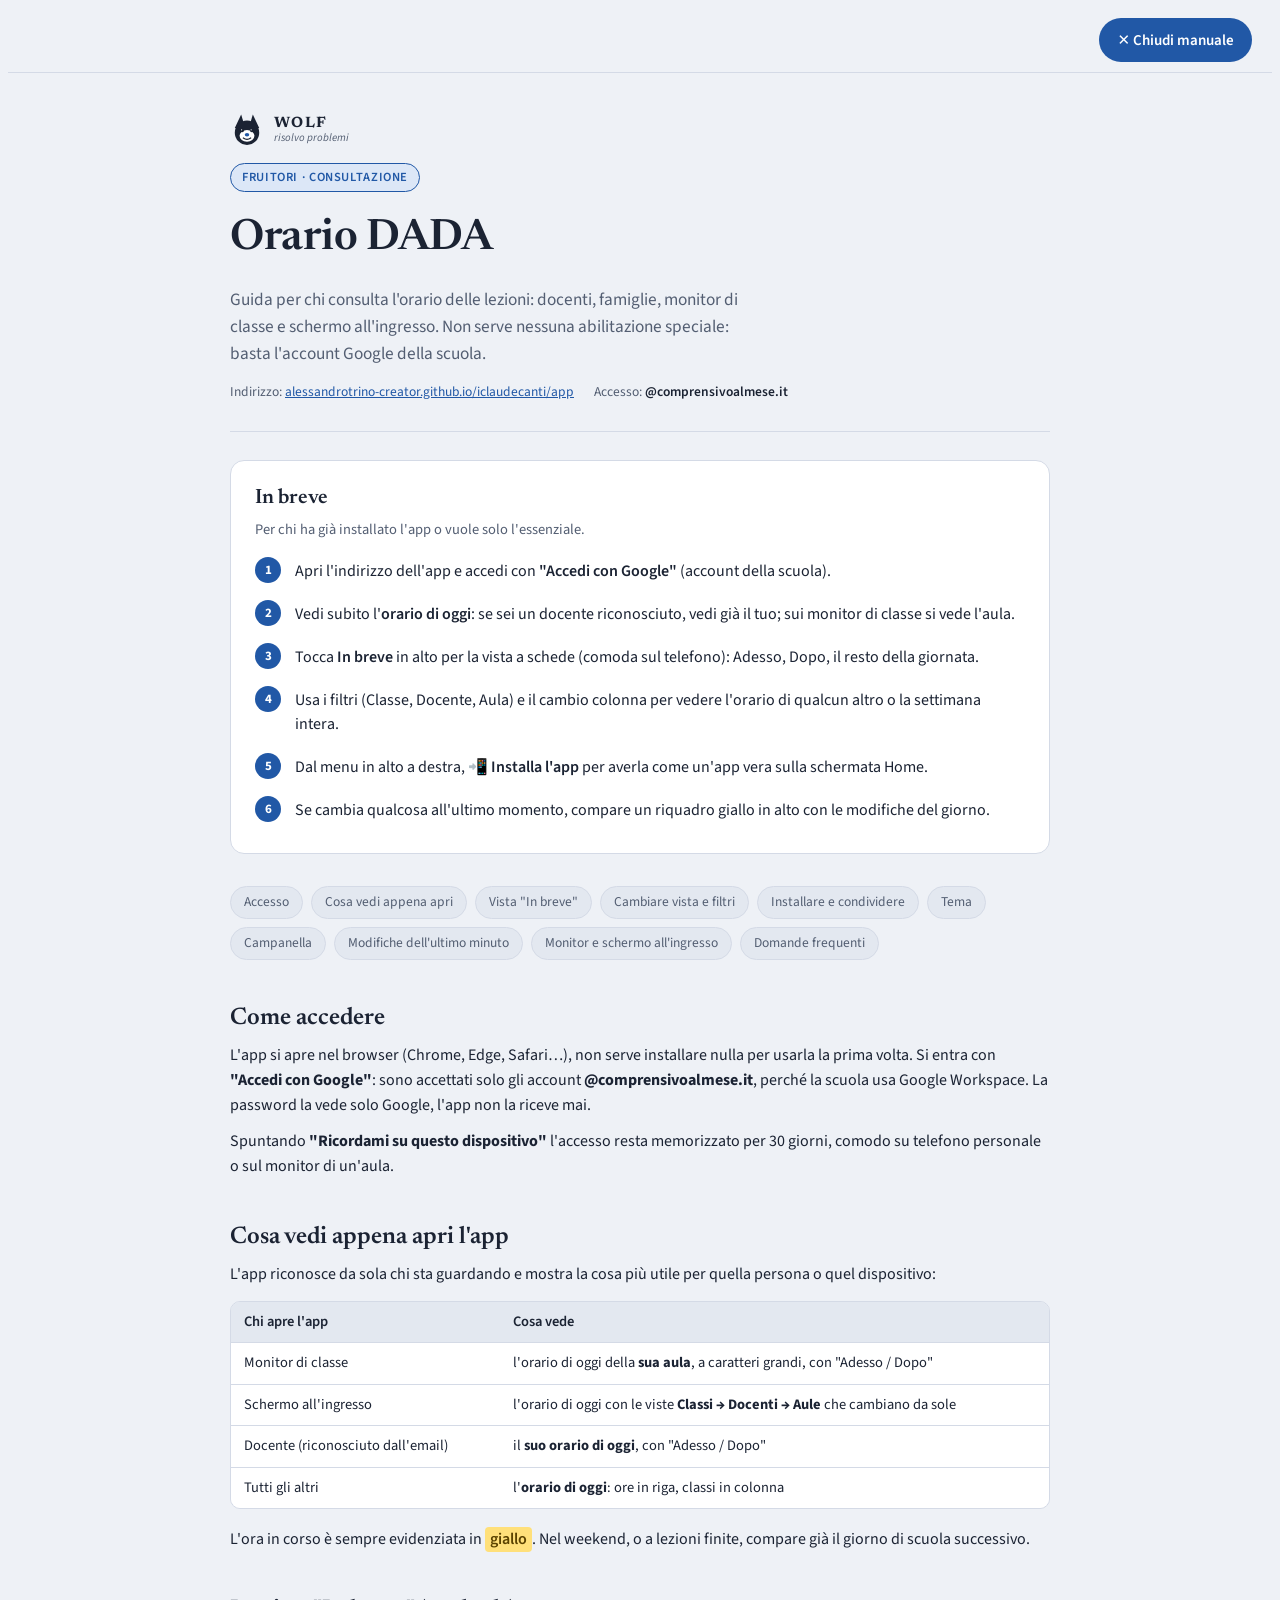
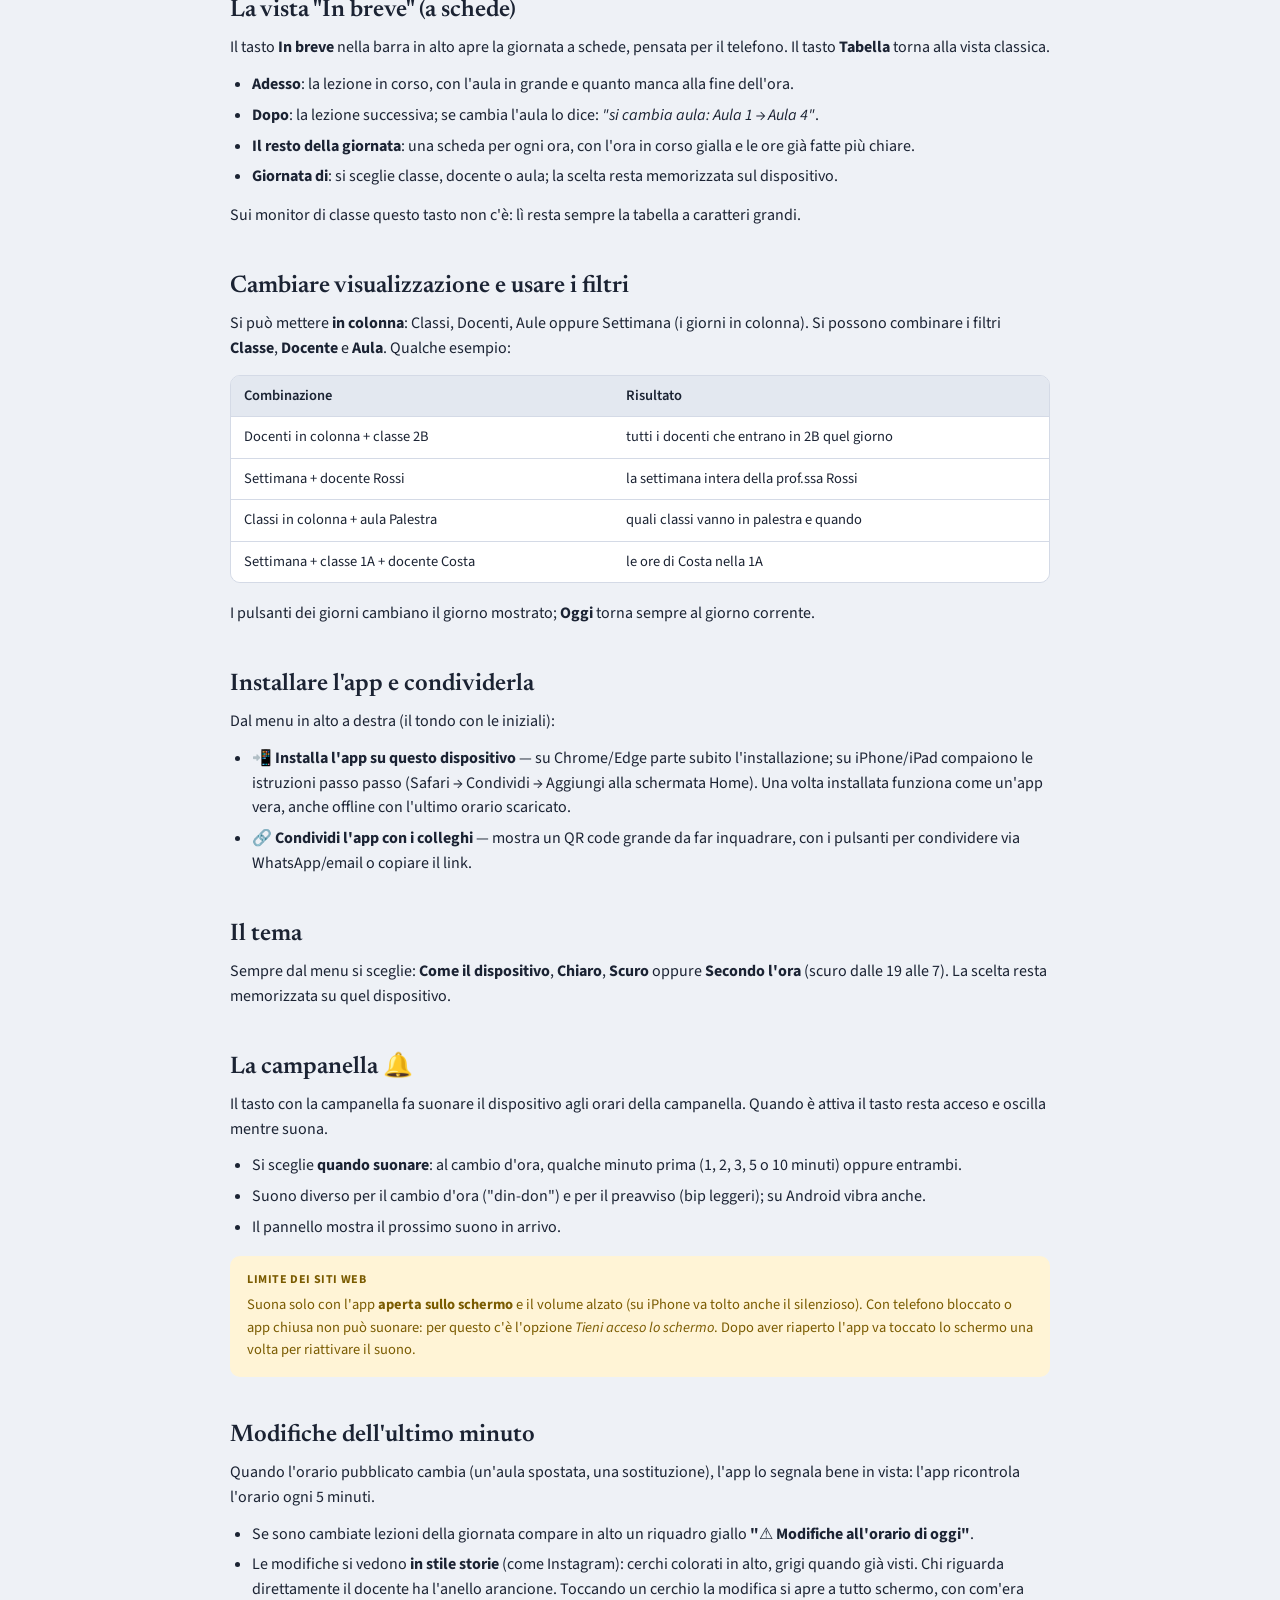
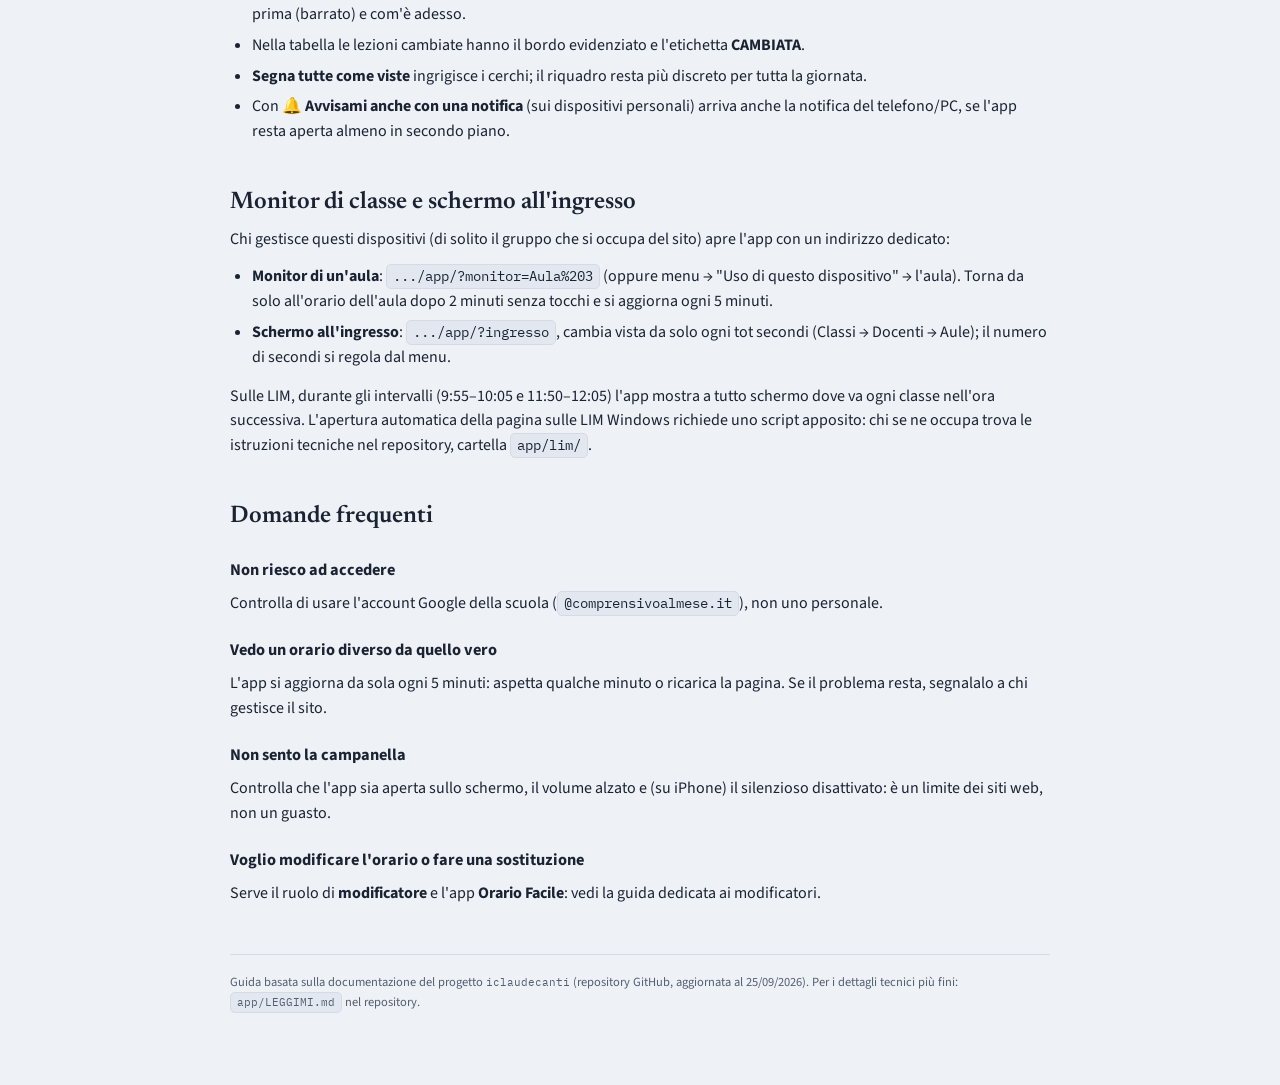
<file: app/manuale.html>
<!doctype html>
<html lang="it">
<head>
<meta charset="utf-8">
<meta name="viewport" content="width=device-width, initial-scale=1">
<title>Orario DADA</title>
<style>
  @import url('https://fonts.googleapis.com/css2?family=Newsreader:ital,wght@0,400;0,500;0,600;0,700;1,500&family=Source+Sans+3:wght@400;500;600;700&family=IBM+Plex+Mono:wght@400;500&display=swap');

  :root{
    --bg:#EEF1F6; --surface:#FFFFFF; --surface-2:#E3E8F0;
    --ink:#1B2333; --ink-soft:#535E72; --line:#D4DAE6;
    --accent:#2158A6; --accent-ink:#FFFFFF; --accent-soft:#DCE7F7;
    --good:#2E7D52; --good-bg:#E4F3EA;
    --warn-bg:#FFF4D6; --warn-ink:#7A5B00;
    --hi:#FFE07A; --hi-ink:#5B4300;
    --font-display:"Newsreader", Georgia, serif;
    --font-body:"Source Sans 3", system-ui, sans-serif;
    --font-mono:"IBM Plex Mono", ui-monospace, monospace;
  }
  @media (prefers-color-scheme: dark){
    :root:not([data-theme="light"]){
      --bg:#10141D; --surface:#181E2A; --surface-2:#212938;
      --ink:#E7EAF2; --ink-soft:#9AA3B7; --line:#2B3345;
      --accent:#7FB0EE; --accent-ink:#0B1220; --accent-soft:#1E2B41;
      --good:#6ED3A0; --good-bg:#173226;
      --warn-bg:#3A2F12; --warn-ink:#F2C94C;
      --hi:#7A6420; --hi-ink:#FFE07A;
    }
  }
  :root[data-theme="dark"]{
    --bg:#10141D; --surface:#181E2A; --surface-2:#212938;
    --ink:#E7EAF2; --ink-soft:#9AA3B7; --line:#2B3345;
    --accent:#7FB0EE; --accent-ink:#0B1220; --accent-soft:#1E2B41;
    --good:#6ED3A0; --good-bg:#173226;
    --warn-bg:#3A2F12; --warn-ink:#F2C94C;
    --hi:#7A6420; --hi-ink:#FFE07A;
  }

  *{box-sizing:border-box;}
  body{
    background:var(--bg); color:var(--ink); font-family:var(--font-body);
    font-size:16px; line-height:1.55; padding-inline:20px;
  }
  .page{max-width:820px; margin:0 auto; padding-block:32px 64px;}

  code, .mono{font-family:var(--font-mono); font-size:0.88em;}
  .mono-tag{
    display:inline-block; background:var(--surface-2); border:1px solid var(--line);
    border-radius:5px; padding:1px 6px; font-family:var(--font-mono); font-size:0.85em;
  }

  a{color:var(--accent);}

  /* ---------- Hero ---------- */
  .hero{
    display:flex; flex-direction:column; gap:14px;
    padding-block:8px 28px; border-bottom:1px solid var(--line); margin-bottom:28px;
  }
  .team-logo{display:flex; align-items:center; gap:10px; margin-bottom:2px;}
  .team-text{display:flex; flex-direction:column; line-height:1.15;}
  .team-name{
    font-family:var(--font-display); font-weight:700; font-size:15px;
    letter-spacing:.09em; text-transform:uppercase; color:var(--ink);
  }
  .team-tag{font-size:11px; color:var(--ink-soft); font-style:italic;}
  .chip{
    display:inline-flex; align-items:center; gap:6px; width:fit-content;
    background:var(--accent-soft); color:var(--accent); border:1px solid var(--accent);
    font-size:12.5px; font-weight:600; letter-spacing:.05em; text-transform:uppercase;
    padding:4px 11px; border-radius:99px;
  }
  h1{
    font-family:var(--font-display); font-weight:600; font-size:clamp(2rem, 5vw, 2.7rem);
    margin:0; text-wrap:balance; letter-spacing:-0.01em;
  }
  .lede{font-size:1.08rem; color:var(--ink-soft); max-width:60ch; margin:0;}
  .meta{
    display:flex; flex-wrap:wrap; gap:8px 20px; font-size:13.5px; color:var(--ink-soft);
  }
  .meta b{color:var(--ink); font-weight:600;}

  /* ---------- Quick box ---------- */
  .quick{
    background:var(--surface); border:1px solid var(--line); border-radius:14px;
    padding:22px 24px 24px; margin-bottom:32px;
  }
  .quick h2{
    font-family:var(--font-display); font-size:1.3rem; margin:0 0 4px; font-weight:600;
  }
  .quick p.sub{margin:0 0 16px; color:var(--ink-soft); font-size:14.5px;}
  .quick ol{margin:0; padding-left:0; list-style:none; display:grid; gap:10px;}
  .quick li{
    display:grid; grid-template-columns:28px 1fr; gap:12px; align-items:start;
  }
  .quick li .n{
    background:var(--accent); color:var(--accent-ink); font-weight:700; font-size:13px;
    width:26px; height:26px; border-radius:50%; display:flex; align-items:center; justify-content:center;
    font-family:var(--font-body);
  }
  .quick li .t{padding-top:2px;}
  .quick li b{font-weight:600;}

  /* ---------- TOC ---------- */
  nav.toc{
    display:flex; flex-wrap:wrap; gap:8px; margin-bottom:40px;
  }
  nav.toc a{
    font-size:13.5px; color:var(--ink-soft); text-decoration:none;
    background:var(--surface-2); border:1px solid var(--line); border-radius:99px;
    padding:5px 13px;
  }
  nav.toc a:hover{color:var(--accent); border-color:var(--accent);}

  /* ---------- Sections ---------- */
  section{margin-bottom:40px; scroll-margin-top:16px;}
  section h2{
    font-family:var(--font-display); font-weight:600; font-size:1.5rem;
    margin:0 0 6px; padding-top:6px; border-top:1px solid var(--line);
    padding-top:20px;
  }
  section > h2:first-child{padding-top:0; border-top:none;}
  h3{font-family:var(--font-body); font-weight:700; font-size:1.02rem; margin:22px 0 8px;}
  p{margin:0 0 12px;}
  ul, ol{margin:0 0 14px; padding-left:22px;}
  li{margin-bottom:6px;}

  .tablewrap{overflow-x:auto; margin:14px 0 18px; border:1px solid var(--line); border-radius:10px;}
  table{border-collapse:collapse; width:100%; font-size:14.5px; min-width:480px;}
  th, td{text-align:left; padding:9px 13px; border-bottom:1px solid var(--line); vertical-align:top;}
  thead th{background:var(--surface-2); font-weight:600;}
  tbody tr:last-child td{border-bottom:none;}
  tbody{background:var(--surface);}

  .box{
    border-radius:10px; padding:14px 16px; margin:16px 0; font-size:14.5px;
    border:1px solid var(--line);
  }
  .box.nota{background:var(--surface-2);}
  .box.attenzione{background:var(--warn-bg); color:var(--warn-ink); border-color:transparent;}
  .box.attenzione b{color:var(--warn-ink);}
  .box p:last-child{margin-bottom:0;}
  .box .lbl{font-weight:700; font-size:12px; text-transform:uppercase; letter-spacing:.05em; display:block; margin-bottom:5px;}

  .swatch{
    display:inline-block; background:var(--hi); color:var(--hi-ink); border-radius:4px;
    padding:0 5px; font-weight:600;
  }

  footer{
    margin-top:48px; padding-top:18px; border-top:1px solid var(--line);
    font-size:12.5px; color:var(--ink-soft);
  }

  @media (max-width:520px){
    .quick{padding:18px 16px 20px;}
  }
  /* Barra con il tasto «Chiudi manuale»: resta sempre in alto anche scorrendo la pagina */
  .barra-manuale{
    position:sticky; top:0; z-index:10; display:flex; justify-content:flex-end;
    margin-inline:-20px; padding:10px 20px; background:var(--bg); border-bottom:1px solid var(--line);
  }
  .chiudi-manuale{
    font-family:var(--font-body); font-size:15px; font-weight:600; min-height:44px;
    background:var(--accent); color:var(--accent-ink); border:0; border-radius:99px; padding:9px 18px; cursor:pointer;
  }
  .chiudi-manuale:focus-visible{outline:3px solid var(--ink); outline-offset:2px;}
</style>
</head>
<body>
<header class="barra-manuale">
  <button type="button" class="chiudi-manuale" id="chiudiManuale" aria-label="Chiudi il manuale e torna all'app Orario DADA">✕ Chiudi manuale</button>
</header>

<main class="page">

  <div class="hero">
    <div class="team-logo">
      <svg width="34" height="34" viewBox="0 0 64 64" aria-hidden="true">
        <polygon points="9,28 21,3 29,29" fill="var(--ink)"/>
        <polygon points="55,28 43,3 35,29" fill="var(--ink)"/>
        <circle cx="32" cy="37" r="23" fill="var(--ink)"/>
        <ellipse cx="32" cy="43" rx="14" ry="11" fill="var(--surface)"/>
        <circle cx="23" cy="33" r="3.4" fill="var(--ink)"/>
        <circle cx="41" cy="33" r="3.4" fill="var(--ink)"/>
        <circle cx="21.8" cy="31.7" r="1.1" fill="var(--surface)"/>
        <circle cx="39.8" cy="31.7" r="1.1" fill="var(--surface)"/>
        <ellipse cx="32" cy="41" rx="4.2" ry="3.2" fill="var(--accent)"/>
        <path d="M25,47 Q32,52 39,47" stroke="var(--ink)" stroke-width="2.2" fill="none" stroke-linecap="round"/>
      </svg>
      <span class="team-text">
        <span class="team-name">Wolf</span>
        <span class="team-tag">risolvo problemi</span>
      </span>
    </div>
    <span class="chip">Fruitori · consultazione</span>
    <h1>Orario DADA</h1>
    <p class="lede">Guida per chi consulta l'orario delle lezioni: docenti, famiglie, monitor di classe e schermo all'ingresso. Non serve nessuna abilitazione speciale: basta l'account Google della scuola.</p>
    <div class="meta">
      <span>Indirizzo: <a href="https://alessandrotrino-creator.github.io/iclaudecanti/app/" target="_blank" rel="noopener">alessandrotrino-creator.github.io/iclaudecanti/app</a></span>
      <span>Accesso: <b>@comprensivoalmese.it</b></span>
    </div>
  </div>

  <div class="quick">
    <h2>In breve</h2>
    <p class="sub">Per chi ha già installato l'app o vuole solo l'essenziale.</p>
    <ol>
      <li><span class="n">1</span><span class="t">Apri l'indirizzo dell'app e accedi con <b>"Accedi con Google"</b> (account della scuola).</span></li>
      <li><span class="n">2</span><span class="t">Vedi subito l'<b>orario di oggi</b>: se sei un docente riconosciuto, vedi già il tuo; sui monitor di classe si vede l'aula.</span></li>
      <li><span class="n">3</span><span class="t">Tocca <b>In breve</b> in alto per la vista a schede (comoda sul telefono): Adesso, Dopo, il resto della giornata.</span></li>
      <li><span class="n">4</span><span class="t">Usa i filtri (Classe, Docente, Aula) e il cambio colonna per vedere l'orario di qualcun altro o la settimana intera.</span></li>
      <li><span class="n">5</span><span class="t">Dal menu in alto a destra, <b>📲 Installa l'app</b> per averla come un'app vera sulla schermata Home.</span></li>
      <li><span class="n">6</span><span class="t">Se cambia qualcosa all'ultimo momento, compare un riquadro giallo in alto con le modifiche del giorno.</span></li>
    </ol>
  </div>

  <nav class="toc">
    <a href="#accesso">Accesso</a>
    <a href="#apertura">Cosa vedi appena apri</a>
    <a href="#breve">Vista "In breve"</a>
    <a href="#viste">Cambiare vista e filtri</a>
    <a href="#installare">Installare e condividere</a>
    <a href="#tema">Tema</a>
    <a href="#campanella">Campanella</a>
    <a href="#modifiche">Modifiche dell'ultimo minuto</a>
    <a href="#dispositivi">Monitor e schermo all'ingresso</a>
    <a href="#faq">Domande frequenti</a>
  </nav>

  <section id="accesso">
    <h2>Come accedere</h2>
    <p>L'app si apre nel browser (Chrome, Edge, Safari…), non serve installare nulla per usarla la prima volta. Si entra con <b>"Accedi con Google"</b>: sono accettati solo gli account <b>@comprensivoalmese.it</b>, perché la scuola usa Google Workspace. La password la vede solo Google, l'app non la riceve mai.</p>
    <p>Spuntando <b>"Ricordami su questo dispositivo"</b> l'accesso resta memorizzato per 30 giorni, comodo su telefono personale o sul monitor di un'aula.</p>
  </section>

  <section id="apertura">
    <h2>Cosa vedi appena apri l'app</h2>
    <p>L'app riconosce da sola chi sta guardando e mostra la cosa più utile per quella persona o quel dispositivo:</p>
    <div class="tablewrap">
      <table>
        <thead><tr><th>Chi apre l'app</th><th>Cosa vede</th></tr></thead>
        <tbody>
          <tr><td>Monitor di classe</td><td>l'orario di oggi della <b>sua aula</b>, a caratteri grandi, con "Adesso / Dopo"</td></tr>
          <tr><td>Schermo all'ingresso</td><td>l'orario di oggi con le viste <b>Classi → Docenti → Aule</b> che cambiano da sole</td></tr>
          <tr><td>Docente (riconosciuto dall'email)</td><td>il <b>suo orario di oggi</b>, con "Adesso / Dopo"</td></tr>
          <tr><td>Tutti gli altri</td><td>l'<b>orario di oggi</b>: ore in riga, classi in colonna</td></tr>
        </tbody>
      </table>
    </div>
    <p>L'ora in corso è sempre evidenziata in <span class="swatch">giallo</span>. Nel weekend, o a lezioni finite, compare già il giorno di scuola successivo.</p>
  </section>

  <section id="breve">
    <h2>La vista "In breve" (a schede)</h2>
    <p>Il tasto <b>In breve</b> nella barra in alto apre la giornata a schede, pensata per il telefono. Il tasto <b>Tabella</b> torna alla vista classica.</p>
    <ul>
      <li><b>Adesso</b>: la lezione in corso, con l'aula in grande e quanto manca alla fine dell'ora.</li>
      <li><b>Dopo</b>: la lezione successiva; se cambia l'aula lo dice: <i>"si cambia aula: Aula 1 → Aula 4"</i>.</li>
      <li><b>Il resto della giornata</b>: una scheda per ogni ora, con l'ora in corso gialla e le ore già fatte più chiare.</li>
      <li><b>Giornata di</b>: si sceglie classe, docente o aula; la scelta resta memorizzata sul dispositivo.</li>
    </ul>
    <p>Sui monitor di classe questo tasto non c'è: lì resta sempre la tabella a caratteri grandi.</p>
  </section>

  <section id="viste">
    <h2>Cambiare visualizzazione e usare i filtri</h2>
    <p>Si può mettere <b>in colonna</b>: Classi, Docenti, Aule oppure Settimana (i giorni in colonna). Si possono combinare i filtri <b>Classe</b>, <b>Docente</b> e <b>Aula</b>. Qualche esempio:</p>
    <div class="tablewrap">
      <table>
        <thead><tr><th>Combinazione</th><th>Risultato</th></tr></thead>
        <tbody>
          <tr><td>Docenti in colonna + classe 2B</td><td>tutti i docenti che entrano in 2B quel giorno</td></tr>
          <tr><td>Settimana + docente Rossi</td><td>la settimana intera della prof.ssa Rossi</td></tr>
          <tr><td>Classi in colonna + aula Palestra</td><td>quali classi vanno in palestra e quando</td></tr>
          <tr><td>Settimana + classe 1A + docente Costa</td><td>le ore di Costa nella 1A</td></tr>
        </tbody>
      </table>
    </div>
    <p>I pulsanti dei giorni cambiano il giorno mostrato; <b>Oggi</b> torna sempre al giorno corrente.</p>
  </section>

  <section id="installare">
    <h2>Installare l'app e condividerla</h2>
    <p>Dal menu in alto a destra (il tondo con le iniziali):</p>
    <ul>
      <li><b>📲 Installa l'app su questo dispositivo</b> — su Chrome/Edge parte subito l'installazione; su iPhone/iPad compaiono le istruzioni passo passo (Safari → Condividi → Aggiungi alla schermata Home). Una volta installata funziona come un'app vera, anche offline con l'ultimo orario scaricato.</li>
      <li><b>🔗 Condividi l'app con i colleghi</b> — mostra un QR code grande da far inquadrare, con i pulsanti per condividere via WhatsApp/email o copiare il link.</li>
    </ul>
  </section>

  <section id="tema">
    <h2>Il tema</h2>
    <p>Sempre dal menu si sceglie: <b>Come il dispositivo</b>, <b>Chiaro</b>, <b>Scuro</b> oppure <b>Secondo l'ora</b> (scuro dalle 19 alle 7). La scelta resta memorizzata su quel dispositivo.</p>
  </section>

  <section id="campanella">
    <h2>La campanella 🔔</h2>
    <p>Il tasto con la campanella fa suonare il dispositivo agli orari della campanella. Quando è attiva il tasto resta acceso e oscilla mentre suona.</p>
    <ul>
      <li>Si sceglie <b>quando suonare</b>: al cambio d'ora, qualche minuto prima (1, 2, 3, 5 o 10 minuti) oppure entrambi.</li>
      <li>Suono diverso per il cambio d'ora ("din-don") e per il preavviso (bip leggeri); su Android vibra anche.</li>
      <li>Il pannello mostra il prossimo suono in arrivo.</li>
    </ul>
    <div class="box attenzione">
      <span class="lbl">Limite dei siti web</span>
      <p>Suona solo con l'app <b>aperta sullo schermo</b> e il volume alzato (su iPhone va tolto anche il silenzioso). Con telefono bloccato o app chiusa non può suonare: per questo c'è l'opzione <i>Tieni acceso lo schermo</i>. Dopo aver riaperto l'app va toccato lo schermo una volta per riattivare il suono.</p>
    </div>
  </section>

  <section id="modifiche">
    <h2>Modifiche dell'ultimo minuto</h2>
    <p>Quando l'orario pubblicato cambia (un'aula spostata, una sostituzione), l'app lo segnala bene in vista: l'app ricontrola l'orario ogni 5 minuti.</p>
    <ul>
      <li>Se sono cambiate lezioni della giornata compare in alto un riquadro giallo <b>"⚠️ Modifiche all'orario di oggi"</b>.</li>
      <li>Le modifiche si vedono <b>in stile storie</b> (come Instagram): cerchi colorati in alto, grigi quando già visti. Chi riguarda direttamente il docente ha l'anello arancione. Toccando un cerchio la modifica si apre a tutto schermo, con com'era prima (barrato) e com'è adesso.</li>
      <li>Nella tabella le lezioni cambiate hanno il bordo evidenziato e l'etichetta <b>CAMBIATA</b>.</li>
      <li><b>Segna tutte come viste</b> ingrigisce i cerchi; il riquadro resta più discreto per tutta la giornata.</li>
      <li>Con <b>🔔 Avvisami anche con una notifica</b> (sui dispositivi personali) arriva anche la notifica del telefono/PC, se l'app resta aperta almeno in secondo piano.</li>
    </ul>
  </section>

  <section id="dispositivi">
    <h2>Monitor di classe e schermo all'ingresso</h2>
    <p>Chi gestisce questi dispositivi (di solito il gruppo che si occupa del sito) apre l'app con un indirizzo dedicato:</p>
    <ul>
      <li><b>Monitor di un'aula</b>: <code class="mono-tag">.../app/?monitor=Aula%203</code> (oppure menu → "Uso di questo dispositivo" → l'aula). Torna da solo all'orario dell'aula dopo 2 minuti senza tocchi e si aggiorna ogni 5 minuti.</li>
      <li><b>Schermo all'ingresso</b>: <code class="mono-tag">.../app/?ingresso</code>, cambia vista da solo ogni tot secondi (Classi → Docenti → Aule); il numero di secondi si regola dal menu.</li>
    </ul>
    <p>Sulle LIM, durante gli intervalli (9:55–10:05 e 11:50–12:05) l'app mostra a tutto schermo dove va ogni classe nell'ora successiva. L'apertura automatica della pagina sulle LIM Windows richiede uno script apposito: chi se ne occupa trova le istruzioni tecniche nel repository, cartella <code class="mono-tag">app/lim/</code>.</p>
  </section>

  <section id="faq">
    <h2>Domande frequenti</h2>
    <h3>Non riesco ad accedere</h3>
    <p>Controlla di usare l'account Google della scuola (<code class="mono-tag">@comprensivoalmese.it</code>), non uno personale.</p>
    <h3>Vedo un orario diverso da quello vero</h3>
    <p>L'app si aggiorna da sola ogni 5 minuti: aspetta qualche minuto o ricarica la pagina. Se il problema resta, segnalalo a chi gestisce il sito.</p>
    <h3>Non sento la campanella</h3>
    <p>Controlla che l'app sia aperta sullo schermo, il volume alzato e (su iPhone) il silenzioso disattivato: è un limite dei siti web, non un guasto.</p>
    <h3>Voglio modificare l'orario o fare una sostituzione</h3>
    <p>Serve il ruolo di <b>modificatore</b> e l'app <b>Orario Facile</b>: vedi la guida dedicata ai modificatori.</p>
  </section>

  <footer>
    Guida basata sulla documentazione del progetto <span class="mono">iclaudecanti</span> (repository GitHub, aggiornata al 25/09/2026). Per i dettagli tecnici più fini: <code class="mono-tag">app/LEGGIMI.md</code> nel repository.
  </footer>

</main>
<script>
  /*
    «Chiudi manuale» (anche con il tasto Esc): torna alla pagina da cui si è arrivati (all'app Orario DADA).
    Se il manuale è stato aperto da solo (link diretto o scheda nuova) prova a chiudere la scheda
    e, se il browser non lo permette, apre la pagina principale.
  */
  (() => {
    function chiudi() {
      let dalSito = false;
      try { dalSito = !!document.referrer && new URL(document.referrer).origin === location.origin; } catch (e) { /* indirizzo non valido */ }
      if (dalSito && history.length > 1) { history.back(); return; }
      window.close();
      setTimeout(() => { location.href = './'; }, 300);
    }
    document.getElementById('chiudiManuale').addEventListener('click', chiudi);
    document.addEventListener('keydown', e => { if (e.key === 'Escape') chiudi(); });
  })();
</script>
</body>
</html>
</file>
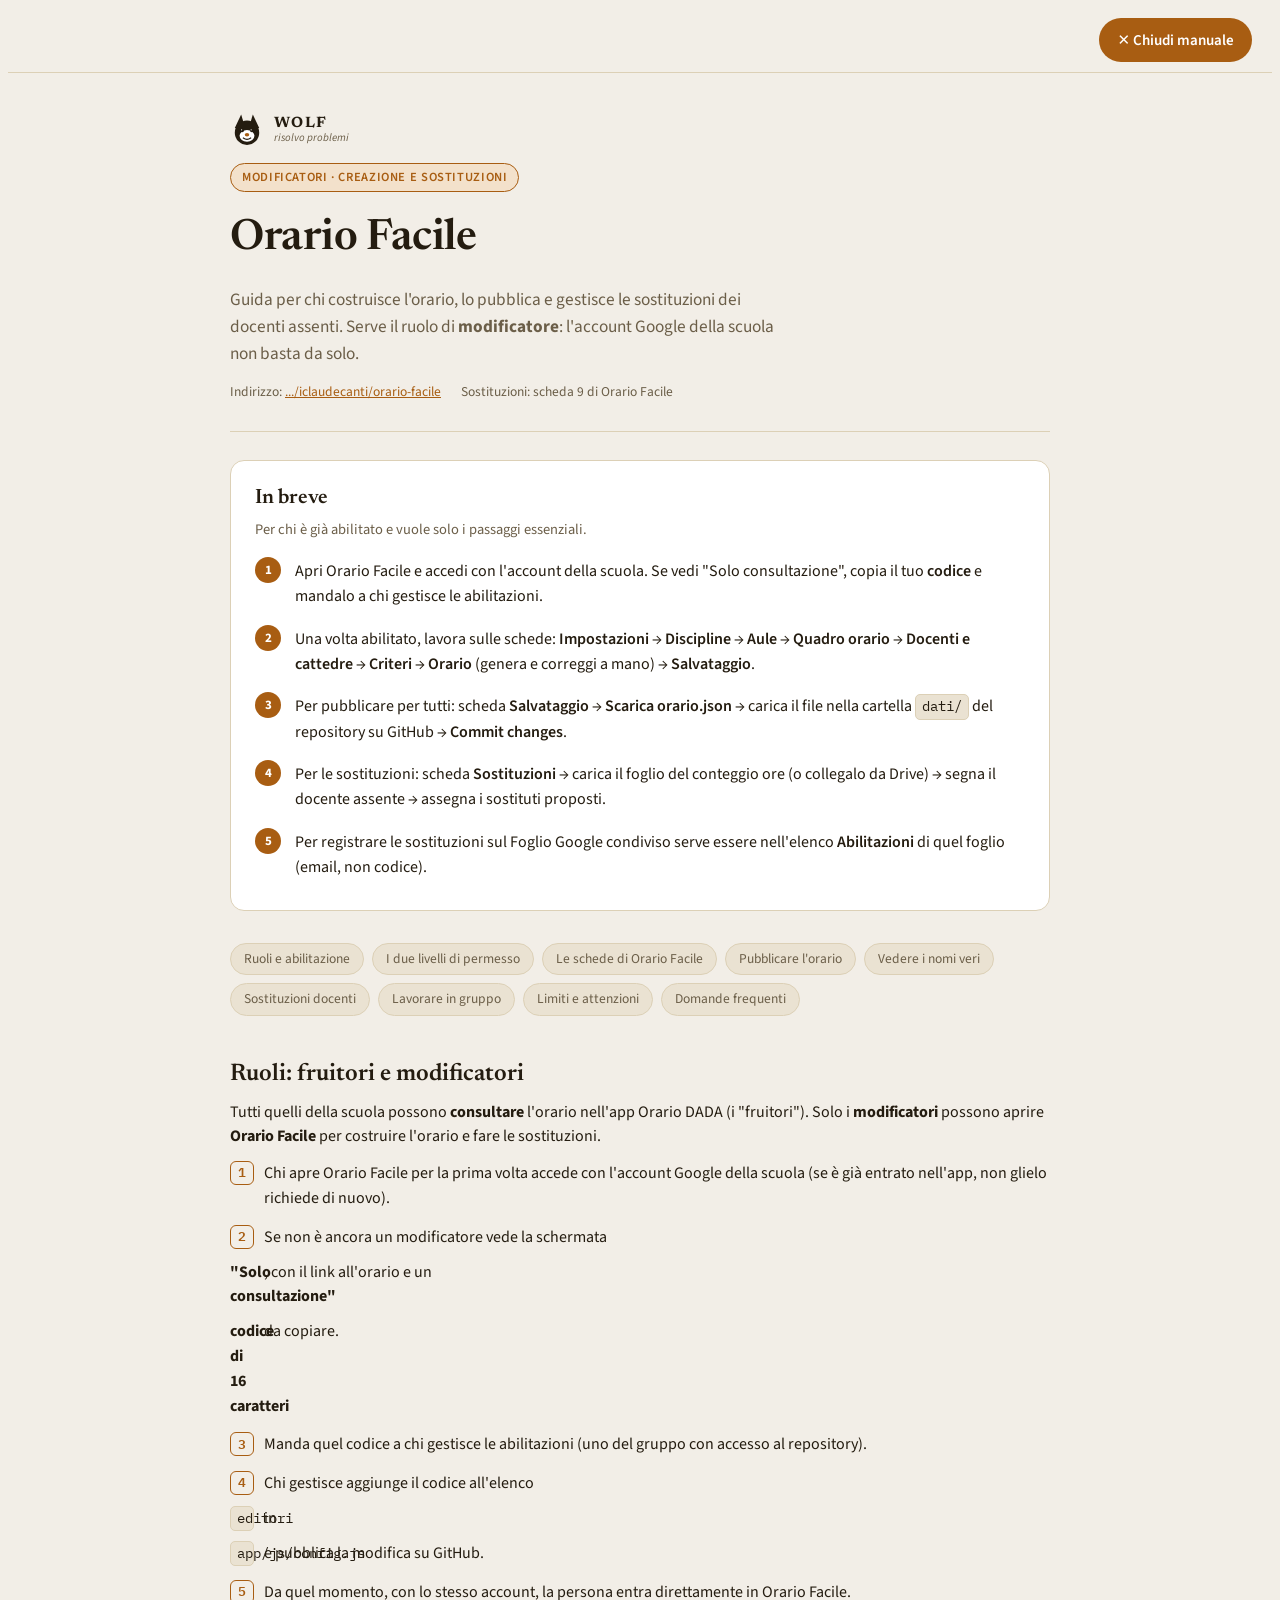
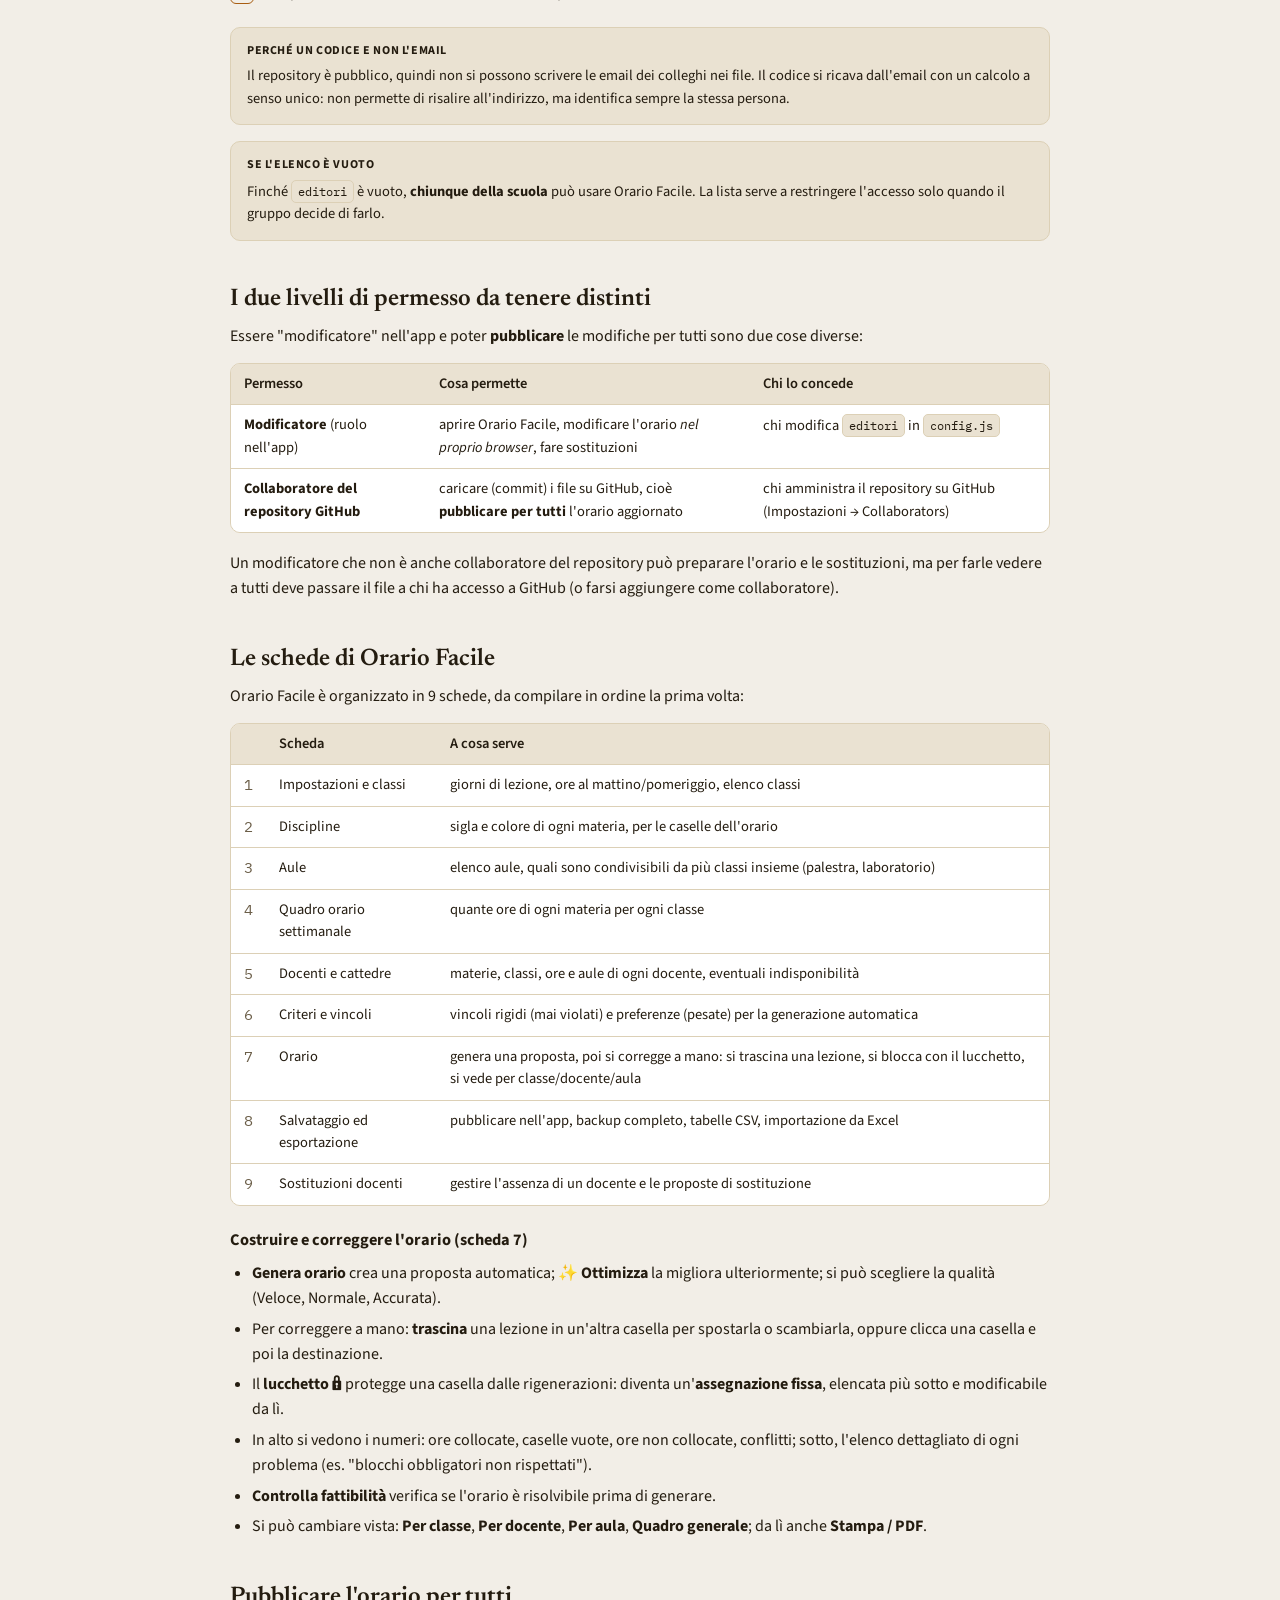
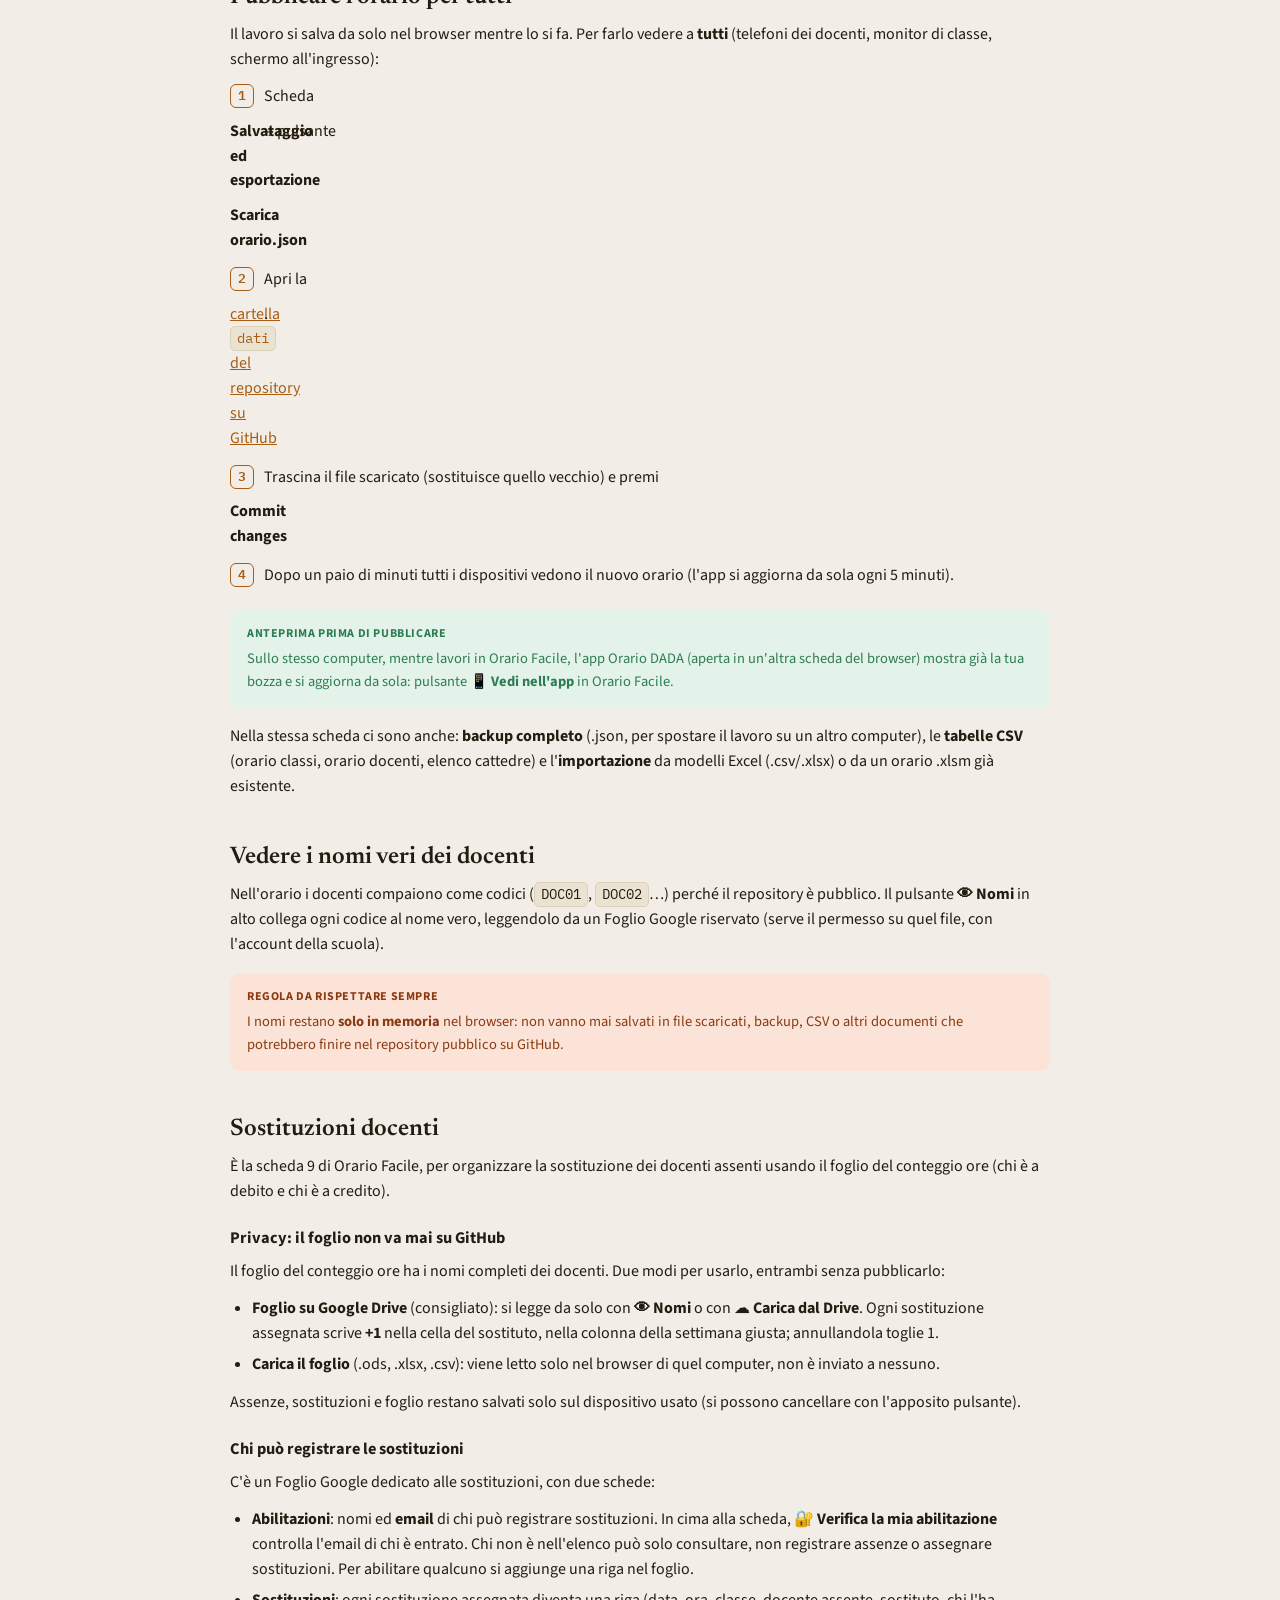
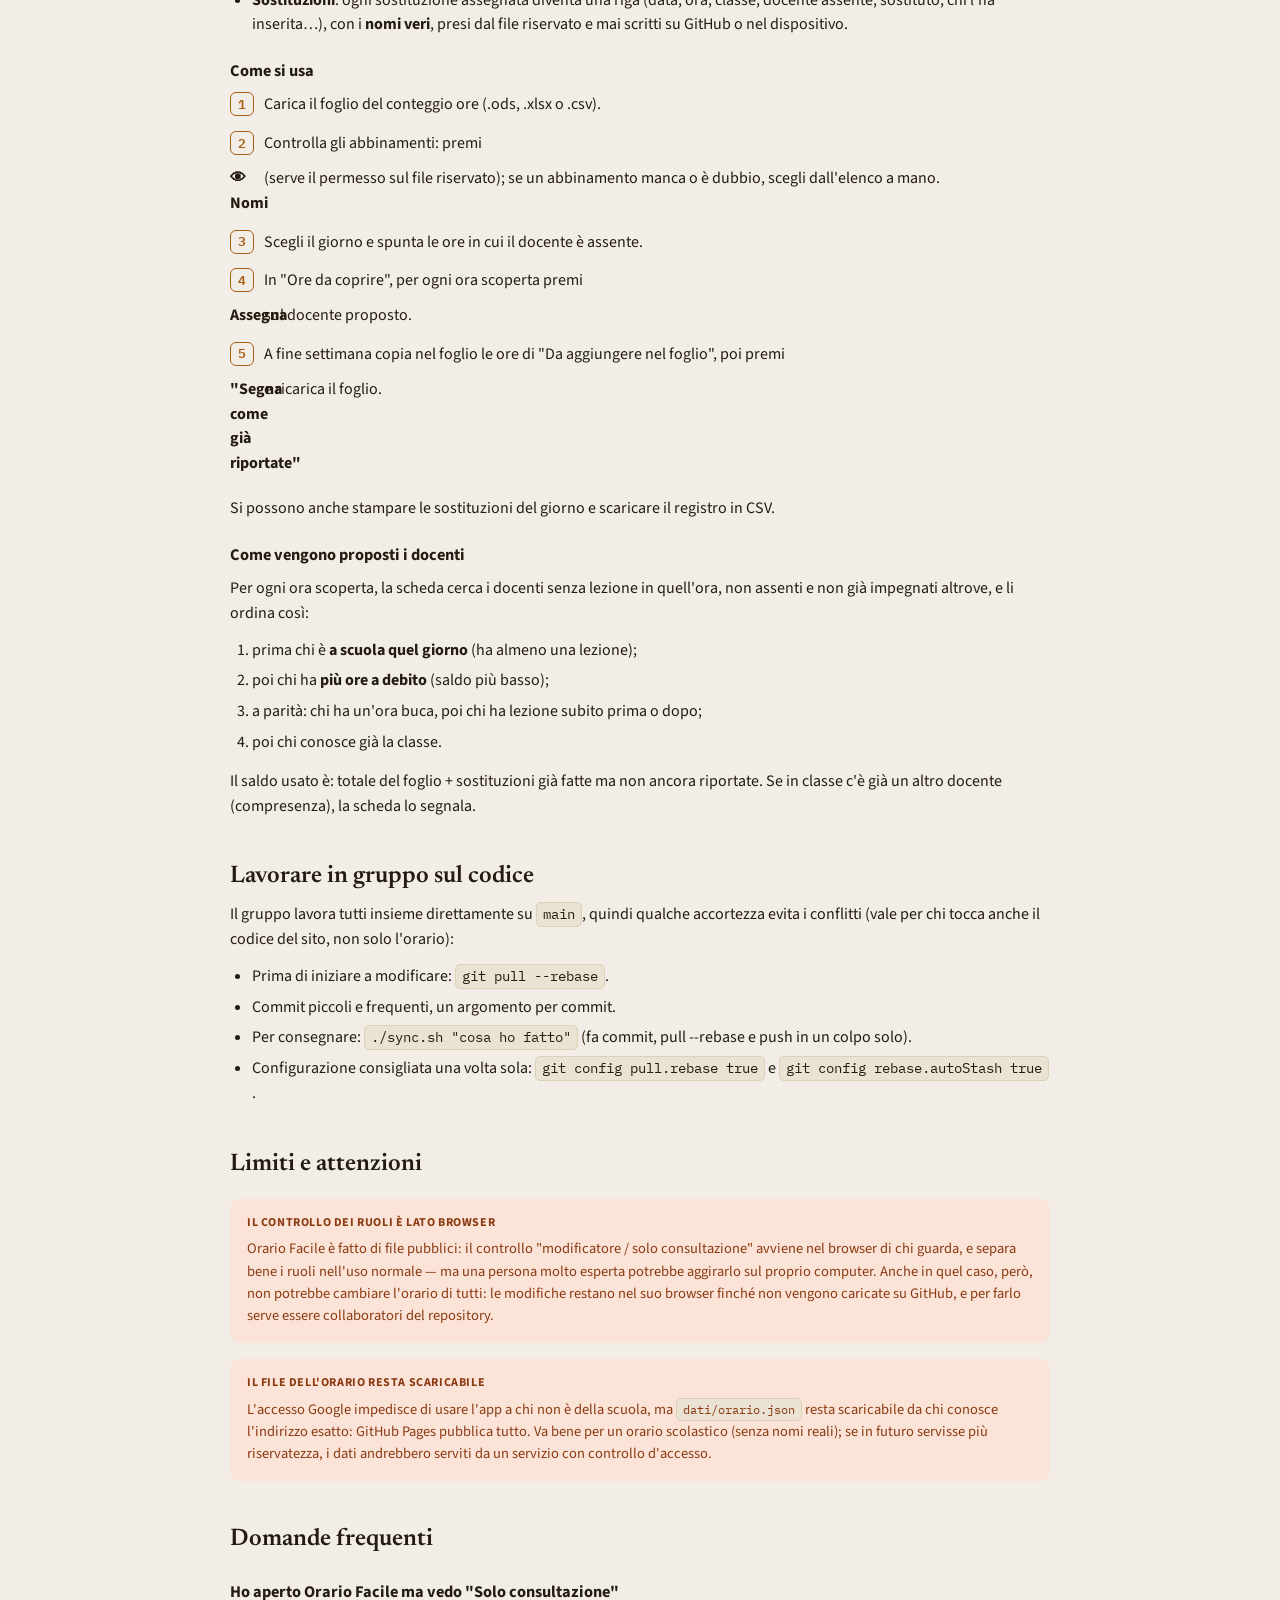
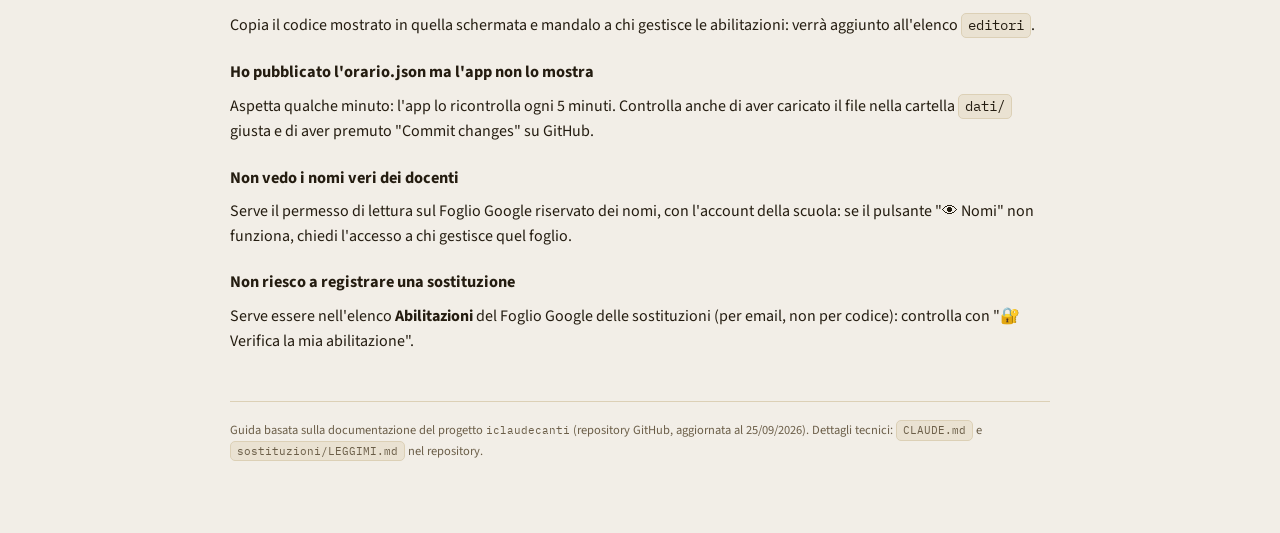
<file: orario-facile/manuale.html>
<!doctype html>
<html lang="it">
<head>
<meta charset="utf-8">
<meta name="viewport" content="width=device-width, initial-scale=1">
<title>Orario Facile</title>
<style>
  @import url('https://fonts.googleapis.com/css2?family=Newsreader:ital,wght@0,400;0,500;0,600;0,700;1,500&family=Source+Sans+3:wght@400;500;600;700&family=IBM+Plex+Mono:wght@400;500&display=swap');

  :root{
    --bg:#F2EEE7; --surface:#FFFFFF; --surface-2:#EAE2D2;
    --ink:#241C10; --ink-soft:#6B5E48; --line:#DCD0B6;
    --accent:#A85D12; --accent-ink:#FFFFFF; --accent-soft:#F3E1CB;
    --good:#2E7D52; --good-bg:#E4F3EA;
    --warn-bg:#FBE3D8; --warn-ink:#8A3B12;
    --hi:#FFE07A; --hi-ink:#5B4300;
    --font-display:"Newsreader", Georgia, serif;
    --font-body:"Source Sans 3", system-ui, sans-serif;
    --font-mono:"IBM Plex Mono", ui-monospace, monospace;
  }
  @media (prefers-color-scheme: dark){
    :root:not([data-theme="light"]){
      --bg:#171310; --surface:#1F1A15; --surface-2:#2A231B;
      --ink:#F1E9DC; --ink-soft:#B8A98F; --line:#3A3123;
      --accent:#E3A24D; --accent-ink:#241300; --accent-soft:#3A2A16;
      --good:#6ED3A0; --good-bg:#173226;
      --warn-bg:#3A2314; --warn-ink:#F2A96A;
      --hi:#7A6420; --hi-ink:#FFE07A;
    }
  }
  :root[data-theme="dark"]{
    --bg:#171310; --surface:#1F1A15; --surface-2:#2A231B;
    --ink:#F1E9DC; --ink-soft:#B8A98F; --line:#3A3123;
    --accent:#E3A24D; --accent-ink:#241300; --accent-soft:#3A2A16;
    --good:#6ED3A0; --good-bg:#173226;
    --warn-bg:#3A2314; --warn-ink:#F2A96A;
    --hi:#7A6420; --hi-ink:#FFE07A;
  }

  *{box-sizing:border-box;}
  body{
    background:var(--bg); color:var(--ink); font-family:var(--font-body);
    font-size:16px; line-height:1.55; padding-inline:20px;
  }
  .page{max-width:820px; margin:0 auto; padding-block:32px 64px;}

  code, .mono{font-family:var(--font-mono); font-size:0.88em;}
  .mono-tag{
    display:inline-block; background:var(--surface-2); border:1px solid var(--line);
    border-radius:5px; padding:1px 6px; font-family:var(--font-mono); font-size:0.85em;
  }
  a{color:var(--accent);}

  .hero{
    display:flex; flex-direction:column; gap:14px;
    padding-block:8px 28px; border-bottom:1px solid var(--line); margin-bottom:28px;
  }
  .team-logo{display:flex; align-items:center; gap:10px; margin-bottom:2px;}
  .team-text{display:flex; flex-direction:column; line-height:1.15;}
  .team-name{
    font-family:var(--font-display); font-weight:700; font-size:15px;
    letter-spacing:.09em; text-transform:uppercase; color:var(--ink);
  }
  .team-tag{font-size:11px; color:var(--ink-soft); font-style:italic;}
  .chip{
    display:inline-flex; align-items:center; gap:6px; width:fit-content;
    background:var(--accent-soft); color:var(--accent); border:1px solid var(--accent);
    font-size:12.5px; font-weight:600; letter-spacing:.05em; text-transform:uppercase;
    padding:4px 11px; border-radius:99px;
  }
  h1{
    font-family:var(--font-display); font-weight:600; font-size:clamp(2rem, 5vw, 2.7rem);
    margin:0; text-wrap:balance; letter-spacing:-0.01em;
  }
  .lede{font-size:1.08rem; color:var(--ink-soft); max-width:62ch; margin:0;}
  .meta{display:flex; flex-wrap:wrap; gap:8px 20px; font-size:13.5px; color:var(--ink-soft);}
  .meta b{color:var(--ink); font-weight:600;}

  .quick{
    background:var(--surface); border:1px solid var(--line); border-radius:14px;
    padding:22px 24px 24px; margin-bottom:32px;
  }
  .quick h2{font-family:var(--font-display); font-size:1.3rem; margin:0 0 4px; font-weight:600;}
  .quick p.sub{margin:0 0 16px; color:var(--ink-soft); font-size:14.5px;}
  .quick ol{margin:0; padding-left:0; list-style:none; display:grid; gap:10px;}
  .quick li{display:grid; grid-template-columns:28px 1fr; gap:12px; align-items:start;}
  .quick li .n{
    background:var(--accent); color:var(--accent-ink); font-weight:700; font-size:13px;
    width:26px; height:26px; border-radius:50%; display:flex; align-items:center; justify-content:center;
    font-family:var(--font-body);
  }
  .quick li .t{padding-top:2px;}
  .quick li b{font-weight:600;}

  nav.toc{display:flex; flex-wrap:wrap; gap:8px; margin-bottom:40px;}
  nav.toc a{
    font-size:13.5px; color:var(--ink-soft); text-decoration:none;
    background:var(--surface-2); border:1px solid var(--line); border-radius:99px;
    padding:5px 13px;
  }
  nav.toc a:hover{color:var(--accent); border-color:var(--accent);}

  section{margin-bottom:40px; scroll-margin-top:16px;}
  section h2{
    font-family:var(--font-display); font-weight:600; font-size:1.5rem;
    margin:0 0 6px; border-top:1px solid var(--line); padding-top:20px;
  }
  section > h2:first-child{padding-top:0; border-top:none;}
  h3{font-family:var(--font-body); font-weight:700; font-size:1.02rem; margin:22px 0 8px;}
  p{margin:0 0 12px;}
  ul, ol{margin:0 0 14px; padding-left:22px;}
  li{margin-bottom:6px;}

  .tablewrap{overflow-x:auto; margin:14px 0 18px; border:1px solid var(--line); border-radius:10px;}
  table{border-collapse:collapse; width:100%; font-size:14.5px; min-width:480px;}
  th, td{text-align:left; padding:9px 13px; border-bottom:1px solid var(--line); vertical-align:top;}
  thead th{background:var(--surface-2); font-weight:600;}
  tbody tr:last-child td{border-bottom:none;}
  tbody{background:var(--surface);}
  td.num{font-family:var(--font-mono); color:var(--ink-soft); width:28px;}

  .box{border-radius:10px; padding:14px 16px; margin:16px 0; font-size:14.5px; border:1px solid var(--line);}
  .box.nota{background:var(--surface-2);}
  .box.attenzione{background:var(--warn-bg); color:var(--warn-ink); border-color:transparent;}
  .box.attenzione b{color:var(--warn-ink);}
  .box.ok{background:var(--good-bg); color:var(--good); border-color:transparent;}
  .box.ok b{color:var(--good);}
  .box p:last-child{margin-bottom:0;}
  .box .lbl{font-weight:700; font-size:12px; text-transform:uppercase; letter-spacing:.05em; display:block; margin-bottom:5px;}

  .steps{margin:0 0 14px; padding-left:0; list-style:none; counter-reset:step; display:grid; gap:8px;}
  .steps li{counter-increment:step; display:grid; grid-template-columns:24px 1fr; gap:10px;}
  .steps li::before{
    content:counter(step); font-family:var(--font-mono); font-size:12.5px; font-weight:600;
    color:var(--accent); border:1px solid var(--accent); border-radius:6px;
    width:22px; height:22px; display:flex; align-items:center; justify-content:center;
  }

  footer{margin-top:48px; padding-top:18px; border-top:1px solid var(--line); font-size:12.5px; color:var(--ink-soft);}

  @media (max-width:520px){ .quick{padding:18px 16px 20px;} }
  /* Barra con il tasto «Chiudi manuale»: resta sempre in alto anche scorrendo la pagina */
  .barra-manuale{
    position:sticky; top:0; z-index:10; display:flex; justify-content:flex-end;
    margin-inline:-20px; padding:10px 20px; background:var(--bg); border-bottom:1px solid var(--line);
  }
  .chiudi-manuale{
    font-family:var(--font-body); font-size:15px; font-weight:600; min-height:44px;
    background:var(--accent); color:var(--accent-ink); border:0; border-radius:99px; padding:9px 18px; cursor:pointer;
  }
  .chiudi-manuale:focus-visible{outline:3px solid var(--ink); outline-offset:2px;}
</style>
</head>
<body>
<header class="barra-manuale">
  <button type="button" class="chiudi-manuale" id="chiudiManuale" aria-label="Chiudi il manuale e torna a Orario Facile">✕ Chiudi manuale</button>
</header>

<main class="page">

  <div class="hero">
    <div class="team-logo">
      <svg width="34" height="34" viewBox="0 0 64 64" aria-hidden="true">
        <polygon points="9,28 21,3 29,29" fill="var(--ink)"/>
        <polygon points="55,28 43,3 35,29" fill="var(--ink)"/>
        <circle cx="32" cy="37" r="23" fill="var(--ink)"/>
        <ellipse cx="32" cy="43" rx="14" ry="11" fill="var(--surface)"/>
        <circle cx="23" cy="33" r="3.4" fill="var(--ink)"/>
        <circle cx="41" cy="33" r="3.4" fill="var(--ink)"/>
        <circle cx="21.8" cy="31.7" r="1.1" fill="var(--surface)"/>
        <circle cx="39.8" cy="31.7" r="1.1" fill="var(--surface)"/>
        <ellipse cx="32" cy="41" rx="4.2" ry="3.2" fill="var(--accent)"/>
        <path d="M25,47 Q32,52 39,47" stroke="var(--ink)" stroke-width="2.2" fill="none" stroke-linecap="round"/>
      </svg>
      <span class="team-text">
        <span class="team-name">Wolf</span>
        <span class="team-tag">risolvo problemi</span>
      </span>
    </div>
    <span class="chip">Modificatori · creazione e sostituzioni</span>
    <h1>Orario Facile</h1>
    <p class="lede">Guida per chi costruisce l'orario, lo pubblica e gestisce le sostituzioni dei docenti assenti. Serve il ruolo di <b>modificatore</b>: l'account Google della scuola non basta da solo.</p>
    <div class="meta">
      <span>Indirizzo: <a href="https://alessandrotrino-creator.github.io/iclaudecanti/orario-facile/" target="_blank" rel="noopener">.../iclaudecanti/orario-facile</a></span>
      <span>Sostituzioni: scheda 9 di Orario Facile</span>
    </div>
  </div>

  <div class="quick">
    <h2>In breve</h2>
    <p class="sub">Per chi è già abilitato e vuole solo i passaggi essenziali.</p>
    <ol>
      <li><span class="n">1</span><span class="t">Apri Orario Facile e accedi con l'account della scuola. Se vedi "Solo consultazione", copia il tuo <b>codice</b> e mandalo a chi gestisce le abilitazioni.</span></li>
      <li><span class="n">2</span><span class="t">Una volta abilitato, lavora sulle schede: <b>Impostazioni</b> → <b>Discipline</b> → <b>Aule</b> → <b>Quadro orario</b> → <b>Docenti e cattedre</b> → <b>Criteri</b> → <b>Orario</b> (genera e correggi a mano) → <b>Salvataggio</b>.</span></li>
      <li><span class="n">3</span><span class="t">Per pubblicare per tutti: scheda <b>Salvataggio</b> → <b>Scarica orario.json</b> → carica il file nella cartella <code class="mono-tag">dati/</code> del repository su GitHub → <b>Commit changes</b>.</span></li>
      <li><span class="n">4</span><span class="t">Per le sostituzioni: scheda <b>Sostituzioni</b> → carica il foglio del conteggio ore (o collegalo da Drive) → segna il docente assente → assegna i sostituti proposti.</span></li>
      <li><span class="n">5</span><span class="t">Per registrare le sostituzioni sul Foglio Google condiviso serve essere nell'elenco <b>Abilitazioni</b> di quel foglio (email, non codice).</span></li>
    </ol>
  </div>

  <nav class="toc">
    <a href="#ruoli">Ruoli e abilitazione</a>
    <a href="#permessi">I due livelli di permesso</a>
    <a href="#schede">Le schede di Orario Facile</a>
    <a href="#pubblicare">Pubblicare l'orario</a>
    <a href="#nomi">Vedere i nomi veri</a>
    <a href="#sostituzioni">Sostituzioni docenti</a>
    <a href="#collaborazione">Lavorare in gruppo</a>
    <a href="#limiti">Limiti e attenzioni</a>
    <a href="#faq">Domande frequenti</a>
  </nav>

  <section id="ruoli">
    <h2>Ruoli: fruitori e modificatori</h2>
    <p>Tutti quelli della scuola possono <b>consultare</b> l'orario nell'app Orario DADA (i "fruitori"). Solo i <b>modificatori</b> possono aprire <b>Orario Facile</b> per costruire l'orario e fare le sostituzioni.</p>
    <ol class="steps">
      <li>Chi apre Orario Facile per la prima volta accede con l'account Google della scuola (se è già entrato nell'app, non glielo richiede di nuovo).</li>
      <li>Se non è ancora un modificatore vede la schermata <b>"Solo consultazione"</b>, con il link all'orario e un <b>codice di 16 caratteri</b> da copiare.</li>
      <li>Manda quel codice a chi gestisce le abilitazioni (uno del gruppo con accesso al repository).</li>
      <li>Chi gestisce aggiunge il codice all'elenco <code class="mono-tag">editori</code> in <code class="mono-tag">app/js/config.js</code> e pubblica la modifica su GitHub.</li>
      <li>Da quel momento, con lo stesso account, la persona entra direttamente in Orario Facile.</li>
    </ol>
    <div class="box nota">
      <span class="lbl">Perché un codice e non l'email</span>
      <p>Il repository è pubblico, quindi non si possono scrivere le email dei colleghi nei file. Il codice si ricava dall'email con un calcolo a senso unico: non permette di risalire all'indirizzo, ma identifica sempre la stessa persona.</p>
    </div>
    <div class="box nota">
      <span class="lbl">Se l'elenco è vuoto</span>
      <p>Finché <code class="mono-tag">editori</code> è vuoto, <b>chiunque della scuola</b> può usare Orario Facile. La lista serve a restringere l'accesso solo quando il gruppo decide di farlo.</p>
    </div>
  </section>

  <section id="permessi">
    <h2>I due livelli di permesso da tenere distinti</h2>
    <p>Essere "modificatore" nell'app e poter <b>pubblicare</b> le modifiche per tutti sono due cose diverse:</p>
    <div class="tablewrap">
      <table>
        <thead><tr><th>Permesso</th><th>Cosa permette</th><th>Chi lo concede</th></tr></thead>
        <tbody>
          <tr><td><b>Modificatore</b> (ruolo nell'app)</td><td>aprire Orario Facile, modificare l'orario <i>nel proprio browser</i>, fare sostituzioni</td><td>chi modifica <code class="mono-tag">editori</code> in <code class="mono-tag">config.js</code></td></tr>
          <tr><td><b>Collaboratore del repository GitHub</b></td><td>caricare (commit) i file su GitHub, cioè <b>pubblicare per tutti</b> l'orario aggiornato</td><td>chi amministra il repository su GitHub (Impostazioni → Collaborators)</td></tr>
        </tbody>
      </table>
    </div>
    <p>Un modificatore che non è anche collaboratore del repository può preparare l'orario e le sostituzioni, ma per farle vedere a tutti deve passare il file a chi ha accesso a GitHub (o farsi aggiungere come collaboratore).</p>
  </section>

  <section id="schede">
    <h2>Le schede di Orario Facile</h2>
    <p>Orario Facile è organizzato in 9 schede, da compilare in ordine la prima volta:</p>
    <div class="tablewrap">
      <table>
        <thead><tr><th></th><th>Scheda</th><th>A cosa serve</th></tr></thead>
        <tbody>
          <tr><td class="num">1</td><td>Impostazioni e classi</td><td>giorni di lezione, ore al mattino/pomeriggio, elenco classi</td></tr>
          <tr><td class="num">2</td><td>Discipline</td><td>sigla e colore di ogni materia, per le caselle dell'orario</td></tr>
          <tr><td class="num">3</td><td>Aule</td><td>elenco aule, quali sono condivisibili da più classi insieme (palestra, laboratorio)</td></tr>
          <tr><td class="num">4</td><td>Quadro orario settimanale</td><td>quante ore di ogni materia per ogni classe</td></tr>
          <tr><td class="num">5</td><td>Docenti e cattedre</td><td>materie, classi, ore e aule di ogni docente, eventuali indisponibilità</td></tr>
          <tr><td class="num">6</td><td>Criteri e vincoli</td><td>vincoli rigidi (mai violati) e preferenze (pesate) per la generazione automatica</td></tr>
          <tr><td class="num">7</td><td>Orario</td><td>genera una proposta, poi si corregge a mano: si trascina una lezione, si blocca con il lucchetto, si vede per classe/docente/aula</td></tr>
          <tr><td class="num">8</td><td>Salvataggio ed esportazione</td><td>pubblicare nell'app, backup completo, tabelle CSV, importazione da Excel</td></tr>
          <tr><td class="num">9</td><td>Sostituzioni docenti</td><td>gestire l'assenza di un docente e le proposte di sostituzione</td></tr>
        </tbody>
      </table>
    </div>
    <h3>Costruire e correggere l'orario (scheda 7)</h3>
    <ul>
      <li><b>Genera orario</b> crea una proposta automatica; <b>✨ Ottimizza</b> la migliora ulteriormente; si può scegliere la qualità (Veloce, Normale, Accurata).</li>
      <li>Per correggere a mano: <b>trascina</b> una lezione in un'altra casella per spostarla o scambiarla, oppure clicca una casella e poi la destinazione.</li>
      <li>Il <b>lucchetto 🔒</b> protegge una casella dalle rigenerazioni: diventa un'<b>assegnazione fissa</b>, elencata più sotto e modificabile da lì.</li>
      <li>In alto si vedono i numeri: ore collocate, caselle vuote, ore non collocate, conflitti; sotto, l'elenco dettagliato di ogni problema (es. "blocchi obbligatori non rispettati").</li>
      <li><b>Controlla fattibilità</b> verifica se l'orario è risolvibile prima di generare.</li>
      <li>Si può cambiare vista: <b>Per classe</b>, <b>Per docente</b>, <b>Per aula</b>, <b>Quadro generale</b>; da lì anche <b>Stampa / PDF</b>.</li>
    </ul>
  </section>

  <section id="pubblicare">
    <h2>Pubblicare l'orario per tutti</h2>
    <p>Il lavoro si salva da solo nel browser mentre lo si fa. Per farlo vedere a <b>tutti</b> (telefoni dei docenti, monitor di classe, schermo all'ingresso):</p>
    <ol class="steps">
      <li>Scheda <b>Salvataggio ed esportazione</b> → pulsante <b>Scarica orario.json</b>.</li>
      <li>Apri la <a href="https://github.com/alessandrotrino-creator/iclaudecanti/upload/main/dati" target="_blank" rel="noopener">cartella <code class="mono-tag">dati</code> del repository su GitHub</a>.</li>
      <li>Trascina il file scaricato (sostituisce quello vecchio) e premi <b>Commit changes</b>.</li>
      <li>Dopo un paio di minuti tutti i dispositivi vedono il nuovo orario (l'app si aggiorna da sola ogni 5 minuti).</li>
    </ol>
    <div class="box ok">
      <span class="lbl">Anteprima prima di pubblicare</span>
      <p>Sullo stesso computer, mentre lavori in Orario Facile, l'app Orario DADA (aperta in un'altra scheda del browser) mostra già la tua bozza e si aggiorna da sola: pulsante <b>📱 Vedi nell'app</b> in Orario Facile.</p>
    </div>
    <p>Nella stessa scheda ci sono anche: <b>backup completo</b> (.json, per spostare il lavoro su un altro computer), le <b>tabelle CSV</b> (orario classi, orario docenti, elenco cattedre) e l'<b>importazione</b> da modelli Excel (.csv/.xlsx) o da un orario .xlsm già esistente.</p>
  </section>

  <section id="nomi">
    <h2>Vedere i nomi veri dei docenti</h2>
    <p>Nell'orario i docenti compaiono come codici (<code class="mono-tag">DOC01</code>, <code class="mono-tag">DOC02</code>…) perché il repository è pubblico. Il pulsante <b>👁 Nomi</b> in alto collega ogni codice al nome vero, leggendolo da un Foglio Google riservato (serve il permesso su quel file, con l'account della scuola).</p>
    <div class="box attenzione">
      <span class="lbl">Regola da rispettare sempre</span>
      <p>I nomi restano <b>solo in memoria</b> nel browser: non vanno mai salvati in file scaricati, backup, CSV o altri documenti che potrebbero finire nel repository pubblico su GitHub.</p>
    </div>
  </section>

  <section id="sostituzioni">
    <h2>Sostituzioni docenti</h2>
    <p>È la scheda 9 di Orario Facile, per organizzare la sostituzione dei docenti assenti usando il foglio del conteggio ore (chi è a debito e chi è a credito).</p>

    <h3>Privacy: il foglio non va mai su GitHub</h3>
    <p>Il foglio del conteggio ore ha i nomi completi dei docenti. Due modi per usarlo, entrambi senza pubblicarlo:</p>
    <ul>
      <li><b>Foglio su Google Drive</b> (consigliato): si legge da solo con <b>👁 Nomi</b> o con <b>☁️ Carica dal Drive</b>. Ogni sostituzione assegnata scrive <b>+1</b> nella cella del sostituto, nella colonna della settimana giusta; annullandola toglie 1.</li>
      <li><b>Carica il foglio</b> (.ods, .xlsx, .csv): viene letto solo nel browser di quel computer, non è inviato a nessuno.</li>
    </ul>
    <p>Assenze, sostituzioni e foglio restano salvati solo sul dispositivo usato (si possono cancellare con l'apposito pulsante).</p>

    <h3>Chi può registrare le sostituzioni</h3>
    <p>C'è un Foglio Google dedicato alle sostituzioni, con due schede:</p>
    <ul>
      <li><b>Abilitazioni</b>: nomi ed <b>email</b> di chi può registrare sostituzioni. In cima alla scheda, <b>🔐 Verifica la mia abilitazione</b> controlla l'email di chi è entrato. Chi non è nell'elenco può solo consultare, non registrare assenze o assegnare sostituzioni. Per abilitare qualcuno si aggiunge una riga nel foglio.</li>
      <li><b>Sostituzioni</b>: ogni sostituzione assegnata diventa una riga (data, ora, classe, docente assente, sostituto, chi l'ha inserita…), con i <b>nomi veri</b>, presi dal file riservato e mai scritti su GitHub o nel dispositivo.</li>
    </ul>

    <h3>Come si usa</h3>
    <ol class="steps">
      <li>Carica il foglio del conteggio ore (.ods, .xlsx o .csv).</li>
      <li>Controlla gli abbinamenti: premi <b>👁 Nomi</b> (serve il permesso sul file riservato); se un abbinamento manca o è dubbio, scegli dall'elenco a mano.</li>
      <li>Scegli il giorno e spunta le ore in cui il docente è assente.</li>
      <li>In "Ore da coprire", per ogni ora scoperta premi <b>Assegna</b> sul docente proposto.</li>
      <li>A fine settimana copia nel foglio le ore di "Da aggiungere nel foglio", poi premi <b>"Segna come già riportate"</b> e ricarica il foglio.</li>
    </ol>
    <p>Si possono anche stampare le sostituzioni del giorno e scaricare il registro in CSV.</p>

    <h3>Come vengono proposti i docenti</h3>
    <p>Per ogni ora scoperta, la scheda cerca i docenti senza lezione in quell'ora, non assenti e non già impegnati altrove, e li ordina così:</p>
    <ol>
      <li>prima chi è <b>a scuola quel giorno</b> (ha almeno una lezione);</li>
      <li>poi chi ha <b>più ore a debito</b> (saldo più basso);</li>
      <li>a parità: chi ha un'ora buca, poi chi ha lezione subito prima o dopo;</li>
      <li>poi chi conosce già la classe.</li>
    </ol>
    <p>Il saldo usato è: totale del foglio + sostituzioni già fatte ma non ancora riportate. Se in classe c'è già un altro docente (compresenza), la scheda lo segnala.</p>
  </section>

  <section id="collaborazione">
    <h2>Lavorare in gruppo sul codice</h2>
    <p>Il gruppo lavora tutti insieme direttamente su <code class="mono-tag">main</code>, quindi qualche accortezza evita i conflitti (vale per chi tocca anche il codice del sito, non solo l'orario):</p>
    <ul>
      <li>Prima di iniziare a modificare: <code class="mono-tag">git pull --rebase</code>.</li>
      <li>Commit piccoli e frequenti, un argomento per commit.</li>
      <li>Per consegnare: <code class="mono-tag">./sync.sh "cosa ho fatto"</code> (fa commit, pull --rebase e push in un colpo solo).</li>
      <li>Configurazione consigliata una volta sola: <code class="mono-tag">git config pull.rebase true</code> e <code class="mono-tag">git config rebase.autoStash true</code>.</li>
    </ul>
  </section>

  <section id="limiti">
    <h2>Limiti e attenzioni</h2>
    <div class="box attenzione">
      <span class="lbl">Il controllo dei ruoli è lato browser</span>
      <p>Orario Facile è fatto di file pubblici: il controllo "modificatore / solo consultazione" avviene nel browser di chi guarda, e separa bene i ruoli nell'uso normale — ma una persona molto esperta potrebbe aggirarlo sul proprio computer. Anche in quel caso, però, non potrebbe cambiare l'orario di tutti: le modifiche restano nel suo browser finché non vengono caricate su GitHub, e per farlo serve essere collaboratori del repository.</p>
    </div>
    <div class="box attenzione">
      <span class="lbl">Il file dell'orario resta scaricabile</span>
      <p>L'accesso Google impedisce di usare l'app a chi non è della scuola, ma <code class="mono-tag">dati/orario.json</code> resta scaricabile da chi conosce l'indirizzo esatto: GitHub Pages pubblica tutto. Va bene per un orario scolastico (senza nomi reali); se in futuro servisse più riservatezza, i dati andrebbero serviti da un servizio con controllo d'accesso.</p>
    </div>
  </section>

  <section id="faq">
    <h2>Domande frequenti</h2>
    <h3>Ho aperto Orario Facile ma vedo "Solo consultazione"</h3>
    <p>Copia il codice mostrato in quella schermata e mandalo a chi gestisce le abilitazioni: verrà aggiunto all'elenco <code class="mono-tag">editori</code>.</p>
    <h3>Ho pubblicato l'orario.json ma l'app non lo mostra</h3>
    <p>Aspetta qualche minuto: l'app lo ricontrolla ogni 5 minuti. Controlla anche di aver caricato il file nella cartella <code class="mono-tag">dati/</code> giusta e di aver premuto "Commit changes" su GitHub.</p>
    <h3>Non vedo i nomi veri dei docenti</h3>
    <p>Serve il permesso di lettura sul Foglio Google riservato dei nomi, con l'account della scuola: se il pulsante "👁 Nomi" non funziona, chiedi l'accesso a chi gestisce quel foglio.</p>
    <h3>Non riesco a registrare una sostituzione</h3>
    <p>Serve essere nell'elenco <b>Abilitazioni</b> del Foglio Google delle sostituzioni (per email, non per codice): controlla con "🔐 Verifica la mia abilitazione".</p>
  </section>

  <footer>
    Guida basata sulla documentazione del progetto <span class="mono">iclaudecanti</span> (repository GitHub, aggiornata al 25/09/2026). Dettagli tecnici: <code class="mono-tag">CLAUDE.md</code> e <code class="mono-tag">sostituzioni/LEGGIMI.md</code> nel repository.
  </footer>

</main>
<script>
  /*
    «Chiudi manuale» (anche con il tasto Esc): torna alla pagina da cui si è arrivati (a Orario Facile).
    Se il manuale è stato aperto da solo (link diretto o scheda nuova) prova a chiudere la scheda
    e, se il browser non lo permette, apre la pagina principale.
  */
  (() => {
    function chiudi() {
      let dalSito = false;
      try { dalSito = !!document.referrer && new URL(document.referrer).origin === location.origin; } catch (e) { /* indirizzo non valido */ }
      if (dalSito && history.length > 1) { history.back(); return; }
      window.close();
      setTimeout(() => { location.href = './'; }, 300);
    }
    document.getElementById('chiudiManuale').addEventListener('click', chiudi);
    document.addEventListener('keydown', e => { if (e.key === 'Escape') chiudi(); });
  })();
</script>
</body>
</html>
</file>
<file: app/css/app.css>
/*
  app.css – stile dell'app Orario DADA
  Mobile first: prima le regole per il telefono, poi quelle per schermi più grandi.
*/

/* ---------- Colori (tema chiaro e scuro) ---------- */
:root {
  --sfondo: #f4f6fa;
  --superficie: #ffffff;
  --testo: #1a1f2b;
  --testo-tenue: #566074;
  --bordo: #d8dde7;
  --primario: #1c56b8;
  --primario-testo: #ffffff;
  --evidenza: #fff3c4;
  --evidenza-bordo: #d9a300;
  --avviso: #eef3fd;
  --errore: #b3261e;
  --sost-bordo: #c2410c;      /* sostituzioni: arancione scuro, il testo bianco si legge bene */
  --su-errore: #fff;          /* testo sopra il rosso di --errore */
  --lezione-l: 94%;   /* luminosità dello sfondo delle lezioni */
  --lezione-s: 70%;
  --lezione-bordo-l: 42%;
  --ombra: 0 1px 3px rgba(20, 30, 50, .12);
  color-scheme: light dark;
}
/* Tema scuro: si applica se il dispositivo è in modalità scura (salvo scelta "chiaro")
   oppure se nell'app si è scelto "scuro" (o "secondo l'ora" di sera).
   Le stesse variabili sono ripetute due volte perché il CSS non permette di unire i due casi. */
@media (prefers-color-scheme: dark) {
  :root:not([data-tema="chiaro"]) {
    --sfondo: #11151c;
    --superficie: #1a2029;
    --testo: #e8ecf3;
    --testo-tenue: #a3adbf;
    --bordo: #313a48;
    --primario: #7fa8f5;
    --primario-testo: #0d1a33;
    --evidenza: #3d3413;
    --evidenza-bordo: #e6b422;
    --avviso: #1d2738;
    --errore: #ff8a80;
    --su-errore: #1a1f2b;
    --lezione-l: 20%;
    --lezione-s: 40%;
    --lezione-bordo-l: 62%;
    --ombra: 0 1px 3px rgba(0, 0, 0, .5);
    color-scheme: dark;
  }
}
:root[data-tema="scuro"] {
  --sfondo: #11151c;
  --superficie: #1a2029;
  --testo: #e8ecf3;
  --testo-tenue: #a3adbf;
  --bordo: #313a48;
  --primario: #7fa8f5;
  --primario-testo: #0d1a33;
  --evidenza: #3d3413;
  --evidenza-bordo: #e6b422;
  --avviso: #1d2738;
  --errore: #ff8a80;
  --su-errore: #1a1f2b;
  --lezione-l: 20%;
  --lezione-s: 40%;
  --lezione-bordo-l: 62%;
  --ombra: 0 1px 3px rgba(0, 0, 0, .5);
  color-scheme: dark;
}
:root[data-tema="chiaro"] { color-scheme: light; }

/* ---------- Base ---------- */
* { box-sizing: border-box; }
html { -webkit-text-size-adjust: 100%; }
body {
  margin: 0;
  font-family: system-ui, -apple-system, "Segoe UI", Roboto, Arial, sans-serif;
  font-size: 16px;
  line-height: 1.4;
  background: var(--sfondo);
  color: var(--testo);
}
[hidden] { display: none !important; }
button, select, input { font: inherit; color: inherit; }
:focus-visible { outline: 3px solid var(--primario); outline-offset: 2px; }

/* Testo letto solo dai lettori di schermo */
.solo-lettori {
  position: absolute; width: 1px; height: 1px; overflow: hidden;
  clip: rect(0 0 0 0); white-space: nowrap;
}
.salta { position: absolute; left: -9999px; top: 0; }
.salta:focus { left: 8px; top: 8px; z-index: 100; background: var(--superficie); padding: 8px 12px; }

/* ---------- Pulsanti ---------- */
.pulsante, .voce-menu, .segmenti button, .giorni button {
  min-height: 44px;              /* dimensione comoda da toccare */
  padding: 8px 14px;
  border: 1px solid var(--bordo);
  border-radius: 10px;
  background: var(--superficie);
  cursor: pointer;
}
.pulsante.primario { background: var(--primario); color: var(--primario-testo); border-color: var(--primario); }
.pulsante.leggero { background: transparent; }
.pulsante:disabled { opacity: .45; cursor: default; }
select {
  min-height: 44px; padding: 6px 10px; border: 1px solid var(--bordo);
  border-radius: 10px; background: var(--superficie); max-width: 100%;
}

/* ---------- Caricamento: il robottino a pixel (vedi index.html) ---------- */
/* Copre tutta la pagina con lo stesso blu dell'icona; quando l'app è pronta sfuma (classe "uscita") */
.caricamento {
  position: fixed; inset: 0; z-index: 100;
  display: flex; flex-direction: column; gap: 12px;
  align-items: center; justify-content: center; padding: 16px; text-align: center;
  background: linear-gradient(135deg, #2f6fe0, #153c8f); color: #fff;
  transition: opacity .4s ease;
}
.caricamento[hidden] { display: none; }
.caricamento.uscita { opacity: 0; pointer-events: none; }
.robot-caricamento { width: min(46vw, 210px); height: auto; overflow: visible; }
.testo-caricamento { margin: 0; font-size: 1.2rem; font-weight: 600; letter-spacing: .02em; }

/* Il robot dondola su e giù, inclinandosi un poco (le misure sono in quadretti del disegno) */
.robot-tutto { transform-box: view-box; transform-origin: 8px 16px; animation: robot-dondola 1.6s ease-in-out infinite; }
@keyframes robot-dondola {
  0%, 100% { transform: translateY(0) rotate(-3deg); }
  50% { transform: translateY(-.9px) rotate(3deg); }
}
/* L'ombra si stringe quando il robot sale */
.robot-ombra { fill: rgba(0, 0, 0, .22); transform-box: fill-box; transform-origin: center; animation: robot-ombra 1.6s ease-in-out infinite; }
@keyframes robot-ombra { 0%, 100% { transform: scaleX(1); } 50% { transform: scaleX(.75); opacity: .6; } }
/* Sbatte le palpebre ogni tanto */
.robot-occhi { transform-box: fill-box; transform-origin: center; animation: robot-sbatte 3.2s infinite; }
@keyframes robot-sbatte { 0%, 90%, 100% { transform: scaleY(1); } 94% { transform: scaleY(.1); } }
/* Le palline delle antenne pulsano */
.robot-luce { transform-box: fill-box; transform-origin: center; animation: robot-luce .8s ease-in-out infinite alternate; }
@keyframes robot-luce { from { transform: scale(.9); fill: #ffcf3f; } to { transform: scale(1.15); fill: #fff4c2; } }
/* La lancetta dell'orologio gira intorno al centro del quadrante */
.robot-lancetta { shape-rendering: geometricPrecision; transform-box: view-box; transform-origin: 7.5px 12.5px; animation: robot-gira 2s linear infinite; }
@keyframes robot-gira { to { transform: rotate(360deg); } }
/* I puntini di "Preparo l'orario..." si accendono uno dopo l'altro */
.puntini span { animation: puntino 1.2s infinite; opacity: .2; }
.puntini span:nth-child(2) { animation-delay: .2s; }
.puntini span:nth-child(3) { animation-delay: .4s; }
@keyframes puntino { 0%, 60%, 100% { opacity: .2; } 30% { opacity: 1; } }
/* Chi ha chiesto meno animazioni vede il robot fermo */
@media (prefers-reduced-motion: reduce) {
  .robot-tutto, .robot-ombra, .robot-occhi, .robot-luce, .robot-lancetta, .puntini span { animation: none; }
  .puntini span { opacity: 1; }
}

/* ---------- Accesso ---------- */
.accesso {
  min-height: 100vh; display: flex; align-items: center; justify-content: center; padding: 16px;
}
.scheda-accesso {
  width: 100%; max-width: 380px; background: var(--superficie); border-radius: 18px;
  box-shadow: var(--ombra); padding: 28px 22px; text-align: center;
}
.scheda-accesso h1 { margin: 8px 0 4px; font-size: 1.6rem; }
.ricordami { display: flex; gap: 10px; align-items: center; justify-content: center; margin: 18px 0; min-height: 44px; cursor: pointer; }
.ricordami input { width: 22px; height: 22px; }
.pulsante-google { display: flex; justify-content: center; min-height: 44px; }
.modulo-demo { display: grid; gap: 10px; text-align: left; }
.modulo-demo input { min-height: 44px; padding: 8px 12px; border: 1px solid var(--bordo); border-radius: 10px; background: var(--superficie); }
.avviso-demo { background: var(--evidenza); border-left: 4px solid var(--evidenza-bordo); padding: 10px 12px; border-radius: 8px; margin: 0 0 4px; font-size: .9rem; }
.errore { color: var(--errore); min-height: 1.4em; margin: 12px 0 0; }

/* ---------- Barra in alto ---------- */
.barra {
  position: relative; display: flex; align-items: center; gap: 8px; flex-wrap: wrap;
  padding: 8px 16px; padding-top: max(8px, env(safe-area-inset-top));
  background: var(--superficie); border-bottom: 1px solid var(--bordo);
}
.marchio { display: flex; align-items: center; gap: 10px; background: none; border: 0; padding: 4px; cursor: pointer; text-align: left; min-height: 44px; }
.testo-marchio { display: flex; flex-direction: column; }
.nome-app { font-weight: 700; font-size: 1.15rem; }
.info-scuola { font-size: .8rem; color: var(--testo-tenue); }
.titolo-monitor { display: none; }
.azioni-barra { margin-left: auto; display: flex; align-items: center; gap: 8px; }
.orologio { display: none; color: var(--testo-tenue); font-variant-numeric: tabular-nums; }
.pulsante-utente {
  width: 44px; height: 44px; border-radius: 50%; border: 0; cursor: pointer;
  background: var(--primario); color: var(--primario-testo); font-weight: 700;
}
.menu {
  position: absolute; right: 16px; top: calc(100% + 4px); z-index: 20;
  width: min(320px, calc(100vw - 32px)); display: grid; gap: 8px;
  background: var(--superficie); border: 1px solid var(--bordo); border-radius: 14px;
  box-shadow: 0 8px 24px rgba(0, 0, 0, .18); padding: 14px;
}
/* Il riquadro del menu riceve il focus solo quando si apre: niente bordo, lo mostrano le singole voci */
.menu:focus { outline: none; }
.menu .utente { margin: 0 0 6px; word-break: break-all; }
.menu .utente span { color: var(--testo-tenue); font-size: .9rem; }
.menu label { font-size: .9rem; color: var(--testo-tenue); }
.menu select { width: 100%; min-width: 0; }
.voce-menu { text-align: left; }
.menu hr { border: 0; border-top: 1px solid var(--bordo); margin: 4px 0; width: 100%; }
.voce-menu.installa { font-weight: 600; color: var(--primario); }

/* Finestra con le istruzioni per installare l'app */
.finestra { max-width: min(420px, calc(100vw - 32px)); border: 1px solid var(--bordo); border-radius: 16px; padding: 20px; background: var(--superficie); color: var(--testo); }
.finestra::backdrop { background: rgba(0, 0, 0, .45); }
.finestra h2 { margin: 0 0 8px; font-size: 1.2rem; }
.finestra ol { padding-left: 1.2em; }
.finestra .pulsante { width: 100%; margin-top: 8px; }
/* Finestra "Condividi": il QR resta sempre nero su bianco, anche col tema scuro, per essere letto bene */
.finestra-condividi { text-align: center; }
.qr-app { display: block; width: min(320px, 70vw); height: auto; margin: 8px auto; background: #fff; padding: 8px; border-radius: 12px; }
.indirizzo-app { font-size: .85rem; color: var(--testo-tenue); word-break: break-all; user-select: all; }
.azioni-finestra { display: flex; gap: 8px; justify-content: center; flex-wrap: wrap; }
.esito { min-height: 1.4em; margin: 6px 0 0; font-size: .9rem; }
body.modalita-monitor .qr-app { width: min(420px, 60vh); }
a.voce-menu { display: flex; align-items: center; text-decoration: none; color: var(--primario); }
.gruppo-menu { display: grid; gap: 6px; }

/* ---------- Controlli ---------- */
.controlli { padding: 10px 16px 0; display: grid; gap: 10px; }
.riga-controlli { display: grid; gap: 10px; }
.etichetta-controllo { display: block; font-size: .8rem; color: var(--testo-tenue); margin-bottom: 4px; }
.segmenti { display: grid; grid-template-columns: repeat(4, 1fr); gap: 0; }
.segmenti button { border-radius: 0; margin-left: -1px; padding: 8px 6px; }
.segmenti button:first-child { border-radius: 10px 0 0 10px; margin-left: 0; }
.segmenti button:last-child { border-radius: 0 10px 10px 0; }
.segmenti button[aria-pressed="true"], .giorni button[aria-pressed="true"] {
  background: var(--primario); color: var(--primario-testo); border-color: var(--primario); font-weight: 600;
}
.filtri { display: grid; grid-template-columns: 1fr 1fr; gap: 8px; align-items: end; }
.filtri label { display: grid; gap: 4px; font-size: .8rem; color: var(--testo-tenue); min-width: 0; }
.filtri select { color: var(--testo); width: 100%; }
.giorni { display: flex; gap: 6px; overflow-x: auto; padding-bottom: 2px; }
.giorni button { flex: 1 0 auto; position: relative; }
.giorni button.e-oggi::after {       /* pallino sotto il giorno di oggi */
  content: ""; position: absolute; left: 50%; bottom: 5px; width: 5px; height: 5px;
  margin-left: -2.5px; border-radius: 50%; background: currentColor;
}
.giorno-lungo { display: none; }

/* ---------- Contenuto ---------- */
main#contenuto { padding: 10px 16px 16px; outline: none; }
.avviso { background: var(--avviso); border-radius: 10px; padding: 10px 14px; margin: 0 0 10px; }
.adesso {
  display: grid; gap: 8px; margin-bottom: 10px;
}
.blocco-adesso, .blocco-dopo {
  display: grid; gap: 2px; padding: 10px 14px; border-radius: 12px;
  background: var(--superficie); box-shadow: var(--ombra);
}
.blocco-adesso { border-left: 5px solid var(--evidenza-bordo); background: var(--evidenza); }
.etichetta { font-size: .8rem; color: var(--testo-tenue); }
.valore { font-weight: 600; font-size: 1.05rem; }

/* ---------- Tabella dell'orario ---------- */
.contenitore-tabella {
  /* position: relative tiene dentro il riquadro anche i testi nascosti per i lettori di schermo
     (.solo-lettori): senza, "scappavano" e allargavano la pagina, che sui telefoni si rimpiccioliva */
  position: relative;
  overflow: auto; max-height: calc(100vh - 150px); max-height: calc(100dvh - 150px);
  background: var(--superficie); border: 1px solid var(--bordo); border-radius: 12px;
  -webkit-overflow-scrolling: touch;
}
.tabella-orario { border-collapse: separate; border-spacing: 0; width: 100%; }
.tabella-orario caption {
  caption-side: top; text-align: left; font-weight: 600; padding: 10px 12px;
  position: sticky; left: 0;
}
.tabella-orario th, .tabella-orario td {
  border-bottom: 1px solid var(--bordo); border-right: 1px solid var(--bordo);
  padding: 4px; vertical-align: top;
}
.tabella-orario td { min-width: 118px; }
.tabella-orario[data-colonne="1"] td { min-width: 0; width: 100%; }
.tabella-orario thead th {
  position: sticky; top: 0; z-index: 2; background: var(--superficie);
  font-size: .9rem; padding: 8px 6px; white-space: nowrap;
}
.tabella-orario tbody th {       /* colonna delle ore, sempre visibile */
  position: sticky; left: 0; z-index: 1; background: var(--superficie);
  text-align: left; white-space: nowrap; width: 1%; padding: 6px 8px;
}
.tabella-orario thead th.angolo { left: 0; z-index: 3; }
.num-ora { display: block; font-weight: 700; font-size: 1.05rem; }
.orario-ora { display: block; font-size: .72rem; color: var(--testo-tenue); font-variant-numeric: tabular-nums; }
.etichetta-oggi { font-size: .7rem; font-weight: 400; color: var(--testo-tenue); }

/* Ora in corso evidenziata */
.ora-corrente th, .ora-corrente td, .cella-corrente { background: var(--evidenza) !important; }
.ora-corrente th { box-shadow: inset 5px 0 0 var(--evidenza-bordo); }
.col-oggi { box-shadow: inset 0 -3px 0 var(--primario); }

/* Singola lezione: colore di sfondo in base alla materia */
.lezione {
  display: grid; gap: 1px; padding: 6px 8px; border-radius: 8px;
  background: hsl(var(--tinta) var(--lezione-s) var(--lezione-l));
  border-left: 4px solid hsl(var(--tinta) 60% var(--lezione-bordo-l));
}
.lezione + .lezione { margin-top: 4px; }
.materia { font-size: .92rem; line-height: 1.2; }
.dato { font-size: .8rem; color: var(--testo-tenue); line-height: 1.25; }
.dato-aula::before { content: "📍 "; content: "📍 " / ""; }  /* la puntina non viene letta ad alta voce */

.piede { padding: 0 16px 20px; padding-bottom: max(20px, env(safe-area-inset-bottom)); font-size: .8rem; color: var(--testo-tenue); }

/* ---------- Schermi più larghi (tablet, PC) ---------- */
@media (min-width: 700px) {
  .filtri { grid-template-columns: repeat(3, minmax(120px, 1fr)) auto; }
  .giorno-lungo { display: inline; }
  .giorno-corto { display: none; }
  .giorni button { flex: 0 1 140px; }
  .orologio { display: inline; }
  .adesso { grid-template-columns: 1fr 1fr; }
  .contenitore-tabella { max-height: none; }
  .tabella-orario td { min-width: 130px; }
}

/* Schermi larghi: pulsanti e filtri sulla stessa riga */
@media (min-width: 1000px) {
  .riga-controlli { grid-template-columns: auto 1fr; align-items: end; gap: 16px; }
}

/* ---------- Modalità monitor di classe: tutto più grande ---------- */
body.modalita-monitor { font-size: 20px; }
body.modalita-monitor .titolo-monitor {
  display: block; font-size: 1.6rem; font-weight: 700; flex: 1; text-align: center;
}
body.modalita-monitor .orologio { display: inline; font-size: 1.3rem; font-weight: 600; color: var(--testo); }
body.modalita-monitor .info-scuola { display: none; }
body.modalita-monitor .valore { font-size: 1.5rem; }
body.modalita-monitor .materia { font-size: 1.15rem; }
body.modalita-monitor .dato { font-size: 1rem; }
body.modalita-monitor .num-ora { font-size: 1.3rem; }
body.modalita-monitor .orario-ora { font-size: .9rem; }
body.modalita-monitor .contenitore-tabella { max-height: none; }

/* ---------- Schermo all'ingresso: viste a rotazione (vedi js/ingresso.js) ---------- */
body.modalita-ingresso { font-size: 20px; }
body.modalita-ingresso .titolo-monitor {
  display: block; font-size: 1.6rem; font-weight: 700; flex: 1; text-align: center;
}
body.modalita-ingresso .orologio { display: inline; font-size: 1.3rem; font-weight: 600; color: var(--testo); }
body.modalita-ingresso .info-scuola { display: none; }
body.modalita-ingresso .materia { font-size: 1.1rem; }
body.modalita-ingresso .dato { font-size: .95rem; }
body.modalita-ingresso .num-ora { font-size: 1.3rem; }
body.modalita-ingresso .orario-ora { font-size: .9rem; }
body.modalita-ingresso .tabella-orario caption { font-size: 1.3rem; }
/* Mentre ruota nessuno usa i controlli: li nascondiamo (tornano con un tocco) */
body.modalita-ingresso:not(.ingresso-in-pausa) .controlli,
body.modalita-ingresso:not(.ingresso-in-pausa) .pulsante-breve,
body.modalita-ingresso:not(.ingresso-in-pausa) #btnOggi,
body.modalita-ingresso:not(.ingresso-in-pausa) #btnNomi,
body.modalita-ingresso:not(.ingresso-in-pausa) #btnMioOrario { display: none; }
/* Sotto i 960 px nella barra non c'è posto per «Nomi» (con «Il mio orario» andrebbe a capo): resta la voce nel menu utente */
@media (max-width: 959px) { #btnNomi { display: none; } }
/* Le colonne della pagina si dividono lo schermo in parti uguali: niente da scorrere */
body.modalita-ingresso:not(.ingresso-in-pausa) .contenitore-tabella { max-height: none; overflow: hidden; }
body.modalita-ingresso:not(.ingresso-in-pausa) .tabella-orario { table-layout: fixed; }
body.modalita-ingresso:not(.ingresso-in-pausa) .tabella-orario td { min-width: 0; }
body.modalita-ingresso:not(.ingresso-in-pausa) .tabella-orario thead th { white-space: normal; }
body.modalita-ingresso:not(.ingresso-in-pausa) .tabella-orario thead th.angolo { width: 110px; }

/* Campo del menu per scegliere ogni quanti secondi cambia la vista: − [ 20 ] secondi + */
.campo-secondi { display: flex; align-items: center; gap: 6px; }
.campo-secondi input {
  width: 5.5em; min-height: 40px; padding: 6px 8px; text-align: center; font: inherit;
  border: 1px solid var(--bordo); border-radius: 8px; background: var(--superficie); color: var(--testo);
}
.campo-secondi .pulsante { min-width: 40px; justify-content: center; font-size: 1.2rem; }
.esito-secondi { margin: 0; font-size: .85rem; color: var(--testo-tenue); }
.esito-secondi:empty { display: none; }
.esito-secondi.errore-secondi { color: var(--errore); }

.indicatore-ingresso {
  position: relative; display: flex; align-items: center; gap: 16px;
  margin-bottom: 10px; padding-bottom: 8px; font-weight: 700; font-size: 1.2rem;
}
.ingresso-punti { display: flex; gap: 8px; }
.ingresso-punti span { width: 12px; height: 12px; border-radius: 50%; background: var(--bordo); }
.ingresso-punti span.attivo { background: var(--primario); }
/* Barretta che si riempie mentre passano i secondi della vista */
.ingresso-barra {
  position: absolute; left: 0; right: 0; bottom: 0; height: 4px; border-radius: 2px;
  background: var(--primario); transform-origin: left;
  animation-name: riempi-barra; animation-timing-function: linear; animation-fill-mode: forwards;
}
@keyframes riempi-barra { from { transform: scaleX(0); } to { transform: scaleX(1); } }
@media (prefers-reduced-motion: reduce) { .ingresso-barra { display: none; } }

/* ---------- Modifiche dell'ultimo minuto (vedi js/modifiche.js) ---------- */
.modifiche {
  margin: 10px 16px 0; padding: 12px 16px; border-radius: 12px;
  background: var(--evidenza); border: 2px solid var(--evidenza-bordo); color: var(--testo);
}
.modifiche-testa { display: flex; justify-content: space-between; align-items: center; gap: 12px; flex-wrap: wrap; }
.modifiche-testa h2 { margin: 0; font-size: 1.15rem; }
.modifiche-elenco { margin: 8px 0; padding-left: 20px; display: grid; gap: 6px; }
.mod-dove { font-weight: 700; }
.mod-prima { color: var(--testo-tenue); }
.mod-tipo {
  display: inline-block; font-size: .75rem; font-weight: 700; padding: 1px 8px; border-radius: 999px;
  background: var(--superficie); border: 1px solid var(--evidenza-bordo);
}
.mod-riguarda { background: var(--evidenza-bordo); color: #1a1f2b; }
.mod-tua { font-weight: 600; }
/* Nella tabella: la lezione cambiata ha un bordo evidente e l'etichetta "Cambiata" */
.lezione-modificata { outline: 3px solid var(--evidenza-bordo); outline-offset: -1px; }
.etichetta-modificata {
  justify-self: start; font-size: .68rem; font-weight: 800; letter-spacing: .04em; text-transform: uppercase;
  padding: 0 6px; border-radius: 4px; background: var(--evidenza-bordo); color: #1a1f2b;
}
body.modalita-monitor .modifiche, body.modalita-ingresso .modifiche { font-size: 1.1em; }
/* Sostituzioni della settimana (js/supplenze.js): cornice spessa ed etichetta ben visibili.
   Arancione = il docente assente è sostituito; rosso = manca ancora il sostituto */
.lezione-supplenza { outline: 3px solid var(--sost-bordo); outline-offset: -1px; }
.lezione-scoperta { outline: 3px dashed var(--errore); outline-offset: -1px; }
.etichetta-sost {
  justify-self: start; font-size: .68rem; font-weight: 800; letter-spacing: .04em; text-transform: uppercase;
  padding: 0 6px; border-radius: 4px; background: var(--sost-bordo); color: #fff;
}
.lezione-scoperta .etichetta-sost { background: var(--errore); color: var(--su-errore); }
.dato-sost { font-size: .8rem; line-height: 1.25; font-weight: 600; }
/* Il nome del docente assente, nella riga del docente, viene barrato */
.lezione-supplenza:not(.lezione-copia) .dato-docente, .lezione-scoperta .dato-docente { text-decoration: line-through; }
/* Quando tutte le storie sono state viste il riquadro diventa discreto (restano i cerchi grigi) */
.modifiche.tutte-viste { background: var(--superficie); border-color: var(--bordo); }
.modifiche.tutte-viste h2 { font-size: 1rem; color: var(--testo-tenue); }
.modifiche-dettagli summary { cursor: pointer; font-weight: 600; padding: 4px 0; }
/* Modalità prova (?provastorie): avviso ben visibile che le modifiche sono finte */
.modifiche-prova { margin: 0 0 8px; padding: 6px 10px; border-radius: 8px; background: var(--superficie); font-size: .9rem; }
.storia-prova {
  margin: 0; padding: 4px 12px; border-radius: 999px; background: rgba(255, 255, 255, .2);
  font-weight: 700; font-size: .9rem;
}

/* ---------- Modifiche in stile storie (vedi js/storie.js) ---------- */
/* Fila di cerchi: scorre di lato se sono tanti */
.storie-fila { list-style: none; display: flex; gap: 14px; margin: 10px 0 4px; padding: 2px 2px 6px; overflow-x: auto; }
.storia-cerchio {
  display: grid; justify-items: center; gap: 4px; padding: 0; border: 0; background: none;
  color: var(--testo); font: inherit; cursor: pointer; min-width: 64px;
}
/* Anello colorato (da vedere) come nelle storie di Instagram */
.storia-anello {
  display: grid; place-items: center; width: 64px; height: 64px; border-radius: 50%; padding: 3px;
  background: conic-gradient(from 200deg, #f58529, #dd2a7b, #8134af, #515bd4, #f58529);
}
.storia-cerchio.tua .storia-anello { background: conic-gradient(from 200deg, #d9a300, #ff6b00, #d9a300); }
.storia-cerchio.vista .storia-anello { background: var(--bordo); }
.storia-interno {
  display: grid; place-items: center; width: 100%; height: 100%; border-radius: 50%;
  background: var(--superficie); border: 3px solid var(--superficie);
  font-weight: 800; font-size: 1.15rem;
}
.storia-nome { font-size: .8rem; font-weight: 600; max-width: 72px; overflow: hidden; text-overflow: ellipsis; white-space: nowrap; }
.storia-cerchio.vista .storia-nome { color: var(--testo-tenue); font-weight: 400; }
.storia-cerchio:focus-visible .storia-anello { outline: 3px solid var(--primario); outline-offset: 2px; }

/* Visualizzatore a tutto schermo: sempre scuro, come nelle app di storie */
body.storie-aperte { overflow: hidden; }
.visore-storie {
  position: fixed; inset: 0; z-index: 60; display: flex; flex-direction: column;
  padding: max(10px, env(safe-area-inset-top)) 12px max(16px, env(safe-area-inset-bottom));
  background: radial-gradient(circle at 30% 20%, #3b2a6b, #10131c 70%); color: #fff;
}
.visore-storie[hidden] { display: none; }
.visore-storie.storia-tua { background: radial-gradient(circle at 30% 20%, #6b4a00, #10131c 70%); }
.storie-barre { display: flex; gap: 4px; }
.storie-barra { flex: 1; height: 4px; border-radius: 2px; background: rgba(255, 255, 255, .3); overflow: hidden; }
.storie-barra.piena { background: #fff; }
.storie-riempimento {
  display: block; height: 100%; background: #fff; transform-origin: left;
  animation-name: riempi-barra; animation-timing-function: linear; animation-fill-mode: forwards;
}
.visore-storie.in-pausa .storie-riempimento { animation-play-state: paused; }
.storie-testa { position: relative; z-index: 2; display: flex; align-items: center; gap: 8px; margin-top: 10px; }
.storie-conteggio { flex: 1; font-weight: 600; font-size: .95rem; }
.storie-pulsante {
  width: 44px; height: 44px; border: 0; border-radius: 50%; background: rgba(255, 255, 255, .15);
  color: #fff; font-size: 1.2rem; cursor: pointer;
}
.storie-pulsante:focus-visible { outline: 3px solid #fff; outline-offset: 2px; }
.storia-contenuto {
  flex: 1; display: flex; flex-direction: column; justify-content: center; align-items: center;
  gap: 10px; text-align: center; padding: 16px 8px; pointer-events: none;
}
.storia-quando { margin: 0; font-size: 1.1rem; opacity: .85; text-transform: uppercase; letter-spacing: .06em; }
.storia-classe { margin: 0; font-size: clamp(3rem, 14vw, 6rem); font-weight: 800; line-height: 1; }
.storia-etichetta { display: block; font-size: .8rem; text-transform: uppercase; letter-spacing: .08em; opacity: .75; margin-bottom: 2px; }
.storia-prima { font-size: 1.1rem; opacity: .8; }
.storia-freccia { margin: 0; font-size: 2rem; }
.storia-dopo { display: grid; gap: 10px; padding: 16px 22px; border-radius: 20px; background: rgba(255, 255, 255, .12); }
.storia-lezione { display: grid; gap: 2px; font-size: 1.15rem; }
.storia-materia { font-size: clamp(1.8rem, 8vw, 3rem); line-height: 1.1; }
.storia-aula { font-size: clamp(1.4rem, 6vw, 2.2rem); font-weight: 800; color: #ffd166; }
.storia-riguarda {
  margin: 4px 0 0; padding: 4px 14px; border-radius: 999px; background: #ffd166; color: #1a1f2b; font-weight: 800;
}
/* Metà sinistra = indietro, metà destra = avanti (sotto la testata) */
.storie-zona { position: absolute; top: 80px; bottom: 0; width: 50%; border: 0; background: none; cursor: pointer; z-index: 1; }
.storie-zona.indietro { left: 0; }
.storie-zona.avanti { right: 0; }
.storie-zona:focus-visible { outline: 3px solid rgba(255, 255, 255, .6); outline-offset: -6px; }
@media (min-width: 700px) { .modifiche { margin: 12px 16px 0; } }

/* ---------- LIM: schermata dell'intervallo (vedi js/intervallo.js) ---------- */
.schermata-intervallo {
  position: fixed; inset: 0; z-index: 50; overflow: auto;
  display: grid; place-items: center; padding: 24px;
  background: var(--sfondo);
}
.schermata-intervallo[hidden] { display: none; }
body.intervallo-aperto { overflow: hidden; }
.intervallo-scheda { width: min(1100px, 100%); text-align: center; }
.intervallo-etichetta { font-size: 1.6rem; color: var(--testo-tenue); margin: 0 0 8px; }
.intervallo-scheda h2 { font-size: clamp(2rem, 5vw, 3.6rem); margin: 0 0 24px; }
.intervallo-classi { list-style: none; padding: 0; margin: 0 0 24px; display: grid; gap: 16px; }
.intervallo-classi li {
  display: grid; grid-template-columns: auto auto 1fr; align-items: center; gap: 24px;
  padding: 20px 28px; border-radius: 20px; text-align: left;
  background: var(--superficie); box-shadow: var(--ombra);
}
.intervallo-classe { font-size: clamp(2.4rem, 6vw, 4.5rem); font-weight: 800; }
.intervallo-freccia { font-size: clamp(2rem, 5vw, 3.5rem); color: var(--testo-tenue); }
.intervallo-dove { display: grid; gap: 4px; }
.intervallo-aula { font-size: clamp(2.2rem, 5.5vw, 4rem); font-weight: 800; color: var(--primario); line-height: 1.1; }
.intervallo-aula.resta { color: var(--testo); }
.intervallo-materia { font-size: clamp(1.1rem, 2.4vw, 1.8rem); color: var(--testo-tenue); }
.intervallo-arrivo { font-size: clamp(1.2rem, 2.6vw, 2rem); margin: 0 0 24px; }
.schermata-intervallo .pulsante { font-size: 1.2rem; padding: 10px 28px; }

/* ---------- Stampa ---------- */
@media print {
  .barra, .controlli, .adesso, .piede, .salta { display: none !important; }
  .contenitore-tabella { overflow: visible; max-height: none; border: 0; }
  .tabella-orario thead th, .tabella-orario tbody th { position: static; }
}

@media (prefers-reduced-motion: reduce) { * { transition: none !important; animation: none !important; } }
</file>
<file: app/css/brief.css>
/*
  brief.css – stile della vista "In breve" (la giornata a schede).
  Usa i colori di app.css e aggiunge solo le sfumature della testata
  per il momento della giornata. Stesse regole del tema chiaro/scuro di app.css.
*/
:root {
  --mattina-a: #ffe7b0; --mattina-b: #cfe3ff;
  --pomeriggio-a: #ffd2b8; --pomeriggio-b: #f1dcff;
  --sera-a: #2a3558; --sera-b: #151a2c;
  --testo-testata: #1a1f2b;        /* testo sulle sfumature chiare */
  --testo-testata-sera: #eef1f8;   /* testo sulla sfumatura della sera */
  --ombra-scheda: 0 6px 20px rgba(28, 86, 184, .10);
}
@media (prefers-color-scheme: dark) {
  :root:not([data-tema="chiaro"]) {
    --mattina-a: #3a3320; --mattina-b: #1c2a44;
    --pomeriggio-a: #452a22; --pomeriggio-b: #33223f;
    --testo-testata: #e8ecf3;
    --ombra-scheda: 0 6px 20px rgba(0, 0, 0, .35);
  }
}
:root[data-tema="scuro"] {
  --mattina-a: #3a3320; --mattina-b: #1c2a44;
  --pomeriggio-a: #452a22; --pomeriggio-b: #33223f;
  --testo-testata: #e8ecf3;
  --ombra-scheda: 0 6px 20px rgba(0, 0, 0, .35);
}

/* ---------- Tasto "In breve" nella barra ---------- */
.pulsante-breve {
  display: inline-flex; align-items: center; gap: 6px; font-weight: 700;
  border-radius: 999px;   /* bordo normale: il cerchio blu compare solo quando è selezionato (css/barra.css) */
  background: linear-gradient(120deg, var(--mattina-a), var(--mattina-b)); color: var(--testo-testata);
}
.pulsante-breve svg { width: 16px; height: 16px; flex: none; }
/* Il colore del tasto «In breve» cambia con il momento della giornata, come la testata della vista
   (app.js scrive data-momento sul <body>: mattina, pomeriggio o sera) */
body[data-momento="pomeriggio"] .pulsante-breve { background: linear-gradient(120deg, var(--pomeriggio-a), var(--pomeriggio-b)); }
body[data-momento="sera"] .pulsante-breve { background: linear-gradient(120deg, var(--sera-a), var(--sera-b)); color: var(--testo-testata-sera); }
body.modalita-monitor .pulsante-breve { display: none; }

/* Telefoni: la barra resta su una riga; il nome della scuola si accorcia con "…" per fare spazio ai pulsanti */
@media (max-width: 520px) {
  body:not(.modalita-monitor) .barra { flex-wrap: nowrap; padding-left: 10px; padding-right: 10px; gap: 6px; }
  .marchio { flex: 1 1 auto; min-width: 0; gap: 6px; }
  .testo-marchio { min-width: 0; }
  .info-scuola { white-space: nowrap; overflow: hidden; text-overflow: ellipsis; }
  .azioni-barra { gap: 6px; flex: none; }
  .azioni-barra .pulsante { padding-left: 10px; padding-right: 10px; }
}
/* Telefoni molto stretti: resta solo "Orario" accanto al logo */
@media (max-width: 380px) { .info-scuola { display: none; } }

/* Quando "In breve" è aperta, controlli e tabella si nascondono */
body.breve-aperta .controlli, body.breve-aperta #contenuto { display: none; }

/* ---------- Vista ---------- */
.vista-breve { display: grid; gap: 12px; padding-bottom: 16px; outline: none; }

.testata-breve {
  display: grid; gap: 4px; padding: 14px 16px 26px; color: var(--testo-testata);
  background: linear-gradient(150deg, var(--mattina-a), var(--mattina-b));
}
.testata-breve[data-momento="pomeriggio"] { background: linear-gradient(150deg, var(--pomeriggio-a), var(--pomeriggio-b)); }
.testata-breve[data-momento="sera"] { background: linear-gradient(150deg, var(--sera-a), var(--sera-b)); color: var(--testo-testata-sera); }
.riga-testata { display: flex; justify-content: space-between; align-items: center; gap: 8px; }
.marchio-breve { font-size: .8rem; font-weight: 700; letter-spacing: .08em; text-transform: uppercase; opacity: .85; }
.pulsante-tabella { min-height: 40px; padding: 6px 14px; color: var(--testo); }
.testata-breve h2 { margin: 8px 0 0; font-size: 1.6rem; line-height: 1.15; text-wrap: balance; }
.data-breve { margin: 0; font-size: .95rem; opacity: .9; }
.avviso-breve { margin: 4px 0 0; font-size: .85rem; font-weight: 600; }
/* Le due tendine "Giornata di" e "Giorno": una sotto l'altra sul telefono, affiancate sugli schermi larghi */
.scelte-breve { display: grid; gap: 8px; margin-top: 10px; }
.scelta-breve { display: flex; align-items: center; gap: 8px; font-size: .85rem; font-weight: 600; }
.scelta-breve > span { flex: none; min-width: 5.2em; }
.scelta-breve select { flex: 1; min-width: 0; color: var(--testo); }

/* Schede grandi: salgono un po' sopra la testata */
.schede-breve { display: grid; gap: 12px; padding: 0 16px; margin-top: -22px; }
.scheda-breve {
  display: grid; gap: 6px; padding: 14px 16px; border-radius: 20px;
  background: var(--superficie); box-shadow: var(--ombra-scheda);
}
.scheda-adesso { border: 2px solid var(--evidenza-bordo); }
.riga-breve { display: flex; justify-content: space-between; align-items: baseline; gap: 10px; flex-wrap: wrap; }
.pill-breve {
  font-size: .72rem; font-weight: 700; letter-spacing: .06em; text-transform: uppercase;
  padding: 3px 9px; border-radius: 999px; background: var(--evidenza); color: var(--testo);
}
.scheda-dopo .pill-breve { background: var(--avviso); color: var(--primario); }
.materia-breve { font-size: 1.2rem; font-weight: 700; }
.dettagli-breve { font-size: .88rem; color: var(--testo-tenue); font-variant-numeric: tabular-nums; }
.aula-breve { display: inline-flex; align-items: center; gap: 6px; font-size: 1.45rem; font-weight: 800; color: var(--primario); }
.aula-breve svg { width: 20px; height: 20px; flex: none; }
.tempo-breve { display: grid; gap: 4px; margin-top: 4px; }
.barra-tempo { height: 6px; border-radius: 999px; background: var(--bordo); overflow: hidden; }
.barra-tempo i { display: block; height: 100%; border-radius: inherit; background: var(--evidenza-bordo); }
.spostati-breve { margin: 4px 0 0; padding: 8px 12px; border-radius: 12px; background: var(--avviso); font-size: .9rem; }
.spostati-breve b { color: var(--primario); }
.vuoto-breve { margin: 0; color: var(--testo-tenue); }

/* Il resto della giornata: una scheda grande per ogni ora, una sotto l'altra, larga quanto lo schermo */
.titoletto-breve {
  margin: 6px 16px 0; font-size: .78rem; font-weight: 700; letter-spacing: .08em;
  text-transform: uppercase; color: var(--testo-tenue);
}
.giornata-breve { list-style: none; margin: 0; padding: 0 16px 6px; display: grid; gap: 10px; }
.scheda-ora { box-shadow: var(--ombra); }
.aula-ora { display: inline-flex; align-items: center; gap: 6px; font-size: 1.15rem; font-weight: 700; color: var(--primario); }
.aula-ora svg { width: 17px; height: 17px; flex: none; }
.pill-ora {
  font-size: .72rem; font-weight: 700; letter-spacing: .06em; text-transform: uppercase;
  padding: 3px 9px; border-radius: 999px; border: 1px solid var(--bordo); color: var(--testo-tenue);
}
.scheda-ora.fatta { opacity: .6; }
.scheda-ora.libera { background: transparent; box-shadow: none; border: 2px dashed var(--bordo); }
.scheda-ora.in-corso { border: 2px solid var(--evidenza-bordo); background: var(--evidenza); }

/* Tablet e schermi più larghi: la vista è centrata, le schede "Adesso" e "Dopo" stanno affiancate
   e il resto della giornata diventa una griglia di schede grandi che va a capo (niente scorrimento di lato).
   Da 600px: così vale anche per i tablet piccoli (7 pollici) tenuti in verticale */
@media (min-width: 600px) {
  .vista-breve { max-width: 960px; margin: 16px auto 0; border-radius: 24px; overflow: hidden; }
  .testata-breve { padding: 20px 24px 32px; }
  .testata-breve h2 { font-size: 2rem; }
  .scelte-breve { grid-template-columns: 1fr 1fr; max-width: 720px; }
  .scelta-breve > span { min-width: 0; }
  .schede-breve { grid-template-columns: 1fr 1fr; align-items: start; padding: 0 24px; }
  .schede-breve > :only-child { grid-column: 1 / -1; }   /* una sola scheda: occupa tutta la riga */
  .scheda-breve { padding: 18px 20px; }
  .materia-breve { font-size: 1.4rem; }
  .aula-breve { font-size: 1.7rem; }
  .titoletto-breve { margin: 10px 24px 0; }
  /* Tablet: le schede delle ore restano grandi, due per riga */
  .giornata-breve { grid-template-columns: 1fr 1fr; gap: 12px; padding: 0 24px 8px; }
  .aula-ora { font-size: 1.3rem; }
}

@media print { .vista-breve, .pulsante-breve { display: none !important; } }
</file>
<file: app/css/campanella.css>
/*
  campanella.css – tasto con la campanella e pannello delle impostazioni (vedi js/campanella.js).
  Usa i colori di app.css: quando la campanella è attiva il tasto si "accende" di giallo.
*/

/* ---------- Tasto nella barra ---------- */
.pulsante-campanella {
  width: 44px; height: 44px; flex: none; display: grid; place-items: center; cursor: pointer;
  border-radius: 50%; border: 1px solid var(--bordo); background: var(--superficie); color: var(--testo-tenue);
  transition: background .2s, box-shadow .2s, color .2s;
}
.pulsante-campanella svg { width: 22px; height: 22px; }
/* Accesa: sfondo giallo e un alone luminoso intorno */
.pulsante-campanella.accesa {
  background: var(--evidenza-bordo); border-color: var(--evidenza-bordo); color: #1a1f2b;
  box-shadow: 0 0 0 3px var(--evidenza), 0 0 16px 2px var(--evidenza-bordo);
}
/* Mentre suona la campanella oscilla */
.pulsante-campanella.squilla svg { animation: dondola .5s ease-in-out 6; transform-origin: 50% 10%; }
@keyframes dondola {
  0%, 100% { transform: rotate(0); }
  25% { transform: rotate(18deg); }
  75% { transform: rotate(-18deg); }
}

/* ---------- Pannello (usa lo stile di .menu di app.css) ---------- */
.pannello-campanella:focus { outline: none; }
/* Su schermi bassi il pannello si scorre invece di uscire dallo schermo */
.pannello-campanella { max-height: calc(100vh - 90px); max-height: calc(100dvh - 90px); overflow-y: auto; }
.riga-campanella { display: flex; justify-content: space-between; align-items: center; }
.riga-campanella h2 { margin: 0; font-size: 1.15rem; }
.riga-campanella .pulsante { min-height: 40px; padding: 4px 12px; }
/* ".pannello-campanella" davanti: così vince sulla regola ".menu label" di app.css */
.pannello-campanella .interruttore { display: flex; align-items: center; gap: 10px; min-height: 44px; cursor: pointer; color: var(--testo); font-size: 1rem; }
.interruttore input { width: 22px; height: 22px; flex: none; }
.gruppo-campanella { border: 1px solid var(--bordo); border-radius: 10px; margin: 0; padding: 6px 12px 8px; display: grid; }
.gruppo-campanella legend { padding: 0 4px; font-size: .9rem; color: var(--testo-tenue); }
.pannello-campanella .gruppo-campanella label { display: flex; align-items: center; gap: 10px; min-height: 40px; cursor: pointer; color: var(--testo); font-size: 1rem; }
.gruppo-campanella input { width: 20px; height: 20px; }
.prove-campanella { display: grid; grid-template-columns: 1fr 1fr; gap: 8px; }
.avviso-campanella { margin: 0; padding: 8px 10px; border-radius: 8px; background: var(--evidenza); font-size: .9rem; }
.nota-campanella { margin: 0; font-size: .85rem; color: var(--testo-tenue); }
.nota-campanella:empty { display: none; }

/* ---------- Telefoni: nella barra c'è un tasto in più ---------- */
@media (max-width: 520px) {
  .marchio { overflow: hidden; }
  /* Se i tasti non stanno su una riga vanno a capo a destra, senza uscire dallo schermo */
  .azioni-barra { flex: 0 1 auto; min-width: 0; flex-wrap: wrap; justify-content: flex-end; }
}

@media print { .pulsante-campanella, .pannello-campanella { display: none !important; } }
</file>
<file: app/css/barra.css>
/*
  barra.css – tasti della barra in alto sui telefoni.
  Sugli schermi stretti i tasti diventano piccoli tondi con la sola icona, per guadagnare spazio.
  La scritta non si cancella: resta nascosta alla vista ma la leggono i lettori di schermo.
  Su tablet e computer non cambia niente (le icone di "Oggi" e "Il mio orario" lì non si vedono).
*/

/* ---------- Tasto selezionato: un solo cerchio blu, senza riempimento (su tutti gli schermi) ----------
   aria-pressed="true"  = la funzione è accesa (In breve, Il mio orario, Oggi, Nomi)
   aria-expanded="true" = il suo pannello è aperto (menu del profilo)
   Il cerchio è il bordo del tasto che diventa blu, ingrossato da un'ombra blu attaccata (così è uno solo).
   La campanella no: quando è attiva è riempita di giallo con l'alone (css/campanella.css). */
.azioni-barra [aria-pressed="true"],
.azioni-barra [aria-expanded="true"]:not(.pulsante-campanella) {
  border-color: var(--primario);   /* solo il bordo diventa blu: cerchio sottilissimo di 1px */
}
/* Il tondo del profilo è già blu: il cerchio si vede solo se c'è un filo del colore di fondo in mezzo */
.azioni-barra .pulsante-utente[aria-expanded="true"] {
  box-shadow: 0 0 0 2px var(--superficie), 0 0 0 3px var(--primario);   /* filo bianco di 2px, poi cerchio blu di 1px */
}

/* Tutti i tasti della barra hanno la stessa forma tondeggiante (a pillola), come «In breve» */
.azioni-barra .pulsante { border-radius: 999px; }

/* Icone che servono solo sui telefoni */
.icona-telefono { display: none; }

@media (max-width: 520px) {
  /* Tutti i tasti della barra: tondi da 40px, solo icona */
  .azioni-barra .pulsante,
  .azioni-barra .pulsante-campanella,
  .azioni-barra .pulsante-utente {
    width: 40px; height: 40px; min-height: 40px; padding: 0;
    display: inline-grid; place-items: center; flex: none; border-radius: 50%;
  }
  .azioni-barra .pulsante svg,
  .azioni-barra .pulsante-campanella svg { width: 20px; height: 20px; }
  .icona-telefono { display: block; }
  /* La scritta sparisce alla vista (stessa tecnica di .solo-lettori in app.css) */
  .azioni-barra .testo-tasto {
    position: absolute; width: 1px; height: 1px; overflow: hidden;
    clip: rect(0 0 0 0); white-space: nowrap;
  }
  .azioni-barra { gap: 6px; }
  .pulsante-utente { font-size: .85rem; }
  /* Con i tasti piccoli c'è di nuovo posto per la scritta "Orario" accanto al logo */
  .testo-marchio { display: flex; }
  /* Il logo prende solo lo spazio che avanza dai tasti (base 0): così è il nome della scuola ad accorciarsi con "…"
     e i tasti non vanno a capo */
  .marchio { flex: 1 1 0; }
}
</file>
<file: app/css/smart.css>
/*
  smart.css – stile della pagina «Sostituzioni smart» (js/smart.js).
  Riusa le schede e la testata di «In breve» (css/brief.css) e aggiunge solo i pezzi nuovi:
  modulo delle assenze, docenti proposti, stampa.
*/
:root {
  --credito-smart: #1f7a4d;   /* ore a credito */
}
@media (prefers-color-scheme: dark) {
  :root:not([data-tema="chiaro"]) { --credito-smart: #6fd3a0; }
}
:root[data-tema="scuro"] { --credito-smart: #6fd3a0; }

/* Quando la pagina è aperta, controlli e tabella si nascondono (come con «In breve») */
body.smart-aperta .controlli, body.smart-aperta #contenuto { display: none; }

/* Testo solo per i lettori di schermo */
.sr-smart { position: absolute; width: 1px; height: 1px; overflow: hidden; clip: rect(0 0 0 0); white-space: nowrap; }

/* ---------- Assenze del giorno ---------- */
.scheda-assenze { grid-column: 1 / -1; }   /* su tablet occupa tutta la riga */
.campo-smart { width: 100%; min-height: 44px; font-size: 1rem; color: var(--testo); }
.ore-smart { border: 0; padding: 0; margin: 4px 0 0; display: flex; flex-wrap: wrap; gap: 8px; }
.ore-smart legend { font-size: .85rem; color: var(--testo-tenue); margin-bottom: 6px; padding: 0; }
/* Ogni ora è un "chip" da toccare: acceso quando è spuntato */
.ora-smart {
  display: inline-flex; align-items: center; gap: 6px; min-height: 44px; padding: 6px 12px;
  border: 1px solid var(--bordo); border-radius: 999px; background: var(--superficie); cursor: pointer;
}
.ora-smart:has(input:checked) { border-color: var(--primario); background: var(--avviso); }
.ora-smart input { width: 18px; height: 18px; margin: 0; }
.permesso-smart { display: flex; align-items: center; gap: 10px; min-height: 44px; cursor: pointer; font-size: .95rem; }
.permesso-smart input { width: 20px; height: 20px; flex: none; }
.scheda-assenze .pulsante.primario { justify-self: start; border-radius: 999px; font-weight: 700; }
.assenti-smart { list-style: none; margin: 6px 0 0; padding: 0; display: grid; gap: 6px; border-top: 1px solid var(--bordo); padding-top: 8px; }
.assenti-smart li { display: flex; justify-content: space-between; align-items: center; gap: 8px; }
.assenti-smart .pulsante { border-radius: 999px; min-height: 36px; padding: 4px 12px; }
.tag-smart { font-size: .75rem; font-weight: 700; padding: 2px 8px; border-radius: 999px; background: var(--evidenza); }

/* ---------- Giorni della settimana (con quante ore restano da coprire) ---------- */
.settimana-smart { display: flex; flex-wrap: wrap; gap: 8px; margin-top: 10px; }
.giorno-smart {
  display: grid; gap: 0; text-align: left; padding: 6px 12px; min-height: 44px; border-radius: 14px; cursor: pointer;
  border: 1px solid var(--bordo); background: var(--superficie); color: var(--testo); font: inherit; font-size: .85rem;
}
.giorno-smart span { font-size: .78rem; color: var(--testo-tenue); }
.giorno-smart.scoperto { border: 2px solid var(--errore); }
.giorno-smart.scelto { outline: 3px solid var(--primario); outline-offset: 1px; }

/* ---------- Ore da coprire ---------- */
.pill-coperta { background: color-mix(in srgb, var(--credito-smart) 18%, transparent) !important; color: var(--credito-smart) !important; }
.coperta-smart { border: 2px solid color-mix(in srgb, var(--credito-smart) 45%, transparent); }
.sostituto-smart { margin: 4px 0 0; font-size: 1rem; display: flex; flex-wrap: wrap; align-items: center; gap: 6px; }
.scheda-ora .pulsante { justify-self: start; border-radius: 999px; }
.proposte-smart { list-style: none; margin: 4px 0 0; padding: 0; display: grid; gap: 8px; }
/* Ogni docente proposto è un pulsante grande: si tocca per assegnare */
.proposta-smart {
  width: 100%; display: grid; grid-template-columns: 1fr auto; gap: 2px 8px; align-items: center; text-align: left;
  padding: 10px 14px; min-height: 52px; border: 1px solid var(--bordo); border-radius: 16px;
  background: var(--superficie); color: var(--testo); font: inherit; cursor: pointer;
}
.proposta-smart:hover { border-color: var(--primario); }
.proposta-smart:disabled { opacity: .5; cursor: default; }
.proposta-smart b { font-size: 1.05rem; }
.motivo-smart { grid-column: 1 / -1; font-size: .8rem; color: var(--testo-tenue); }
.saldo-smart { font-size: .78rem; font-weight: 700; padding: 2px 8px; border-radius: 999px; background: var(--avviso); color: var(--testo-tenue); white-space: nowrap; }
.saldo-smart.debito { color: var(--errore); }
.saldo-smart.credito { color: var(--credito-smart); }

/* ---------- Cambi d'aula (sostituzioni/js/cambi-aula.js, stile 'smart') ---------- */
.vista-smart .ca-blocco { grid-column: 1 / -1; }
.vista-smart .ca-etichetta { font-size: .85rem; color: var(--testo-tenue); margin-top: 4px; }
.vista-smart .ca-ore { border: 0; padding: 0; margin: 4px 0 0; display: flex; flex-wrap: wrap; gap: 8px; }
.vista-smart .ca-ore legend { font-size: .85rem; color: var(--testo-tenue); margin-bottom: 6px; padding: 0; }
.vista-smart .ca-blocco input[type="text"] { min-height: 44px; padding: 8px 12px; border: 1px solid var(--bordo); border-radius: 10px; background: var(--superficie); }
.vista-smart .ca-blocco .pulsante { justify-self: start; border-radius: 999px; }
.vista-smart .ca-blocco .pulsante.primario { font-weight: 700; }
.vista-smart .ca-elenco { list-style: none; margin: 6px 0 0; padding: 8px 0 0; display: grid; gap: 6px; border-top: 1px solid var(--bordo); }
.vista-smart .ca-elenco li { display: flex; justify-content: space-between; align-items: center; gap: 8px; }
.vista-smart .ca-elenco .pulsante { min-height: 36px; padding: 4px 12px; }
.solo-stampa-smart caption { text-align: left; font-weight: 700; padding: 10px 0 4px; }

/* ---------- Stampa ---------- */
.stampa-smart-pulsante { padding: 4px 16px 0; }
.stampa-smart-pulsante .pulsante { border-radius: 999px; }
.solo-stampa-smart { display: none; }

/* ---------- Messaggio in basso ---------- */
.messaggio-smart {
  position: sticky; bottom: 12px; margin: 12px 16px 0; padding: 12px 16px; border-radius: 14px; z-index: 5;
  background: var(--testo); color: var(--sfondo); box-shadow: 0 6px 20px rgba(0, 0, 0, .2); font-size: .95rem;
}

@media print {
  /* Si stampa solo la tabella delle sostituzioni del giorno */
  /* (css/brief.css in stampa nasconde le viste a schede: questa pagina invece deve restare, per la sua tabella) */
  body.stampa-smart .vista-smart { display: block !important; }
  body.stampa-smart * { visibility: hidden; }
  body.stampa-smart .solo-stampa-smart, body.stampa-smart .solo-stampa-smart * { visibility: visible; }
  body.stampa-smart .solo-stampa-smart { display: block; position: absolute; left: 0; top: 0; width: 100%; color: #000; }
  .solo-stampa-smart table { width: 100%; border-collapse: collapse; font-size: 11pt; }
  .solo-stampa-smart th, .solo-stampa-smart td { border: 1px solid #999; padding: 4px 6px; text-align: left; }
  .solo-stampa-smart h2 { font-size: 14pt; margin: 0 0 8px; }
}
</file>
<file: app/css/menu.css>
/*
  menu.css – il menu del profilo (tondo con le iniziali, in alto a destra).
  Tutte le voci hanno la stessa forma: icona blu a sinistra + testo nel colore normale,
  divise in gruppi con un piccolo titolo grigio (Impostazioni, Orario, Gestione, App); «Esci» in fondo, in rosso.
  Le regole hanno ".menu" davanti, così valgono solo qui e vincono su quelle generali di app.css.
*/

/* Su schermi bassi il menu si scorre invece di uscire dallo schermo */
#menu { max-height: calc(100vh - 80px); max-height: calc(100dvh - 80px); overflow-y: auto; }

/* Gruppi di voci, separati da una linea sottile */
.menu .sezione-menu { display: grid; gap: 4px; border-top: 1px solid var(--bordo); padding-top: 8px; }
/* Un gruppo senza voci visibili (es. «Gestione» per chi non può modificare) sparisce del tutto */
.menu .sezione-menu:not(:has(.voce-menu:not([hidden]), select:not([hidden]))) { display: none; }
.menu .titolo-sezione {
  margin: 0 0 2px; font-size: .72rem; font-weight: 700; letter-spacing: .08em;
  text-transform: uppercase; color: var(--testo-tenue);
}

/* Voce del menu: pulsante o link, stesso aspetto */
.menu .voce-menu {
  display: flex; align-items: center; gap: 12px; width: 100%; min-height: 44px;
  padding: 8px 10px; border: 0; border-radius: 10px; background: transparent;
  color: var(--testo); font: inherit; font-weight: 500; text-align: left; text-decoration: none; cursor: pointer;
}
.menu .voce-menu:hover { background: var(--avviso); }
.menu .voce-menu.installa { color: var(--testo); font-weight: 500; }   /* prima era blu in grassetto */
.menu .icona-voce { width: 20px; height: 20px; flex: none; color: var(--primario); }

/* «Esci»: in fondo, separato, in rosso (anche l'icona) */
.menu .voce-esci { margin-top: 4px; border-top: 1px solid var(--bordo); border-radius: 0 0 10px 10px; padding-top: 12px; color: var(--errore); }
.menu .voce-esci .icona-voce { color: var(--errore); }
</file>
<file: sostituzioni/css/sostituzioni.css>
/*
  sostituzioni.css – stile della scheda "Sostituzioni" dentro Orario Facile.
  Tutte le regole valgono solo dentro .sost (o hanno il prefisso "sost-"), così non cambiano
  il resto di Orario Facile. I colori sono quelli di Orario Facile (--surface, --line, --accent…),
  quindi il tema chiaro/scuro funziona da solo.
*/

/* Nasconde un elemento alla vista ma lo lascia ai lettori di schermo */
.sost-solo-lettori {
  position: absolute; width: 1px; height: 1px; padding: 0; margin: -1px;
  overflow: hidden; clip: rect(0 0 0 0); white-space: nowrap; border: 0;
}

/* Il pulsante "Carica il foglio" è un'etichetta che contiene il campo file nascosto */
.sost .sost-scegli-file { cursor: pointer; }
.sost .sost-scegli-file:focus-within { outline: 2px solid var(--accent); outline-offset: 2px; }

/* Pulsanti e campi comodi da toccare col dito */
.sost .btn { min-height: 36px; }
.sost input[type="date"] {
  background: var(--surface-3); border: 1px solid var(--line); border-radius: var(--r-sm);
  padding: 6px 9px; color: var(--text); min-height: 36px;
}
.sost h4 { margin: 12px 0 4px; font-size: 13px; color: var(--text-2); }
.sost-attenzione { color: var(--warn); font-weight: 600; }

/* ---------- Abilitazione (foglio «Abilitazioni» su Drive, vedi js/registro-drive.js) ---------- */
.sost-abilitazione p { margin: 0 0 10px; }
.sost-abilitazione[data-stato="si"] { border-color: color-mix(in srgb, var(--ok) 45%, transparent); background: var(--ok-soft); }
.sost-abilitazione[data-stato="si"] p { margin: 0; }
.sost-abilitazione[data-stato="no"],
.sost-abilitazione[data-stato="errore"] { border-color: var(--warn); }
/* Chi non è abilitato vede tutto, ma i pulsanti per registrare e assegnare sono spenti */
.sost-non-abilitato .sost-modulo button[type="submit"],
.sost-non-abilitato .sost-ora .btn { opacity: .45; }

/* ---------- Cambi d'aula (js/cambi-aula.js) ---------- */
.ca-blocco { display: grid; gap: 8px; max-width: 640px; }
.ca-etichetta { font-size: 12px; color: var(--text-2); margin-top: 4px; }
.ca-ore { border: 0; padding: 0; margin: 0; display: flex; flex-wrap: wrap; gap: 6px; }
.ca-ore legend { font-size: 12px; color: var(--text-2); padding: 0; margin-bottom: 4px; }
.ca-ora { display: inline-flex; align-items: center; gap: 6px; padding: 5px 10px; border: 1px solid var(--line); border-radius: 999px; cursor: pointer; }
.ca-ora:has(input:checked) { border-color: var(--accent); background: var(--surface-3); }
.ca-blocco select, .ca-blocco input[type="text"] {
  background: var(--surface-3); border: 1px solid var(--line); border-radius: var(--r-sm); padding: 6px 9px; color: var(--text); min-height: 36px;
}
.ca-blocco > .btn { justify-self: start; }
.ca-elenco { list-style: none; padding: 0; margin: 6px 0 0; }
.ca-elenco li { display: flex; justify-content: space-between; align-items: center; gap: 8px; padding: 8px 0; border-bottom: 1px solid var(--line); }
.ca-elenco li:last-child { border-bottom: 0; }

/* ---------- Giorno e assenze ---------- */
.sost-giorno { font-weight: 600; margin: 10px 0; }
.sost-giorno::first-letter { text-transform: uppercase; }
.sost-modulo { display: grid; gap: 8px; max-width: 560px; margin-bottom: 12px; }
.sost-ore { border: 1px solid var(--line); border-radius: var(--r-sm); padding: 8px 12px; margin: 0; }
.sost-ore legend { font-size: 12px; color: var(--text-2); font-weight: 500; padding: 0 4px; }
.sost-casella { display: flex; gap: 8px; align-items: flex-start; padding: 5px 0; cursor: pointer; }
.sost-casella input { margin-top: 2px; flex: none; }
.sost-assenze { list-style: none; padding: 0; margin: 0; }
.sost-assenze li {
  display: flex; justify-content: space-between; align-items: center; gap: 8px;
  padding: 8px 0; border-bottom: 1px solid var(--line);
}
.sost-assenze li:last-child { border-bottom: 0; }

/* Pulsanti dei giorni della settimana in «Ore da coprire»: il bordo avverte se mancano sostituti */
.sost-settimana { display: flex; flex-wrap: wrap; align-items: center; gap: 6px; margin: 0 0 12px; }
.sost-settimana .btn::first-letter { text-transform: uppercase; }
.sost-settimana .sost-giorno-scoperto { border-color: var(--warn); }

/* ---------- Ore da coprire ---------- */
.sost-ora { border: 1px solid var(--line); border-radius: var(--r); padding: 12px; margin-top: 10px; background: var(--surface); }
.sost-ora h3 { font-size: 15px; }
.sost-ora.coperta { background: var(--ok-soft); border-color: color-mix(in srgb, var(--ok) 30%, transparent); }
.sost-dettagli { color: var(--text-2); margin: 2px 0 8px; }
.sost-sostituto { display: flex; flex-wrap: wrap; gap: 6px; align-items: center; }
.sost-candidati { list-style: none; padding: 0; margin: 0 0 8px; }
.sost-candidato {
  display: flex; justify-content: space-between; align-items: center; gap: 8px;
  padding: 8px 0; border-bottom: 1px solid var(--line);
}
.sost-candidato:last-child { border-bottom: 0; }
.sost-info { min-width: 0; }
.sost-etichette { display: flex; flex-wrap: wrap; gap: 4px; margin-top: 4px; }

/* ---------- Tabelle ---------- */
.sost .tablewrap { margin-top: 8px; }
.sost-tabella caption { text-align: left; color: var(--text-3); font-size: 12.5px; padding: 8px 10px; caption-side: top; }
.sost-tabella tbody th { font-weight: 500; }
.sost-tabella select { min-width: 180px; }
.sost-stampabile { margin-top: 14px; }
.sost-abbinamenti { margin-top: 10px; }
.sost-abbinamenti summary { cursor: pointer; font-weight: 600; padding: 6px 0; }

/* ---------- Messaggio breve in basso ---------- */
.sost-avviso {
  position: fixed; left: 16px; right: 16px; bottom: 16px; z-index: 90;
  max-width: 560px; margin: 0 auto;
  padding: 12px 16px; border-radius: 12px;
  background: var(--text); color: var(--bg);
  box-shadow: var(--shadow);
  opacity: 0; transform: translateY(12px); pointer-events: none;
  transition: opacity .2s, transform .2s;
}
.sost-avviso.visibile { opacity: 1; transform: none; }

/* ---------- Telefono ---------- */
@media (max-width: 640px) {
  .sost-candidato { align-items: flex-start; }
  .sost .row .btn { flex: 1 1 auto; justify-content: center; }
}

/* ---------- Stampa: solo la tabella delle sostituzioni del giorno ---------- */
@media print {
  body.sost-in-stampa * { visibility: hidden; }
  body.sost-in-stampa .sost-stampabile,
  body.sost-in-stampa .sost-stampabile * { visibility: visible; }
  body.sost-in-stampa .sost-stampabile { position: absolute; left: 0; top: 0; width: 100%; margin: 0; }
  body.sost-in-stampa .tablewrap { border: 0; overflow: visible; }
  body.sost-in-stampa .sost-tabella caption { color: #000; font-size: 16px; font-weight: 600; }
  body.sost-in-stampa .sost-tabella th,
  body.sost-in-stampa .sost-tabella td { color: #000; border-bottom: 1px solid #999; }
}
</file>
<file: orario-facile/porta.css>
/*
  porta.css – stile della "porta d'ingresso" di Orario Facile (vedi porta.js).
  Usa i colori di Orario Facile, quindi funziona anche con il tema scuro.
*/

/* Finché la porta è chiusa si vede solo lei: il resto di Orario Facile è nascosto */
html.porta-chiusa body > *:not(#porta) { display: none !important; }
html:not(.porta-chiusa) #porta { display: none; }

.porta {
  min-height: 100vh; min-height: 100dvh;
  display: grid; place-items: center;
  padding: 24px 16px;
}
.porta-scheda {
  width: min(480px, 100%);
  background: var(--surface); border: 1px solid var(--line); border-radius: 14px;
  box-shadow: var(--shadow); padding: 24px;
}
.porta-scheda h1 { font-family: var(--font-c); font-size: 24px; margin-bottom: 8px; }
.porta-scheda p { color: var(--text-2); }
.porta-nota { font-size: 13px; color: var(--text-3) !important; margin-top: 12px; }
.porta-errore { color: var(--bad) !important; font-weight: 500; }
.porta-errore:empty { display: none; }
.porta-ricordami { display: flex; align-items: center; gap: 8px; margin: 14px 0; }
.porta-google { min-height: 44px; }
.porta-demo { display: grid; gap: 8px; }
.porta-demo label { font-size: 12px; color: var(--text-2); font-weight: 500; }
.porta-demo input {
  background: var(--surface-3); border: 1px solid var(--line); border-radius: var(--r-sm);
  padding: 9px 10px; color: var(--text); font: inherit;
}
.porta-azioni { display: flex; flex-wrap: wrap; gap: 8px; margin: 16px 0 4px; }
.porta-azioni .btn { text-decoration: none; min-height: 40px; }
.porta-codice { display: flex; align-items: center; gap: 8px; flex-wrap: wrap; }
.porta-codice code {
  font-size: 18px; letter-spacing: .08em; padding: 6px 10px; border-radius: var(--r-sm);
  background: var(--surface-2); color: var(--text); user-select: all;
}
</file>
